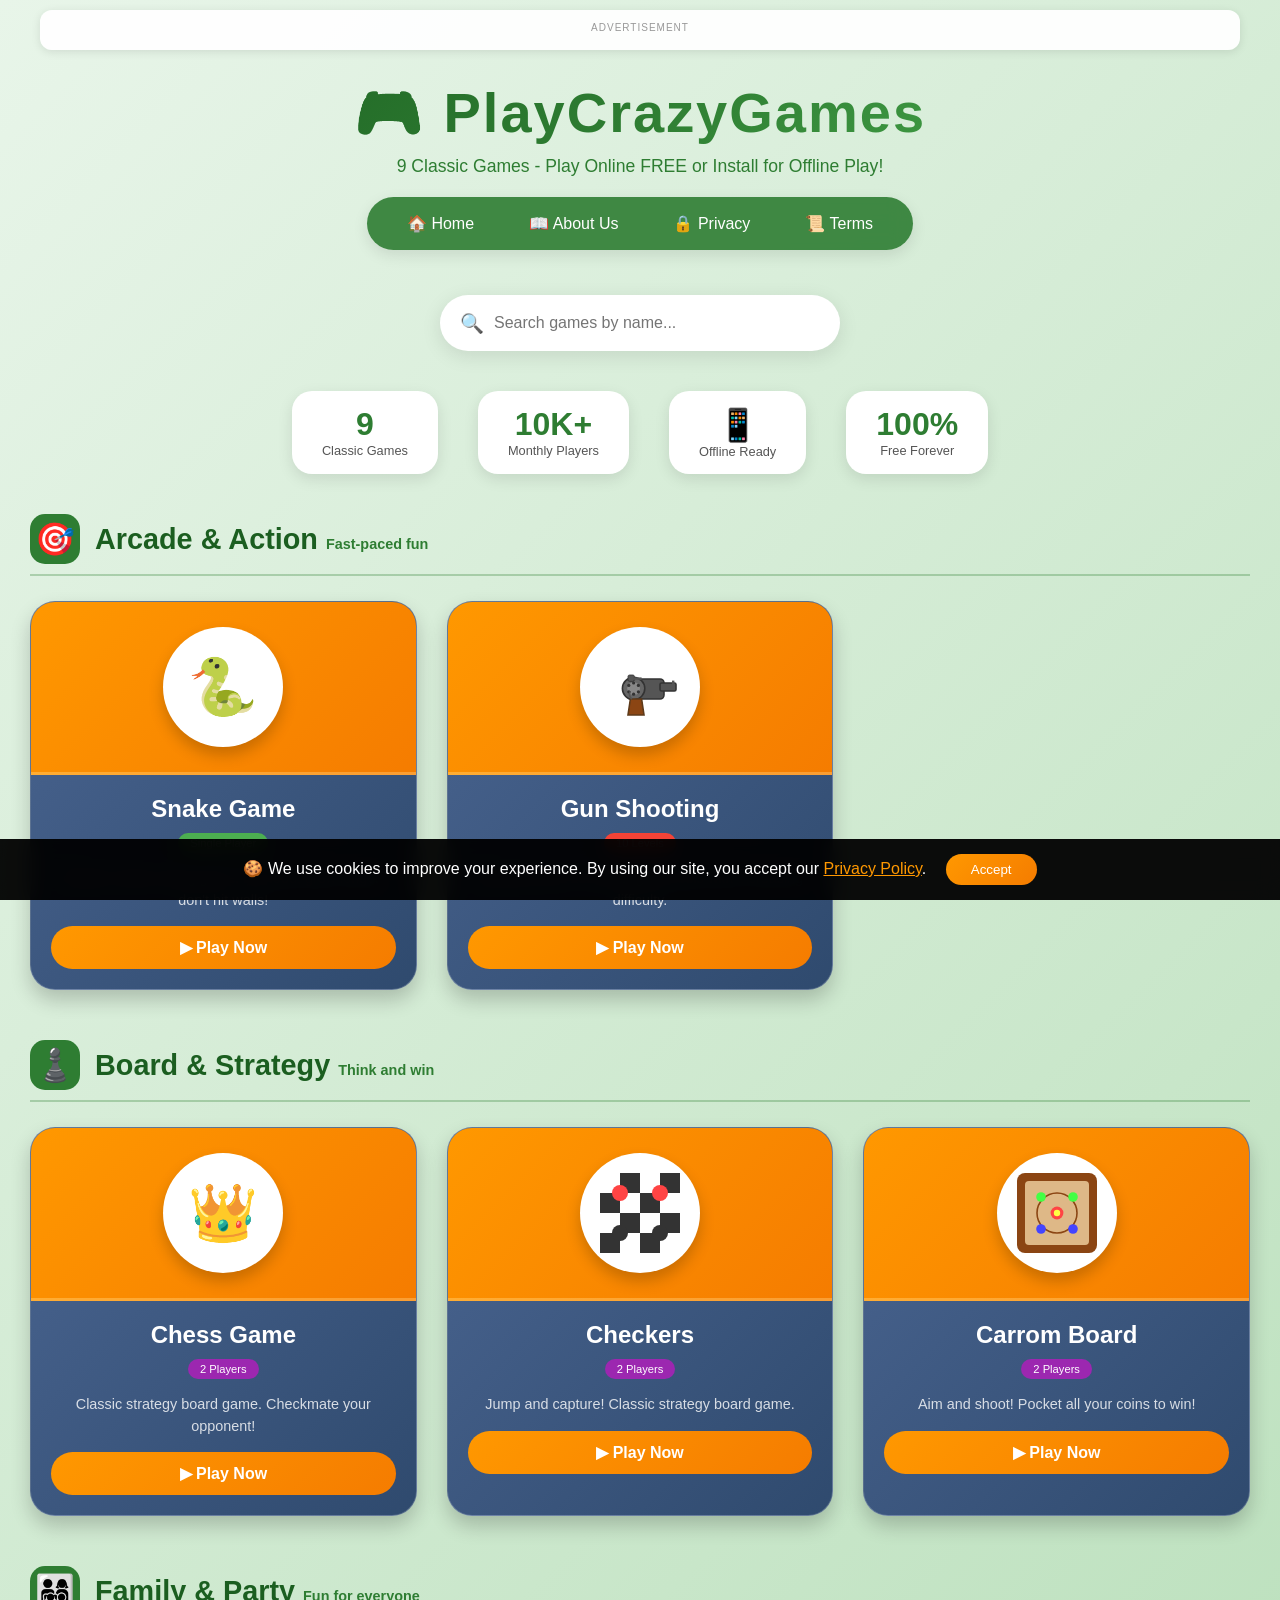
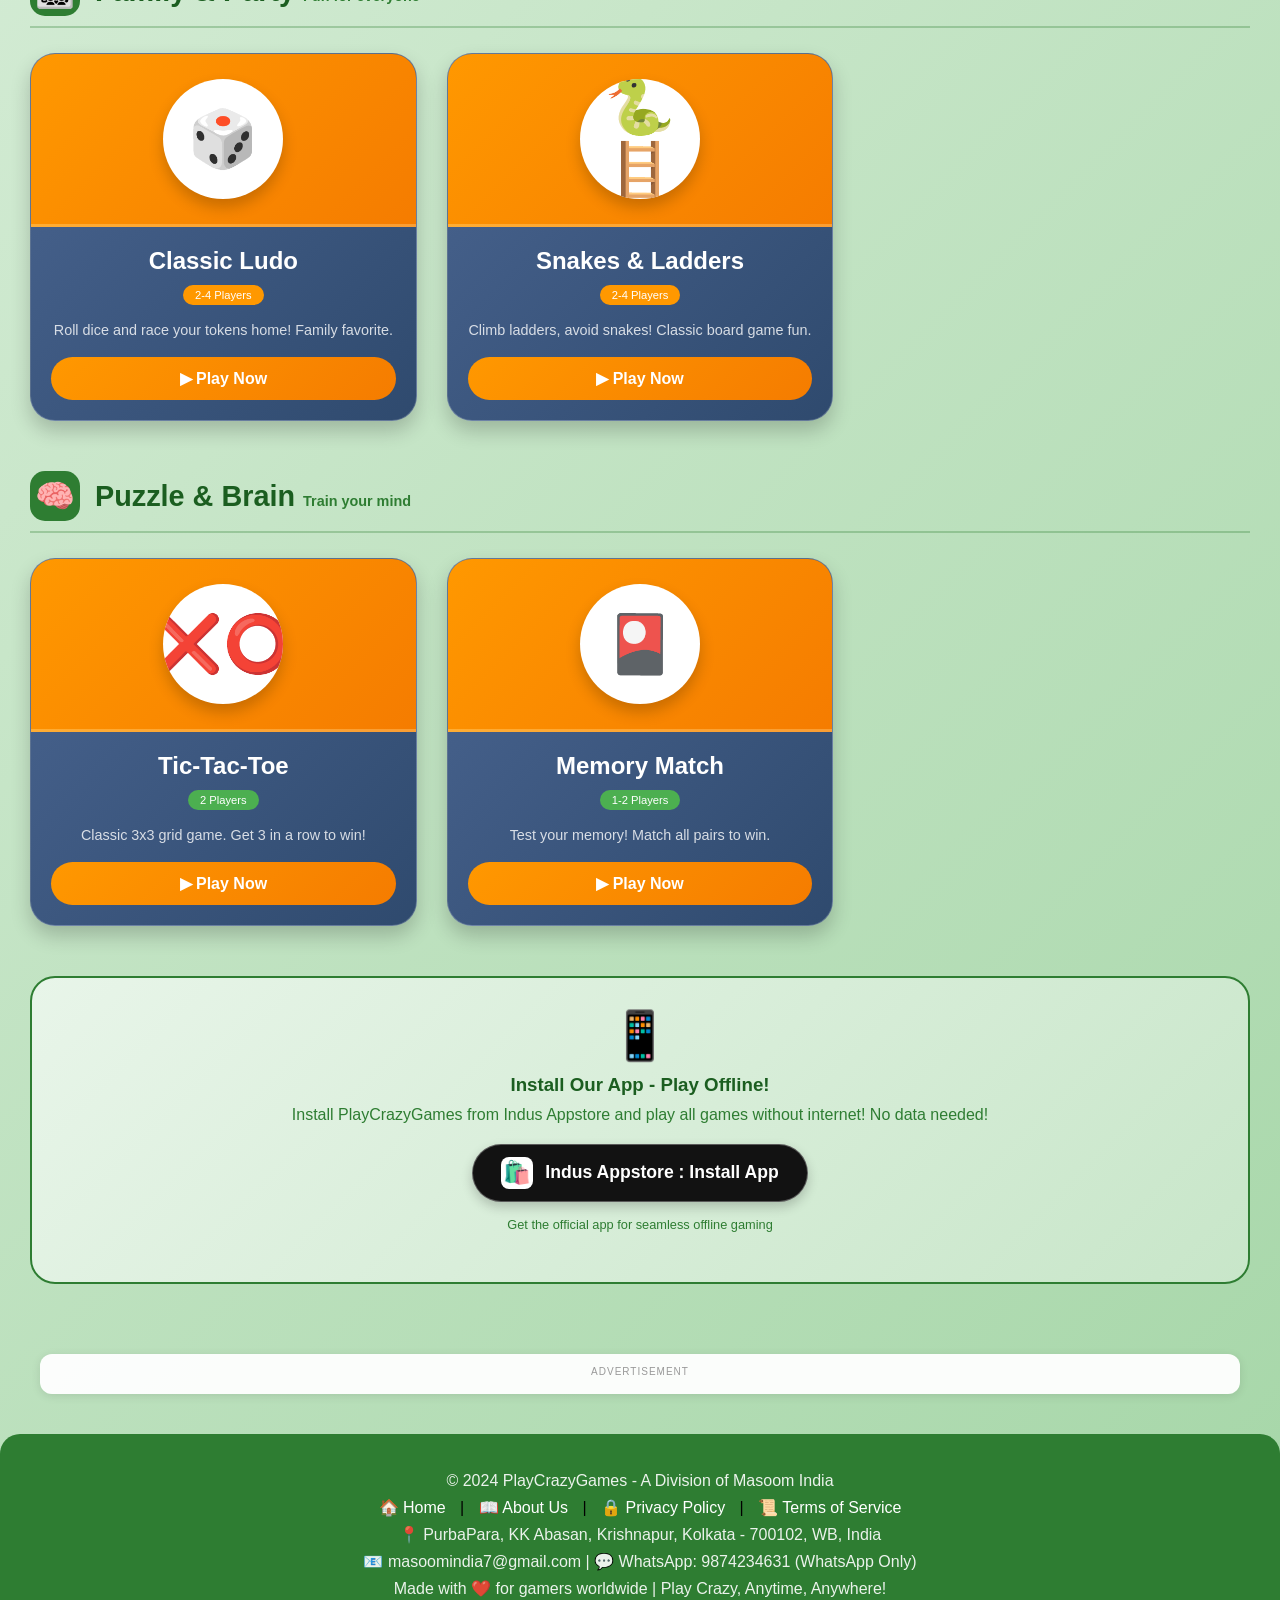
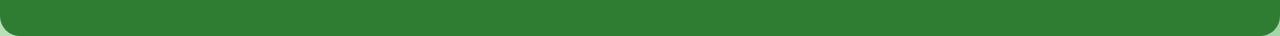
<file: index.html>
<!DOCTYPE html>
<html lang="en">
<head>
    <meta charset="UTF-8">
    <meta name="viewport" content="width=device-width, initial-scale=1.0, user-scalable=yes">
    <meta name="description" content="PlayCrazyGames - 9 Classic Games Online Free! Snake, Chess, Ludo, Gun Shooting, Tic-Tac-Toe, Memory Match, Carrom, Checkers, Snakes & Ladders. Play offline with PWA app!">
    <meta name="keywords" content="free games, online games, snake game, chess, ludo, gun shooting, carrom, checkers, tic tac toe, memory match, snakes and ladders">
    <meta name="author" content="Masoom India">
    <meta name="robots" content="index, follow">
    
    <!-- Open Graph Tags -->
    <meta property="og:title" content="PlayCrazyGames - 9 Classic Games Free">
    <meta property="og:description" content="Play Snake, Chess, Ludo, Gun Shooting & more! Install app for offline play.">
    <meta property="og:type" content="website">
    <meta property="og:url" content="https://raja1068.github.io/playcrazygames">
    
    <title>PlayCrazyGames - 9 Classic Games | Play Free Online & Offline</title>
    
    <!-- Google AdSense -->
    <script async src="https://pagead2.googlesyndication.com/pagead/js/adsbygoogle.js?client=ca-pub-9770610643444805" crossorigin="anonymous"></script>
    
    <style>
        * {
            margin: 0;
            padding: 0;
            box-sizing: border-box;
        }

        body {
            font-family: 'Poppins', 'Segoe UI', Tahoma, Geneva, Verdana, sans-serif;
            /* Light Green Background - as original */
            background: linear-gradient(135deg, #e8f5e9 0%, #c8e6c9 50%, #a5d6a7 100%);
            min-height: 100vh;
            overflow-x: hidden;
        }

        /* Custom Scrollbar */
        ::-webkit-scrollbar {
            width: 10px;
        }
        ::-webkit-scrollbar-track {
            background: #c8e6c9;
        }
        ::-webkit-scrollbar-thumb {
            background: linear-gradient(135deg, #2e7d32, #1b5e20);
            border-radius: 10px;
        }

        /* Ad Containers */
        .ad-container {
            background: rgba(255,255,255,0.95);
            text-align: center;
            padding: 12px;
            margin: 10px auto;
            border-radius: 12px;
            max-width: 1200px;
            box-shadow: 0 2px 10px rgba(0,0,0,0.1);
        }
        .ad-label {
            font-size: 10px;
            color: #999;
            margin-bottom: 5px;
            text-transform: uppercase;
            letter-spacing: 1px;
        }

        /* Main Container (no 3D perspective) */
        .container {
            max-width: 1400px;
            margin: 0 auto;
            padding: 20px 30px;
        }

        /* Header Styles */
        .main-header {
            text-align: center;
            margin-bottom: 40px;
            animation: fadeInDown 0.8s ease;
        }
        .main-header h1 {
            font-size: 3.5rem;
            background: linear-gradient(135deg, #1b5e20, #2e7d32, #4caf50);
            -webkit-background-clip: text;
            -webkit-text-fill-color: transparent;
            background-clip: text;
            margin-bottom: 10px;
            letter-spacing: 2px;
        }
        .tagline {
            color: #2e7d32;
            font-size: 1.1rem;
            margin-bottom: 20px;
            font-weight: 500;
        }
        
        /* Navigation Bar */
        .nav-bar {
            background: rgba(46, 125, 50, 0.9);
            backdrop-filter: blur(10px);
            border-radius: 50px;
            padding: 12px 25px;
            display: inline-flex;
            gap: 25px;
            margin-bottom: 25px;
            flex-wrap: wrap;
            justify-content: center;
            box-shadow: 0 5px 15px rgba(0,0,0,0.1);
        }
        .nav-bar a {
            color: white;
            text-decoration: none;
            font-weight: 500;
            transition: all 0.3s;
            padding: 5px 15px;
            border-radius: 25px;
        }
        .nav-bar a:hover {
            background: rgba(255,255,255,0.2);
            transform: translateY(-2px);
        }
        
        /* Search Box */
        .search-wrapper {
            max-width: 400px;
            margin: 20px auto 0;
        }
        .search-box {
            display: flex;
            align-items: center;
            background: white;
            border-radius: 50px;
            padding: 5px 20px;
            box-shadow: 0 5px 20px rgba(0,0,0,0.1);
        }
        .search-box input {
            flex: 1;
            padding: 14px 10px;
            border: none;
            outline: none;
            font-size: 1rem;
            border-radius: 50px;
            background: transparent;
        }
        .search-box .search-icon {
            font-size: 1.2rem;
            color: #999;
        }

        /* Category Section */
        .category {
            margin-bottom: 50px;
        }
        .category-title {
            display: flex;
            align-items: center;
            gap: 15px;
            margin-bottom: 25px;
            padding-bottom: 10px;
            border-bottom: 2px solid rgba(46, 125, 50, 0.3);
        }
        .category-icon {
            font-size: 2rem;
            background: #2e7d32;
            width: 50px;
            height: 50px;
            display: flex;
            align-items: center;
            justify-content: center;
            border-radius: 15px;
            color: white;
        }
        .category-title h2 {
            color: #1b5e20;
            font-size: 1.8rem;
            font-weight: 600;
        }
        .category-title span {
            color: #2e7d32;
            font-size: 0.9rem;
        }

        /* Games Grid - Flat, clean layout */
        .games-grid {
            display: grid;
            grid-template-columns: repeat(auto-fill, minmax(320px, 1fr));
            gap: 30px;
        }

        /* Game Card - Using HEX #4a6591 as per your request (previously navy replaced) */
        .game-card {
            background: linear-gradient(135deg, #4a6591 0%, #2f4a6e 100%);
            border-radius: 25px;
            text-align: center;
            transition: all 0.3s ease;
            cursor: pointer;
            border: 1px solid rgba(255,255,255,0.2);
            animation: fadeInUp 0.6s ease backwards;
            overflow: hidden;
            box-shadow: 0 10px 20px rgba(0,0,0,0.2);
        }
        .game-card:hover {
            transform: translateY(-8px);
            box-shadow: 0 20px 30px rgba(0,0,0,0.25);
            border-color: rgba(255,255,255,0.4);
        }
        
        /* Orange Background Space around Logo */
        .game-logo-container {
            background: linear-gradient(135deg, #ff9800 0%, #f57c00 100%);
            padding: 25px 20px;
            display: flex;
            align-items: center;
            justify-content: center;
            border-bottom: 3px solid rgba(255,255,255,0.2);
        }
        
        /* Game Logo */
        .game-logo {
            width: 120px;
            height: 120px;
            background: white;
            border-radius: 60px;
            display: flex;
            align-items: center;
            justify-content: center;
            margin: 0 auto;
            font-size: 3.5rem;
            box-shadow: 0 8px 15px rgba(0,0,0,0.2);
            transition: transform 0.3s;
            overflow: hidden;
        }
        .game-card:hover .game-logo {
            transform: scale(1.05) rotate(2deg);
        }
        
        /* Real Image Logos */
        .game-logo img {
            width: 80px;
            height: 80px;
            object-fit: contain;
        }
        
        /* Revolver SVG */
        .revolver-svg {
            width: 80px;
            height: 80px;
        }
        
        /* Text Content Area */
        .game-content {
            padding: 20px;
        }
        
        .game-card h3 {
            color: white;
            font-size: 1.5rem;
            margin-bottom: 10px;
        }
        
        .game-card p {
            color: rgba(255,255,255,0.8);
            font-size: 0.9rem;
            line-height: 1.5;
            margin-bottom: 15px;
        }
        
        .game-badge {
            display: inline-block;
            padding: 4px 12px;
            border-radius: 20px;
            font-size: 0.7rem;
            margin-bottom: 15px;
        }
        .badge-single { background: #4CAF50; color: white; }
        .badge-multi { background: #ff9800; color: white; }
        .badge-action { background: #f44336; color: white; }
        .badge-strategy { background: #9c27b0; color: white; }
        
        .play-btn {
            background: linear-gradient(135deg, #ff9800, #f57c00);
            color: white;
            border: none;
            padding: 12px 30px;
            border-radius: 40px;
            font-size: 1rem;
            font-weight: 600;
            cursor: pointer;
            transition: all 0.3s;
            width: 100%;
        }
        .play-btn:hover {
            transform: scale(1.02);
            box-shadow: 0 5px 15px rgba(255, 152, 0, 0.4);
        }

        /* Stats Bar */
        .stats-bar {
            display: flex;
            justify-content: center;
            gap: 40px;
            margin: 40px 0;
            flex-wrap: wrap;
        }
        .stat-item {
            text-align: center;
            background: white;
            padding: 15px 30px;
            border-radius: 20px;
            box-shadow: 0 5px 15px rgba(0,0,0,0.1);
        }
        .stat-number {
            font-size: 2rem;
            font-weight: bold;
            color: #2e7d32;
        }
        .stat-label {
            color: #555;
            font-size: 0.8rem;
        }

        /* Offline Promotion - Removed old install steps, added Indus Appstore Button */
        .offline-promo {
            background: linear-gradient(135deg, #e8f5e9, #c8e6c9);
            border-radius: 25px;
            padding: 30px;
            text-align: center;
            margin: 40px 0;
            border: 2px solid #2e7d32;
        }
        .offline-promo h3 {
            color: #1b5e20;
            margin-bottom: 10px;
        }
        .offline-promo p {
            color: #2e7d32;
            margin-bottom: 20px;
        }
        
        /* Indus Appstore Button Styles */
        .indus-btn {
            display: inline-flex;
            align-items: center;
            justify-content: center;
            gap: 12px;
            background: #121212;
            color: white;
            text-decoration: none;
            font-weight: bold;
            font-size: 1.1rem;
            padding: 12px 28px;
            border-radius: 50px;
            transition: all 0.3s;
            box-shadow: 0 5px 12px rgba(0,0,0,0.2);
            border: 1px solid rgba(255,255,255,0.3);
            cursor: pointer;
        }
        .indus-btn:hover {
            transform: translateY(-3px);
            background: #2c2c2c;
            box-shadow: 0 10px 20px rgba(0,0,0,0.3);
        }
        .indus-logo {
            width: 32px;
            height: 32px;
            background: white;
            border-radius: 8px;
            display: flex;
            align-items: center;
            justify-content: center;
            font-size: 1.4rem;
            font-weight: bold;
            color: #121212;
        }
        /* You can replace the inner text with an actual SVG if needed, but emoji/icon is fine */
        
        /* Footer */
        footer {
            text-align: center;
            padding: 30px;
            margin-top: 40px;
            background: #2e7d32;
            border-radius: 20px;
        }
        footer p {
            color: rgba(255,255,255,0.9);
            margin: 8px 0;
        }
        .footer-links a {
            color: white;
            text-decoration: none;
            margin: 0 10px;
        }
        .footer-links a:hover {
            text-decoration: underline;
        }

        /* Cookie Consent */
        #cookieConsent {
            position: fixed;
            bottom: 0;
            left: 0;
            right: 0;
            background: rgba(0,0,0,0.95);
            backdrop-filter: blur(10px);
            color: white;
            padding: 15px;
            text-align: center;
            z-index: 9999;
            display: none;
        }
        #acceptCookies {
            background: linear-gradient(135deg, #ff9800, #f57c00);
            color: white;
            border: none;
            padding: 8px 25px;
            margin-left: 15px;
            border-radius: 25px;
            cursor: pointer;
        }

        /* Animations - simple fade */
        @keyframes fadeInDown {
            from { opacity: 0; transform: translateY(-30px); }
            to { opacity: 1; transform: translateY(0); }
        }
        @keyframes fadeInUp {
            from { opacity: 0; transform: translateY(30px); }
            to { opacity: 1; transform: translateY(0); }
        }

        /* Responsive */
        @media (max-width: 768px) {
            .container { padding: 15px; }
            .main-header h1 { font-size: 2rem; }
            .nav-bar { gap: 10px; padding: 10px 15px; }
            .nav-bar a { font-size: 0.8rem; padding: 5px 10px; }
            .category-title h2 { font-size: 1.3rem; }
            .games-grid { gap: 20px; }
            .stats-bar { gap: 15px; }
            .stat-item { padding: 10px 20px; }
            .stat-number { font-size: 1.3rem; }
            .game-logo { width: 90px; height: 90px; font-size: 2.5rem; }
            .game-logo img { width: 60px; height: 60px; }
            .indus-btn { font-size: 0.9rem; padding: 10px 20px; }
            .indus-logo { width: 26px; height: 26px; font-size: 1.2rem; }
        }
    </style>
</head>
<body>
    <!-- Top Ad -->
    <div class="ad-container ad-top">
        <div class="ad-label">Advertisement</div>
        <ins class="adsbygoogle" style="display:block" data-ad-client="ca-pub-9770610643444805" data-ad-format="auto" data-full-width-responsive="true"></ins>
        <script>(adsbygoogle = window.adsbygoogle || []).push({});</script>
    </div>

    <div class="container">
        <!-- Header -->
        <div class="main-header">
            <h1>🎮 PlayCrazyGames</h1>
            <p class="tagline">9 Classic Games - Play Online FREE or Install for Offline Play!</p>
            
            <div class="nav-bar">
                <a href="index.html">🏠 Home</a>
                <a href="about.html">📖 About Us</a>
                <a href="privacy-policy.html">🔒 Privacy</a>
                <a href="terms-of-service.html">📜 Terms</a>
            </div>
            
            <div class="search-wrapper">
                <div class="search-box">
                    <span class="search-icon">🔍</span>
                    <input type="text" id="gameSearch" placeholder="Search games by name...">
                </div>
            </div>
        </div>

        <!-- Stats Bar -->
        <div class="stats-bar">
            <div class="stat-item">
                <div class="stat-number">9</div>
                <div class="stat-label">Classic Games</div>
            </div>
            <div class="stat-item">
                <div class="stat-number">10K+</div>
                <div class="stat-label">Monthly Players</div>
            </div>
            <div class="stat-item">
                <div class="stat-number">📱</div>
                <div class="stat-label">Offline Ready</div>
            </div>
            <div class="stat-item">
                <div class="stat-number">100%</div>
                <div class="stat-label">Free Forever</div>
            </div>
        </div>

        <!-- Category 1: Arcade & Action Games -->
        <div class="category">
            <div class="category-title">
                <div class="category-icon">🎯</div>
                <h2>Arcade & Action <span>Fast-paced fun</span></h2>
            </div>
            <div class="games-grid">
                <!-- Snake Game -->
                <div class="game-card" data-game="snake" data-name="snake game">
                    <div class="game-logo-container">
                        <div class="game-logo">🐍</div>
                    </div>
                    <div class="game-content">
                        <h3>Snake Game</h3>
                        <span class="game-badge badge-single">Single Player</span>
                        <p>Classic snake eating game. Eat food, grow longer, don't hit walls!</p>
                        <button class="play-btn">▶ Play Now</button>
                    </div>
                </div>
                
                <!-- Gun Shooting with Real Revolver SVG -->
                <div class="game-card" data-game="gunshooting" data-name="gun shooting">
                    <div class="game-logo-container">
                        <div class="game-logo">
                            <svg class="revolver-svg" viewBox="0 0 100 100" fill="none" xmlns="http://www.w3.org/2000/svg">
                                <rect x="35" y="40" width="45" height="25" rx="5" fill="#555" stroke="#333" stroke-width="2"/>
                                <circle cx="42" cy="52" r="14" fill="#666" stroke="#333" stroke-width="2"/>
                                <circle cx="42" cy="52" r="8" fill="#888"/>
                                <circle cx="42" cy="45" r="2" fill="#333"/>
                                <circle cx="48" cy="48" r="2" fill="#333"/>
                                <circle cx="48" cy="56" r="2" fill="#333"/>
                                <circle cx="42" cy="59" r="2" fill="#333"/>
                                <circle cx="36" cy="56" r="2" fill="#333"/>
                                <circle cx="36" cy="48" r="2" fill="#333"/>
                                <rect x="75" y="45" width="20" height="10" rx="2" fill="#555" stroke="#333" stroke-width="2"/>
                                <path d="M38 65 L35 85 L55 85 L52 65 Z" fill="#8B4513" stroke="#5D3A1A" stroke-width="2"/>
                                <path d="M38 55 Q35 62 40 65" fill="none" stroke="#555" stroke-width="2"/>
                                <rect x="35" y="35" width="8" height="8" rx="2" fill="#555" stroke="#333" stroke-width="1"/>
                                <rect x="90" y="42" width="3" height="6" fill="#555"/>
                                <rect x="42" y="38" width="10" height="3" fill="#555"/>
                            </svg>
                        </div>
                    </div>
                    <div class="game-content">
                        <h3>Gun Shooting</h3>
                        <span class="game-badge badge-action">10 Levels</span>
                        <p>Test your aim! 10 challenging levels with increasing difficulty.</p>
                        <button class="play-btn">▶ Play Now</button>
                    </div>
                </div>
            </div>
        </div>

        <!-- Category 2: Board & Strategy Games -->
        <div class="category">
            <div class="category-title">
                <div class="category-icon">♟️</div>
                <h2>Board & Strategy <span>Think and win</span></h2>
            </div>
            <div class="games-grid">
                <!-- Chess with King Logo -->
                <div class="game-card" data-game="chess" data-name="chess">
                    <div class="game-logo-container">
                        <div class="game-logo">👑</div>
                    </div>
                    <div class="game-content">
                        <h3>Chess Game</h3>
                        <span class="game-badge badge-strategy">2 Players</span>
                        <p>Classic strategy board game. Checkmate your opponent!</p>
                        <button class="play-btn">▶ Play Now</button>
                    </div>
                </div>
                
                <!-- Checkers with Checker Board Image -->
                <div class="game-card" data-game="checkers" data-name="checkers">
                    <div class="game-logo-container">
                        <div class="game-logo">
                            <img src="data:image/svg+xml,%3Csvg xmlns='http://www.w3.org/2000/svg' viewBox='0 0 100 100'%3E%3Crect width='100' height='100' fill='%23333'/%3E%3Crect x='0' y='0' width='25' height='25' fill='%23fff'/%3E%3Crect x='50' y='0' width='25' height='25' fill='%23fff'/%3E%3Crect x='25' y='25' width='25' height='25' fill='%23fff'/%3E%3Crect x='75' y='25' width='25' height='25' fill='%23fff'/%3E%3Crect x='0' y='50' width='25' height='25' fill='%23fff'/%3E%3Crect x='50' y='50' width='25' height='25' fill='%23fff'/%3E%3Crect x='25' y='75' width='25' height='25' fill='%23fff'/%3E%3Crect x='75' y='75' width='25' height='25' fill='%23fff'/%3E%3Ccircle cx='25' cy='25' r='10' fill='%23ff4444'/%3E%3Ccircle cx='75' cy='25' r='10' fill='%23ff4444'/%3E%3Ccircle cx='25' cy='75' r='10' fill='%23333'/%3E%3Ccircle cx='75' cy='75' r='10' fill='%23333'/%3E%3C/svg%3E" alt="Checker Board">
                        </div>
                    </div>
                    <div class="game-content">
                        <h3>Checkers</h3>
                        <span class="game-badge badge-strategy">2 Players</span>
                        <p>Jump and capture! Classic strategy board game.</p>
                        <button class="play-btn">▶ Play Now</button>
                    </div>
                </div>
                
                <!-- Carrom with Carrom Board Image -->
                <div class="game-card" data-game="carrom" data-name="carrom">
                    <div class="game-logo-container">
                        <div class="game-logo">
                            <img src="data:image/svg+xml,%3Csvg xmlns='http://www.w3.org/2000/svg' viewBox='0 0 100 100'%3E%3Crect width='100' height='100' fill='%238B4513' rx='10'/%3E%3Crect x='10' y='10' width='80' height='80' fill='%23DEB887' rx='5'/%3E%3Ccircle cx='50' cy='50' r='25' fill='none' stroke='%238B4513' stroke-width='2'/%3E%3Ccircle cx='50' cy='50' r='8' fill='%23ff4444'/%3E%3Ccircle cx='30' cy='30' r='6' fill='%2344ff44'/%3E%3Ccircle cx='70' cy='30' r='6' fill='%2344ff44'/%3E%3Ccircle cx='30' cy='70' r='6' fill='%234444ff'/%3E%3Ccircle cx='70' cy='70' r='6' fill='%234444ff'/%3E%3Ccircle cx='50' cy='50' r='4' fill='%23ffff44'/%3E%3C/svg%3E" alt="Carrom Board">
                        </div>
                    </div>
                    <div class="game-content">
                        <h3>Carrom Board</h3>
                        <span class="game-badge badge-strategy">2 Players</span>
                        <p>Aim and shoot! Pocket all your coins to win!</p>
                        <button class="play-btn">▶ Play Now</button>
                    </div>
                </div>
            </div>
        </div>

        <!-- Category 3: Family & Party Games -->
        <div class="category">
            <div class="category-title">
                <div class="category-icon">👨‍👩‍👧‍👦</div>
                <h2>Family & Party <span>Fun for everyone</span></h2>
            </div>
            <div class="games-grid">
                <!-- Ludo -->
                <div class="game-card" data-game="ludo" data-name="ludo">
                    <div class="game-logo-container">
                        <div class="game-logo">🎲</div>
                    </div>
                    <div class="game-content">
                        <h3>Classic Ludo</h3>
                        <span class="game-badge badge-multi">2-4 Players</span>
                        <p>Roll dice and race your tokens home! Family favorite.</p>
                        <button class="play-btn">▶ Play Now</button>
                    </div>
                </div>
                
                <!-- Snakes & Ladders -->
                <div class="game-card" data-game="snakesladders" data-name="snakes and ladders">
                    <div class="game-logo-container">
                        <div class="game-logo">🐍🪜</div>
                    </div>
                    <div class="game-content">
                        <h3>Snakes & Ladders</h3>
                        <span class="game-badge badge-multi">2-4 Players</span>
                        <p>Climb ladders, avoid snakes! Classic board game fun.</p>
                        <button class="play-btn">▶ Play Now</button>
                    </div>
                </div>
            </div>
        </div>

        <!-- Category 4: Puzzle & Brain Games -->
        <div class="category">
            <div class="category-title">
                <div class="category-icon">🧠</div>
                <h2>Puzzle & Brain <span>Train your mind</span></h2>
            </div>
            <div class="games-grid">
                <!-- Tic-Tac-Toe -->
                <div class="game-card" data-game="tictactoe" data-name="tic tac toe">
                    <div class="game-logo-container">
                        <div class="game-logo">❌⭕</div>
                    </div>
                    <div class="game-content">
                        <h3>Tic-Tac-Toe</h3>
                        <span class="game-badge badge-single">2 Players</span>
                        <p>Classic 3x3 grid game. Get 3 in a row to win!</p>
                        <button class="play-btn">▶ Play Now</button>
                    </div>
                </div>
                
                <!-- Memory Match -->
                <div class="game-card" data-game="memory" data-name="memory match">
                    <div class="game-logo-container">
                        <div class="game-logo">🎴</div>
                    </div>
                    <div class="game-content">
                        <h3>Memory Match</h3>
                        <span class="game-badge badge-single">1-2 Players</span>
                        <p>Test your memory! Match all pairs to win.</p>
                        <button class="play-btn">▶ Play Now</button>
                    </div>
                </div>
            </div>
        </div>

        <!-- Offline App Promotion - Indus Appstore Button Only (removed Chrome/Safari/Firefox) -->
        <div class="offline-promo">
            <div style="font-size: 3rem; margin-bottom: 10px;">📱</div>
            <h3>Install Our App - Play Offline!</h3>
            <p>Install PlayCrazyGames from Indus Appstore and play all games without internet! No data needed!</p>
            <a href="#" id="indusInstallBtn" class="indus-btn">
                <span class="indus-logo">🛍️</span>
                Indus Appstore : Install App
            </a>
            <p style="font-size: 0.8rem; margin-top: 15px;">Get the official app for seamless offline gaming</p>
        </div>
    </div>

    <!-- Bottom Ad -->
    <div class="ad-container ad-bottom">
        <div class="ad-label">Advertisement</div>
        <ins class="adsbygoogle" style="display:block" data-ad-client="ca-pub-9770610643444805" data-ad-format="auto" data-full-width-responsive="true"></ins>
        <script>(adsbygoogle = window.adsbygoogle || []).push({});</script>
    </div>

    <!-- Footer -->
    <footer>
        <p>© 2024 PlayCrazyGames - A Division of Masoom India</p>
        <div class="footer-links">
            <a href="index.html">🏠 Home</a> |
            <a href="about.html">📖 About Us</a> |
            <a href="privacy-policy.html">🔒 Privacy Policy</a> |
            <a href="terms-of-service.html">📜 Terms of Service</a>
        </div>
        <p>📍 PurbaPara, KK Abasan, Krishnapur, Kolkata - 700102, WB, India</p>
        <p>📧 masoomindia7@gmail.com | 💬 WhatsApp: 9874234631 (WhatsApp Only)</p>
        <p>Made with ❤️ for gamers worldwide | Play Crazy, Anytime, Anywhere!</p>
    </footer>

    <!-- Cookie Consent -->
    <div id="cookieConsent">
        <p>🍪 We use cookies to improve your experience. By using our site, you accept our 
            <a href="privacy-policy.html" style="color: #ff9800;">Privacy Policy</a>.
            <button id="acceptCookies">Accept</button>
        </p>
    </div>

    <script>
        // GAME NAVIGATION
        const gameUrls = {
            snake: 'snake-game/index.html',
            tictactoe: 'tic-tac-toe/index.html',
            memory: 'memory-match/index.html',
            chess: 'chess-game/index.html',
            snakesladders: 'snakes-ladders/index.html',
            carrom: 'carrom-game/index.html',
            gunshooting: 'gun-shooting/index.html',
            ludo: 'ludo-game/index.html',
            checkers: 'checkers-game/index.html'
        };
        
        document.querySelectorAll('.play-btn').forEach(btn => {
            btn.addEventListener('click', (e) => {
                e.stopPropagation();
                const card = e.target.closest('.game-card');
                const game = card.dataset.game;
                if (gameUrls[game]) {
                    window.location.href = gameUrls[game];
                }
            });
        });
        
        document.querySelectorAll('.game-card').forEach(card => {
            card.addEventListener('click', (e) => {
                if (!e.target.classList.contains('play-btn')) {
                    const game = card.dataset.game;
                    if (gameUrls[game]) {
                        window.location.href = gameUrls[game];
                    }
                }
            });
        });

        // SEARCH FUNCTIONALITY
        const searchInput = document.getElementById('gameSearch');
        if (searchInput) {
            searchInput.addEventListener('input', function(e) {
                const searchTerm = e.target.value.toLowerCase().trim();
                const allCards = document.querySelectorAll('.game-card');
                
                allCards.forEach(card => {
                    const gameName = card.dataset.name;
                    const gameTitle = card.querySelector('h3').innerText.toLowerCase();
                    
                    if (searchTerm === '' || gameName.includes(searchTerm) || gameTitle.includes(searchTerm)) {
                        card.style.display = 'block';
                        card.style.animation = 'fadeInUp 0.4s ease';
                    } else {
                        card.style.display = 'none';
                    }
                });
            });
        }

        // COOKIE CONSENT
        if (!localStorage.getItem('cookiesAccepted')) {
            document.getElementById('cookieConsent').style.display = 'block';
        }
        
        document.getElementById('acceptCookies').addEventListener('click', () => {
            localStorage.setItem('cookiesAccepted', 'true');
            document.getElementById('cookieConsent').style.display = 'none';
        });

        // Indus Appstore Button action (placeholder link - replace with actual store URL when available)
        const indusBtn = document.getElementById('indusInstallBtn');
        if (indusBtn) {
            indusBtn.addEventListener('click', (e) => {
                e.preventDefault();
                // Replace with the official Indus Appstore page for your app
                alert('Redirect to Indus Appstore (App Store) - In production, link to your app page.');
                // window.location.href = 'https://www.indusappstore.com/playcrazygames';
            });
        }

        console.log('🎮 PlayCrazyGames Loaded! Light Green Theme | Indus Appstore Button Ready');
    </script>
</body>
</html>
</file>
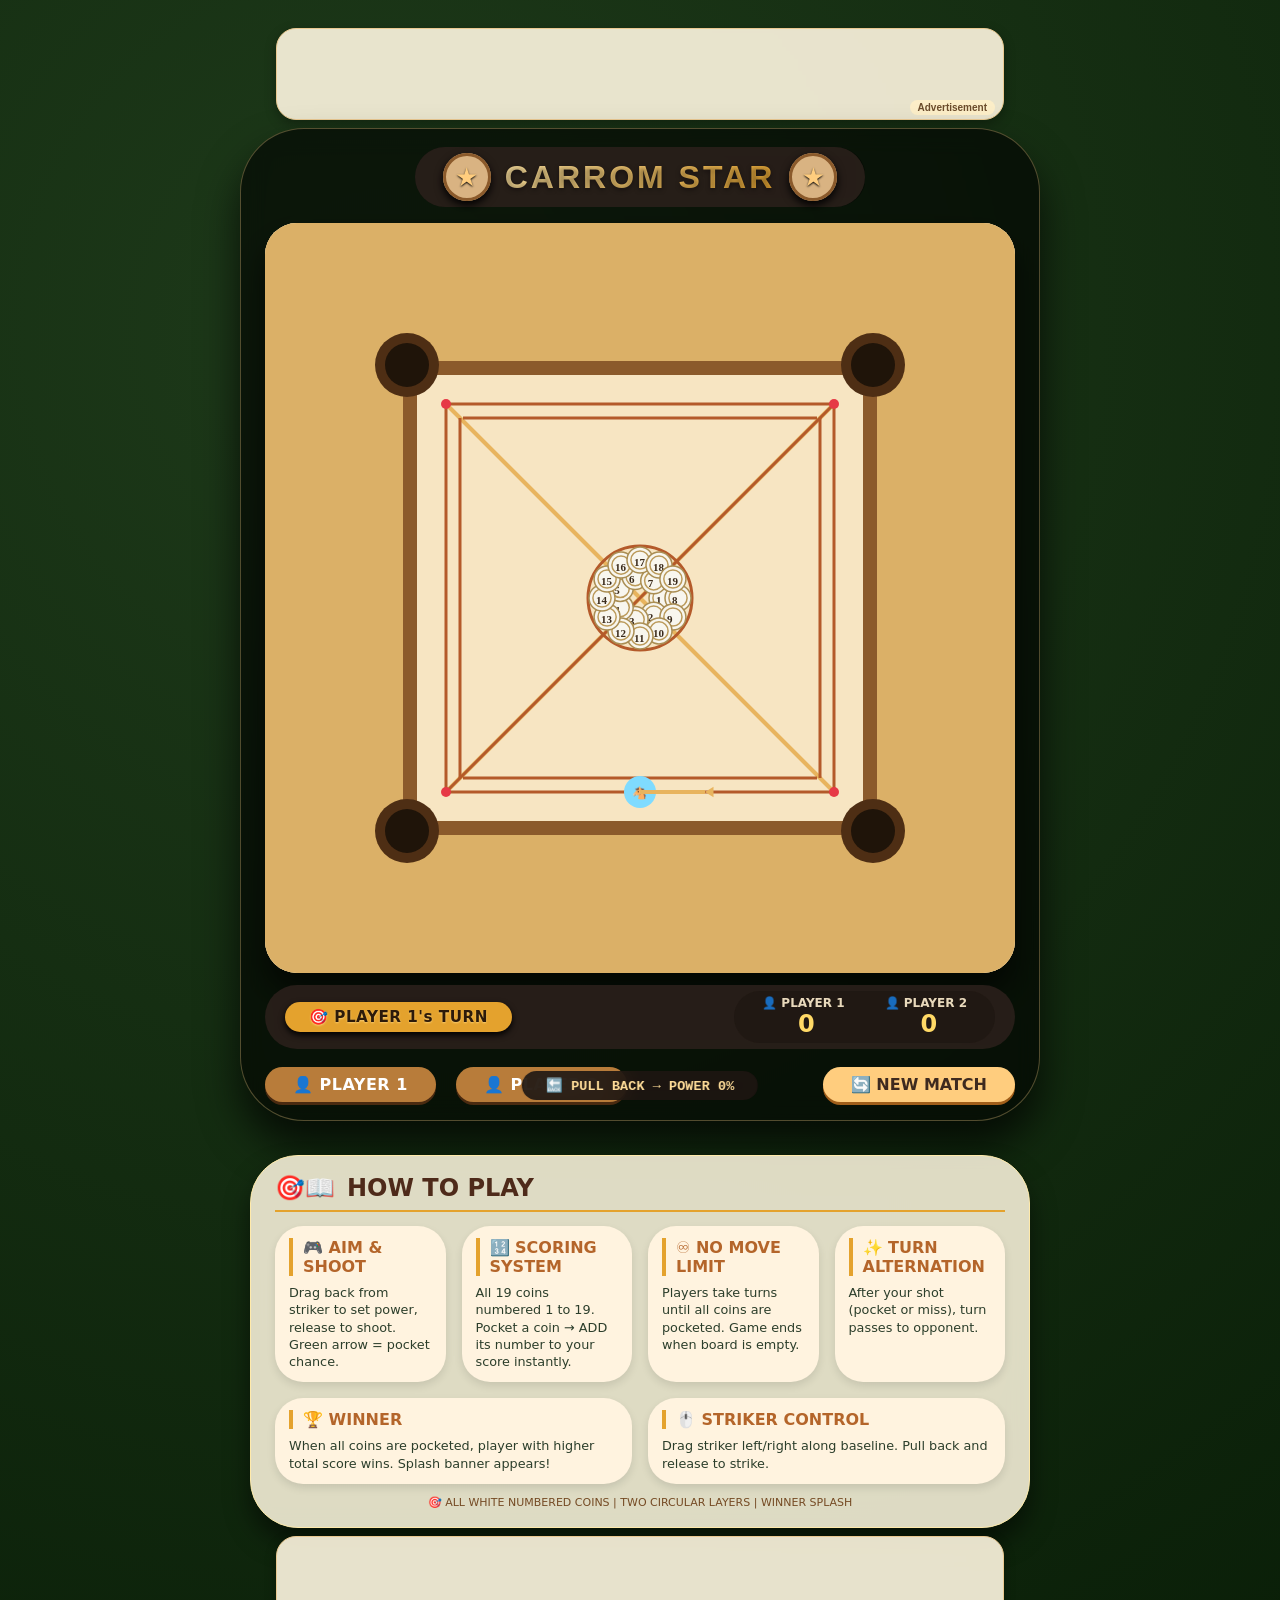
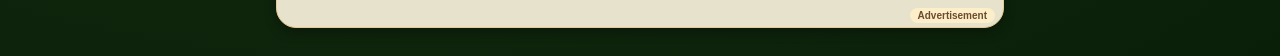
<file: carrom-game/index.html>
<!DOCTYPE html>
<html lang="en">
<head>
    <meta charset="UTF-8">
    <meta name="viewport" content="width=device-width, initial-scale=1.0, user-scalable=no">
    <title>CARROM STAR – 2P Hot Seat | Numbered Coins | Winner Splash</title>
    <!-- Google AdSense -->
    <script async src="https://pagead2.googlesyndication.com/pagead/js/adsbygoogle.js?client=ca-pub-9770610643444805"
     crossorigin="anonymous"></script>
    <style>
        * {
            user-select: none;
            -webkit-tap-highlight-color: transparent;
            box-sizing: border-box;
        }
        body {
            background: radial-gradient(circle at 30% 20%, #1e3a1a, #0a1f08);
            display: flex;
            justify-content: center;
            align-items: center;
            min-height: 100vh;
            font-family: 'Segoe UI', 'Poppins', system-ui, sans-serif;
            margin: 0;
            padding: 20px;
            flex-direction: column;
        }
        .ad-container {
            position: relative;
            background: rgba(255, 248, 225, 0.9);
            border-radius: 20px;
            margin: 8px auto;
            overflow: hidden;
            max-width: 100%;
            display: flex;
            justify-content: center;
            align-items: center;
            box-shadow: 0 4px 12px rgba(0,0,0,0.3);
            border: 1px solid #e9c891;
            min-height: 90px;
            width: 728px;
            max-width: 90vw;
            backdrop-filter: blur(2px);
        }
        .ad-label {
            position: absolute;
            bottom: 4px;
            right: 8px;
            font-size: 10px;
            color: #6b4c2c;
            background: rgba(255,240,200,0.9);
            padding: 2px 8px;
            border-radius: 20px;
            font-family: sans-serif;
            font-weight: bold;
            pointer-events: none;
        }
        .game-wrapper {
            display: flex;
            flex-direction: column;
            align-items: center;
            gap: 14px;
        }
        .game-container {
            display: flex;
            flex-direction: column;
            align-items: center;
            gap: 12px;
            background: rgba(0,0,0,0.6);
            padding: 18px 24px;
            border-radius: 64px;
            backdrop-filter: blur(12px);
            box-shadow: 0 25px 40px rgba(0,0,0,0.7);
            border: 1px solid #eac28155;
            position: relative;
        }
        .game-header {
            display: flex;
            align-items: center;
            justify-content: center;
            gap: 14px;
            background: #2b211be6;
            padding: 6px 28px;
            border-radius: 60px;
            margin-bottom: 4px;
            backdrop-filter: blur(8px);
        }
        .game-header h1 {
            font-family: 'Poppins', sans-serif;
            font-size: 2rem;
            letter-spacing: 3px;
            background: linear-gradient(135deg, #f9e0a0, #e4a22d);
            -webkit-background-clip: text;
            background-clip: text;
            color: transparent;
            text-shadow: 0 2px 5px rgba(0,0,0,0.4);
            margin: 0;
        }
        .board-icon {
            width: 48px;
            height: 48px;
            background: #d9b382;
            border-radius: 50%;
            position: relative;
            box-shadow: inset 0 0 0 3px #8b5a2b, 0 4px 8px black;
        }
        .board-icon::before {
            content: "★";
            position: absolute;
            top: 50%;
            left: 50%;
            transform: translate(-50%, -50%);
            font-size: 26px;
            color: #ffcd7e;
            text-shadow: 0 1px 2px black;
        }
        canvas {
            display: block;
            box-shadow: 0 20px 30px rgba(0,0,0,0.6), inset 0 0 0 3px #f7e3b2;
            border-radius: 32px;
            cursor: grab;
            background: #d9b382;
            width: 100%;
            height: auto;
        }
        canvas:active { cursor: grabbing; }
        .info-panel {
            display: flex;
            justify-content: space-between;
            align-items: center;
            width: 100%;
            gap: 20px;
            background: #2b211be6;
            padding: 6px 20px;
            border-radius: 60px;
            backdrop-filter: blur(8px);
            flex-wrap: wrap;
        }
        .turn-indicator {
            background: #e4a22d;
            padding: 6px 24px;
            border-radius: 48px;
            font-weight: bold;
            color: #2c1a0a;
            text-shadow: 0 1px 2px rgba(255,215,130,0.8);
            box-shadow: 0 3px 6px black;
            font-size: 0.95rem;
            min-width: 190px;
            text-align: center;
            letter-spacing: 0.5px;
        }
        .score-board {
            display: flex;
            gap: 40px;
            background: #1e1712cc;
            padding: 5px 28px;
            border-radius: 48px;
            backdrop-filter: blur(6px);
        }
        .score-item {
            font-weight: bold;
            color: #ffefcf;
            font-size: 0.9rem;
            text-align: center;
        }
        .score-item .label {
            font-size: 0.75rem;
            opacity: 0.9;
        }
        .score-item .score-value {
            font-size: 1.5rem;
            font-weight: bold;
            color: #ffd966;
            margin-left: 6px;
        }
        .button-group {
            display: flex;
            gap: 20px;
            margin-top: 6px;
            justify-content: space-between;
            width: 100%;
            flex-wrap: wrap;
        }
        .turn-buttons {
            display: flex;
            gap: 20px;
        }
        .action-btn {
            background: #9b6a3a;
            border: none;
            font-weight: bold;
            padding: 8px 28px;
            border-radius: 40px;
            font-size: 1rem;
            cursor: pointer;
            color: white;
            box-shadow: 0 3px 0 #4a2a10;
            transition: 0.07s linear;
            font-family: inherit;
        }
        .action-btn:active { transform: translateY(2px); box-shadow: 0 1px 0 #4a2a10; }
        .turn-btn { background: #b87c3a; min-width: 150px; font-weight: bold; letter-spacing: 0.5px; }
        .reset-btn { background: #ffcd7e; color: #3e2a1f; box-shadow: 0 3px 0 #a05e1a; margin-left: auto; font-weight: bold; }
        .power-meter {
            position: absolute;
            bottom: 20px;
            left: 50%;
            transform: translateX(-50%);
            background: #1e1712e8;
            backdrop-filter: blur(10px);
            padding: 6px 24px;
            border-radius: 100px;
            font-weight: bold;
            pointer-events: none;
            font-size: 0.85rem;
            color: #ffdd99;
            font-family: monospace;
            z-index: 20;
            white-space: nowrap;
            transition: 0.1s;
        }
        .power-meter.green-active { background: #2e7d32e6; color: #ffffff; text-shadow: 0 0 6px #00aa2b; }
        
        /* WINNER SPLASH BANNER */
        .winner-splash {
            position: fixed;
            top: 50%;
            left: 50%;
            transform: translate(-50%, -50%) scale(0);
            background: linear-gradient(135deg, #ffd700, #ffb347);
            color: #2c1a0a;
            font-size: 3rem;
            font-weight: bold;
            padding: 30px 60px;
            border-radius: 80px;
            text-align: center;
            z-index: 100;
            box-shadow: 0 0 50px rgba(255,215,0,0.8), 0 20px 40px rgba(0,0,0,0.4);
            border: 4px solid #fff8e0;
            white-space: nowrap;
            font-family: 'Poppins', sans-serif;
            letter-spacing: 4px;
            transition: transform 0.3s cubic-bezier(0.68, -0.55, 0.265, 1.55);
            pointer-events: none;
        }
        .winner-splash.show {
            transform: translate(-50%, -50%) scale(1);
        }
        .winner-splash small {
            font-size: 1.2rem;
            display: block;
            margin-top: 10px;
            color: #3e2a1f;
        }
        
        .howto-card {
            background: #fef7e0dd;
            backdrop-filter: blur(12px);
            border-radius: 48px;
            margin-top: 20px;
            width: 100%;
            max-width: 780px;
            padding: 18px 24px;
            box-shadow: 0 15px 25px rgba(0,0,0,0.5);
            border: 1px solid #ffeaab;
            transition: 0.2s;
        }
        .howto-header {
            display: flex;
            align-items: center;
            gap: 12px;
            font-size: 1.5rem;
            font-weight: bold;
            color: #4e2a1a;
            border-bottom: 2px solid #e4a22d;
            padding-bottom: 8px;
            margin-bottom: 14px;
        }
        .howto-grid {
            display: flex;
            flex-wrap: wrap;
            gap: 16px;
            justify-content: space-between;
        }
        .rule-item {
            flex: 1;
            min-width: 170px;
            background: #fff3df;
            padding: 12px 14px;
            border-radius: 28px;
            box-shadow: 0 4px 8px rgba(0,0,0,0.1);
        }
        .rule-title {
            font-weight: bold;
            font-size: 1rem;
            color: #b4652a;
            border-left: 4px solid #e4a22d;
            padding-left: 10px;
            margin-bottom: 8px;
        }
        .rule-desc {
            font-size: 0.8rem;
            color: #2c3e2b;
            line-height: 1.35;
        }
        @media (max-width: 750px) {
            .howto-grid { flex-direction: column; gap: 10px; }
            .turn-indicator { font-size: 0.7rem; min-width: 140px; padding: 4px 12px; }
            .turn-btn { min-width: 110px; padding: 6px 12px; font-size: 0.8rem; }
            .power-meter { font-size: 0.6rem; white-space: nowrap; bottom: 10px; padding: 4px 14px;}
            .game-container { padding: 12px 16px; }
            .score-item .score-value { font-size: 1.1rem; }
            .winner-splash { font-size: 1.5rem; padding: 20px 40px; white-space: nowrap; }
            .winner-splash small { font-size: 0.8rem; }
        }
    </style>
</head>
<body>
<div class="ad-container ad-top">
    <div class="ad-label">Advertisement</div>
    <ins class="adsbygoogle"
         style="display:inline-block;width:728px;height:90px"
         data-ad-client="ca-pub-9770610643444805"></ins>
    <script>(adsbygoogle = window.adsbygoogle || []).push({});</script>
</div>

<div class="game-wrapper">
    <div class="game-container">
        <div class="game-header">
            <div class="board-icon"></div>
            <h1>CARROM STAR</h1>
            <div class="board-icon"></div>
        </div>
        
        <canvas id="carromCanvas" width="750" height="750"></canvas>
        
        <div class="info-panel">
            <div class="turn-indicator" id="turnText">🎯 PLAYER 1's TURN</div>
            <div class="score-board">
                <div class="score-item">
                    <div class="label">👤 PLAYER 1</div>
                    <div><span class="score-value" id="scoreP1">0</span></div>
                </div>
                <div class="score-item">
                    <div class="label">👤 PLAYER 2</div>
                    <div><span class="score-value" id="scoreP2">0</span></div>
                </div>
            </div>
        </div>
        
        <div class="button-group">
            <div class="turn-buttons">
                <button id="player1Btn" class="action-btn turn-btn">👤 PLAYER 1</button>
                <button id="player2Btn" class="action-btn turn-btn">👤 PLAYER 2</button>
            </div>
            <button id="resetGameBtn" class="action-btn reset-btn">🔄 NEW MATCH</button>
        </div>
        
        <div id="powerMeter" class="power-meter">🔙 PULL BACK → POWER 0%</div>
    </div>

    <div class="howto-card">
        <div class="howto-header">
            <span>🎯📖</span> 
            <span>HOW TO PLAY</span>
        </div>
        <div class="howto-grid">
            <div class="rule-item"><div class="rule-title">🎮 AIM & SHOOT</div><div class="rule-desc">Drag back from striker to set power, release to shoot. Green arrow = pocket chance.</div></div>
            <div class="rule-item"><div class="rule-title">🔢 SCORING SYSTEM</div><div class="rule-desc">All 19 coins numbered 1 to 19. Pocket a coin → ADD its number to your score instantly.</div></div>
            <div class="rule-item"><div class="rule-title">♾️ NO MOVE LIMIT</div><div class="rule-desc">Players take turns until all coins are pocketed. Game ends when board is empty.</div></div>
            <div class="rule-item"><div class="rule-title">✨ TURN ALTERNATION</div><div class="rule-desc">After your shot (pocket or miss), turn passes to opponent.</div></div>
            <div class="rule-item"><div class="rule-title">🏆 WINNER</div><div class="rule-desc">When all coins are pocketed, player with higher total score wins. Splash banner appears!</div></div>
            <div class="rule-item"><div class="rule-title">🖱️ STRIKER CONTROL</div><div class="rule-desc">Drag striker left/right along baseline. Pull back and release to strike.</div></div>
        </div>
        <div style="font-size: 11px; text-align: center; margin-top: 12px; color: #754b24;">🎯 ALL WHITE NUMBERED COINS | TWO CIRCULAR LAYERS | WINNER SPLASH</div>
    </div>
</div>

<div class="ad-container ad-bottom">
    <div class="ad-label">Advertisement</div>
    <ins class="adsbygoogle"
         style="display:inline-block;width:728px;height:90px"
         data-ad-client="ca-pub-9770610643444805"></ins>
    <script>(adsbygoogle = window.adsbygoogle || []).push({});</script>
</div>

<!-- Winner Splash Banner -->
<div id="winnerSplash" class="winner-splash">
    🏆 WINNER 🏆<br>
    <small id="winnerName">PLAYER 1</small>
</div>

<script>
    (function(){
        const canvas = document.getElementById('carromCanvas');
        const ctx = canvas.getContext('2d');
        
        // BOARD GEOMETRY
        const BOARD_SIZE = 446;
        const BOARD_LEFT = (750 - BOARD_SIZE) / 2;
        const BOARD_RIGHT = BOARD_LEFT + BOARD_SIZE;
        const BOARD_TOP = (750 - BOARD_SIZE) / 2;
        const BOARD_BOTTOM = BOARD_TOP + BOARD_SIZE;
        const BOARD_CX = BOARD_LEFT + BOARD_SIZE/2;
        const BOARD_CY = BOARD_TOP + BOARD_SIZE/2;
        
        const BASELINE_INNER_OFFSET = 29;
        const BASELINE_OUTER_OFFSET = 43;
        const COIN_RADIUS = 14;
        const STRIKER_RADIUS = 17;
        const POCKET_RADIUS = 44; 
        const CENTRE_CIRCLE_RADIUS = 54;
        
        const pockets = [
            { x: BOARD_LEFT - 10, y: BOARD_TOP - 10, r: POCKET_RADIUS },
            { x: BOARD_RIGHT + 10, y: BOARD_TOP - 10, r: POCKET_RADIUS },
            { x: BOARD_LEFT - 10, y: BOARD_BOTTOM + 10, r: POCKET_RADIUS },
            { x: BOARD_RIGHT + 10, y: BOARD_BOTTOM + 10, r: POCKET_RADIUS }
        ];
        
        function intersectHorizontalWithLine(y, line) {
            if (Math.abs(line.y2 - line.y1) < 1e-5) return null;
            let t = (y - line.y1) / (line.y2 - line.y1);
            if (t < 0 || t > 1) return null;
            let x = line.x1 + t * (line.x2 - line.x1);
            return { x, y };
        }
        
        const innerTopY = BOARD_TOP + BASELINE_INNER_OFFSET;
        const innerBottomY = BOARD_BOTTOM - BASELINE_INNER_OFFSET;
        
        function getDiagonalEndpoints() {
            const pocketTL = pockets[0];
            const pocketBR = pockets[3];
            const line1 = { x1: pocketTL.x, y1: pocketTL.y, x2: pocketBR.x, y2: pocketBR.y };
            const top1 = intersectHorizontalWithLine(innerTopY, line1);
            const bottom1 = intersectHorizontalWithLine(innerBottomY, line1);
            const line2 = { x1: pockets[1].x, y1: pockets[1].y, x2: pockets[2].x, y2: pockets[2].y };
            const top2 = intersectHorizontalWithLine(innerTopY, line2);
            const bottom2 = intersectHorizontalWithLine(innerBottomY, line2);
            return { diag1: { start: top1, end: bottom1 }, diag2: { start: top2, end: bottom2 } };
        }
        
        function getBaselineLimits(y) {
            const diagEp = getDiagonalEndpoints();
            let inter1 = intersectHorizontalWithLine(y, { x1: diagEp.diag1.start.x, y1: diagEp.diag1.start.y, x2: diagEp.diag1.end.x, y2: diagEp.diag1.end.y });
            let inter2 = intersectHorizontalWithLine(y, { x1: diagEp.diag2.start.x, y1: diagEp.diag2.start.y, x2: diagEp.diag2.end.x, y2: diagEp.diag2.end.y });
            if (!inter1 || !inter2) return { min: BOARD_LEFT + BASELINE_INNER_OFFSET + 5, max: BOARD_RIGHT - BASELINE_INNER_OFFSET - 5 };
            return { min: Math.min(inter1.x, inter2.x) + 3, max: Math.max(inter1.x, inter2.x) - 3 };
        }
        
        const bottomBaselineY = BOARD_BOTTOM - BASELINE_INNER_OFFSET;
        const topBaselineY = BOARD_TOP + BASELINE_INNER_OFFSET;
        let bottomLimits = getBaselineLimits(bottomBaselineY);
        let topLimits = getBaselineLimits(topBaselineY);
        
        function getStrikerLimits(player) { return player === 'p1' ? bottomLimits : topLimits; }
        
        // --- WOODEN STRIKE SOUND ---
        let audioCtx = null;
        let soundEnabled = true;
        
        function initAudio() { if (!audioCtx) audioCtx = new (window.AudioContext || window.webkitAudioContext)(); }
        
        function playWoodStrike(intensity = 0.5) {
            if (!soundEnabled) return;
            try {
                if (!audioCtx) initAudio();
                const resumePlay = () => {
                    if (!audioCtx) return;
                    const now = audioCtx.currentTime;
                    const gainNode = audioCtx.createGain();
                    const noiseNode = audioCtx.createBufferSource();
                    const bufferSize = 4096;
                    const buffer = audioCtx.createBuffer(1, bufferSize, audioCtx.sampleRate);
                    const data = buffer.getChannelData(0);
                    for (let i = 0; i < bufferSize; i++) data[i] = (Math.random() - 0.5) * Math.exp(-i / (bufferSize * 0.2));
                    noiseNode.buffer = buffer;
                    noiseNode.connect(gainNode);
                    const osc = audioCtx.createOscillator();
                    osc.type = 'sine';
                    osc.frequency.value = 130 + Math.random() * 40;
                    osc.connect(gainNode);
                    gainNode.connect(audioCtx.destination);
                    const vol = Math.min(0.28, 0.12 + intensity * 0.16);
                    gainNode.gain.setValueAtTime(vol, now);
                    gainNode.gain.exponentialRampToValueAtTime(0.0001, now + 0.35);
                    noiseNode.start(now);
                    osc.start(now);
                    noiseNode.stop(now + 0.28);
                    osc.stop(now + 0.28);
                };
                if (audioCtx.state === 'suspended') audioCtx.resume().then(() => resumePlay());
                else resumePlay();
            } catch(e) {}
        }
        
        function playWallTouch() {
            if (!soundEnabled) return;
            try {
                if (!audioCtx) initAudio();
                const resumePlay = () => {
                    if (!audioCtx) return;
                    const now = audioCtx.currentTime;
                    const gain = audioCtx.createGain();
                    const osc = audioCtx.createOscillator();
                    osc.connect(gain);
                    gain.connect(audioCtx.destination);
                    osc.frequency.value = 240;
                    osc.type = 'sine';
                    gain.gain.setValueAtTime(0.07, now);
                    gain.gain.exponentialRampToValueAtTime(0.0001, now + 0.12);
                    osc.start();
                    osc.stop(now + 0.1);
                };
                if (audioCtx.state === 'suspended') audioCtx.resume().then(() => resumePlay());
                else resumePlay();
            } catch(e) {}
        }
        
        function playPocketSound() {
            if (!soundEnabled) return;
            try {
                if (!audioCtx) initAudio();
                const resumePlay = () => {
                    if (!audioCtx) return;
                    const now = audioCtx.currentTime;
                    const gain = audioCtx.createGain();
                    const osc = audioCtx.createOscillator();
                    osc.connect(gain);
                    gain.connect(audioCtx.destination);
                    osc.frequency.value = 540;
                    osc.type = 'sine';
                    gain.gain.setValueAtTime(0.1, now);
                    gain.gain.exponentialRampToValueAtTime(0.0001, now + 0.2);
                    osc.start();
                    osc.stop(now + 0.18);
                };
                if (audioCtx.state === 'suspended') audioCtx.resume().then(() => resumePlay());
                else resumePlay();
            } catch(e) {}
        }
        
        function resumeAudioOnInteraction() { if (audioCtx && audioCtx.state === 'suspended') audioCtx.resume(); }
        
        // --- GAME STATE ---
        let objects = [];
        let coinsList = [];
        let strikerObj = null;
        let currentPlayer = 'p1'; // 'p1' or 'p2'
        let gameEnded = false;
        let isMoving = false;
        let turnEndScheduled = false;
        
        let scores = { p1: 0, p2: 0 };
        
        let aimAngle = 0;
        let powerDragActive = false;
        let dragOrigin = null;
        let currentPower = 0;
        
        const FRICTION_AIR = 0.985;
        const MIN_VEL = 0.4;
        const MASS_STRIKER = 3.2;
        const MASS_COIN = 1;
        
        // Generate 19 numbered coins
        function generateNumberedCoins() {
            const coins = [];
            for (let i = 1; i <= 19; i++) {
                coins.push({
                    id: `coin_${i}`,
                    type: 'coin',
                    number: i,
                    x: 0, y: 0,
                    vx: 0, vy: 0,
                    radius: COIN_RADIUS,
                    mass: MASS_COIN,
                    colorStyle: '#F8F6EE',
                    label: i.toString()
                });
            }
            return coins;
        }
        
        // Arrange coins in two circular layers inside centre circle
        function arrangeCoinsInLayers(coins) {
            const centerX = BOARD_CX;
            const centerY = BOARD_CY;
            const innerRadius = 22;
            const outerRadius = 38;
            const innerCount = 7;
            const outerCount = 12;
            
            for (let i = 0; i < coins.length; i++) {
                let angle, radius;
                if (i < innerCount) {
                    radius = innerRadius;
                    angle = (i / innerCount) * Math.PI * 2;
                } else {
                    radius = outerRadius;
                    angle = ((i - innerCount) / outerCount) * Math.PI * 2;
                }
                coins[i].x = centerX + Math.cos(angle) * radius;
                coins[i].y = centerY + Math.sin(angle) * radius;
                coins[i].vx = 0;
                coins[i].vy = 0;
            }
            return coins;
        }
        
        function removeCoinFromWorld(coin) { 
            const idxObj = objects.indexOf(coin); if(idxObj !== -1) objects.splice(idxObj,1);
            const idxCoin = coinsList.indexOf(coin); if(idxCoin !== -1) coinsList.splice(idxCoin,1);
        }
        
        function handlePocketCoin(coin, isStrikerPocket) {
            if(isStrikerPocket) { 
                const idx = objects.indexOf(coin); if(idx !== -1) objects.splice(idx,1);
                if(strikerObj === coin) strikerObj = null;
                return false;
            }
            if(coin.type === 'coin') {
                const points = coin.number;
                scores[currentPlayer] += points;
                removeCoinFromWorld(coin);
                playPocketSound();
                return true;
            }
            return false;
        }
        
        function checkPocketing() {
            for(let i=objects.length-1; i>=0; i--) {
                const obj = objects[i];
                for(let p of pockets) {
                    if(Math.hypot(obj.x-p.x, obj.y-p.y) < p.r) { 
                        handlePocketCoin(obj, obj.type==='striker');
                        break; 
                    }
                }
            }
        }
        
        // Check if all coins are pocketed and declare winner with splash
        function checkGameCompleteAndWinner() {
            if (gameEnded) return true;
            if (coinsList.length === 0) {
                gameEnded = true;
                let winnerText = "";
                if (scores.p1 > scores.p2) winnerText = "PLAYER 1";
                else if (scores.p2 > scores.p1) winnerText = "PLAYER 2";
                else winnerText = "DRAW!";
                
                const winnerSpan = document.getElementById('winnerName');
                const splash = document.getElementById('winnerSplash');
                if (scores.p1 === scores.p2) {
                    winnerSpan.innerHTML = "IT'S A DRAW!";
                } else {
                    winnerSpan.innerHTML = winnerText;
                }
                splash.classList.add('show');
                
                // Auto hide splash after 4 seconds
                setTimeout(() => {
                    splash.classList.remove('show');
                }, 4000);
                
                updateUI();
                if(strikerObj) { const idx = objects.indexOf(strikerObj); if(idx !== -1) objects.splice(idx,1); strikerObj = null; }
                return true;
            }
            return false;
        }
        
        function createStriker() {
            if(strikerObj) { const idx = objects.indexOf(strikerObj); if(idx !== -1) objects.splice(idx,1); }
            const strikerY = (currentPlayer === 'p1') ? bottomBaselineY : topBaselineY;
            const limits = getStrikerLimits(currentPlayer);
            let startX = Math.min(limits.max, Math.max(limits.min, BOARD_CX));
            strikerObj = { id: 'striker', type: 'striker', x: startX, y: strikerY, vx: 0, vy: 0, radius: STRIKER_RADIUS, mass: MASS_STRIKER, color: '#5AC8FA', label: '' };
            objects.push(strikerObj);
        }
        
        function setStrikerX(newX) { 
            if(gameEnded || isMoving) return; 
            if(strikerObj && ((currentPlayer === 'p1' && strikerObj.y > BOARD_CY) || (currentPlayer === 'p2' && strikerObj.y < BOARD_CY))) { 
                const limits = getStrikerLimits(currentPlayer); 
                strikerObj.x = Math.min(limits.max, Math.max(limits.min, newX)); 
            } 
        }
        
        function applyPhysics() {
            let wallCollided = false;
            for(let obj of objects) {
                if(obj.x - obj.radius < BOARD_LEFT) { obj.x = BOARD_LEFT + obj.radius; obj.vx = -obj.vx * 0.97; wallCollided=true; }
                if(obj.x + obj.radius > BOARD_RIGHT) { obj.x = BOARD_RIGHT - obj.radius; obj.vx = -obj.vx * 0.97; wallCollided=true; }
                if(obj.y - obj.radius < BOARD_TOP) { obj.y = BOARD_TOP + obj.radius; obj.vy = -obj.vy * 0.97; wallCollided=true; }
                if(obj.y + obj.radius > BOARD_BOTTOM) { obj.y = BOARD_BOTTOM - obj.radius; obj.vy = -obj.vy * 0.97; wallCollided=true; }
                obj.vx *= FRICTION_AIR; obj.vy *= FRICTION_AIR;
                if(Math.abs(obj.vx) < MIN_VEL) obj.vx = 0; if(Math.abs(obj.vy) < MIN_VEL) obj.vy = 0;
                obj.x += obj.vx; obj.y += obj.vy;
            }
            if(wallCollided) playWallTouch();
            
            for(let i=0;i<objects.length;i++) for(let j=i+1;j<objects.length;j++) { 
                const a=objects[i],b=objects[j]; const dx=a.x-b.x,dy=a.y-b.y; const dist=Math.hypot(dx,dy), minDist=a.radius+b.radius;
                if(dist<minDist) { 
                    const relVel = Math.hypot(a.vx - b.vx, a.vy - b.vy);
                    const intensity = Math.min(0.85, relVel / 12);
                    if((a.type==='striker' && b.type!=='striker') || (b.type==='striker' && a.type!=='striker') || (a.type!=='striker' && b.type!=='striker')) {
                        playWoodStrike(intensity);
                    }
                    const angle=Math.atan2(dy,dx), overlap=minDist-dist, correction=overlap/2; 
                    a.x+=Math.cos(angle)*correction; a.y+=Math.sin(angle)*correction; 
                    b.x-=Math.cos(angle)*correction; b.y-=Math.sin(angle)*correction; 
                    const nx=dx/dist, ny=dy/dist, vrelx=a.vx-b.vx, vrely=a.vy-b.vy, dot=vrelx*nx+vrely*ny; 
                    if(dot<0){ const e=0.85, m1=a.mass, m2=b.mass, imp=(1+e)*dot/((1/m1)+(1/m2)); a.vx-=imp*nx/m1; a.vy-=imp*ny/m1; b.vx+=imp*nx/m2; b.vy+=imp*ny/m2; } 
                }
            }
        }
        
        function isAllStopped() { return objects.every(obj => Math.abs(obj.vx) < 0.3 && Math.abs(obj.vy) < 0.3); }
        
        function endTurnAndSwitch() {
            if (turnEndScheduled || gameEnded) return;
            turnEndScheduled = true;
            
            updateUI();
            
            // Check if game completed after pocketing
            if (checkGameCompleteAndWinner()) {
                return;
            }
            
            // Switch turn
            const nextPlayer = (currentPlayer === 'p1') ? 'p2' : 'p1';
            currentPlayer = nextPlayer;
            
            // Clean up striker and create new one
            if(strikerObj) { const idx = objects.indexOf(strikerObj); if(idx !== -1) objects.splice(idx,1); strikerObj = null; }
            createStriker();
            updateUI();
            turnEndScheduled = false;
        }
        
        function handleTurnEnd() {
            if(gameEnded) return;
            if(isAllStopped() && isMoving) {
                isMoving = false;
                endTurnAndSwitch();
            }
        }
        
        function isPocketPossibleFromAngle(angleRad) {
            if(!strikerObj) return false;
            let closestDist = 300, hitCoin = null;
            for(let coin of coinsList) {
                let dx = coin.x - strikerObj.x, dy = coin.y - strikerObj.y;
                let proj = dx*Math.cos(angleRad) + dy*Math.sin(angleRad);
                if(proj>0) { let perp = Math.hypot(dx - proj*Math.cos(angleRad), dy - proj*Math.sin(angleRad)); if(perp < COIN_RADIUS+STRIKER_RADIUS && proj<closestDist) { closestDist=proj; hitCoin=coin; } }
            }
            if(hitCoin) for(let p of pockets) { let toPocket = { x: p.x - hitCoin.x, y: p.y - hitCoin.y }; let pocketAngle = Math.atan2(toPocket.y, toPocket.x); if(Math.abs(pocketAngle-angleRad) < 0.65) return true; }
            return false;
        }
        
        function shootStriker(powerVal, angleRad) { 
            if(isMoving || gameEnded || !strikerObj) return false; 
            strikerObj.vx = Math.cos(angleRad)*(powerVal*0.92); 
            strikerObj.vy = Math.sin(angleRad)*(powerVal*0.92); 
            isMoving=true; powerDragActive=false; 
            document.getElementById('powerMeter').classList.remove('green-active'); 
            return true; 
        }
        
        // DRAWING
        function drawBoardAndMarkings() {
            ctx.fillStyle='#dbb067'; ctx.fillRect(0,0,750,750);
            ctx.fillStyle='#8b5a2b'; ctx.fillRect(BOARD_LEFT-14,BOARD_TOP-14,BOARD_SIZE+28,BOARD_SIZE+28);
            ctx.fillStyle='#F7E5C2'; ctx.fillRect(BOARD_LEFT,BOARD_TOP,BOARD_SIZE,BOARD_SIZE);
            for(let p of pockets) { ctx.beginPath(); ctx.arc(p.x,p.y,p.r-12,0,Math.PI*2); ctx.fillStyle='#4e2e14'; ctx.fill(); ctx.beginPath(); ctx.arc(p.x,p.y,p.r-22,0,Math.PI*2); ctx.fillStyle='#1f1409'; ctx.fill(); }
            
            const diagEp = getDiagonalEndpoints();
            if(diagEp.diag1.start && diagEp.diag1.end) { ctx.beginPath(); ctx.moveTo(diagEp.diag1.start.x, diagEp.diag1.start.y); ctx.lineTo(diagEp.diag1.end.x, diagEp.diag1.end.y); ctx.stroke();}
            if(diagEp.diag2.start && diagEp.diag2.end) { ctx.beginPath(); ctx.moveTo(diagEp.diag2.start.x, diagEp.diag2.start.y); ctx.lineTo(diagEp.diag2.end.x, diagEp.diag2.end.y); ctx.stroke();}
            ctx.lineWidth=3; ctx.strokeStyle='#b45a2a'; ctx.stroke();
            
            function drawHorizontal(y) { const lims = getBaselineLimits(y); ctx.beginPath(); ctx.moveTo(lims.min, y); ctx.lineTo(lims.max, y); ctx.stroke(); }
            function drawVerticalAt(x, topY, bottomY) { ctx.beginPath(); ctx.moveTo(x, topY); ctx.lineTo(x, bottomY); ctx.stroke(); }
            
            drawHorizontal(BOARD_BOTTOM - BASELINE_OUTER_OFFSET);
            drawHorizontal(BOARD_BOTTOM - BASELINE_INNER_OFFSET);
            drawHorizontal(BOARD_TOP + BASELINE_OUTER_OFFSET);
            drawHorizontal(BOARD_TOP + BASELINE_INNER_OFFSET);
            
            const leftOuterX = BOARD_LEFT + BASELINE_OUTER_OFFSET;
            const leftInnerX = BOARD_LEFT + BASELINE_INNER_OFFSET;
            const rightOuterX = BOARD_RIGHT - BASELINE_OUTER_OFFSET;
            const rightInnerX = BOARD_RIGHT - BASELINE_INNER_OFFSET;
            const topLimitY = BOARD_TOP + BASELINE_OUTER_OFFSET;
            const bottomLimitY = BOARD_BOTTOM - BASELINE_OUTER_OFFSET;
            drawVerticalAt(leftOuterX, topLimitY, bottomLimitY);
            drawVerticalAt(leftInnerX, BOARD_TOP + BASELINE_INNER_OFFSET, BOARD_BOTTOM - BASELINE_INNER_OFFSET);
            drawVerticalAt(rightOuterX, topLimitY, bottomLimitY);
            drawVerticalAt(rightInnerX, BOARD_TOP + BASELINE_INNER_OFFSET, BOARD_BOTTOM - BASELINE_INNER_OFFSET);
            
            ctx.beginPath(); ctx.arc(BOARD_CX,BOARD_CY,52,0,2*Math.PI); ctx.stroke(); 
            ctx.beginPath(); ctx.arc(BOARD_CX,BOARD_CY,22,0,2*Math.PI); ctx.stroke();
            ctx.fillStyle='#E63946'; 
            [[BOARD_LEFT+BASELINE_INNER_OFFSET, BOARD_TOP+BASELINE_INNER_OFFSET],[BOARD_RIGHT-BASELINE_INNER_OFFSET, BOARD_TOP+BASELINE_INNER_OFFSET],[BOARD_LEFT+BASELINE_INNER_OFFSET, BOARD_BOTTOM-BASELINE_INNER_OFFSET],[BOARD_RIGHT-BASELINE_INNER_OFFSET, BOARD_BOTTOM-BASELINE_INNER_OFFSET]].forEach(p => { ctx.beginPath(); ctx.arc(p[0],p[1],5,0,2*Math.PI); ctx.fill(); });
        }
        
        function drawDetailedCoin(obj, x, y, r) { 
            ctx.beginPath(); ctx.arc(x,y,r-1,0,2*Math.PI); ctx.fillStyle=obj.colorStyle; ctx.fill(); 
            ctx.strokeStyle='#aa8e54'; ctx.lineWidth=1.5; ctx.stroke(); 
            ctx.beginPath(); ctx.arc(x,y,r*0.65,0,2*Math.PI); ctx.strokeStyle='#bb9a5a'; ctx.stroke(); 
            ctx.fillStyle='#3a2a1a'; ctx.font=`bold ${Math.floor(r-3)}px "Segoe UI"`; 
            ctx.fillText(obj.label, x-6, y+6); 
        }
        function drawHorseStriker(x, y, r) { 
            ctx.beginPath(); ctx.arc(x,y,r-1,0,2*Math.PI); ctx.fillStyle='#7FDBFF'; ctx.fill(); 
            ctx.fillStyle='#A55929'; ctx.font=`${Math.max(12, r-6)}px "Segoe UI"`; ctx.fillText("🐴", x-8, y+5); 
        }
        function drawObjects() { for(let obj of objects) { if(obj.type === 'striker') drawHorseStriker(obj.x, obj.y, obj.radius); else drawDetailedCoin(obj, obj.x, obj.y, obj.radius); } }
        function drawAimingArrow() { if(!strikerObj || isMoving || gameEnded) return; let len=65, tipX=strikerObj.x+Math.cos(aimAngle)*len, tipY=strikerObj.y+Math.sin(aimAngle)*len, pocketPossible=isPocketPossibleFromAngle(aimAngle); ctx.beginPath(); ctx.moveTo(strikerObj.x, strikerObj.y); ctx.lineTo(tipX,tipY); ctx.lineWidth=4; ctx.strokeStyle=pocketPossible?'#42F590':'#E8B45E'; ctx.stroke(); let wing=10; ctx.beginPath(); ctx.moveTo(tipX,tipY); ctx.lineTo(tipX+Math.cos(aimAngle-0.55)*wing, tipY+Math.sin(aimAngle-0.55)*wing); ctx.lineTo(tipX+Math.cos(aimAngle+0.55)*wing, tipY+Math.sin(aimAngle+0.55)*wing); ctx.fillStyle=pocketPossible?'#42F590':'#E8B45E'; ctx.fill(); }
        function updatePowerMeter() { const pm=document.getElementById('powerMeter'); if(powerDragActive && strikerObj && !isMoving){ let possible=isPocketPossibleFromAngle(aimAngle); if(possible) pm.classList.add('green-active'); else pm.classList.remove('green-active'); pm.innerHTML=`🔙 PULL BACK → POWER ${Math.floor(currentPower)}% ${possible?'🎯 POCKET READY':''}`; } else { pm.classList.remove('green-active'); pm.innerHTML=`🔙 PULL BACK → POWER 0%`; } }
        
        function setTurn(player) { 
            if(gameEnded || isMoving) return; 
            if(player !== currentPlayer) {
                currentPlayer = player; 
                if(strikerObj){ const idx = objects.indexOf(strikerObj); if(idx!==-1) objects.splice(idx,1); strikerObj=null; } 
                createStriker(); 
                updateUI(); 
            }
        }
        
        function initBoardCoins() {
            objects=[]; coinsList=[];
            const allCoins = generateNumberedCoins();
            const arranged = arrangeCoinsInLayers(allCoins);
            for(let coin of arranged) {
                objects.push(coin);
                coinsList.push(coin);
            }
        }
        
        function resetGame() { 
            objects=[]; coinsList=[]; 
            currentPlayer='p1'; 
            gameEnded=false; 
            isMoving=false; 
            powerDragActive=false; 
            turnEndScheduled=false;
            scores = { p1: 0, p2: 0 };
            initBoardCoins(); 
            createStriker(); 
            updateUI();
            // Hide splash if visible
            document.getElementById('winnerSplash').classList.remove('show');
        }
        
        function updateUI() { 
            if(!gameEnded) {
                document.getElementById('turnText').innerHTML = (currentPlayer === 'p1') ? "🎯 PLAYER 1's TURN" : "🎯 PLAYER 2's TURN";
            } else {
                document.getElementById('turnText').innerHTML = "🏁 GAME OVER 🏁";
            }
            document.getElementById('scoreP1').innerText = scores.p1;
            document.getElementById('scoreP2').innerText = scores.p2;
        }
        
        function animate() { 
            if(isMoving){ 
                applyPhysics(); 
                checkPocketing(); 
                if(isAllStopped() && isMoving){ 
                    isMoving=false; 
                    handleTurnEnd(); 
                } 
            } 
            drawBoardAndMarkings(); 
            drawObjects(); 
            if(!isMoving && !gameEnded) drawAimingArrow(); 
            updatePowerMeter(); 
            requestAnimationFrame(animate); 
        }
        
        function attachEvents() {
            canvas.addEventListener('mousemove', (e)=>{ if(!isMoving && !gameEnded && !powerDragActive && strikerObj){ let rect=canvas.getBoundingClientRect(), mx=(e.clientX-rect.left)*(750/rect.width), my=(e.clientY-rect.top)*(750/rect.height); aimAngle=Math.atan2(my-strikerObj.y, mx-strikerObj.x); } });
            canvas.addEventListener('mousedown', (e)=>{ resumeAudioOnInteraction(); if(isMoving||gameEnded) return; let rect=canvas.getBoundingClientRect(), mx=(e.clientX-rect.left)*(750/rect.width), my=(e.clientY-rect.top)*(750/rect.height); if(strikerObj&&Math.hypot(mx-strikerObj.x,my-strikerObj.y)<STRIKER_RADIUS+10){ powerDragActive=true; dragOrigin={x:strikerObj.x,y:strikerObj.y}; e.preventDefault(); } });
            canvas.addEventListener('mousemove', (e)=>{ if(powerDragActive){ let rect=canvas.getBoundingClientRect(), mx=(e.clientX-rect.left)*(750/rect.width), my=(e.clientY-rect.top)*(750/rect.height), dx=dragOrigin.x-mx, dy=dragOrigin.y-my, pull=Math.min(34,Math.hypot(dx,dy)); currentPower=Math.min(42,pull*1.28); aimAngle=Math.atan2(dy,dx); updatePowerMeter(); e.preventDefault(); } else if(!isMoving&&!gameEnded&&!powerDragActive&&strikerObj){ let rect=canvas.getBoundingClientRect(), mx=(e.clientX-rect.left)*(750/rect.width); setStrikerX(mx); } });
            canvas.addEventListener('mouseup', ()=>{ if(powerDragActive){ if(currentPower>6) shootStriker(currentPower,aimAngle); powerDragActive=false; currentPower=0; updatePowerMeter(); } });
            canvas.addEventListener('touchstart',(e)=>{ resumeAudioOnInteraction(); let t=e.touches[0]; if(!isMoving&&!gameEnded&&strikerObj&&Math.hypot((t.clientX-canvas.getBoundingClientRect().left)*(750/canvas.clientWidth)-strikerObj.x,(t.clientY-canvas.getBoundingClientRect().top)*(750/canvas.clientHeight)-strikerObj.y)<STRIKER_RADIUS+10){ powerDragActive=true; dragOrigin={x:strikerObj.x,y:strikerObj.y}; e.preventDefault(); } });
            canvas.addEventListener('touchmove',(e)=>{ let t=e.touches[0]; if(powerDragActive){ let rect=canvas.getBoundingClientRect(), mx=(t.clientX-rect.left)*(750/rect.width), my=(t.clientY-rect.top)*(750/rect.height), dx=dragOrigin.x-mx, dy=dragOrigin.y-my, pull=Math.min(34,Math.hypot(dx,dy)); currentPower=Math.min(42,pull*1.28); aimAngle=Math.atan2(dy,dx); updatePowerMeter(); e.preventDefault(); } else if(!powerDragActive&&!isMoving&&!gameEnded&&strikerObj){ let rect=canvas.getBoundingClientRect(), mx=(t.clientX-rect.left)*(750/rect.width); setStrikerX(mx); e.preventDefault(); } });
            canvas.addEventListener('touchend',()=>{ if(powerDragActive){ if(currentPower>6) shootStriker(currentPower,aimAngle); powerDragActive=false; currentPower=0; updatePowerMeter(); } });
            document.getElementById('resetGameBtn').onclick=()=>resetGame();
            document.getElementById('player1Btn').onclick=()=>setTurn('p1');
            document.getElementById('player2Btn').onclick=()=>setTurn('p2');
        }
        attachEvents(); resetGame(); animate();
    })();
</script>
</body>
</html>
</file>
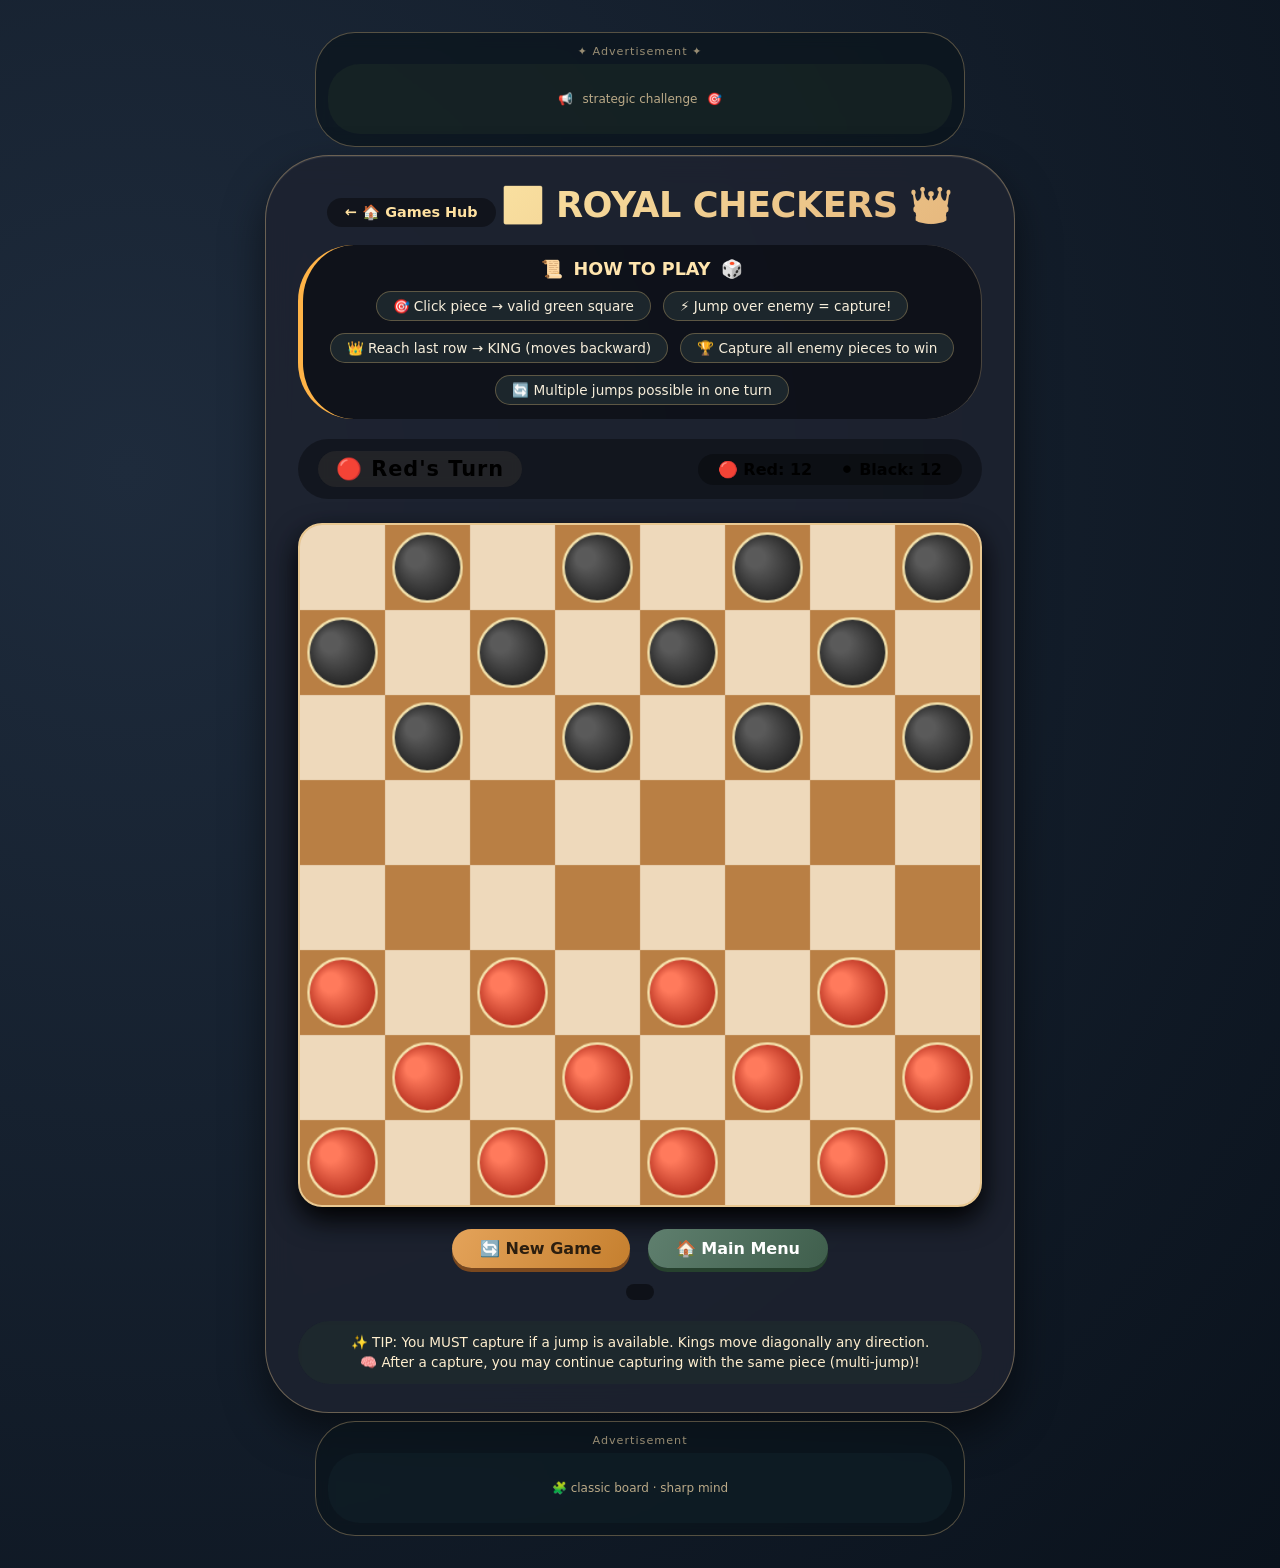
<file: checkers-game/index.html>
<!DOCTYPE html>
<html lang="en">
<head>
    <meta charset="UTF-8">
    <meta name="viewport" content="width=device-width, initial-scale=1.0, user-scalable=no">
    <meta name="description" content="Classic Checkers board game with elegant UI, king mechanics, and strategic capture rules!">
    <title>✨ Royal Checkers · Classic Strategy Game</title>
    <!-- Google AdSense code placed inside head as requested -->
    <script async src="https://pagead2.googlesyndication.com/pagead/js/adsbygoogle.js?client=ca-pub-9770610643444805"
     crossorigin="anonymous"></script>
    <style>
        * {
            margin: 0;
            padding: 0;
            box-sizing: border-box;
            user-select: none;
        }

        body {
            font-family: 'Segoe UI', 'Poppins', system-ui, -apple-system, 'Inter', sans-serif;
            background: radial-gradient(circle at 10% 30%, #1e2b3c, #0a121c);
            min-height: 100vh;
            display: flex;
            flex-direction: column;
            align-items: center;
            justify-content: center;
            padding: 24px 20px;
        }

        .ad-zone {
            width: 100%;
            max-width: 650px;
            background: rgba(10, 20, 28, 0.7);
            backdrop-filter: blur(8px);
            text-align: center;
            padding: 12px;
            margin: 8px auto;
            border-radius: 40px;
            border: 1px solid rgba(255,215,150,0.3);
            font-size: 0.75rem;
            color: #bbaa88;
        }
        .ad-label {
            font-size: 0.7rem;
            letter-spacing: 1px;
            margin-bottom: 6px;
            opacity: 0.8;
        }

        .game-container {
            text-align: center;
            background: rgba(30, 35, 48, 0.85);
            backdrop-filter: blur(14px);
            padding: 28px 32px;
            border-radius: 64px;
            box-shadow: 0 20px 40px rgba(0, 0, 0, 0.5), inset 0 1px 1px rgba(255,255,255,0.1);
            border: 1px solid rgba(255,215,150,0.35);
            transition: all 0.2s;
            max-width: 750px;
            width: 100%;
        }

        .back-home {
            display: inline-flex;
            align-items: center;
            gap: 8px;
            margin-bottom: 18px;
            color: #ffe1a0;
            text-decoration: none;
            font-weight: 600;
            background: rgba(0,0,0,0.4);
            padding: 6px 18px;
            border-radius: 40px;
            transition: 0.2s;
            font-size: 0.9rem;
        }
        .back-home:hover {
            background: #ffc28540;
            color: #ffefc0;
            transform: translateX(-3px);
        }

        h1 {
            font-size: 2.2rem;
            font-weight: 800;
            background: linear-gradient(135deg, #F9E0A0, #E6B87E);
            background-clip: text;
            -webkit-background-clip: text;
            color: transparent;
            letter-spacing: -0.5px;
            margin-bottom: 18px;
            display: inline-flex;
            align-items: center;
            gap: 12px;
        }

        .how-to-section {
            background: rgba(0, 0, 0, 0.45);
            border-radius: 56px;
            padding: 14px 20px;
            margin-bottom: 20px;
            border-left: 5px solid #FFB347;
            border-right: 1px solid #ffdfaa40;
        }
        .how-title {
            font-weight: 800;
            font-size: 1.1rem;
            color: #FFE5AE;
            display: flex;
            align-items: center;
            justify-content: center;
            gap: 10px;
            margin-bottom: 12px;
        }
        .rules-grid {
            display: flex;
            flex-wrap: wrap;
            justify-content: center;
            gap: 12px;
        }
        .rule-chip {
            background: #1e2a2fe6;
            padding: 6px 16px;
            border-radius: 40px;
            font-size: 0.85rem;
            font-weight: 500;
            color: #f7eedb;
            display: inline-flex;
            align-items: center;
            gap: 8px;
            backdrop-filter: blur(4px);
            border: 1px solid #c9aa6e60;
        }

        .game-info {
            display: flex;
            justify-content: space-between;
            align-items: center;
            margin-bottom: 24px;
            padding: 12px 20px;
            background: rgba(0, 0, 0, 0.35);
            border-radius: 60px;
            flex-wrap: wrap;
            gap: 12px;
        }

        .turn-indicator {
            font-size: 1.3rem;
            font-weight: bold;
            background: #2c2c2eaa;
            padding: 6px 18px;
            border-radius: 40px;
            letter-spacing: 1px;
            backdrop-filter: blur(5px);
        }

        .scores {
            display: flex;
            gap: 28px;
            font-weight: 700;
            background: #00000055;
            padding: 6px 20px;
            border-radius: 60px;
        }
        .scores div {
            font-size: 1rem;
        }

        canvas {
            display: block;
            margin: 0 auto;
            border-radius: 24px;
            box-shadow: 0 12px 28px black;
            cursor: pointer;
            transition: transform 0.1s ease;
            width: 100%;
            height: auto;
            background: #deb887;
            border: 2px solid #e9c891;
        }

        .controls {
            display: flex;
            gap: 18px;
            justify-content: center;
            margin: 22px 0 16px;
        }

        .controls button {
            background: linear-gradient(120deg, #e4a35a, #c57f2e);
            border: none;
            padding: 10px 28px;
            border-radius: 60px;
            font-weight: bold;
            font-size: 1rem;
            color: #2c1e0f;
            cursor: pointer;
            transition: 0.15s;
            box-shadow: 0 4px 0 0 #7a481e;
            font-family: inherit;
            display: inline-flex;
            align-items: center;
            gap: 8px;
        }
        .controls button:active {
            transform: translateY(2px);
            box-shadow: 0 1px 0 0 #7a481e;
        }
        .controls button:last-child {
            background: linear-gradient(120deg, #5f7f6e, #3f5e4c);
            box-shadow: 0 4px 0 0 #26412e;
            color: white;
        }

        .message {
            font-size: 1rem;
            font-weight: 600;
            background: #00000077;
            padding: 8px 14px;
            border-radius: 60px;
            display: inline-block;
            margin-bottom: 12px;
            color: #ffdfb3;
        }

        .instructions {
            background: #1f2c2eaa;
            padding: 12px 20px;
            border-radius: 48px;
            font-size: 0.85rem;
            line-height: 1.45;
            color: #ffefcf;
            margin-top: 5px;
            backdrop-filter: blur(3px);
        }

        @media (max-width: 600px) {
            .game-container { padding: 18px; }
            h1 { font-size: 1.6rem; }
            .rule-chip { font-size: 0.7rem; }
            .turn-indicator { font-size: 1rem; }
        }
    </style>
</head>
<body>

<div class="ad-zone">
    <div class="ad-label">✦ Advertisement ✦</div>
    <div style="height: 70px; background: #2c3e2f40; border-radius: 32px; display: flex; align-items: center; justify-content: center; gap: 10px;">
        <span>📢</span> strategic challenge <span>🎯</span>
    </div>
</div>

<div class="game-container">
    <a href="#" class="back-home" id="backToHubBtn">← 🏠 Games Hub</a>
    <h1>⬛ ROYAL CHECKERS 👑</h1>

    <div class="how-to-section">
        <div class="how-title">
            <span>📜</span> HOW TO PLAY <span>🎲</span>
        </div>
        <div class="rules-grid">
            <div class="rule-chip">🎯 Click piece → valid green square</div>
            <div class="rule-chip">⚡ Jump over enemy = capture!</div>
            <div class="rule-chip">👑 Reach last row → KING (moves backward)</div>
            <div class="rule-chip">🏆 Capture all enemy pieces to win</div>
            <div class="rule-chip">🔄 Multiple jumps possible in one turn</div>
        </div>
    </div>

    <div class="game-info">
        <div class="turn-indicator" id="turnIndicator">🔴 Red's Turn</div>
        <div class="scores">
            <div>🔴 Red: <span id="redPieces">12</span></div>
            <div>⚫ Black: <span id="blackPieces">12</span></div>
        </div>
    </div>

    <canvas id="checkersCanvas" width="560" height="560"></canvas>

    <div class="controls">
        <button id="resetBtn">🔄 New Game</button>
        <button id="backBtn">🏠 Main Menu</button>
    </div>
    <div class="message" id="message"></div>
    <div class="instructions">
        ✨ TIP: You MUST capture if a jump is available. Kings move diagonally any direction.<br>
        🧠 After a capture, you may continue capturing with the same piece (multi-jump)!
    </div>
</div>

<div class="ad-zone">
    <div class="ad-label">Advertisement</div>
    <div style="height: 70px; background: #14262e60; border-radius: 32px; display: flex; align-items: center; justify-content: center;">
        🧩 classic board · sharp mind
    </div>
</div>

<script>
    (function(){
        // ---------- CANVAS SETUP ----------
        const canvas = document.getElementById('checkersCanvas');
        const ctx = canvas.getContext('2d');
        const squareSize = 70;
        
        let board = [];
        let currentPlayer = 'red';
        let selectedPiece = null;
        let validMoves = [];
        let gameActive = true;
        let redPieces = 12;
        let blackPieces = 12;
        
        // Core flag: if true, player is forced to make a capture move (any capture exists)
        let mustCaptureMode = false;

        function updateCountersUI() {
            document.getElementById('redPieces').innerText = redPieces;
            document.getElementById('blackPieces').innerText = blackPieces;
        }

        function initBoard() {
            board = Array(8).fill().map(() => Array(8).fill(null));
            // Black pieces (top rows 0,1,2)
            for (let row = 0; row < 3; row++) {
                for (let col = 0; col < 8; col++) {
                    if ((row + col) % 2 === 1) {
                        board[row][col] = { type: 'black', king: false };
                    }
                }
            }
            // Red pieces (bottom rows 5,6,7)
            for (let row = 5; row < 8; row++) {
                for (let col = 0; col < 8; col++) {
                    if ((row + col) % 2 === 1) {
                        board[row][col] = { type: 'red', king: false };
                    }
                }
            }
        }

        // Get all possible moves (normal and captures) for a specific piece
        function getAllMovesForPiece(row, col, piece) {
            if (!piece) return { captures: [], normals: [] };
            
            // Determine direction vectors based on piece type and king status
            let directions;
            if (piece.king) {
                directions = [[-1,-1], [-1,1], [1,-1], [1,1]];
            } else {
                directions = (piece.type === 'red') ? [[-1,-1], [-1,1]] : [[1,-1], [1,1]];
            }
            
            let captures = [];
            let normals = [];

            for (let [dRow, dCol] of directions) {
                const newRow = row + dRow;
                const newCol = col + dCol;
                // Normal move (one step)
                if (newRow >= 0 && newRow < 8 && newCol >= 0 && newCol < 8 && !board[newRow][newCol]) {
                    normals.push({ toRow: newRow, toCol: newCol, captureInfo: null });
                }
                
                // Capture move (jump two squares)
                const jumpRow = row + dRow * 2;
                const jumpCol = col + dCol * 2;
                const midRow = row + dRow;
                const midCol = col + dCol;
                
                if (jumpRow >= 0 && jumpRow < 8 && jumpCol >= 0 && jumpCol < 8 && !board[jumpRow][jumpCol]) {
                    const midPiece = board[midRow][midCol];
                    if (midPiece && midPiece.type !== piece.type) {
                        captures.push({ 
                            toRow: jumpRow, 
                            toCol: jumpCol, 
                            captureInfo: { row: midRow, col: midCol } 
                        });
                    }
                }
            }
            return { captures, normals };
        }

        // Check if current player has any capture moves available anywhere on board
        function hasAnyCaptureMoves(player) {
            for (let i = 0; i < 8; i++) {
                for (let j = 0; j < 8; j++) {
                    const piece = board[i][j];
                    if (piece && piece.type === player) {
                        const { captures } = getAllMovesForPiece(i, j, piece);
                        if (captures.length > 0) return true;
                    }
                }
            }
            return false;
        }

        // Update global mustCaptureMode based on current player
        function updateCaptureMode() {
            mustCaptureMode = hasAnyCaptureMoves(currentPlayer);
            return mustCaptureMode;
        }

        // Get valid moves for a selected piece (respects forced capture rule)
        function getValidMovesForPiece(row, col, piece) {
            const { captures, normals } = getAllMovesForPiece(row, col, piece);
            if (mustCaptureMode) {
                // If capture mode is active, ONLY return capture moves
                return captures.map(c => ({ toRow: c.toRow, toCol: c.toCol, captureInfo: c.captureInfo }));
            } else {
                // No captures available anywhere: return normal moves (if any)
                // But if this piece has captures, they should be shown (but global mode false means no captures exist)
                if (captures.length > 0) {
                    return captures.map(c => ({ toRow: c.toRow, toCol: c.toCol, captureInfo: c.captureInfo }));
                }
                return normals.map(n => ({ toRow: n.toRow, toCol: n.toCol, captureInfo: null }));
            }
        }

        // Apply move, handle capture, promotion, multi-jump, and turn switching
        function applyMove(fromRow, fromCol, toRow, toCol, captureInfo) {
            const piece = board[fromRow][fromCol];
            if (!piece) return false;
            
            // Execute move
            board[toRow][toCol] = piece;
            board[fromRow][fromCol] = null;
            
            // Handle capture
            if (captureInfo) {
                const capturedPiece = board[captureInfo.row][captureInfo.col];
                if (capturedPiece) {
                    board[captureInfo.row][captureInfo.col] = null;
                    if (capturedPiece.type === 'red') redPieces--;
                    else blackPieces--;
                    updateCountersUI();
                }
            }
            
            // King promotion
            if ((piece.type === 'red' && toRow === 0) || (piece.type === 'black' && toRow === 7)) {
                if (!piece.king) {
                    piece.king = true;
                    showTemporaryMessage(`✨ ${piece.type.toUpperCase()} becomes KING! 👑`, 1500);
                }
            }
            
            drawBoard();
            
            // Win condition
            if (redPieces === 0) {
                gameActive = false;
                document.getElementById('message').innerHTML = '🏆⚫ BLACK WINS THE GAME! 🏆';
                return true;
            } else if (blackPieces === 0) {
                gameActive = false;
                document.getElementById('message').innerHTML = '🏆🔴 RED WINS THE GAME! 🏆';
                return true;
            }
            
            // MULTI-JUMP LOGIC: After a capture, check if the same piece can capture again
            if (captureInfo) {
                const movedPiece = board[toRow][toCol];
                const { captures: furtherCaptures } = getAllMovesForPiece(toRow, toCol, movedPiece);
                if (furtherCaptures.length > 0) {
                    // Same player continues turn with this piece (forced extra capture)
                    selectedPiece = { row: toRow, col: toCol };
                    mustCaptureMode = true; // Stay in capture mode
                    validMoves = furtherCaptures.map(c => ({ toRow: c.toRow, toCol: c.toCol, captureInfo: c.captureInfo }));
                    drawBoard();
                    return false; // Do NOT switch turn
                }
            }
            
            // Switch turns
            currentPlayer = (currentPlayer === 'red') ? 'black' : 'red';
            document.getElementById('turnIndicator').innerHTML = (currentPlayer === 'red') ? '🔴 Red\'s Turn' : '⚫ Black\'s Turn';
            
            // Reset selection and move list
            selectedPiece = null;
            validMoves = [];
            
            // Update capture mode for the new player
            updateCaptureMode();
            
            // After turn switch, if the new player has no legal moves at all, declare defeat
            let hasAnyMove = false;
            for (let i = 0; i < 8 && !hasAnyMove; i++) {
                for (let j = 0; j < 8; j++) {
                    const p = board[i][j];
                    if (p && p.type === currentPlayer) {
                        const moves = getValidMovesForPiece(i, j, p);
                        if (moves.length > 0) {
                            hasAnyMove = true;
                            break;
                        }
                    }
                }
            }
            if (!hasAnyMove && gameActive) {
                gameActive = false;
                const loser = currentPlayer;
                const winner = loser === 'red' ? 'black' : 'red';
                document.getElementById('message').innerHTML = `🏆 ${winner.toUpperCase()} WINS! (opponent has no moves) 🏆`;
            }
            
            drawBoard();
            return true;
        }

        function showTemporaryMessage(msg, duration) {
            const msgDiv = document.getElementById('message');
            const originalMsg = msgDiv.innerHTML;
            msgDiv.innerHTML = msg;
            setTimeout(() => {
                if (document.getElementById('message').innerHTML === msg && gameActive) {
                    if (originalMsg && originalMsg.includes('WINS')) return;
                    document.getElementById('message').innerHTML = '';
                }
            }, duration);
        }

        // ---------- DRAWING ENGINE (enhanced) ----------
        function drawBoard() {
            for (let row = 0; row < 8; row++) {
                for (let col = 0; col < 8; col++) {
                    ctx.fillStyle = (row + col) % 2 === 0 ? '#eed9bb' : '#b97f44';
                    ctx.fillRect(col * squareSize, row * squareSize, squareSize, squareSize);
                    
                    const piece = board[row][col];
                    if (piece) {
                        const centerX = col * squareSize + squareSize/2;
                        const centerY = row * squareSize + squareSize/2;
                        const gradient = ctx.createRadialGradient(centerX-10, centerY-8, 8, centerX, centerY, squareSize/2.2);
                        if (piece.type === 'red') {
                            gradient.addColorStop(0, '#ff7a5c');
                            gradient.addColorStop(1, '#b12a1a');
                        } else {
                            gradient.addColorStop(0, '#5a5a5a');
                            gradient.addColorStop(1, '#1f1f1f');
                        }
                        ctx.beginPath();
                        ctx.arc(centerX, centerY, squareSize/2.5, 0, Math.PI*2);
                        ctx.fillStyle = gradient;
                        ctx.fill();
                        ctx.strokeStyle = '#f7e6b0';
                        ctx.lineWidth = 2;
                        ctx.stroke();
                        if (piece.king) {
                            ctx.font = `${squareSize/2.2}px "Segoe UI", "Arial"`;
                            ctx.fillStyle = '#FFD966';
                            ctx.shadowBlur = 4;
                            ctx.fillText('👑', centerX-16, centerY+12);
                            ctx.shadowBlur = 0;
                        }
                    }
                }
            }
            
            // Highlight selected piece
            if (selectedPiece) {
                ctx.strokeStyle = '#FFD966';
                ctx.lineWidth = 4;
                ctx.strokeRect(selectedPiece.col * squareSize, selectedPiece.row * squareSize, squareSize, squareSize);
            }
            
            // Highlight valid moves with bright green circles
            validMoves.forEach(move => {
                ctx.fillStyle = 'rgba(80, 220, 100, 0.65)';
                ctx.fillRect(move.toCol * squareSize, move.toRow * squareSize, squareSize, squareSize);
                ctx.fillStyle = '#eaffaa';
                ctx.beginPath();
                ctx.arc(move.toCol * squareSize + squareSize/2, move.toRow * squareSize + squareSize/2, 14, 0, Math.PI*2);
                ctx.fill();
                ctx.fillStyle = '#2c6e2c';
                ctx.beginPath();
                ctx.arc(move.toCol * squareSize + squareSize/2, move.toRow * squareSize + squareSize/2, 6, 0, Math.PI*2);
                ctx.fill();
            });
        }

        // ---------- GAME LOGIC HANDLER ----------
        function handleCanvasClick(e) {
            if (!gameActive) return;
            
            const rect = canvas.getBoundingClientRect();
            const scaleX = canvas.width / rect.width;
            const scaleY = canvas.height / rect.height;
            const col = Math.floor(((e.clientX - rect.left) * scaleX) / squareSize);
            const row = Math.floor(((e.clientY - rect.top) * scaleY) / squareSize);
            if (row < 0 || row >= 8 || col < 0 || col >= 8) return;
            
            // Case 1: Click on a valid move destination while a piece is selected
            const moveTarget = validMoves.find(m => m.toRow === row && m.toCol === col);
            if (moveTarget && selectedPiece) {
                const fromRow = selectedPiece.row;
                const fromCol = selectedPiece.col;
                const success = applyMove(fromRow, fromCol, moveTarget.toRow, moveTarget.toCol, moveTarget.captureInfo);
                if (success === false && gameActive) {
                    // Multi-jump in progress: selection stays, board already redrawn in applyMove
                    drawBoard();
                    return;
                }
                drawBoard();
                return;
            }
            
            // Case 2: Select a piece belonging to current player
            const clickedPiece = board[row][col];
            if (clickedPiece && clickedPiece.type === currentPlayer && gameActive) {
                // Before selecting, refresh capture mode to ensure forced captures work
                updateCaptureMode();
                const moves = getValidMovesForPiece(row, col, clickedPiece);
                if (moves.length > 0) {
                    selectedPiece = { row, col };
                    validMoves = moves;
                } else {
                    // No valid moves for this piece -> deselect
                    selectedPiece = null;
                    validMoves = [];
                }
                drawBoard();
            } else {
                // Clicked on empty or opponent piece -> deselect
                selectedPiece = null;
                validMoves = [];
                drawBoard();
            }
        }
        
        function resetGame() {
            initBoard();
            currentPlayer = 'red';
            selectedPiece = null;
            validMoves = [];
            gameActive = true;
            redPieces = 12;
            blackPieces = 12;
            mustCaptureMode = false;
            updateCountersUI();
            document.getElementById('turnIndicator').innerHTML = '🔴 Red\'s Turn';
            document.getElementById('message').innerHTML = '';
            updateCaptureMode(); // refresh after board reset
            drawBoard();
        }
        
        function backToGames() {
            if (confirm("Return to games hub?")) {
                window.location.href = '../index.html';
            }
        }
        
        canvas.addEventListener('click', handleCanvasClick);
        document.getElementById('resetBtn').addEventListener('click', resetGame);
        document.getElementById('backBtn').addEventListener('click', backToGames);
        document.getElementById('backToHubBtn').addEventListener('click', (e) => {
            e.preventDefault();
            backToGames();
        });
        
        initBoard();
        updateCaptureMode();
        drawBoard();
        updateCountersUI();
    })();
</script>
</body>
</html>
</file>
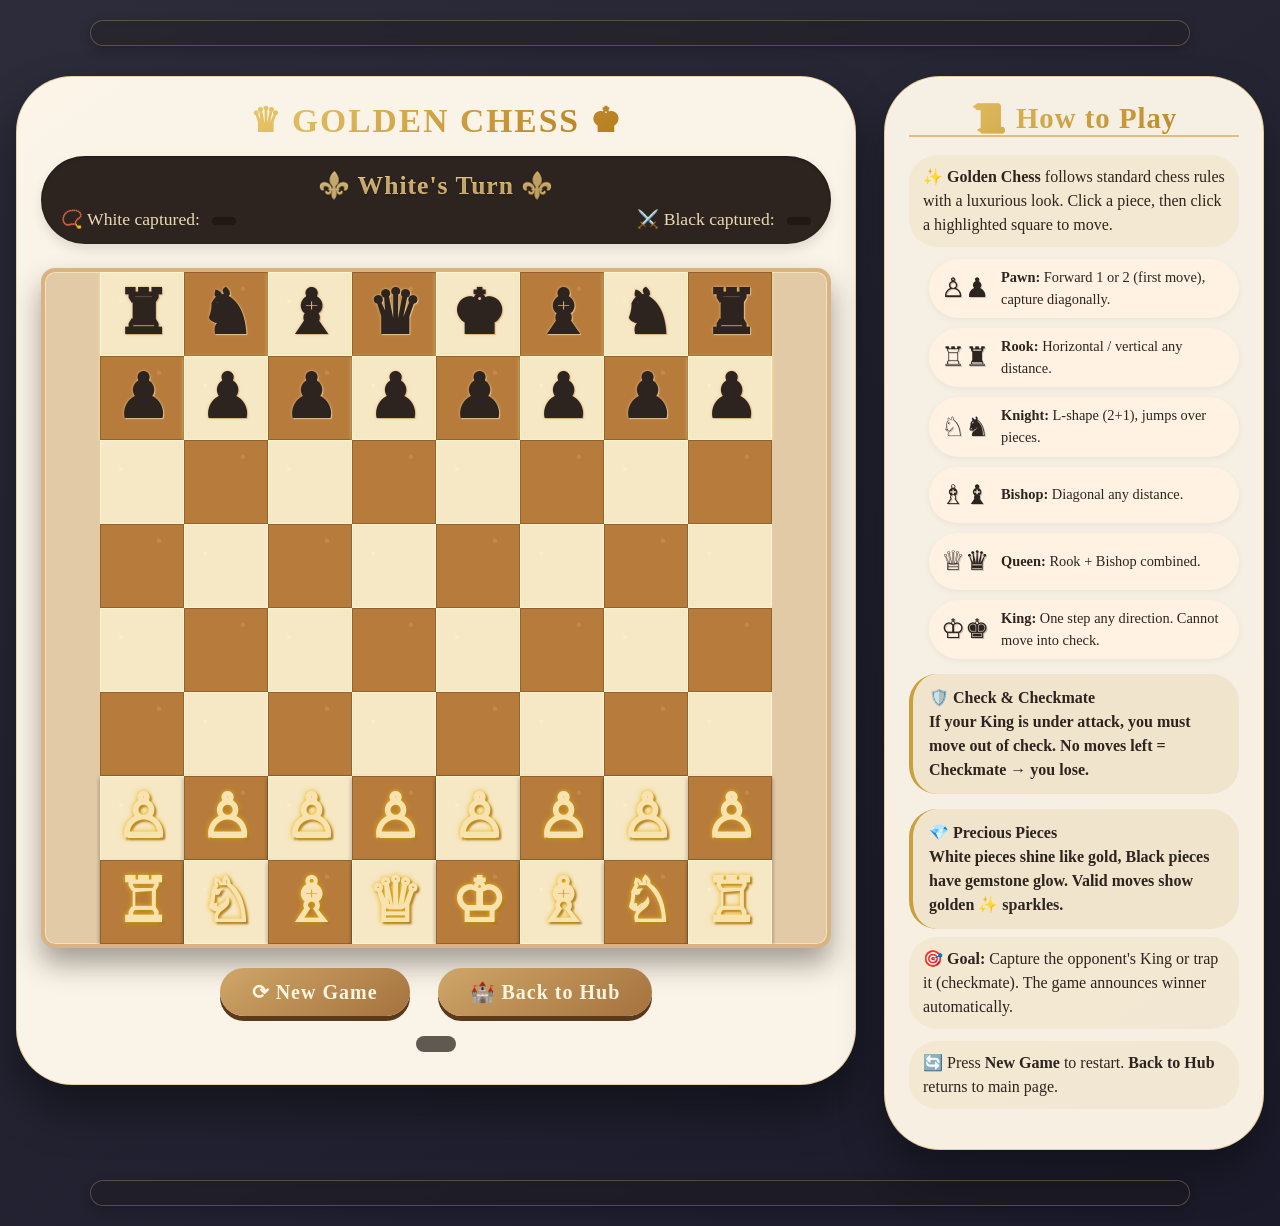
<file: chess-game/index.html>
<!DOCTYPE html>
<html lang="en">
<head>
    <meta charset="UTF-8">
    <meta name="viewport" content="width=device-width, initial-scale=1.0, user-scalable=yes">
    <title>Chess Royale — Precious Edition | Golden Chess</title>
    <!-- ✅ CORRECT Google AdSense Script (Publisher ID Integrated) -->
    <script async src="https://pagead2.googlesyndication.com/pagead/js/adsbygoogle.js?client=ca-pub-9770610643444805"
            crossorigin="anonymous"></script>
    <style>
        * {
            margin: 0;
            padding: 0;
            box-sizing: border-box;
            user-select: none; /* prevents accidental drag of pieces */
        }

        body {
            font-family: 'Segoe UI', 'Georgia', 'Times New Roman', 'Palatino', serif;
            background: linear-gradient(145deg, #2c2c3a 0%, #1a1a2a 100%);
            min-height: 100vh;
            display: flex;
            flex-direction: column;
            align-items: center;
            justify-content: center;
            padding: 20px 16px;
            gap: 24px;
        }

        /* Premium ad container styling */
        .ad-container {
            width: 100%;
            max-width: 1100px;
            margin: 0 auto;
            text-align: center;
            background: rgba(30, 25, 21, 0.25);
            backdrop-filter: blur(3px);
            border-radius: 48px;
            padding: 12px 16px;
            transition: all 0.2s;
            box-shadow: 0 4px 12px rgba(0, 0, 0, 0.2);
            border: 1px solid rgba(218, 185, 115, 0.3);
        }

        .ad-container ins {
            display: block;
            margin: 0 auto;
            background: transparent;
        }

        .top-ad {
            margin-bottom: 6px;
        }

        .bottom-ad {
            margin-top: 6px;
        }

        /* MAIN LAYOUT: game + how-to side by side on desktop, stacked on mobile */
        .main-layout {
            display: flex;
            flex-wrap: wrap;
            justify-content: center;
            align-items: flex-start;
            gap: 28px;
            max-width: 1400px;
            width: 100%;
            margin: 0 auto;
        }

        /* Game container - white background base */
        .game-container {
            text-align: center;
            background: rgba(255, 248, 235, 0.98);
            backdrop-filter: blur(0px);
            padding: 24px 24px 32px 24px;
            border-radius: 56px;
            box-shadow: 0 25px 45px rgba(0, 0, 0, 0.4), inset 0 1px 2px rgba(255, 255, 255, 0.6);
            border: 1px solid rgba(218, 185, 115, 0.6);
            flex: 2;
            min-width: 280px;
            display: flex;
            flex-direction: column;
            align-items: center;
        }

        /* How to Play Panel - elegant, matches theme */
        .howto-container {
            background: rgba(255, 248, 235, 0.96);
            backdrop-filter: blur(0px);
            padding: 24px 24px 28px 24px;
            border-radius: 56px;
            box-shadow: 0 25px 45px rgba(0, 0, 0, 0.3), inset 0 1px 2px rgba(255, 255, 255, 0.5);
            border: 1px solid rgba(218, 185, 115, 0.7);
            flex: 1;
            min-width: 260px;
            max-width: 380px;
            transition: all 0.2s;
        }

        .howto-container h2 {
            color: #c9a03d;
            font-size: 1.8rem;
            margin-bottom: 18px;
            text-align: center;
            background: linear-gradient(135deg, #e7c86b, #b57c1c);
            -webkit-background-clip: text;
            background-clip: text;
            color: transparent;
            border-bottom: 2px solid #e4bc7c;
            display: inline-block;
            width: 100%;
            letter-spacing: 1px;
        }

        .howto-content {
            text-align: left;
            color: #2e241f;
            font-size: 1rem;
            line-height: 1.5;
        }

        .howto-content p {
            margin-bottom: 12px;
            background: rgba(218, 185, 115, 0.15);
            padding: 10px 14px;
            border-radius: 28px;
            font-weight: 500;
        }

        .howto-content ul {
            margin: 8px 0 14px 20px;
            list-style-type: none;
        }

        .howto-content li {
            margin: 10px 0;
            display: flex;
            align-items: center;
            gap: 12px;
            font-weight: 500;
            background: #fff2e2;
            padding: 8px 12px;
            border-radius: 40px;
            box-shadow: 0 2px 6px rgba(0,0,0,0.05);
        }

        .piece-icon {
            font-size: 1.7rem;
            min-width: 48px;
            text-align: center;
            filter: drop-shadow(1px 1px 0px rgba(0,0,0,0.2));
        }

        .move-desc {
            font-size: 0.9rem;
        }

        .special-badge {
            background: #c9a03d22;
            border-left: 4px solid #c9a03d;
            padding: 12px 16px;
            border-radius: 28px;
            margin: 15px 0 8px;
            font-weight: bold;
        }

        h1 {
            color: #c9a03d;
            font-size: 2.1rem;
            letter-spacing: 2px;
            text-shadow: 3px 3px 0 #3e2a1f;
            font-weight: 700;
            margin-bottom: 16px;
            background: linear-gradient(135deg, #e7c86b, #b57c1c);
            -webkit-background-clip: text;
            background-clip: text;
            color: transparent;
            text-shadow: none;
        }

        .game-info {
            margin-bottom: 24px;
            padding: 14px 20px;
            background: #2e241f;
            border-radius: 60px;
            box-shadow: inset 0 1px 3px rgba(0,0,0,0.4), 0 6px 12px rgba(0,0,0,0.1);
            color: #f2e1c0;
            width: 100%;
        }

        .turn-indicator {
            font-size: 1.6rem;
            font-weight: bold;
            background: linear-gradient(135deg, #f9e0a0, #e6b860);
            -webkit-background-clip: text;
            background-clip: text;
            color: transparent;
            text-shadow: 0 1px 2px rgba(0,0,0,0.2);
            letter-spacing: 1px;
        }

        .captured-pieces {
            font-size: 1.1rem;
            color: #ecd9b4;
            display: flex;
            justify-content: space-between;
            gap: 24px;
            flex-wrap: wrap;
            margin-top: 8px;
            font-weight: 500;
        }

        .captured-pieces span {
            font-size: 1.3rem;
            letter-spacing: 4px;
            text-shadow: 0 1px 0 #00000055;
            background: #1f1813;
            display: inline-block;
            padding: 4px 12px;
            border-radius: 36px;
            margin-left: 8px;
        }

        /* CHESSBOARD — responsive, stays within white background */
        .chessboard {
            display: grid;
            grid-template-columns: repeat(8, minmax(0, 84px));
            border: 4px solid #d9b382;
            border-radius: 14px;
            overflow: hidden;
            box-shadow: 0 16px 28px rgba(0, 0, 0, 0.35), inset 0 0 0 1px rgba(255, 245, 200, 0.6);
            background: #e2caa7;
            width: 100%;
            max-width: 100%;
            justify-content: center;
            margin: 0 auto 20px auto;
        }

        .square {
            position: relative;
            aspect-ratio: 1 / 1;
            width: 100%;
            height: auto;
            display: flex;
            align-items: center;
            justify-content: center;
            font-size: 3.8rem;
            font-weight: 600;
            cursor: pointer;
            transition: all 0.12s linear;
            font-family: 'Segoe UI', 'Noto Sans', 'Times New Roman', 'Apple Color Emoji', 'Segoe UI Emoji', sans-serif;
            text-shadow: 2px 2px 3px rgba(0, 0, 0, 0.3);
            white-space: nowrap;
            line-height: 1;
        }

        .square.light {
            background: #f6e7c5;
            background-image: radial-gradient(circle at 25% 35%, rgba(255,245,200,0.4) 2%, transparent 3%);
            box-shadow: inset 0 0 0 1px rgba(255, 250, 210, 0.8);
        }

        .square.dark {
            background: #b77b3c;
            background-image: radial-gradient(circle at 70% 20%, rgba(230, 180, 100, 0.25) 2%, transparent 3%);
            box-shadow: inset 0 0 0 1px rgba(0, 0, 0, 0.2);
        }

        .square.selected {
            background: #8faa6b;
            box-shadow: inset 0 0 0 3px #ffdf8c, 0 0 0 2px #eebe5e;
            transform: scale(0.99);
        }

        .square.valid-move {
            position: relative;
            background: radial-gradient(circle, #d9c285, #bd9b5a);
            box-shadow: inset 0 0 8px rgba(255, 215, 0, 0.8);
        }
        .square.valid-move::after {
            content: "✨";
            position: absolute;
            top: 50%;
            left: 50%;
            transform: translate(-50%, -50%);
            font-size: 2.4rem;
            opacity: 0.7;
            color: #ffdd99;
            text-shadow: 0 0 4px #b47c2e;
            pointer-events: none;
            z-index: 2;
        }

        .square.check {
            background: #e0695b;
            box-shadow: inset 0 0 0 3px #ffc107, 0 0 12px rgba(255, 80, 40, 0.7);
            animation: pulseCheck 0.9s infinite;
        }
        @keyframes pulseCheck {
            0% { filter: brightness(1); }
            50% { filter: brightness(1.12); box-shadow: inset 0 0 0 4px #ffbe3c; }
            100% { filter: brightness(1); }
        }

        .white-piece {
            color: #f8e3b0;
            text-shadow: 0 0 5px #eab308, 2px 2px 2px #9e6d2b;
            filter: drop-shadow(0 2px 2px rgba(0, 0, 0, 0.4));
            font-weight: 700;
        }
        .black-piece {
            color: #2e241f;
            text-shadow: 0 0 3px #e7bc7e, 1px 1px 0px #dbbc87;
            filter: drop-shadow(0 1px 2px rgba(255, 245, 150, 0.6));
            font-weight: 700;
        }
        
        .square:hover {
            filter: brightness(1.02) contrast(1.03);
            transform: scale(1.01);
            z-index: 3;
        }

        .controls button {
            background: linear-gradient(145deg, #cfa668, #a5723e);
            border: none;
            padding: 12px 32px;
            margin: 0 12px;
            border-radius: 48px;
            font-size: 1.25rem;
            font-weight: bold;
            color: #fff6e0;
            cursor: pointer;
            box-shadow: 0 5px 0 #5a3a1a;
            transition: 0.1s linear;
            font-family: inherit;
            letter-spacing: 1px;
        }
        .controls button:active {
            transform: translateY(3px);
            box-shadow: 0 2px 0 #5a3a1a;
        }
        .controls button:hover {
            background: linear-gradient(145deg, #e2b874, #bc884a);
            color: #ffffea;
        }

        .status {
            margin-top: 20px;
            font-size: 1.35rem;
            font-weight: bold;
            background: #1e1915b3;
            display: inline-block;
            padding: 8px 20px;
            border-radius: 48px;
            color: #fcd48d;
            letter-spacing: 1px;
        }

        /* Responsive */
        @media (max-width: 900px) {
            .main-layout {
                flex-direction: column;
                align-items: center;
            }
            .howto-container {
                max-width: 100%;
                width: 100%;
            }
            .chessboard {
                grid-template-columns: repeat(8, minmax(0, 1fr));
            }
            .square {
                font-size: 2.6rem;
            }
        }

        @media (max-width: 780px) {
            .game-container {
                padding: 20px 16px 26px 16px;
                width: 100%;
            }
            .square {
                font-size: 2.2rem;
            }
            .turn-indicator {
                font-size: 1.3rem;
            }
            .controls button {
                padding: 8px 20px;
                font-size: 1rem;
                margin: 5px;
            }
            h1 {
                font-size: 1.8rem;
            }
            .howto-container h2 {
                font-size: 1.5rem;
            }
            .piece-icon {
                font-size: 1.4rem;
                min-width: 40px;
            }
        }

        @media (max-width: 560px) {
            .square {
                font-size: 1.7rem;
            }
            .square.valid-move::after {
                font-size: 1.2rem;
                content: "✨";
            }
            .howto-content li {
                font-size: 0.8rem;
                padding: 5px 10px;
            }
        }
    </style>
</head>
<body>

<!-- TOP AD -->
<div class="ad-container top-ad">
    <ins class="adsbygoogle"
         style="display:block; width:100%; max-width:728px; margin:0 auto;"
         data-ad-client="ca-pub-9770610643444805"
         data-ad-slot="1234567890"
         data-ad-format="auto"
         data-full-width-responsive="true"></ins>
    <script>(adsbygoogle = window.adsbygoogle || []).push({});</script>
</div>

<div class="main-layout">
    <!-- MAIN CHESS CARD -->
    <div class="game-container">
        <h1>♛ GOLDEN CHESS ♚</h1>
        <div class="game-info">
            <div class="turn-indicator" id="turnIndicator">⚜️ White's Turn ⚜️</div>
            <div class="captured-pieces">
                <div>📿 White captured: <span id="whiteCaptured"></span></div>
                <div>⚔️ Black captured: <span id="blackCaptured"></span></div>
            </div>
        </div>
        <div class="chessboard" id="chessboard"></div>
        <div class="controls">
            <button id="resetBtn">⟳ New Game</button>
            <button id="backBtn">🏰 Back to Hub</button>
        </div>
        <div class="status" id="status"></div>
    </div>

    <!-- HOW TO PLAY PANEL -->
    <div class="howto-container">
        <h2>📜 How to Play</h2>
        <div class="howto-content">
            <p>✨ <strong>Golden Chess</strong> follows standard chess rules with a luxurious look. Click a piece, then click a highlighted square to move.</p>
            <ul>
                <li><span class="piece-icon">♙♟</span> <span class="move-desc"><strong>Pawn:</strong> Forward 1 or 2 (first move), capture diagonally.</span></li>
                <li><span class="piece-icon">♖♜</span> <span class="move-desc"><strong>Rook:</strong> Horizontal / vertical any distance.</span></li>
                <li><span class="piece-icon">♘♞</span> <span class="move-desc"><strong>Knight:</strong> L-shape (2+1), jumps over pieces.</span></li>
                <li><span class="piece-icon">♗♝</span> <span class="move-desc"><strong>Bishop:</strong> Diagonal any distance.</span></li>
                <li><span class="piece-icon">♕♛</span> <span class="move-desc"><strong>Queen:</strong> Rook + Bishop combined.</span></li>
                <li><span class="piece-icon">♔♚</span> <span class="move-desc"><strong>King:</strong> One step any direction. Cannot move into check.</span></li>
            </ul>
            <div class="special-badge">
                🛡️ <strong>Check & Checkmate</strong><br>
                If your King is under attack, you must move out of check. No moves left = Checkmate → you lose.
            </div>
            <div class="special-badge">
                💎 <strong>Precious Pieces</strong><br>
                White pieces shine like gold, Black pieces have gemstone glow. Valid moves show golden ✨ sparkles.
            </div>
            <p>🎯 <strong>Goal:</strong> Capture the opponent's King or trap it (checkmate). The game announces winner automatically.</p>
            <p>🔄 Press <strong>New Game</strong> to restart. <strong>Back to Hub</strong> returns to main page.</p>
        </div>
    </div>
</div>

<!-- BOTTOM AD -->
<div class="ad-container bottom-ad">
    <ins class="adsbygoogle"
         style="display:block; width:100%; max-width:728px; margin:0 auto;"
         data-ad-client="ca-pub-9770610643444805"
         data-ad-slot="0987654321"
         data-ad-format="auto"
         data-full-width-responsive="true"></ins>
    <script>(adsbygoogle = window.adsbygoogle || []).push({});</script>
</div>

<script>
    // INITIAL BOARD (standard setup)
    const initialBoard = [
        ['♜', '♞', '♝', '♛', '♚', '♝', '♞', '♜'],
        ['♟', '♟', '♟', '♟', '♟', '♟', '♟', '♟'],
        ['', '', '', '', '', '', '', ''],
        ['', '', '', '', '', '', '', ''],
        ['', '', '', '', '', '', '', ''],
        ['', '', '', '', '', '', '', ''],
        ['♙', '♙', '♙', '♙', '♙', '♙', '♙', '♙'],
        ['♖', '♘', '♗', '♕', '♔', '♗', '♘', '♖']
    ];

    let board = JSON.parse(JSON.stringify(initialBoard));
    let currentPlayer = 'white';
    let selectedSquare = null;
    let gameActive = true;
    let whiteCaptured = [];
    let blackCaptured = [];

    function isClearPath(fromRow, fromCol, toRow, toCol, board) {
        const rowStep = Math.sign(toRow - fromRow);
        const colStep = Math.sign(toCol - fromCol);
        let row = fromRow + rowStep, col = fromCol + colStep;
        while (row !== toRow || col !== toCol) {
            if (board[row][col]) return false;
            row += rowStep;
            col += colStep;
        }
        return true;
    }

    function isValidMove(piece, fromRow, fromCol, toRow, toCol, board, playerColor) {
        const rowDiff = toRow - fromRow;
        const colDiff = toCol - fromCol;
        const targetPiece = board[toRow][toCol];
        
        if (targetPiece) {
            const isWhitePiece = '♙♖♘♗♕♔'.includes(targetPiece);
            const isBlackPiece = '♟♜♞♝♛♚'.includes(targetPiece);
            if ((playerColor === 'white' && isWhitePiece) || (playerColor === 'black' && isBlackPiece)) return false;
        }

        // Pawn
        if (piece === '♙' || piece === '♟') {
            const direction = piece === '♙' ? -1 : 1;
            const startRow = piece === '♙' ? 6 : 1;
            if (colDiff === 0 && !targetPiece) {
                if (rowDiff === direction) return true;
                if (rowDiff === 2 * direction && fromRow === startRow && !board[fromRow + direction][fromCol]) return true;
            }
            if (Math.abs(colDiff) === 1 && rowDiff === direction && targetPiece) return true;
            return false;
        }
        // Rook
        if (piece === '♖' || piece === '♜') {
            if (fromRow !== toRow && fromCol !== toCol) return false;
            return isClearPath(fromRow, fromCol, toRow, toCol, board);
        }
        // Knight
        if (piece === '♘' || piece === '♞') {
            return (Math.abs(rowDiff) === 2 && Math.abs(colDiff) === 1) || (Math.abs(rowDiff) === 1 && Math.abs(colDiff) === 2);
        }
        // Bishop
        if (piece === '♗' || piece === '♝') {
            if (Math.abs(rowDiff) !== Math.abs(colDiff)) return false;
            return isClearPath(fromRow, fromCol, toRow, toCol, board);
        }
        // Queen
        if (piece === '♕' || piece === '♛') {
            const straightMove = (fromRow === toRow || fromCol === toCol);
            const diagMove = (Math.abs(rowDiff) === Math.abs(colDiff));
            if (straightMove || diagMove) return isClearPath(fromRow, fromCol, toRow, toCol, board);
            return false;
        }
        // King
        if (piece === '♔' || piece === '♚') {
            return Math.abs(rowDiff) <= 1 && Math.abs(colDiff) <= 1;
        }
        return false;
    }

    function isKingInCheck(boardState, player) {
        const king = player === 'white' ? '♔' : '♚';
        let kingPos = null;
        for (let i=0;i<8;i++) for (let j=0;j<8;j++) if (boardState[i][j] === king) { kingPos = {row:i, col:j}; break; }
        if (!kingPos) return false;
        const opponent = player === 'white' ? 'black' : 'white';
        for (let i=0;i<8;i++) {
            for (let j=0;j<8;j++) {
                const piece = boardState[i][j];
                if (piece) {
                    const isOpponentPiece = (opponent === 'white' && '♙♖♘♗♕♔'.includes(piece)) || (opponent === 'black' && '♟♜♞♝♛♚'.includes(piece));
                    if (isOpponentPiece && isValidMove(piece, i, j, kingPos.row, kingPos.col, boardState, opponent)) return true;
                }
            }
        }
        return false;
    }

    function makeMove(fromRow, fromCol, toRow, toCol) {
        const piece = board[fromRow][fromCol];
        const targetPiece = board[toRow][toCol];
        if (targetPiece) {
            if (currentPlayer === 'white') whiteCaptured.push(targetPiece);
            else blackCaptured.push(targetPiece);
            updateCapturedDisplay();
        }
        board[toRow][toCol] = piece;
        board[fromRow][fromCol] = '';
        if (isKingInCheck(board, currentPlayer)) {
            board[fromRow][fromCol] = piece;
            board[toRow][toCol] = targetPiece;
            if (targetPiece) {
                if (currentPlayer === 'white') whiteCaptured.pop();
                else blackCaptured.pop();
                updateCapturedDisplay();
            }
            return false;
        }
        return true;
    }

    function isCheckmate() {
        for (let i=0;i<8;i++) {
            for (let j=0;j<8;j++) {
                const piece = board[i][j];
                if (piece) {
                    const isWhitePiece = '♙♖♘♗♕♔'.includes(piece);
                    const isBlackPiece = '♟♜♞♝♛♚'.includes(piece);
                    if ((currentPlayer === 'white' && isWhitePiece) || (currentPlayer === 'black' && isBlackPiece)) {
                        for (let k=0;k<8;k++) {
                            for (let l=0;l<8;l++) {
                                if (isValidMove(piece, i, j, k, l, board, currentPlayer)) {
                                    const tempBoard = JSON.parse(JSON.stringify(board));
                                    tempBoard[k][l] = tempBoard[i][j];
                                    tempBoard[i][j] = '';
                                    if (!isKingInCheck(tempBoard, currentPlayer)) return false;
                                }
                            }
                        }
                    }
                }
            }
        }
        return true;
    }

    function updateCapturedDisplay() {
        document.getElementById('whiteCaptured').innerHTML = whiteCaptured.join(' ') || '—';
        document.getElementById('blackCaptured').innerHTML = blackCaptured.join(' ') || '—';
    }

    function showValidMoves(row, col) {
        const piece = board[row][col];
        const squares = document.querySelectorAll('.square');
        for (let i=0;i<8;i++) {
            for (let j=0;j<8;j++) {
                if (isValidMove(piece, row, col, i, j, board, currentPlayer)) {
                    const idx = i*8 + j;
                    if (squares[idx]) squares[idx].classList.add('valid-move');
                }
            }
        }
    }

    function renderBoard() {
        const chessboard = document.getElementById('chessboard');
        chessboard.innerHTML = '';
        for (let i=0;i<8;i++) {
            for (let j=0;j<8;j++) {
                const piece = board[i][j];
                const isLight = (i+j)%2 === 0;
                const square = document.createElement('div');
                square.className = `square ${isLight ? 'light' : 'dark'}`;
                square.textContent = piece || '';
                square.dataset.row = i;
                square.dataset.col = j;
                if (piece) {
                    if ('♙♖♘♗♕♔'.includes(piece)) square.classList.add('white-piece');
                    else if ('♟♜♞♝♛♚'.includes(piece)) square.classList.add('black-piece');
                }
                if (selectedSquare && selectedSquare.row === i && selectedSquare.col === j) square.classList.add('selected');
                if (piece === '♔' && isKingInCheck(board, 'white')) square.classList.add('check');
                if (piece === '♚' && isKingInCheck(board, 'black')) square.classList.add('check');
                square.addEventListener('click', (() => handleSquareClick(i, j)));
                chessboard.appendChild(square);
            }
        }
        if (selectedSquare) showValidMoves(selectedSquare.row, selectedSquare.col);
    }

    function handleSquareClick(row, col) {
        if (!gameActive) return;
        const piece = board[row][col];
        if (selectedSquare === null) {
            if (piece) {
                const isWhitePiece = '♙♖♘♗♕♔'.includes(piece);
                const isBlackPiece = '♟♜♞♝♛♚'.includes(piece);
                if ((currentPlayer === 'white' && isWhitePiece) || (currentPlayer === 'black' && isBlackPiece)) {
                    selectedSquare = { row, col };
                    renderBoard();
                }
            }
        } else {
            const fromRow = selectedSquare.row, fromCol = selectedSquare.col;
            const movingPiece = board[fromRow][fromCol];
            if (isValidMove(movingPiece, fromRow, fromCol, row, col, board, currentPlayer)) {
                if (makeMove(fromRow, fromCol, row, col)) {
                    currentPlayer = currentPlayer === 'white' ? 'black' : 'white';
                    document.getElementById('turnIndicator').innerHTML = currentPlayer === 'white' ? '⚜️ White\'s Turn ⚜️' : '🖤 Black\'s Turn 🖤';
                    if (isCheckmate()) {
                        const winner = currentPlayer === 'white' ? 'Black' : 'White';
                        document.getElementById('status').innerHTML = `🏆 ${winner} wins by CHECKMATE! 🏆`;
                        gameActive = false;
                        selectedSquare = null;
                        renderBoard();
                        return;
                    }
                    const statusDiv = document.getElementById('status');
                    if (isKingInCheck(board, currentPlayer)) statusDiv.innerHTML = `⚠️ ${currentPlayer === 'white' ? 'White' : 'Black'} is in CHECK! ⚠️`;
                    else statusDiv.innerHTML = '';
                }
            }
            selectedSquare = null;
            renderBoard();
        }
    }

    function resetGame() {
        board = JSON.parse(JSON.stringify(initialBoard));
        currentPlayer = 'white';
        selectedSquare = null;
        gameActive = true;
        whiteCaptured = [];
        blackCaptured = [];
        document.getElementById('turnIndicator').innerHTML = '⚜️ White\'s Turn ⚜️';
        document.getElementById('status').innerHTML = '';
        updateCapturedDisplay();
        renderBoard();
    }

    document.getElementById('resetBtn')?.addEventListener('click', resetGame);
    document.getElementById('backBtn')?.addEventListener('click', () => { window.location.href = '../index.html'; });
    
    renderBoard();
</script>
</body>
</html>
</file>
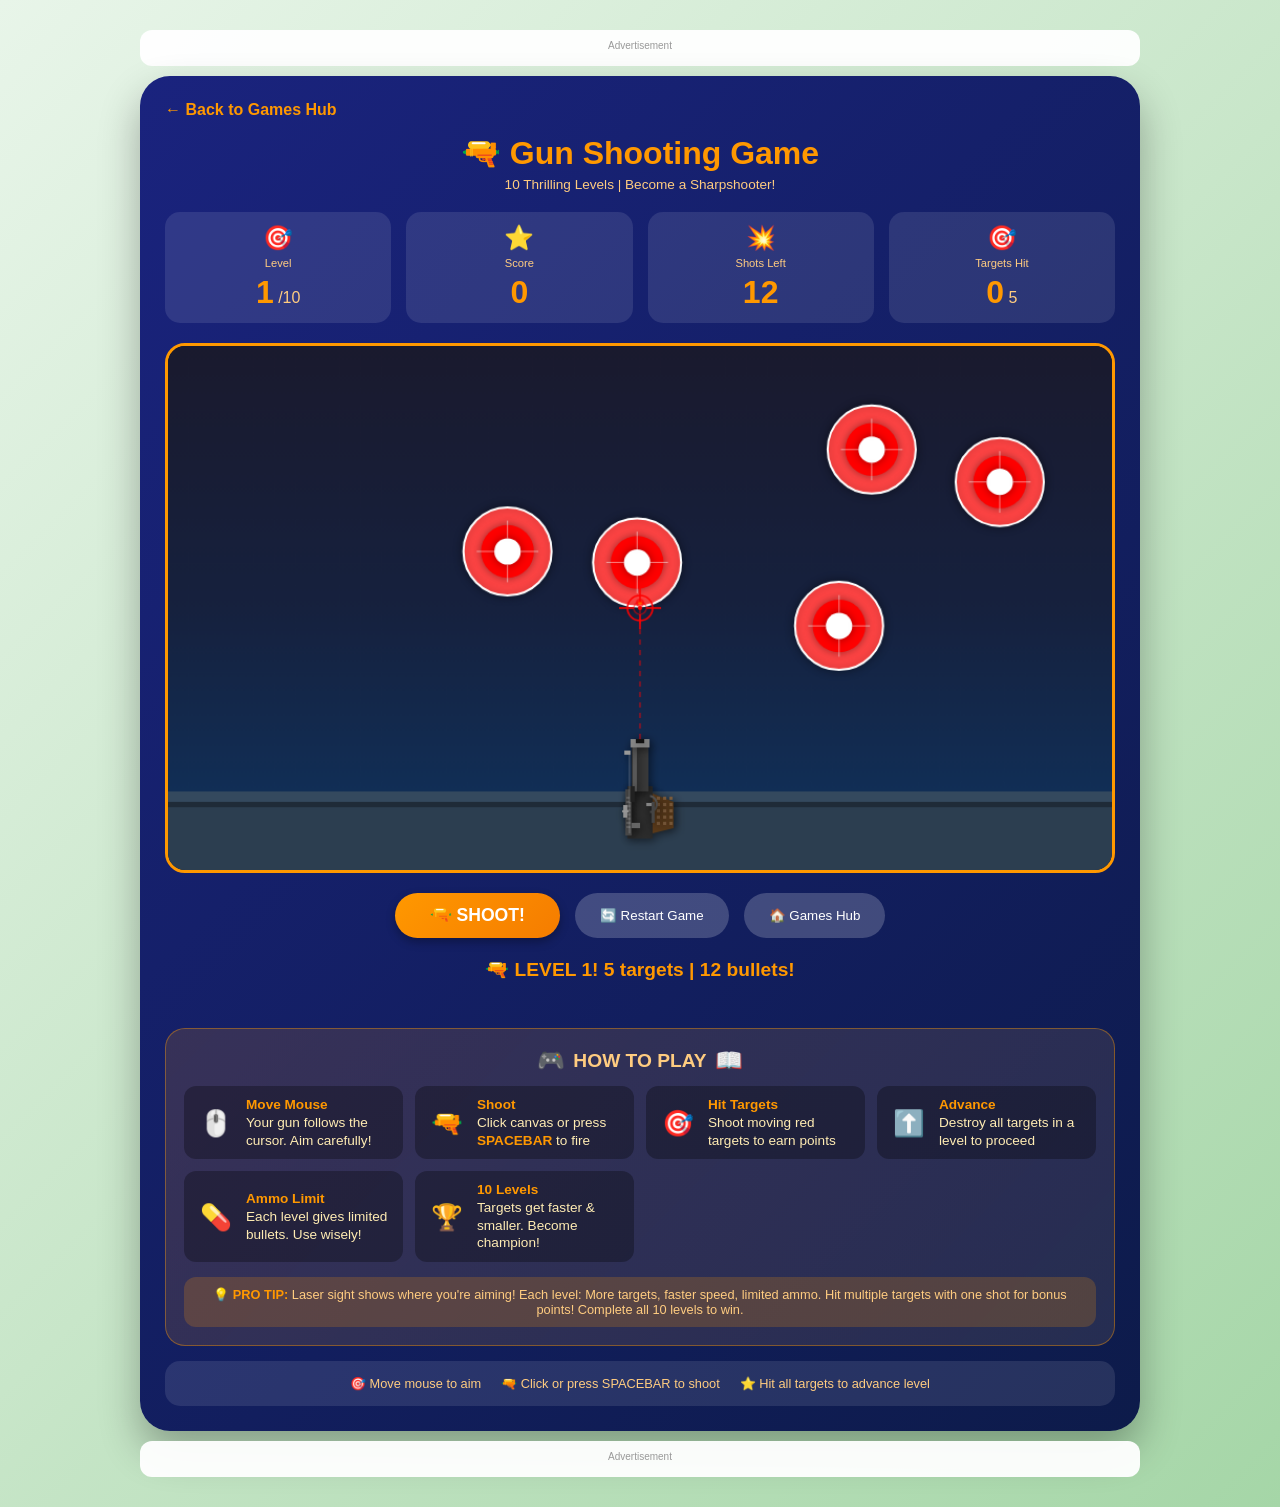
<file: gun-shooting/index.html>
<!DOCTYPE html>
<html lang="en">
<head>
    <meta charset="UTF-8">
    <meta name="viewport" content="width=device-width, initial-scale=1.0, user-scalable=no">
    <title>Gun Shooting Game - 10 Levels | PlayCrazyGames</title>
    
    <!-- Google AdSense Code -->
    <script async src="https://pagead2.googlesyndication.com/pagead/js/adsbygoogle.js?client=ca-pub-9770610643444805"
     crossorigin="anonymous"></script>
    
    <style>
        * {
            margin: 0;
            padding: 0;
            box-sizing: border-box;
            user-select: none;
        }

        body {
            font-family: 'Segoe UI', Tahoma, Geneva, Verdana, sans-serif;
            background: linear-gradient(135deg, #e8f5e9 0%, #c8e6c9 50%, #a5d6a7 100%);
            min-height: 100vh;
            display: flex;
            flex-direction: column;
            align-items: center;
            justify-content: center;
            padding: 20px;
        }

        .ad-top, .ad-bottom {
            width: 100%;
            max-width: 1000px;
            background: rgba(255,255,255,0.95);
            text-align: center;
            padding: 10px;
            margin: 10px auto;
            border-radius: 12px;
        }

        .ad-label {
            font-size: 10px;
            color: #999;
            margin-bottom: 5px;
        }

        .game-container {
            max-width: 1000px;
            width: 100%;
            background: linear-gradient(135deg, #1a237e, #0d1b4a);
            border-radius: 30px;
            padding: 25px;
            box-shadow: 0 20px 40px rgba(0,0,0,0.3);
        }

        .back-home {
            display: inline-block;
            margin-bottom: 15px;
            color: #ff9800;
            text-decoration: none;
            font-weight: 600;
        }

        .game-header {
            text-align: center;
            margin-bottom: 20px;
        }

        .game-header h1 {
            font-size: 2rem;
            color: #ff9800;
            margin-bottom: 5px;
        }

        .subtitle {
            color: #ffcc80;
            font-size: 0.85rem;
        }

        .game-stats {
            display: grid;
            grid-template-columns: repeat(4, 1fr);
            gap: 15px;
            margin-bottom: 20px;
        }

        .stat-card {
            background: rgba(255,255,255,0.1);
            padding: 12px;
            border-radius: 15px;
            text-align: center;
        }

        .stat-icon {
            font-size: 1.5rem;
            display: block;
        }

        .stat-label {
            display: block;
            color: #ffcc80;
            font-size: 0.7rem;
            margin: 5px 0;
        }

        .stat-value {
            display: inline-block;
            color: #ff9800;
            font-size: 2rem;
            font-weight: bold;
        }

        .stat-max {
            color: #ffcc80;
            font-size: 1rem;
        }

        .game-play-area {
            position: relative;
            margin-bottom: 20px;
        }

        #gameCanvas {
            width: 100%;
            height: auto;
            background: linear-gradient(180deg, #1a1a2e 0%, #16213e 100%);
            border-radius: 20px;
            border: 3px solid #ff9800;
            cursor: crosshair;
            display: block;
        }

        .controls-panel {
            display: flex;
            gap: 15px;
            justify-content: center;
            margin-bottom: 20px;
            flex-wrap: wrap;
        }

        .shoot-button {
            background: linear-gradient(135deg, #ff9800, #f57c00);
            color: white;
            border: none;
            padding: 12px 35px;
            border-radius: 40px;
            font-size: 1.1rem;
            font-weight: bold;
            cursor: pointer;
            transition: all 0.2s;
            box-shadow: 0 4px 10px rgba(0,0,0,0.3);
        }

        .shoot-button:hover {
            transform: scale(1.05);
            box-shadow: 0 6px 15px rgba(0,0,0,0.4);
        }

        .reset-button, .back-button {
            background: rgba(255,255,255,0.2);
            color: white;
            border: none;
            padding: 12px 25px;
            border-radius: 40px;
            cursor: pointer;
            transition: all 0.2s;
        }

        .reset-button:hover, .back-button:hover {
            background: rgba(255,255,255,0.3);
            transform: scale(1.02);
        }

        .level-message {
            text-align: center;
            margin-bottom: 15px;
            font-size: 1.2rem;
            font-weight: bold;
            color: #ff9800;
            min-height: 50px;
        }

        /* Enhanced How to Play Section */
        .how-to-play {
            background: linear-gradient(135deg, rgba(255,152,0,0.15), rgba(255,204,128,0.1));
            border-radius: 20px;
            padding: 18px;
            margin-top: 20px;
            border: 1px solid rgba(255,152,0,0.4);
        }

        .how-to-play h3 {
            color: #ffcc80;
            font-size: 1.2rem;
            margin-bottom: 12px;
            display: flex;
            align-items: center;
            gap: 8px;
            justify-content: center;
        }

        .how-to-play h3 span {
            font-size: 1.4rem;
        }

        .instructions-grid {
            display: grid;
            grid-template-columns: repeat(auto-fit, minmax(200px, 1fr));
            gap: 12px;
            margin-bottom: 15px;
        }

        .instruction-card {
            background: rgba(0,0,0,0.3);
            padding: 10px 12px;
            border-radius: 12px;
            display: flex;
            align-items: center;
            gap: 10px;
            transition: transform 0.2s;
        }

        .instruction-card:hover {
            transform: translateX(5px);
            background: rgba(0,0,0,0.4);
        }

        .instruction-icon {
            font-size: 1.6rem;
            min-width: 40px;
            text-align: center;
        }

        .instruction-text {
            color: #ffecb3;
            font-size: 0.85rem;
            line-height: 1.3;
        }

        .instruction-text strong {
            color: #ff9800;
        }

        .level-tip {
            background: rgba(255,152,0,0.2);
            border-radius: 12px;
            padding: 10px;
            text-align: center;
            margin-top: 10px;
            font-size: 0.8rem;
            color: #ffcc80;
        }

        .level-tip span {
            font-weight: bold;
            color: #ff9800;
        }

        .instructions {
            display: flex;
            justify-content: center;
            gap: 20px;
            flex-wrap: wrap;
            padding: 15px;
            background: rgba(255,255,255,0.1);
            border-radius: 15px;
            margin-top: 15px;
        }

        .instruction {
            color: #ffcc80;
            font-size: 0.8rem;
        }

        @media (max-width: 700px) {
            .game-container { padding: 15px; }
            .game-header h1 { font-size: 1.5rem; }
            .stat-value { font-size: 1.3rem; }
            .controls-panel { gap: 8px; }
            button { padding: 8px 15px; font-size: 0.8rem; }
            .instruction-card { padding: 6px 10px; }
            .instruction-icon { font-size: 1.3rem; min-width: 30px; }
            .instruction-text { font-size: 0.75rem; }
        }
    </style>
</head>
<body>
    <div class="ad-top">
        <div class="ad-label">Advertisement</div>
        <ins class="adsbygoogle"
             style="display:block"
             data-ad-client="ca-pub-9770610643444805"
             data-ad-format="auto"
             data-full-width-responsive="true"></ins>
        <script>
            (adsbygoogle = window.adsbygoogle || []).push({});
        </script>
    </div>

    <div class="game-container">
        <a href="../index.html" class="back-home">← Back to Games Hub</a>
        
        <div class="game-header">
            <h1>🔫 Gun Shooting Game</h1>
            <p class="subtitle">10 Thrilling Levels | Become a Sharpshooter!</p>
        </div>
        
        <div class="game-stats">
            <div class="stat-card">
                <div class="stat-icon">🎯</div>
                <div class="stat-label">Level</div>
                <span class="stat-value" id="level">1</span>
                <span class="stat-max">/10</span>
            </div>
            <div class="stat-card">
                <div class="stat-icon">⭐</div>
                <div class="stat-label">Score</div>
                <div class="stat-value" id="score">0</div>
            </div>
            <div class="stat-card">
                <div class="stat-icon">💥</div>
                <div class="stat-label">Shots Left</div>
                <div class="stat-value" id="shotsLeft">10</div>
            </div>
            <div class="stat-card">
                <div class="stat-icon">🎯</div>
                <div class="stat-label">Targets Hit</div>
                <span class="stat-value" id="targetsHit">0</span>
                <span class="stat-max" id="targetsNeeded">/5</span>
            </div>
        </div>
        
        <div class="game-play-area">
            <canvas id="gameCanvas" width="900" height="500"></canvas>
        </div>
        
        <div class="controls-panel">
            <button id="shootBtn" class="shoot-button">🔫 SHOOT!</button>
            <button id="resetBtn" class="reset-button">🔄 Restart Game</button>
            <button id="backBtn" class="back-button">🏠 Games Hub</button>
        </div>
        
        <div class="level-message" id="levelMessage"></div>
        
        <!-- ENHANCED HOW TO PLAY SECTION -->
        <div class="how-to-play">
            <h3>
                <span>🎮</span> HOW TO PLAY <span>📖</span>
            </h3>
            <div class="instructions-grid">
                <div class="instruction-card">
                    <div class="instruction-icon">🖱️</div>
                    <div class="instruction-text"><strong>Move Mouse</strong><br>Your gun follows the cursor. Aim carefully!</div>
                </div>
                <div class="instruction-card">
                    <div class="instruction-icon">🔫</div>
                    <div class="instruction-text"><strong>Shoot</strong><br>Click canvas or press <strong>SPACEBAR</strong> to fire</div>
                </div>
                <div class="instruction-card">
                    <div class="instruction-icon">🎯</div>
                    <div class="instruction-text"><strong>Hit Targets</strong><br>Shoot moving red targets to earn points</div>
                </div>
                <div class="instruction-card">
                    <div class="instruction-icon">⬆️</div>
                    <div class="instruction-text"><strong>Advance</strong><br>Destroy all targets in a level to proceed</div>
                </div>
                <div class="instruction-card">
                    <div class="instruction-icon">💊</div>
                    <div class="instruction-text"><strong>Ammo Limit</strong><br>Each level gives limited bullets. Use wisely!</div>
                </div>
                <div class="instruction-card">
                    <div class="instruction-icon">🏆</div>
                    <div class="instruction-text"><strong>10 Levels</strong><br>Targets get faster & smaller. Become champion!</div>
                </div>
            </div>
            <div class="level-tip">
                💡 <span>PRO TIP:</span> Laser sight shows where you're aiming! Each level: More targets, faster speed, limited ammo. 
                Hit multiple targets with one shot for bonus points! Complete all 10 levels to win.
            </div>
        </div>
        
        <div class="instructions">
            <div class="instruction">🎯 Move mouse to aim</div>
            <div class="instruction">🔫 Click or press SPACEBAR to shoot</div>
            <div class="instruction">⭐ Hit all targets to advance level</div>
        </div>
    </div>

    <div class="ad-bottom">
        <div class="ad-label">Advertisement</div>
        <ins class="adsbygoogle"
             style="display:block"
             data-ad-client="ca-pub-9770610643444805"
             data-ad-format="auto"
             data-full-width-responsive="true"></ins>
        <script>
            (adsbygoogle = window.adsbygoogle || []).push({});
        </script>
    </div>

    <script>
        // ========================================
        // GUN SHOOTING GAME - REAL GUN WITH ROTATING NOZZLE
        // Enhanced with How To Play section
        // ========================================

        // Get canvas
        const canvas = document.getElementById('gameCanvas');
        const ctx = canvas.getContext('2d');

        // Set canvas size
        canvas.width = 900;
        canvas.height = 500;

        // Game state
        let gameState = {
            level: 1,
            score: 0,
            shotsLeft: 0,
            targetsHit: 0,
            targetsNeeded: 0,
            gameActive: true,
            levelTransition: false,
            totalShotsFired: 0
        };

        // Arrays for game objects
        let targets = [];
        let bullets = [];

        // Mouse position
        let mouseX = canvas.width / 2;
        let mouseY = canvas.height / 2;

        // Gun angle (in radians)
        let gunAngle = 0;

        // Animation ID
        let animationId = null;
        let hitEffects = [];
        let muzzleFlash = { active: false, timer: 0 };

        // Level configurations
        const levels = {
            1: { targetCount: 5, speed: 1.2, size: 42, points: 10, shots: 12, color: '#ff4444' },
            2: { targetCount: 6, speed: 1.5, size: 40, points: 10, shots: 14, color: '#ff5555' },
            3: { targetCount: 7, speed: 1.8, size: 38, points: 15, shots: 16, color: '#ff6666' },
            4: { targetCount: 8, speed: 2.1, size: 36, points: 15, shots: 18, color: '#ff7777' },
            5: { targetCount: 9, speed: 2.5, size: 34, points: 20, shots: 20, color: '#ff8888' },
            6: { targetCount: 10, speed: 2.8, size: 32, points: 20, shots: 22, color: '#ff9999' },
            7: { targetCount: 11, speed: 3.2, size: 30, points: 25, shots: 24, color: '#ffaaaa' },
            8: { targetCount: 12, speed: 3.6, size: 28, points: 25, shots: 26, color: '#ffbbbb' },
            9: { targetCount: 13, speed: 4.0, size: 26, points: 30, shots: 28, color: '#ffcccc' },
            10: { targetCount: 15, speed: 4.5, size: 24, points: 50, shots: 32, color: '#ff0000' }
        };

        // TARGET CLASS
        class Target {
            constructor(x, y, size, speed, color, id) {
                this.id = id;
                this.x = x;
                this.y = y;
                this.size = size;
                this.speed = speed;
                this.color = color;
                this.active = true;
                
                let angle = Math.random() * Math.PI * 2;
                this.vx = Math.cos(angle) * speed;
                this.vy = Math.sin(angle) * speed;
                
                if (Math.abs(this.vx) < 0.5) this.vx = this.vx > 0 ? 0.8 : -0.8;
                if (Math.abs(this.vy) < 0.5) this.vy = this.vy > 0 ? 0.8 : -0.8;
            }

            update() {
                if (!this.active) return;
                
                this.x += this.vx;
                this.y += this.vy;
                
                const margin = this.size + 10;
                if (this.x - this.size < margin) {
                    this.x = margin + this.size;
                    this.vx = Math.abs(this.vx);
                }
                if (this.x + this.size > canvas.width - margin) {
                    this.x = canvas.width - margin - this.size;
                    this.vx = -Math.abs(this.vx);
                }
                if (this.y - this.size < margin) {
                    this.y = margin + this.size;
                    this.vy = Math.abs(this.vy);
                }
                if (this.y + this.size > canvas.height - 80) {
                    this.y = canvas.height - 80 - this.size;
                    this.vy = -Math.abs(this.vy);
                }
            }

            draw() {
                if (!this.active) return;
                
                ctx.shadowBlur = 8;
                ctx.shadowColor = 'rgba(0,0,0,0.4)';
                
                ctx.beginPath();
                ctx.arc(this.x, this.y, this.size, 0, Math.PI * 2);
                ctx.fillStyle = this.color;
                ctx.fill();
                ctx.strokeStyle = '#fff';
                ctx.lineWidth = 2;
                ctx.stroke();
                
                ctx.beginPath();
                ctx.arc(this.x, this.y, this.size * 0.6, 0, Math.PI * 2);
                ctx.fillStyle = '#ff0000';
                ctx.fill();
                
                ctx.beginPath();
                ctx.arc(this.x, this.y, this.size * 0.3, 0, Math.PI * 2);
                ctx.fillStyle = '#fff';
                ctx.fill();
                
                ctx.beginPath();
                ctx.moveTo(this.x - this.size * 0.7, this.y);
                ctx.lineTo(this.x - this.size * 0.3, this.y);
                ctx.moveTo(this.x + this.size * 0.3, this.y);
                ctx.lineTo(this.x + this.size * 0.7, this.y);
                ctx.moveTo(this.x, this.y - this.size * 0.7);
                ctx.lineTo(this.x, this.y - this.size * 0.3);
                ctx.moveTo(this.x, this.y + this.size * 0.3);
                ctx.lineTo(this.x, this.y + this.size * 0.7);
                ctx.strokeStyle = 'rgba(255,255,255,0.5)';
                ctx.lineWidth = 1;
                ctx.stroke();
                
                ctx.shadowBlur = 0;
            }

            isHit(bulletX, bulletY) {
                const dx = bulletX - this.x;
                const dy = bulletY - this.y;
                return Math.sqrt(dx * dx + dy * dy) < this.size;
            }
        }

        // BULLET CLASS
        class Bullet {
            constructor(fromX, fromY, toX, toY, bulletId, angle) {
                this.id = bulletId;
                this.x = fromX;
                this.y = fromY;
                this.active = true;
                this.hitTargets = [];
                this.angle = angle;
                
                const dx = toX - fromX;
                const dy = toY - fromY;
                const length = Math.sqrt(dx * dx + dy * dy);
                
                if (length > 0) {
                    this.vx = (dx / length) * 16;
                    this.vy = (dy / length) * 16;
                } else {
                    this.vx = 0;
                    this.vy = -16;
                }
            }

            update() {
                if (!this.active) return false;
                this.x += this.vx;
                this.y += this.vy;
                if (this.x < -100 || this.x > canvas.width + 100 ||
                    this.y < -100 || this.y > canvas.height + 100) {
                    this.active = false;
                    return false;
                }
                return true;
            }

            draw() {
                if (!this.active) return;
                ctx.beginPath();
                ctx.moveTo(this.x, this.y);
                ctx.lineTo(this.x - this.vx * 2, this.y - this.vy * 2);
                ctx.strokeStyle = '#ffaa00';
                ctx.lineWidth = 4;
                ctx.stroke();
                ctx.beginPath();
                ctx.lineTo(this.x - this.vx * 4, this.y - this.vy * 4);
                ctx.strokeStyle = '#ff6600';
                ctx.lineWidth = 3;
                ctx.stroke();
                ctx.beginPath();
                ctx.arc(this.x, this.y, 5, 0, Math.PI * 2);
                ctx.fillStyle = '#ffcc00';
                ctx.fill();
                ctx.beginPath();
                ctx.arc(this.x, this.y, 2.5, 0, Math.PI * 2);
                ctx.fillStyle = '#ffffff';
                ctx.fill();
            }
            
            hasHitTarget(targetId) { return this.hitTargets.includes(targetId); }
            addHitTarget(targetId) { this.hitTargets.push(targetId); }
        }

        // HIT EFFECT CLASS
        class HitEffect {
            constructor(x, y) {
                this.x = x;
                this.y = y;
                this.particles = [];
                this.active = true;
                this.life = 20;
                for (let i = 0; i < 20; i++) {
                    this.particles.push({
                        x: x, y: y, vx: (Math.random() - 0.5) * 10, vy: (Math.random() - 0.5) * 10,
                        life: 25, size: Math.random() * 5 + 2, color: `hsl(${Math.random() * 60 + 20}, 100%, 50%)`
                    });
                }
            }
            update() {
                this.life--;
                if (this.life <= 0) { this.active = false; return; }
                for (let p of this.particles) {
                    p.x += p.vx; p.y += p.vy; p.life--; p.vy += 0.3;
                }
            }
            draw() {
                for (let p of this.particles) {
                    if (p.life > 0) {
                        ctx.beginPath();
                        ctx.arc(p.x, p.y, p.size, 0, Math.PI * 2);
                        ctx.fillStyle = `rgba(255, ${100 + Math.random() * 155}, 0, ${p.life / 25})`;
                        ctx.fill();
                    }
                }
            }
        }

        // REALISTIC GUN DRAWING
        function drawRealisticGun() {
            const gunX = canvas.width / 2;
            const gunY = canvas.height - 55;
            const dx = mouseX - gunX;
            const dy = mouseY - gunY;
            gunAngle = Math.atan2(dy, dx);
            
            ctx.save();
            ctx.translate(gunX, gunY);
            ctx.rotate(gunAngle);
            ctx.shadowBlur = 8;
            ctx.shadowColor = 'rgba(0,0,0,0.5)';
            ctx.shadowOffsetX = 2;
            ctx.shadowOffsetY = 2;
            
            ctx.fillStyle = '#2c2c2c';
            ctx.beginPath();
            ctx.rect(-25, -12, 50, 24);
            ctx.fill();
            ctx.fillStyle = '#4a4a4a';
            ctx.beginPath();
            ctx.rect(-22, -14, 44, 6);
            ctx.fill();
            ctx.fillStyle = '#666';
            for (let i = -15; i <= 15; i += 4) ctx.fillRect(i, -13, 2, 4);
            ctx.fillStyle = '#3a3a3a';
            ctx.beginPath();
            ctx.rect(20, -8, 45, 16);
            ctx.fill();
            ctx.fillStyle = '#5a5a5a';
            ctx.beginPath();
            ctx.rect(20, -7, 45, 4);
            ctx.fill();
            ctx.fillStyle = '#888';
            ctx.beginPath();
            ctx.rect(62, -9, 8, 18);
            ctx.fill();
            ctx.fillStyle = '#111';
            ctx.beginPath();
            ctx.rect(66, -4, 4, 8);
            ctx.fill();
            
            if (muzzleFlash.active) {
                ctx.fillStyle = `rgba(255, ${150 + Math.random() * 105}, 0, ${muzzleFlash.timer / 5})`;
                ctx.beginPath();
                ctx.rect(68, -12, 20 + Math.random() * 15, 24 + Math.random() * 10);
                ctx.fill();
                ctx.fillStyle = `rgba(255, 255, ${100 + Math.random() * 155}, 0.8)`;
                ctx.beginPath();
                ctx.rect(70, -8, 15 + Math.random() * 10, 16 + Math.random() * 8);
                ctx.fill();
                muzzleFlash.timer--;
                if (muzzleFlash.timer <= 0) muzzleFlash.active = false;
            }
            
            ctx.fillStyle = '#999';
            ctx.beginPath();
            ctx.rect(55, -15, 4, 6);
            ctx.fill();
            ctx.fillStyle = '#999';
            ctx.beginPath();
            ctx.rect(-5, -16, 12, 4);
            ctx.fill();
            ctx.beginPath();
            ctx.rect(0, -17, 2, 6);
            ctx.fill();
            ctx.fillStyle = '#5a3a1a';
            ctx.beginPath();
            ctx.moveTo(-20, 12);
            ctx.lineTo(-15, 32);
            ctx.lineTo(10, 32);
            ctx.lineTo(18, 12);
            ctx.fill();
            ctx.fillStyle = '#7a5a3a';
            for (let i = -12; i <= 12; i += 6) {
                ctx.fillRect(i, 16, 3, 3);
                ctx.fillRect(i, 22, 3, 3);
                ctx.fillRect(i, 28, 3, 3);
            }
            ctx.strokeStyle = '#555';
            ctx.lineWidth = 2;
            ctx.beginPath();
            ctx.arc(8, 8, 8, 0.2, Math.PI - 0.2);
            ctx.stroke();
            ctx.fillStyle = '#888';
            ctx.beginPath();
            ctx.rect(6, 6, 3, 8);
            ctx.fill();
            ctx.fillStyle = '#666';
            ctx.beginPath();
            ctx.rect(-15, -8, 5, 8);
            ctx.fill();
            ctx.fillStyle = '#222';
            ctx.beginPath();
            ctx.rect(10, -10, 15, 5);
            ctx.fill();
            ctx.fillStyle = '#444';
            ctx.beginPath();
            ctx.rect(-10, 11, 20, 3);
            ctx.fill();
            ctx.strokeStyle = 'rgba(255,255,255,0.3)';
            ctx.lineWidth = 1;
            ctx.beginPath();
            ctx.moveTo(-20, -10);
            ctx.lineTo(55, -10);
            ctx.stroke();
            ctx.restore();
            
            const laserEndX = gunX + Math.cos(gunAngle) * 200;
            const laserEndY = gunY + Math.sin(gunAngle) * 200;
            ctx.beginPath();
            ctx.moveTo(gunX + Math.cos(gunAngle) * 70, gunY + Math.sin(gunAngle) * 70);
            ctx.lineTo(laserEndX, laserEndY);
            ctx.strokeStyle = 'rgba(255, 0, 0, 0.4)';
            ctx.lineWidth = 2;
            ctx.setLineDash([5, 5]);
            ctx.stroke();
            ctx.setLineDash([]);
            ctx.beginPath();
            ctx.arc(laserEndX, laserEndY, 4, 0, Math.PI * 2);
            ctx.fillStyle = 'rgba(255, 0, 0, 0.6)';
            ctx.fill();
            ctx.beginPath();
            ctx.arc(laserEndX, laserEndY, 2, 0, Math.PI * 2);
            ctx.fillStyle = 'rgba(255, 100, 0, 0.9)';
            ctx.fill();
        }

        let nextTargetId = 1, nextBulletId = 1;
        
        function initLevel() {
            const config = levels[gameState.level];
            if (!config) return;
            gameState.targetsNeeded = config.targetCount;
            gameState.shotsLeft = config.shots;
            gameState.targetsHit = 0;
            gameState.levelTransition = false;
            gameState.gameActive = true;
            targets = [];
            bullets = [];
            hitEffects = [];
            nextTargetId = 1;
            nextBulletId = 1;
            const margin = config.size + 50;
            for (let i = 0; i < config.targetCount; i++) {
                let placed = false;
                let tries = 0;
                while (!placed && tries < 100) {
                    const x = Math.random() * (canvas.width - margin * 2) + margin;
                    const y = Math.random() * (canvas.height - margin * 2 - 100) + margin;
                    let overlap = false;
                    for (const existing of targets) {
                        if (Math.hypot(existing.x - x, existing.y - y) < config.size * 1.5) { overlap = true; break; }
                    }
                    if (!overlap) {
                        targets.push(new Target(x, y, config.size, config.speed, config.color, nextTargetId++));
                        placed = true;
                    }
                    tries++;
                }
                if (!placed) {
                    targets.push(new Target(Math.random() * (canvas.width - margin * 2) + margin, Math.random() * (canvas.height - margin * 2 - 100) + margin, config.size, config.speed, config.color, nextTargetId++));
                }
            }
            updateUI();
            showMessage(`🔫 LEVEL ${gameState.level}! ${gameState.targetsNeeded} targets | ${gameState.shotsLeft} bullets!`);
        }

        function updateUI() {
            document.getElementById('level').textContent = gameState.level;
            document.getElementById('score').textContent = gameState.score;
            document.getElementById('shotsLeft').textContent = gameState.shotsLeft;
            document.getElementById('targetsHit').textContent = gameState.targetsHit;
            document.getElementById('targetsNeeded').textContent = gameState.targetsNeeded;
        }

        function showMessage(msg, isError = false) {
            const msgDiv = document.getElementById('levelMessage');
            msgDiv.textContent = msg;
            msgDiv.style.color = isError ? '#ff6666' : '#ff9800';
            setTimeout(() => { if (msgDiv.textContent === msg) msgDiv.textContent = ''; }, 2000);
        }

        function shoot() {
            if (!gameState.gameActive || gameState.levelTransition) return;
            if (gameState.shotsLeft <= 0) {
                showMessage('❌ OUT OF AMMO! Game Over!', true);
                gameOver();
                return;
            }
            gameState.shotsLeft--;
            gameState.totalShotsFired++;
            muzzleFlash.active = true;
            muzzleFlash.timer = 5;
            const gunX = canvas.width / 2, gunY = canvas.height - 55;
            const bulletEndX = gunX + Math.cos(gunAngle) * 500;
            const bulletEndY = gunY + Math.sin(gunAngle) * 500;
            const bullet = new Bullet(gunX, gunY, bulletEndX, bulletEndY, nextBulletId++, gunAngle);
            bullets.push(bullet);
            updateUI();
            setTimeout(() => checkBulletHits(bullet.id), 30);
            if (gameState.shotsLeft === 0 && gameState.targetsHit < gameState.targetsNeeded) {
                setTimeout(() => { if (gameState.targetsHit < gameState.targetsNeeded && !gameState.levelTransition) gameOver(); }, 500);
            }
        }

        function checkBulletHits(bulletId) {
            if (!gameState.gameActive || gameState.levelTransition) return;
            const bullet = bullets.find(b => b.id === bulletId);
            if (!bullet || !bullet.active) return;
            let hitCount = 0, hitTargets = [];
            for (const target of targets) {
                if (target.active && !bullet.hasHitTarget(target.id) && target.isHit(bullet.x, bullet.y)) {
                    hitTargets.push(target);
                    bullet.addHitTarget(target.id);
                    hitCount++;
                }
            }
            if (hitCount > 0) {
                let totalPoints = 0;
                for (const target of hitTargets) {
                    target.active = false;
                    gameState.targetsHit++;
                    const points = levels[gameState.level].points;
                    totalPoints += points;
                    gameState.score += points;
                    hitEffects.push(new HitEffect(target.x, target.y));
                    const index = targets.indexOf(target);
                    if (index > -1) targets.splice(index, 1);
                }
                updateUI();
                showMessage(hitCount === 1 ? `💥 HIT! +${totalPoints} points!` : `💥💥 MULTI-HIT! ${hitCount} targets! +${totalPoints} points! 💥💥`);
                if (gameState.targetsHit >= gameState.targetsNeeded && !gameState.levelTransition) levelComplete();
            }
            if (bullet.active && gameState.gameActive && !gameState.levelTransition) setTimeout(() => checkBulletHits(bulletId), 25);
        }

        function levelComplete() {
            if (gameState.levelTransition) return;
            gameState.levelTransition = true;
            if (gameState.level < 10) {
                gameState.level++;
                showMessage(`🎉 LEVEL COMPLETE! Moving to Level ${gameState.level} 🎉`);
                bullets = [];
                hitEffects = [];
                setTimeout(() => initLevel(), 1500);
            } else { gameWin(); }
        }

        function gameWin() {
            gameState.gameActive = false;
            gameState.levelTransition = true;
            showMessage(`🏆 YOU WIN! Completed all 10 levels! Score: ${gameState.score} 🏆`);
            document.getElementById('levelMessage').style.color = '#4CAF50';
        }

        function gameOver() {
            if (!gameState.gameActive) return;
            gameState.gameActive = false;
            gameState.levelTransition = true;
            showMessage(`💀 GAME OVER! Level ${gameState.level} | Score: ${gameState.score} 💀`, true);
        }

        function resetGame() {
            gameState = { level: 1, score: 0, shotsLeft: 0, targetsHit: 0, targetsNeeded: 0, gameActive: true, levelTransition: false, totalShotsFired: 0 };
            targets = []; bullets = []; hitEffects = [];
            nextTargetId = 1; nextBulletId = 1;
            initLevel();
            updateUI();
            document.getElementById('levelMessage').style.color = '#ff9800';
        }

        function drawBackground() {
            const grad = ctx.createLinearGradient(0, 0, 0, canvas.height);
            grad.addColorStop(0, '#1a1a2e');
            grad.addColorStop(0.5, '#16213e');
            grad.addColorStop(1, '#0f3460');
            ctx.fillStyle = grad;
            ctx.fillRect(0, 0, canvas.width, canvas.height);
            ctx.fillStyle = 'white';
            for (let i = 0; i < 100; i++) if (Math.random() > 0.99) { ctx.beginPath(); ctx.arc(Math.random() * canvas.width, Math.random() * (canvas.height - 100), 1, 0, Math.PI * 2); ctx.fill(); }
            ctx.fillStyle = '#2c3e50';
            ctx.fillRect(0, canvas.height - 70, canvas.width, 70);
            ctx.fillStyle = '#34495e';
            ctx.fillRect(0, canvas.height - 75, canvas.width, 10);
            ctx.fillStyle = 'rgba(0,0,0,0.3)';
            ctx.fillRect(0, canvas.height - 65, canvas.width, 5);
        }

        function drawCrosshair() {
            ctx.beginPath();
            ctx.arc(mouseX, mouseY, 12, 0, Math.PI * 2);
            ctx.strokeStyle = '#ff0000';
            ctx.lineWidth = 1.5;
            ctx.stroke();
            ctx.beginPath();
            ctx.moveTo(mouseX - 20, mouseY);
            ctx.lineTo(mouseX - 6, mouseY);
            ctx.moveTo(mouseX + 6, mouseY);
            ctx.lineTo(mouseX + 20, mouseY);
            ctx.moveTo(mouseX, mouseY - 20);
            ctx.lineTo(mouseX, mouseY - 6);
            ctx.moveTo(mouseX, mouseY + 6);
            ctx.lineTo(mouseX, mouseY + 20);
            ctx.stroke();
            ctx.beginPath();
            ctx.arc(mouseX, mouseY, 2, 0, Math.PI * 2);
            ctx.fillStyle = '#ff0000';
            ctx.fill();
            ctx.beginPath();
            ctx.arc(mouseX, mouseY, 6, 0, Math.PI * 2);
            ctx.strokeStyle = 'rgba(255,0,0,0.5)';
            ctx.stroke();
        }

        function animate() {
            for (const target of targets) target.update();
            for (let i = bullets.length-1; i>=0; i--) { bullets[i].update(); if (!bullets[i].active) bullets.splice(i,1); }
            for (let i = hitEffects.length-1; i>=0; i--) { hitEffects[i].update(); if (!hitEffects[i].active) hitEffects.splice(i,1); }
            drawBackground();
            for (const target of targets) target.draw();
            for (const bullet of bullets) bullet.draw();
            for (const effect of hitEffects) effect.draw();
            drawRealisticGun();
            drawCrosshair();
            animationId = requestAnimationFrame(animate);
        }

        canvas.addEventListener('mousemove', (e) => {
            const rect = canvas.getBoundingClientRect();
            const scaleX = canvas.width / rect.width;
            const scaleY = canvas.height / rect.height;
            mouseX = (e.clientX - rect.left) * scaleX;
            mouseY = (e.clientY - rect.top) * scaleY;
            mouseX = Math.max(15, Math.min(canvas.width - 15, mouseX));
            mouseY = Math.max(15, Math.min(canvas.height - 15, mouseY));
        });
        canvas.addEventListener('click', (e) => { e.preventDefault(); shoot(); });
        document.addEventListener('keydown', (e) => { if (e.code === 'Space') { e.preventDefault(); shoot(); } });
        document.getElementById('shootBtn').addEventListener('click', () => shoot());
        document.getElementById('resetBtn').addEventListener('click', () => resetGame());
        document.getElementById('backBtn').addEventListener('click', () => { window.location.href = '../index.html'; });
        canvas.style.cursor = 'none';
        initLevel();
        animate();
    </script>
</body>
</html>
</file>
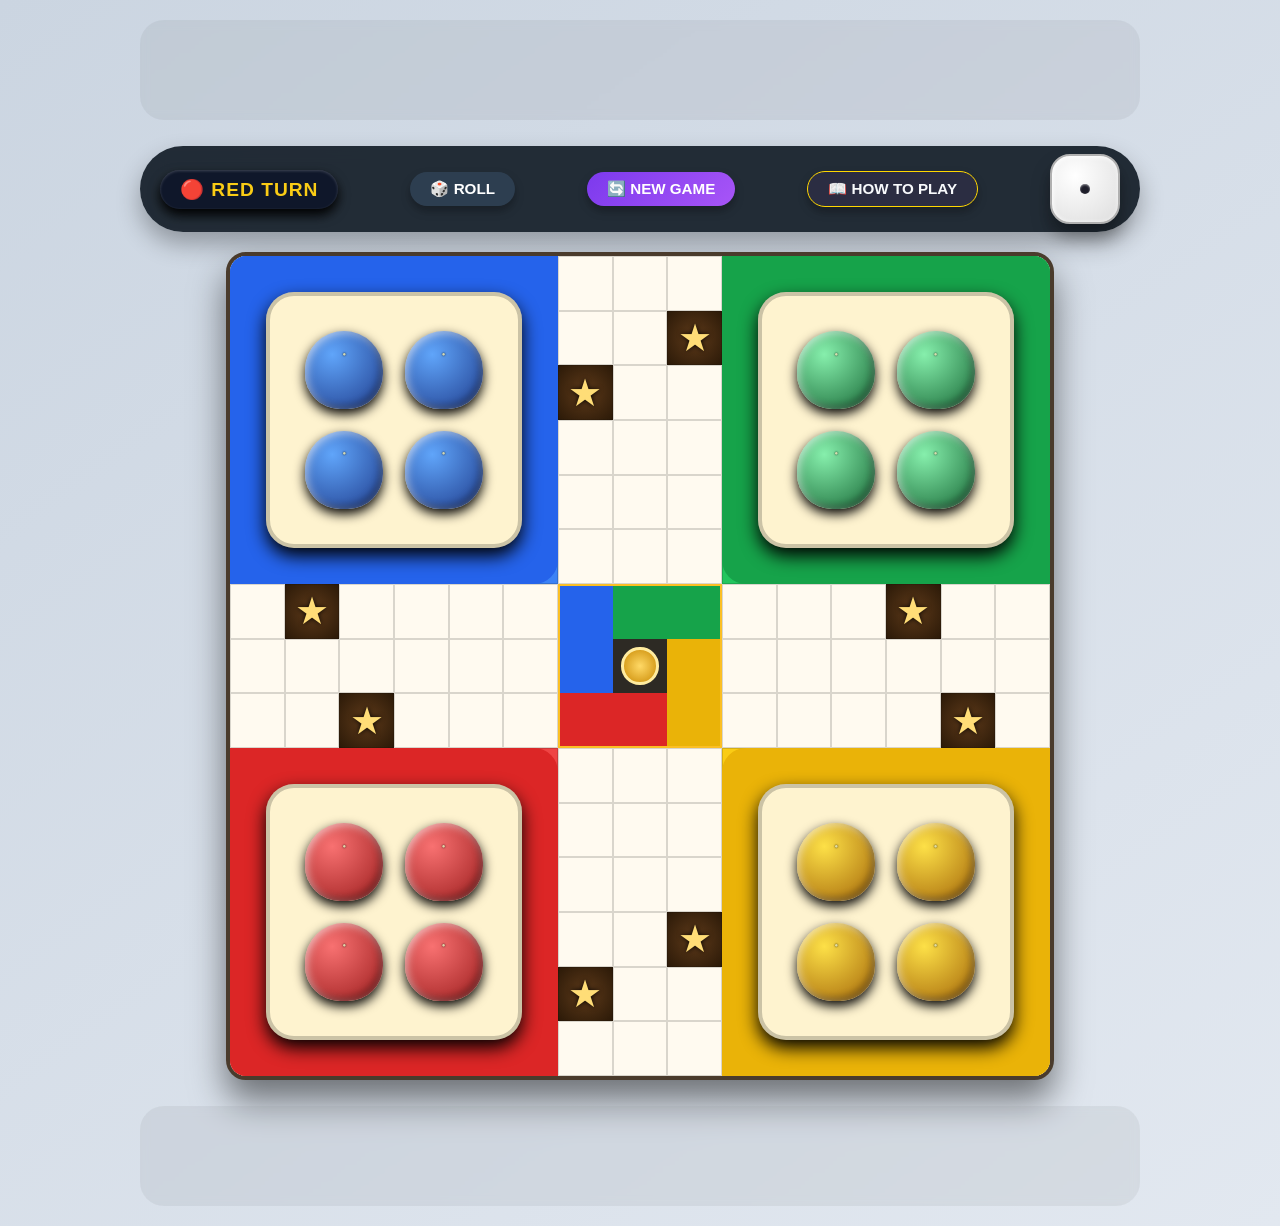
<file: ludo-game/index.html>
<!DOCTYPE html>
<html lang="en">
<head>
  <meta charset="UTF-8" />
  <meta name="viewport" content="width=device-width, initial-scale=1.0, user-scalable=no" />
  <title>Ludo Royal | Classic 57 Cells | Extra Turn on Home | Right Turn</title>
  <!-- Google AdSense Code (provided by user, without data-ad-slot) -->
  <script async src="https://pagead2.googlesyndication.com/pagead/js/adsbygoogle.js?client=ca-pub-9770610643444805"
     crossorigin="anonymous"></script>
  <style>
    * {
      margin: 0;
      padding: 0;
      box-sizing: border-box;
      user-select: none;
    }

    :root {
      --red: #dc2626;
      --green: #16a34a;
      --yellow: #eab308;
      --blue: #2563eb;
      --border: rgba(0,0,0,0.2);
    }

    body {
      min-height: 100vh;
      display: flex;
      justify-content: center;
      align-items: center;
      background: linear-gradient(145deg, #cbd5e1, #e2e8f0);
      font-family: 'Segoe UI', Roboto, 'Poppins', sans-serif;
      overflow-x: auto;
      padding: 20px;
    }

    .game-wrapper {
      display: flex;
      flex-direction: column;
      align-items: center;
      gap: 20px;
      width: 100%;
      max-width: 1000px;
    }

    /* Ad Containers */
    .ad-container {
      width: 100%;
      background: rgba(0,0,0,0.05);
      border-radius: 24px;
      padding: 6px 0;
      text-align: center;
      backdrop-filter: blur(4px);
      min-height: 100px;
      display: flex;
      justify-content: center;
      align-items: center;
    }
    .ad-top { margin-bottom: 6px; }
    .ad-bottom { margin-top: 6px; }
    .adsbygoogle {
      display: block;
      width: 100%;
      max-width: 728px;
      margin: 0 auto;
      border-radius: 16px;
    }

    /* Info & How to Play panel */
    .info-panel {
      background: rgba(15, 25, 35, 0.9);
      backdrop-filter: blur(12px);
      border-radius: 60px;
      padding: 8px 20px;
      display: flex;
      flex-wrap: wrap;
      align-items: center;
      justify-content: space-between;
      gap: 12px;
      width: 100%;
      box-shadow: 0 12px 24px rgba(0,0,0,0.3);
    }

    .turn-indicator {
      font-size: 1.2rem;
      font-weight: 800;
      padding: 8px 20px;
      border-radius: 40px;
      background: #0f172a;
      color: #facc15;
      letter-spacing: 1px;
      box-shadow: inset 0 1px 3px rgba(255,255,255,0.2), 0 6px 12px black;
      min-width: 170px;
      text-align: center;
    }

    .action-btn {
      padding: 8px 20px;
      border: none;
      border-radius: 40px;
      font-weight: bold;
      font-size: 0.95rem;
      cursor: pointer;
      transition: 0.2s;
      box-shadow: 0 5px 10px rgba(0,0,0,0.3);
      font-weight: 700;
    }

    #rollBtn {
      background: #2d3e50;
      color: white;
    }
    #rollBtn:hover { background: #1e2e3c; transform: scale(0.97); }
    #newGameBtn {
      background: linear-gradient(135deg, #7c3aed, #a855f7);
      color: white;
    }
    #newGameBtn:hover { transform: scale(0.97); filter: brightness(1.05); }

    .how-to-btn {
      background: #2b2d42;
      color: #f8fafc;
      border: 1px solid gold;
    }
    .how-to-btn:hover { background: #1e1f2e; transform: scale(0.97);}

    .dice {
      width: 70px;
      height: 70px;
      border-radius: 20px;
      background: radial-gradient(circle at 35% 30%, #ffffff, #dddddd);
      display: flex;
      justify-content: center;
      align-items: center;
      cursor: pointer;
      box-shadow: 0 12px 18px rgba(0,0,0,0.4), inset 1px 1px 5px white;
      transition: 0.1s;
      border: 2px solid #b0b0b0;
    }
    .dice:active { transform: scale(0.96); }
    .dice-dot {
      width: 100%;
      height: 100%;
      display: grid;
      grid-template-columns: repeat(3,1fr);
      grid-template-rows: repeat(3,1fr);
      padding: 12px;
      gap: 5px;
    }
    .pip {
      width: 10px;
      height: 10px;
      border-radius: 50%;
      background: #1e1e2a;
      align-self: center;
      justify-self: center;
      opacity: 0;
      box-shadow: inset 0 1px 2px rgba(255,255,255,0.5);
    }
    .show { opacity: 1; }

    .board {
      width: min(92vw, 92vh);
      height: min(92vw, 92vh);
      display: grid;
      grid-template-columns: repeat(15, 1fr);
      grid-template-rows: repeat(15, 1fr);
      background: #f8f4e6;
      border: 4px solid #4a3b2c;
      position: relative;
      box-shadow: 0 20px 35px rgba(0,0,0,0.5);
      border-radius: 20px;
      overflow: hidden;
    }

    .cell {
      border: 1px solid rgba(0,0,0,0.15);
      background: #fffaf0;
    }
    .blue-bg { background: #3b82f6; }
    .green-bg { background: #22c55e; }
    .yellow-bg { background: #facc15; }
    .red-bg { background: #ef4444; }

    .yard {
      position: absolute;
      width: 40%;
      height: 40%;
      display: flex;
      justify-content: center;
      align-items: center;
      z-index: 50;
    }
    .yard-inner {
      width: 78%;
      height: 78%;
      background: #fef3cf;
      box-shadow: inset 0 0 0 4px rgba(0,0,0,0.2), 0 8px 18px black;
      display: grid;
      grid-template-columns: repeat(2,1fr);
      grid-template-rows: repeat(2,1fr);
      place-items: center;
      padding: 12%;
      gap: 12%;
      border-radius: 28px;
    }
    .yard.blue { top: 0; left: 0; background: #2563eb; border-radius: 0 0 24px 0; }
    .yard.green { top: 0; right: 0; background: #16a34a; border-radius: 0 0 0 24px; }
    .yard.red { bottom: 0; left: 0; background: #dc2626; border-radius: 0 24px 0 0; }
    .yard.yellow { bottom: 0; right: 0; background: #eab308; border-radius: 24px 0 0 0; }

    .token {
      width: 100%;
      height: 100%;
      min-width: 28px;
      min-height: 28px;
      border-radius: 50% 50% 45% 45%;
      box-shadow: inset -4px -4px 6px rgba(0,0,0,0.3), inset 2px 2px 8px rgba(255,255,255,0.6), 0 5px 12px black;
      transition: 0.05s linear;
      cursor: pointer;
      z-index: 100;
      position: relative;
    }
    .token::after {
      content: "●";
      font-size: 28%;
      color: rgba(255,255,200,0.8);
      position: absolute;
      top: 25%;
      left: 50%;
      transform: translateX(-50%);
      text-shadow: 0 0 2px black;
    }
    .token.blue { background: radial-gradient(circle at 35% 30%, #60a5fa, #1e3a8a); }
    .token.green { background: radial-gradient(circle at 35% 30%, #86efac, #166534); }
    .token.red { background: radial-gradient(circle at 35% 30%, #f87171, #991b1b); }
    .token.yellow { background: radial-gradient(circle at 35% 30%, #fde047, #a16207); }

    .safe-star {
      font-size: clamp(20px, 3vw, 38px);
      color: #ffdd77;
      display: flex;
      justify-content: center;
      align-items: center;
      text-shadow: 0 0 5px black;
      background: radial-gradient(circle, #5e3a1a, #2c1a08);
    }
    .safe-star::before { content: "★"; position: absolute; }

    .center {
      grid-column: 7 / 10;
      grid-row: 7 / 10;
      position: relative;
      z-index: 25;
      display: grid;
      grid-template-columns: repeat(3,1fr);
      grid-template-rows: repeat(3,1fr);
      background: #2d2a24;
      border: 2px solid #fbbf24;
    }
    .winner-cup {
      background: radial-gradient(#ffd966, #ca8a04);
      border-radius: 50%;
      margin: 15%;
      border: 3px solid #ffec9f;
    }

    /* modal styles */
    .modal {
      position: fixed;
      top: 0; left: 0;
      width: 100%; height: 100%;
      background: rgba(0,0,0,0.75);
      backdrop-filter: blur(5px);
      display: flex;
      justify-content: center;
      align-items: center;
      z-index: 2000;
      visibility: hidden;
      opacity: 0;
      transition: 0.2s;
    }
    .modal.active {
      visibility: visible;
      opacity: 1;
    }
    .modal-content {
      background: #fef9e8;
      max-width: 400px;
      width: 85%;
      border-radius: 42px;
      padding: 28px 22px;
      text-align: center;
      box-shadow: 0 30px 40px black;
      border: 2px solid gold;
    }
    .modal-content h2 {
      font-size: 1.9rem;
      color: #b45309;
      margin-bottom: 12px;
    }
    .modal-content ul {
      text-align: left;
      margin: 16px 0;
      padding-left: 24px;
      font-weight: 500;
    }
    .modal-content li {
      margin: 10px 0;
      font-size: 1rem;
    }
    .close-modal {
      background: #2c3e50;
      color: white;
      padding: 8px 28px;
      border: none;
      border-radius: 60px;
      font-weight: bold;
      font-size: 1.1rem;
      margin-top: 10px;
      cursor: pointer;
    }
    @media (max-width: 650px) {
      .token { min-width: 20px; min-height: 20px; }
      .turn-indicator { font-size: 0.8rem; padding: 5px 12px; min-width: 110px;}
      .action-btn { padding: 5px 12px; font-size: 0.7rem;}
      .dice { width: 55px; height: 55px; }
      .info-panel { gap: 8px; padding: 5px 12px; }
    }
  </style>
</head>
<body>
<div class="game-wrapper">
  <!-- TOP AD (Google AdSense) -->
  <div class="ad-container ad-top">
    <ins class="adsbygoogle"
         style="display:block"
         data-ad-format="auto"
         data-full-width-responsive="true"></ins>
  </div>

  <div class="info-panel">
    <div class="turn-indicator" id="turnIndicator">🔴 RED TURN</div>
    <button class="action-btn" id="rollBtn">🎲 ROLL</button>
    <button class="action-btn" id="newGameBtn">🔄 NEW GAME</button>
    <button class="action-btn how-to-btn" id="howToBtn">📖 HOW TO PLAY</button>
    <div class="dice" id="dice"><div class="dice-dot" id="diceValue"></div></div>
  </div>

  <div class="board" id="board"></div>

  <!-- BOTTOM AD (Google AdSense) -->
  <div class="ad-container ad-bottom">
    <ins class="adsbygoogle"
         style="display:block"
         data-ad-format="auto"
         data-full-width-responsive="true"></ins>
  </div>
</div>

<!-- How to Play Modal -->
<div id="howToModal" class="modal">
  <div class="modal-content">
    <h2>🎲 Ludo Rules</h2>
    <ul>
      <li>✨ <strong>Extra Turn on Home:</strong> Reaching the central WINNER SAFEZONE grants an EXTRA turn!</li>
      <li>🌟 Roll a <strong>6</strong> to bring a token out or move, and you get another turn.</li>
      <li>⚡ Capturing an opponent's token also gives an extra turn.</li>
      <li>🚫 If you roll a 6 and have 3 steps left → blocked (can’t move). No overshoot allowed!</li>
      <li>🏆 Safe stars ★ protect from capture. Home stretch cells also safe.</li>
      <li>🔁 Right-turn classic path – 57 cells per color including home run.</li>
      <li>✅ First to bring all 4 tokens to the center wins!</li>
    </ul>
    <button class="close-modal" id="closeModalBtn">GOT IT!</button>
  </div>
</div>

<script>
  (function(){
    // ----- BOARD CONSTRUCTION (15x15) -----
    const boardEl = document.getElementById('board');
    const cellMap = Array(16).fill().map(() => Array(16).fill(null));
    
    function createCell(r,c, className=''){
      const cell = document.createElement('div');
      cell.className = `cell ${className}`;
      cell.style.gridRow = r;
      cell.style.gridColumn = c;
      boardEl.appendChild(cell);
      cellMap[r][c] = cell;
      return cell;
    }
    for(let r=1;r<=15;r++) for(let c=1;c<=15;c++) createCell(r,c);
    
    // visual home corridors
    for(let c=2;c<=6;c++) createCell(8,c,'home-path-blue');
    for(let r=2;r<=6;r++) createCell(r,8,'home-path-green');
    for(let c=10;c<=14;c++) createCell(8,c,'home-path-yellow');
    for(let r=10;r<=14;r++) createCell(r,8,'home-path-red');
    
    // stars
    const starSpots = [[14,7],[9,3],[7,2],[3,7],[2,9],[7,13],[9,14],[13,9]];
    starSpots.forEach(([r,c]) => createCell(r,c,'safe-star'));
    
    // center podium
    const centerDiv = document.createElement('div');
    centerDiv.className = 'center';
    centerDiv.innerHTML = `<div style="background:#2563eb"></div><div style="background:#16a34a"></div><div style="background:#16a34a"></div><div style="background:#2563eb"></div><div class="winner-cup"></div><div style="background:#eab308"></div><div style="background:#dc2626"></div><div style="background:#dc2626"></div><div style="background:#eab308"></div>`;
    boardEl.appendChild(centerDiv);
    
    // color yards
    const yardsData = [{cls:'blue',color:'blue'},{cls:'green',color:'green'},{cls:'red',color:'red'},{cls:'yellow',color:'yellow'}];
    yardsData.forEach(y=>{
      const yardDiv = document.createElement('div');
      yardDiv.className = `yard ${y.cls}`;
      const inner = document.createElement('div');
      inner.className = 'yard-inner';
      for(let i=0;i<4;i++){
        const token = document.createElement('div');
        token.className = `token ${y.color}`;
        token.dataset.out = 'false';
        token.dataset.steps = '0';
        token.dataset.row = '';
        token.dataset.col = '';
        token.dataset.finished = 'false';
        inner.appendChild(token);
      }
      yardDiv.appendChild(inner);
      boardEl.appendChild(yardDiv);
    });
    
    // corners colored
    const corners = [
      {r1:1,r2:6,c1:1,c2:6,cls:'blue-bg'},{r1:1,r2:6,c1:10,c2:15,cls:'green-bg'},
      {r1:10,r2:15,c1:1,c2:6,cls:'red-bg'},{r1:10,r2:15,c1:10,c2:15,cls:'yellow-bg'}
    ];
    corners.forEach(z=>{ for(let r=z.r1;r<=z.r2;r++) for(let c=z.c1;c<=z.c2;c++) createCell(r,c,z.cls); });
    
    // ------------------------- PATHWAY (57 cells) -------------------------
    const cyclicMain = [
      [14,7],[13,7],[12,7],[11,7],[10,7],
      [9,6],[9,5],[9,4],[9,3],[9,2],[9,1],
      [8,1],[7,1],
      [7,2],[7,3],[7,4],[7,5],[7,6],
      [6,7],[5,7],[4,7],[3,7],[2,7],[1,7],
      [1,8],[1,9],
      [2,9],[3,9],[4,9],[5,9],[6,9],
      [7,10],[7,11],[7,12],[7,13],[7,14],[7,15],
      [8,15],[9,15],
      [9,14],[9,13],[9,12],[9,11],[9,10],
      [10,9],[11,9],[12,9],[13,9],[14,9],[15,9],
      [15,8],[15,7]
    ];
    
    const homeStretch = {
      red:   [[14,8],[13,8],[12,8],[11,8],[10,8],[8,8]],
      blue:  [[8,2],[8,3],[8,4],[8,5],[8,6],[8,8]],
      green: [[2,8],[3,8],[4,8],[5,8],[6,8],[8,8]],
      yellow:[[8,14],[8,13],[8,12],[8,11],[8,10],[8,8]]
    };
    
    const startIndex = { red:0, blue:13, green:26, yellow:39 };
    const players = ['red','blue','green','yellow'];
    const turnDisplay = { red:'🔴 RED', blue:'🔵 BLUE', green:'🟢 GREEN', yellow:'🟡 YELLOW' };
    
    const fullPaths = {};
    for(let color of players){
      const start = startIndex[color];
      const rotatedMain = [...cyclicMain.slice(start), ...cyclicMain.slice(0, start)];
      const main51 = rotatedMain.slice(0,51);
      fullPaths[color] = [...main51, ...homeStretch[color]];
    }
    
    function totalPathLength(color) { return fullPaths[color].length; } // =57
    
    function getPositionAtStep(color, step){
      const path = fullPaths[color];
      if(step >=0 && step < path.length) return path[step];
      return null;
    }
    
    function getRemainingSteps(token, color){
      if(token.dataset.finished === 'true') return 0;
      if(token.dataset.out !== 'true') return totalPathLength(color);
      let stepsTaken = parseInt(token.dataset.steps || '0');
      return totalPathLength(color) - stepsTaken;
    }
    
    function isStarCell(row, col){
      const cell = cellMap[row]?.[col];
      return cell && cell.classList.contains('safe-star');
    }
    function isAnyHomePathCell(row, col){
      for(let clr of players){
        if(homeStretch[clr].some(([r,c]) => r===row && c===col)) return true;
      }
      return false;
    }
    
    function captureOpponentsAtCell(row, col, currentColor, movingToken){
      if(isStarCell(row,col) || isAnyHomePathCell(row,col)) return false;
      const allTokens = Array.from(document.querySelectorAll('.token'));
      let captured = false;
      for(let token of allTokens){
        if(token === movingToken) continue;
        if(token.dataset.finished === 'true') continue;
        if(token.dataset.out !== 'true') continue;
        const tRow = parseInt(token.dataset.row);
        const tCol = parseInt(token.dataset.col);
        if(tRow === row && tCol === col){
          let tokenColor = '';
          if(token.classList.contains('red')) tokenColor='red';
          else if(token.classList.contains('blue')) tokenColor='blue';
          else if(token.classList.contains('green')) tokenColor='green';
          else tokenColor='yellow';
          if(tokenColor !== currentColor){
            resetTokenToYard(token, tokenColor);
            captured = true;
          }
        }
      }
      if(captured) repositionAllTokensGrouped();
      return captured;
    }
    
    function canTokenMoveExactly(token, color, roll){
      if(token.dataset.finished === 'true') return false;
      const isOut = token.dataset.out === 'true';
      if(!isOut) return (roll === 6);
      const remaining = getRemainingSteps(token, color);
      if(remaining === 3 && roll === 6) return false;
      return roll <= remaining;
    }
    
    // extra turn on home + extra on capture + extra on 6
    let rolledNumber = 0, canMove = false, currentPlayer = 0;
    let activeTimeouts = [];
    
    function moveToken(token, color){
      if(!canMove) return;
      const roll = rolledNumber;
      const isOut = token.dataset.out === 'true';
      
      if(!isOut && roll === 6){
        const startPos = getPositionAtStep(color, 0);
        token.dataset.out = 'true';
        token.dataset.steps = '0';
        updateTokenPositionAndLayout(token, startPos[0], startPos[1]);
        afterMove(true);
        return;
      }
      if(!isOut) { nextTurn(); return; }
      
      let stepsTaken = parseInt(token.dataset.steps || '0');
      const remaining = getRemainingSteps(token, color);
      if(roll > remaining) { nextTurn(); return; }
      if(remaining === 3 && roll === 6) { nextTurn(); return; }
      
      let newSteps = stepsTaken + roll;
      const maxSteps = totalPathLength(color);
      if(newSteps > maxSteps) { nextTurn(); return; }
      let finalPos = getPositionAtStep(color, newSteps);
      if(!finalPos) { nextTurn(); return; }
      const newRow = finalPos[0], newCol = finalPos[1];
      
      let finishedFlag = (newSteps === maxSteps);
      let captureHappened = false;
      if(!finishedFlag && !isStarCell(newRow,newCol) && !isAnyHomePathCell(newRow,newCol)){
        captureHappened = captureOpponentsAtCell(newRow, newCol, color, token);
      }
      
      token.dataset.steps = newSteps.toString();
      updateTokenPositionAndLayout(token, newRow, newCol);
      
      // EXTRA TURN ON HOME (winner's safezone): reaching final cell (8,8)
      if(finishedFlag){
        token.dataset.finished = 'true';
        token.style.opacity = '0.7';
        repositionAllTokensGrouped();
        afterMove(true);   // EXTRA TURN because HOME SAFEZONE!
        return;
      }
      
      const extraTurn = captureHappened || (roll === 6);
      afterMove(extraTurn);
    }
    
    function afterMove(extraTurn){
      canMove = false;
      clearTokenSelection();
      if(!extraTurn){
        addTimeout(()=>{ nextTurn(); }, 450);
      } else {
        addTimeout(()=>{
          canMove = false;
          clearTokenSelection();
          updateTurnUI();
          document.getElementById('rollBtn').disabled = false;
        }, 400);
      }
    }
    
    function nextTurn(){
      clearTokenSelection();
      canMove = false;
      currentPlayer = (currentPlayer + 1) % players.length;
      renderDice(1);
      updateTurnUI();
      document.getElementById('rollBtn').disabled = false;
    }
    
    function enableTokensForCurrent(){
      clearTokenSelection();
      const playerColor = players[currentPlayer];
      const tokens = document.querySelectorAll(`.token.${playerColor}`);
      let anyMovable = false;
      tokens.forEach(token=>{
        if(token.dataset.finished === 'true') return;
        if(canTokenMoveExactly(token, playerColor, rolledNumber)){
          anyMovable = true;
          token.style.cursor = 'pointer';
          token.style.outline = '4px solid gold';
          token.style.transform = 'scale(1.08)';
          token.onclick = () => moveToken(token, playerColor);
        } else {
          token.style.outline = '';
          token.style.transform = '';
          token.onclick = null;
        }
      });
      if(!anyMovable){
        addTimeout(()=>{ nextTurn(); }, 600);
      }
    }
    
    // Stacking tokens on same cell
    function getActiveTokens(){
      return Array.from(document.querySelectorAll('.token')).filter(t => t.dataset.out === 'true' && t.dataset.finished !== 'true');
    }
    
    function repositionAllTokensGrouped(){
      const active = getActiveTokens();
      const groups = new Map();
      for(const token of active){
        const row = token.dataset.row;
        const col = token.dataset.col;
        if(row && col){
          const key = `${row},${col}`;
          if(!groups.has(key)) groups.set(key, []);
          groups.get(key).push(token);
        }
      }
      for(let [key, tokenList] of groups.entries()){
        const [row, col] = key.split(',').map(Number);
        const cellElem = cellMap[row]?.[col];
        if(!cellElem) continue;
        const boardRect = boardEl.getBoundingClientRect();
        const rect = cellElem.getBoundingClientRect();
        const cellLeftPct = ((rect.left - boardRect.left) / boardRect.width) * 100;
        const cellTopPct = ((rect.top - boardRect.top) / boardRect.height) * 100;
        const cellWidthPct = (rect.width / boardRect.width) * 100;
        const cellHeightPct = (rect.height / boardRect.height) * 100;
        const count = tokenList.length;
        const colsGrid = Math.min(count, 2);
        const rowsGrid = Math.ceil(count / colsGrid);
        const tokenWidth = cellWidthPct * 0.7;
        const tokenHeight = cellHeightPct * 0.7;
        const gapX = (cellWidthPct - tokenWidth * colsGrid) / (colsGrid + 1);
        const gapY = (cellHeightPct - tokenHeight * rowsGrid) / (rowsGrid + 1);
        for(let idx=0; idx<count; idx++){
          const colIdx = idx % colsGrid;
          const rowIdx = Math.floor(idx / colsGrid);
          const leftPct = cellLeftPct + gapX + colIdx * (tokenWidth + gapX);
          const topPct = cellTopPct + gapY + rowIdx * (tokenHeight + gapY);
          const tk = tokenList[idx];
          tk.style.position = 'absolute';
          tk.style.left = `${leftPct}%`;
          tk.style.top = `${topPct}%`;
          tk.style.width = `${tokenWidth}%`;
          tk.style.height = `${tokenHeight}%`;
          tk.style.zIndex = '200';
        }
      }
    }
    
    function updateTokenPositionAndLayout(token, row, col){
      token.dataset.row = row;
      token.dataset.col = col;
      if(token.parentNode !== boardEl) boardEl.appendChild(token);
      token.style.position = 'absolute';
      repositionAllTokensGrouped();
    }
    
    function resetTokenToYard(token, color){
      token.dataset.out = 'false';
      token.dataset.steps = '0';
      token.dataset.row = '';
      token.dataset.col = '';
      token.dataset.finished = 'false';
      token.style.opacity = '1';
      token.style.position = 'relative';
      token.style.left = '';
      token.style.top = '';
      token.style.width = '';
      token.style.height = '';
      const yardInner = document.querySelector(`.yard.${color} .yard-inner`);
      if(yardInner) yardInner.appendChild(token);
      token.style.outline = '';
      token.onclick = null;
    }
    
    function clearTokenSelection(){
      document.querySelectorAll('.token').forEach(t=>{
        t.style.outline = 'none';
        t.style.transform = 'scale(1)';
        t.style.cursor = 'default';
        t.onclick = null;
      });
    }
    
    const diceFaces = {1:[5],2:[1,9],3:[1,5,9],4:[1,3,7,9],5:[1,3,5,7,9],6:[1,3,4,6,7,9]};
    function renderDice(num){
      const container = document.getElementById('diceValue');
      if(!container) return;
      container.innerHTML = '';
      for(let i=1;i<=9;i++){
        const pip = document.createElement('div');
        pip.className = 'pip';
        if(diceFaces[num]?.includes(i)) pip.classList.add('show');
        container.appendChild(pip);
      }
    }
    
    function updateTurnUI(){ document.getElementById('turnIndicator').innerText = `${turnDisplay[players[currentPlayer]]} TURN`; }
    
    function addTimeout(fn, delay){
      const id = setTimeout(()=>{ fn(); activeTimeouts = activeTimeouts.filter(t=>t!==id); }, delay);
      activeTimeouts.push(id);
      return id;
    }
    function clearAllTimeouts(){ activeTimeouts.forEach(clearTimeout); activeTimeouts = []; }
    
    function resetGame(){
      clearAllTimeouts();
      canMove = false;
      currentPlayer = 0;
      rolledNumber = 0;
      updateTurnUI();
      renderDice(1);
      document.getElementById('rollBtn').disabled = false;
      const allTokens = document.querySelectorAll('.token');
      allTokens.forEach(token=>{
        let colorClass = '';
        if(token.classList.contains('red')) colorClass='red';
        else if(token.classList.contains('blue')) colorClass='blue';
        else if(token.classList.contains('green')) colorClass='green';
        else colorClass='yellow';
        const yardInner = document.querySelector(`.yard.${colorClass} .yard-inner`);
        if(yardInner) yardInner.appendChild(token);
        token.style.position = 'relative';
        token.style.left = ''; token.style.top = ''; token.style.width = ''; token.style.height = '';
        token.style.outline = ''; token.style.opacity = '1';
        token.dataset.out = 'false'; token.dataset.steps = '0'; token.dataset.row = ''; token.dataset.col = ''; token.dataset.finished = 'false';
      });
      clearTokenSelection();
      repositionAllTokensGrouped();
    }
    
    // EVENT LISTENERS
    const rollBtn = document.getElementById('rollBtn');
    const diceDiv = document.getElementById('dice');
    rollBtn.addEventListener('click', ()=>{
      if(canMove || rollBtn.disabled) return;
      rollBtn.disabled = true;
      diceDiv.style.transform = 'rotateX(720deg) rotateY(360deg)';
      addTimeout(()=>{
        rolledNumber = Math.floor(Math.random()*6)+1;
        renderDice(rolledNumber);
        diceDiv.style.transform = '';
        canMove = true;
        enableTokensForCurrent();
      }, 350);
    });
    document.getElementById('newGameBtn').addEventListener('click', ()=>{ resetGame(); });
    
    // Modal logic
    const modal = document.getElementById('howToModal');
    const howBtn = document.getElementById('howToBtn');
    const closeModalBtn = document.getElementById('closeModalBtn');
    howBtn.addEventListener('click', ()=>{ modal.classList.add('active'); });
    closeModalBtn.addEventListener('click', ()=>{ modal.classList.remove('active'); });
    modal.addEventListener('click', (e)=>{ if(e.target === modal) modal.classList.remove('active'); });
    
    renderDice(1);
    updateTurnUI();
    repositionAllTokensGrouped();
    
    // initialize ads (push both ad units after load)
    if(window.adsbygoogle && typeof window.adsbygoogle.push === 'function'){
      try { (adsbygoogle = window.adsbygoogle || []).push({}); } catch(e){}
      try { (adsbygoogle = window.adsbygoogle || []).push({}); } catch(e){}
    } else {
      setTimeout(()=>{
        if(window.adsbygoogle) { (adsbygoogle = window.adsbygoogle || []).push({}); (adsbygoogle = window.adsbygoogle || []).push({}); }
      }, 200);
    }
  })();
</script>
</body>
</html>
</file>
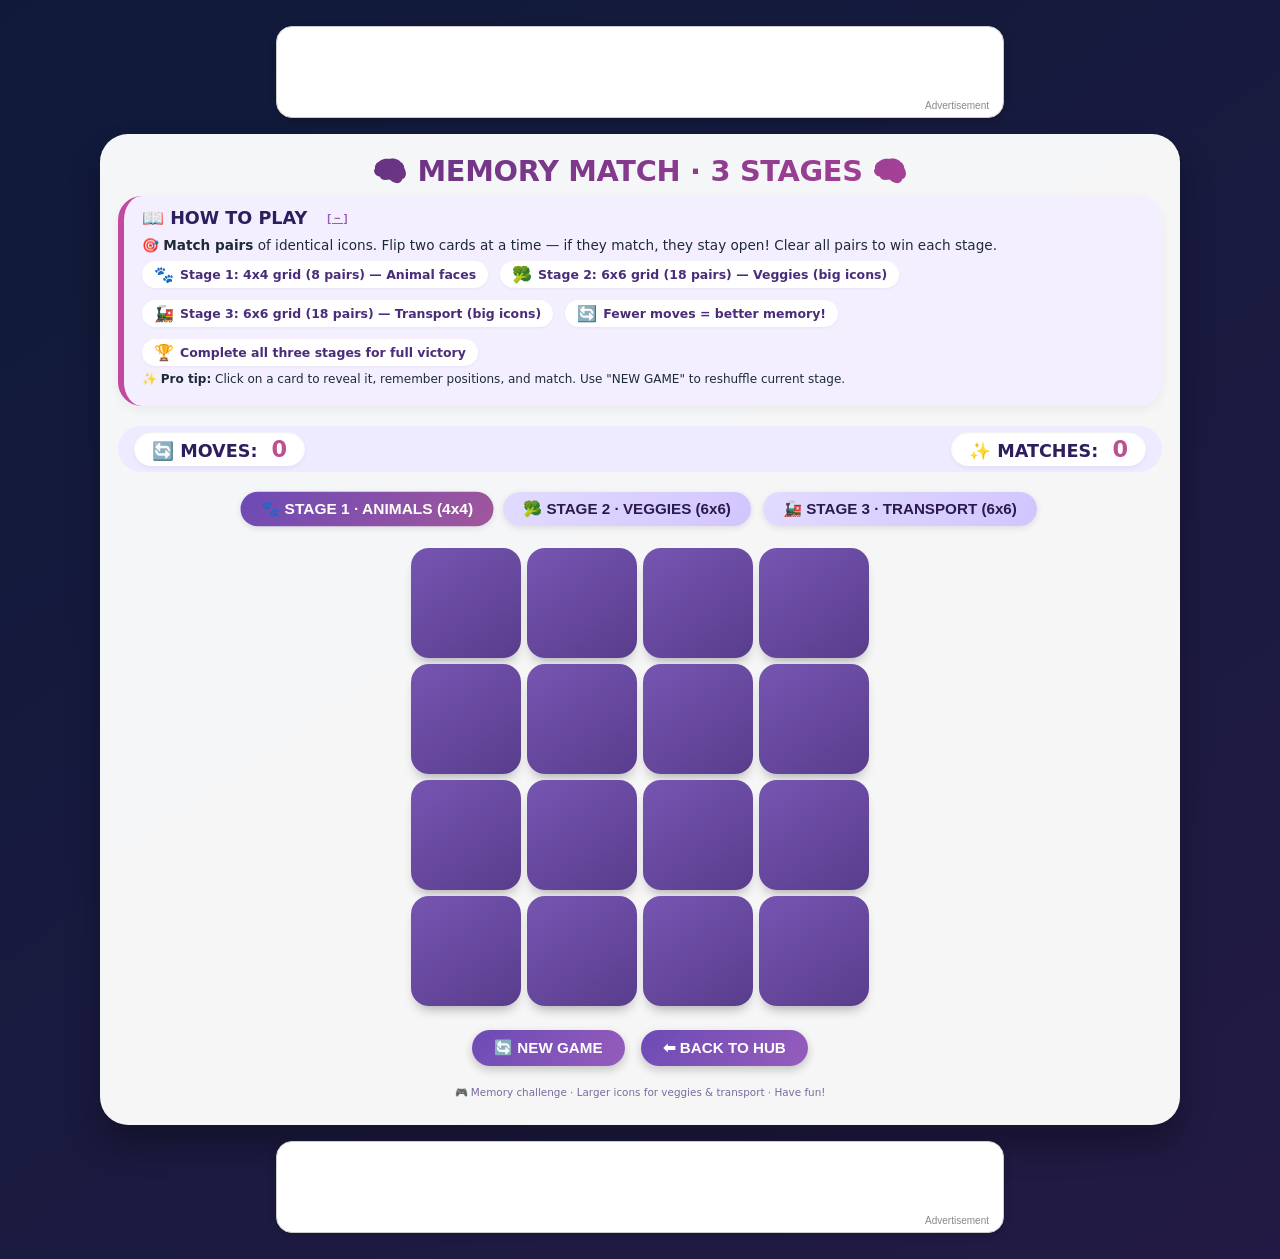
<file: memory-match/index.html>
<!DOCTYPE html>
<html lang="en">
<head>
    <meta charset="UTF-8">
    <meta name="viewport" content="width=device-width, initial-scale=1.0, user-scalable=yes">
    <title>Memory Match · 3 Stages · Classic Card Game</title>
    <!-- Google AdSense (Publisher ID updated, no ad-slot) -->
    <script async src="https://pagead2.googlesyndication.com/pagead/js/adsbygoogle.js?client=ca-pub-9770610643444805"
     crossorigin="anonymous"></script>
    <style>
        * {
            margin: 0;
            padding: 0;
            box-sizing: border-box;
            user-select: none;
        }

        body {
            font-family: 'Segoe UI', 'Quicksand', system-ui, -apple-system, 'Poppins', sans-serif;
            background: linear-gradient(145deg, #0f1a3a 0%, #231a44 100%);
            min-height: 100vh;
            display: flex;
            flex-direction: column;
            justify-content: center;
            align-items: center;
            padding: 16px;
        }

        /* Ad containers - white background with advertisement label */
        .ad-container {
            position: relative;
            background: white;
            border-radius: 16px;
            margin: 10px auto;
            overflow: hidden;
            max-width: 100%;
            display: flex;
            justify-content: center;
            align-items: center;
            box-shadow: 0 2px 8px rgba(0,0,0,0.2);
            border: 1px solid #ccc;
            min-height: 90px;
            width: 728px;
            max-width: 90vw;
        }
        .ad-label {
            position: absolute;
            bottom: 4px;
            right: 8px;
            font-size: 10px;
            color: #888;
            background: rgba(255,255,255,0.8);
            padding: 2px 6px;
            border-radius: 12px;
            font-family: sans-serif;
            z-index: 2;
            pointer-events: none;
        }
        .ad-top { margin-bottom: 16px; }
        .ad-bottom { margin-top: 16px; }

        /* 🎮 MAIN CONTAINER - refined spacing */
        .game-container {
            background: rgba(255, 255, 255, 0.96);
            backdrop-filter: blur(2px);
            border-radius: 28px;
            padding: 20px 18px 26px 18px;
            box-shadow: 0 20px 32px rgba(0, 0, 0, 0.3);
            max-width: 1080px;
            width: 100%;
            transition: all 0.2s;
        }

        h1 {
            font-size: 1.8rem;
            background: linear-gradient(135deg, #4a2c7a, #c248a0);
            background-clip: text;
            -webkit-background-clip: text;
            color: transparent;
            text-align: center;
            margin-bottom: 8px;
            font-weight: 800;
            letter-spacing: -0.3px;
        }

        /* How to play section - friendly card style */
        .how-to-play {
            background: #f3efff;
            border-radius: 24px;
            padding: 12px 18px;
            margin-bottom: 20px;
            border-left: 6px solid #c248a0;
            box-shadow: 0 4px 12px rgba(0,0,0,0.05);
        }
        .how-to-play h3 {
            font-size: 1.1rem;
            display: flex;
            align-items: center;
            gap: 8px;
            color: #2e1e5e;
            margin-bottom: 8px;
            font-weight: 800;
        }
        .how-to-play p {
            font-size: 0.85rem;
            color: #1e2a3a;
            line-height: 1.4;
            margin-bottom: 6px;
        }
        .how-to-play ul {
            display: flex;
            flex-wrap: wrap;
            gap: 12px;
            list-style: none;
            margin-top: 6px;
        }
        .how-to-play li {
            font-size: 0.78rem;
            background: white;
            padding: 4px 12px;
            border-radius: 50px;
            color: #4a2c7a;
            font-weight: 600;
            box-shadow: 0 1px 3px rgba(0,0,0,0.05);
            display: flex;
            align-items: center;
            gap: 6px;
        }
        .how-to-play li span {
            font-size: 1rem;
        }
        .toggle-howto {
            background: transparent;
            border: none;
            color: #965dbb;
            font-weight: bold;
            font-size: 0.7rem;
            cursor: pointer;
            margin-left: 12px;
            text-decoration: underline;
        }

        .stats {
            display: flex;
            justify-content: space-between;
            background: #eeeaff;
            padding: 6px 16px;
            border-radius: 50px;
            margin-bottom: 20px;
            font-weight: 700;
            font-size: 1.1rem;
            color: #2e1e5e;
        }

        .stats div {
            background: white;
            padding: 4px 18px;
            border-radius: 36px;
            box-shadow: inset 0 1px 2px #0001, 0 2px 4px rgba(0,0,0,0.05);
        }

        .stats span {
            color: #bc5090;
            font-size: 1.4rem;
            font-weight: 800;
            margin-left: 8px;
        }

        /* stage selector */
        .stage-selector {
            display: flex;
            justify-content: center;
            gap: 12px;
            margin-bottom: 22px;
            flex-wrap: wrap;
        }

        .stage-btn {
            background: linear-gradient(115deg, #e2dbff, #d2c5ff);
            border: none;
            font-size: 0.95rem;
            font-weight: 700;
            padding: 8px 20px;
            border-radius: 50px;
            cursor: pointer;
            color: #2b1b4a;
            transition: 0.2s;
            box-shadow: 0 2px 6px rgba(0,0,0,0.1);
        }

        .stage-btn.active {
            background: linear-gradient(135deg, #6c4ab6, #a1579b);
            color: white;
            transform: scale(1.02);
        }

        .stage-btn:hover {
            transform: translateY(-2px);
            background: #cec2ff;
        }

        /* 🧩 GRID */
        .grid {
            display: grid;
            justify-content: center;
            gap: 6px;
            margin-bottom: 24px;
        }

        .grid-4cols {
            grid-template-columns: repeat(4, minmax(72px, 110px));
        }

        .grid-6cols {
            grid-template-columns: repeat(6, minmax(68px, 100px));
        }

        .card {
            aspect-ratio: 1 / 1;
            width: 100%;
            background: linear-gradient(145deg, #7655b2, #593d8c);
            border-radius: 18px;
            display: flex;
            align-items: center;
            justify-content: center;
            cursor: pointer;
            transition: all 0.18s ease;
            box-shadow: 0 8px 12px -5px rgba(0, 0, 0, 0.3);
            transform: scale(1);
        }

        .card.flipped, .card.matched {
            background: white;
            box-shadow: 0 2px 6px rgba(0, 0, 0, 0.12);
            transform: scale(0.97);
        }

        .card.matched {
            opacity: 0.65;
            cursor: default;
            filter: grayscale(0.08);
            background: #f0ebff;
        }

        /* STAGE 1: Animal icons */
        .stage-animals .card:not(.matched) {
            font-size: 3.2rem;
        }
        .stage-animals .card.matched {
            font-size: 2.8rem;
        }

        /* STAGE 2 & 3: Bigger Icons (2.5x bigger than previous baseline) */
        .stage-veggies .card:not(.matched),
        .stage-transport .card:not(.matched) {
            font-size: 6rem;
        }
        .stage-veggies .card.matched,
        .stage-transport .card.matched {
            font-size: 5.6rem;
            opacity: 0.7;
        }

        /* responsive adjustments */
        @media (max-width: 860px) {
            .grid-4cols {
                grid-template-columns: repeat(4, minmax(65px, 90px));
            }
            .grid-6cols {
                grid-template-columns: repeat(6, minmax(58px, 82px));
            }
            .stage-animals .card:not(.matched) {
                font-size: 2.5rem;
            }
            .stage-veggies .card:not(.matched),
            .stage-transport .card:not(.matched) {
                font-size: 4.2rem;
            }
            .stage-veggies .card.matched,
            .stage-transport .card.matched {
                font-size: 3.8rem;
            }
            .stats div {
                padding: 3px 12px;
                font-size: 0.9rem;
            }
            .stats span {
                font-size: 1.2rem;
            }
            h1 {
                font-size: 1.5rem;
            }
        }

        @media (max-width: 620px) {
            .game-container {
                padding: 14px 12px;
            }
            .grid {
                gap: 5px;
            }
            .grid-4cols {
                grid-template-columns: repeat(4, minmax(62px, 80px));
            }
            .grid-6cols {
                grid-template-columns: repeat(6, minmax(48px, 68px));
            }
            .stage-animals .card:not(.matched) {
                font-size: 2rem;
            }
            .stage-veggies .card:not(.matched),
            .stage-transport .card:not(.matched) {
                font-size: 3rem;
            }
            .stage-veggies .card.matched,
            .stage-transport .card.matched {
                font-size: 2.6rem;
            }
            .how-to-play li {
                font-size: 0.7rem;
            }
        }

        @media (max-width: 480px) {
            .grid-6cols {
                grid-template-columns: repeat(6, minmax(42px, 58px));
            }
            .stage-veggies .card:not(.matched),
            .stage-transport .card:not(.matched) {
                font-size: 2.2rem;
            }
            .stage-animals .card:not(.matched) {
                font-size: 1.6rem;
            }
        }

        .controls {
            display: flex;
            justify-content: center;
            gap: 16px;
            margin-top: 6px;
            flex-wrap: wrap;
        }

        .controls button {
            background: linear-gradient(135deg, #6c4ab6, #965dbb);
            border: none;
            padding: 9px 22px;
            border-radius: 48px;
            font-size: 0.95rem;
            font-weight: 700;
            color: white;
            cursor: pointer;
            transition: 0.2s;
            box-shadow: 0 4px 10px rgba(0,0,0,0.2);
        }

        .controls button:hover {
            transform: translateY(-2px);
            filter: brightness(1.03);
        }

        footer {
            font-size: 0.65rem;
            text-align: center;
            margin-top: 20px;
            color: #7b6a9e;
        }
    </style>
</head>
<body>
    <!-- TOP AD (no data-ad-slot, simple responsive container) -->
    <div class="ad-container ad-top">
        <div class="ad-label">Advertisement</div>
        <ins class="adsbygoogle"
             style="display:inline-block;width:728px;height:90px"
             data-ad-client="ca-pub-9770610643444805"></ins>
        <script>(adsbygoogle = window.adsbygoogle || []).push({});</script>
    </div>

    <div class="game-container" id="gameContainer">
        <h1>🧠 MEMORY MATCH · 3 STAGES 🧠</h1>

        <!-- How to Play Section (interactive, collapsible) -->
        <div class="how-to-play" id="howToPlayBox">
            <h3>📖 HOW TO PLAY <button id="toggleHowBtn" class="toggle-howto">[ − ]</button></h3>
            <div id="howContent">
                <p>🎯 <strong>Match pairs</strong> of identical icons. Flip two cards at a time — if they match, they stay open! Clear all pairs to win each stage.</p>
                <ul>
                    <li><span>🐾</span> Stage 1: 4x4 grid (8 pairs) — Animal faces</li>
                    <li><span>🥦</span> Stage 2: 6x6 grid (18 pairs) — Veggies (big icons)</li>
                    <li><span>🚂</span> Stage 3: 6x6 grid (18 pairs) — Transport (big icons)</li>
                    <li><span>🔄</span> Fewer moves = better memory!</li>
                    <li><span>🏆</span> Complete all three stages for full victory</li>
                </ul>
                <p style="font-size:0.75rem; margin-top:5px;">✨ <strong>Pro tip:</strong> Click on a card to reveal it, remember positions, and match. Use "NEW GAME" to reshuffle current stage.</p>
            </div>
        </div>

        <div class="stats">
            <div>🔄 MOVES: <span id="moves">0</span></div>
            <div>✨ MATCHES: <span id="matches">0</span></div>
        </div>

        <div class="stage-selector">
            <button data-stage="1" class="stage-btn active">🐾 STAGE 1 · ANIMALS (4x4)</button>
            <button data-stage="2" class="stage-btn">🥦 STAGE 2 · VEGGIES (6x6)</button>
            <button data-stage="3" class="stage-btn">🚂 STAGE 3 · TRANSPORT (6x6)</button>
        </div>

        <div class="grid" id="grid"></div>

        <div class="controls">
            <button id="resetBtn">🔄 NEW GAME</button>
            <button id="backBtn">⬅ BACK TO HUB</button>
        </div>
        <footer>🎮 Memory challenge · Larger icons for veggies & transport · Have fun!</footer>
    </div>

    <!-- BOTTOM AD (no data-ad-slot) -->
    <div class="ad-container ad-bottom">
        <div class="ad-label">Advertisement</div>
        <ins class="adsbygoogle"
             style="display:inline-block;width:728px;height:90px"
             data-ad-client="ca-pub-9770610643444805"></ins>
        <script>(adsbygoogle = window.adsbygoogle || []).push({});</script>
    </div>

    <script>
        // ---------- THEMES (18 distinct pairs for stage 2 & 3) ----------
        const ANIMALS = ['🐶', '🐱', '🐭', '🐹', '🐰', '🦊', '🐻', '🐼'];   // 8 pairs → 16 cards
        
        // 18 VEGETABLES (unique icons) → 36 cards (6x6)
        const VEGGIES_FINAL = [
            '🥕', '🍠', '🥦', '🥒', '🥔', '🍅', '🧅', '🥬', '🎃',
            '🍃', '🫑', '🍆', '🧄', '🫚', '🫛', '🥗', '🌽', '🍈'
        ];
        
        // 18 TRANSPORT icons → 36 cards (6x6)
        const TRANSPORTS_FINAL = [
            '🚂', '🚌', '🚗', '✈️', '🚢', '🚊', '🛺', '🚲', '🚑',
            '🚒', '⛴️', '🛵', '🏍️', '🚚', '🚕', '🚁', '🛳️', '🚐'
        ];

        // -------------- GAME STATE --------------
        let currentStage = 1;
        let cards = [];            // stores 'matched' or actual icon string (mutated)
        let originalDeck = [];     // persistent icons (never mutated) for display
        let flippedIndices = [];
        let matchedPairsCount = 0;
        let totalPairs = 0;
        let moves = 0;
        let lockBoard = false;
        let timeoutId = null;

        const gridEl = document.getElementById('grid');
        const movesSpan = document.getElementById('moves');
        const matchesSpan = document.getElementById('matches');
        const resetBtn = document.getElementById('resetBtn');
        const backBtn = document.getElementById('backBtn');
        const container = document.getElementById('gameContainer');
        
        // How to play toggle logic
        const toggleHowBtn = document.getElementById('toggleHowBtn');
        const howContent = document.getElementById('howContent');
        let howVisible = true;
        toggleHowBtn.addEventListener('click', () => {
            if (howVisible) {
                howContent.style.display = 'none';
                toggleHowBtn.textContent = '[ + ]';
            } else {
                howContent.style.display = 'block';
                toggleHowBtn.textContent = '[ − ]';
            }
            howVisible = !howVisible;
        });

        // Get stage configuration
        function getStageData(stage) {
            if (stage === 1) {
                return {
                    icons: ANIMALS,
                    pairCount: ANIMALS.length,
                    gridClass: 'grid-4cols',
                    theme: 'stage-animals'
                };
            } else if (stage === 2) {
                return {
                    icons: VEGGIES_FINAL,
                    pairCount: VEGGIES_FINAL.length,
                    gridClass: 'grid-6cols',
                    theme: 'stage-veggies'
                };
            } else {
                return {
                    icons: TRANSPORTS_FINAL,
                    pairCount: TRANSPORTS_FINAL.length,
                    gridClass: 'grid-6cols',
                    theme: 'stage-transport'
                };
            }
        }

        function shuffleArray(arr) {
            for (let i = arr.length - 1; i > 0; i--) {
                const j = Math.floor(Math.random() * (i + 1));
                [arr[i], arr[j]] = [arr[j], arr[i]];
            }
            return arr;
        }

        function buildShuffledDeck(stage) {
            const { icons, pairCount } = getStageData(stage);
            let deck = [];
            for (let i = 0; i < pairCount; i++) {
                deck.push(icons[i]);
                deck.push(icons[i]);
            }
            return shuffleArray(deck);
        }

        function applyThemeAndGrid(stage) {
            const { theme, gridClass } = getStageData(stage);
            container.classList.remove('stage-animals', 'stage-veggies', 'stage-transport');
            container.classList.add(theme);
            gridEl.classList.remove('grid-4cols', 'grid-6cols');
            gridEl.classList.add(gridClass);
        }

        function renderGame() {
            gridEl.innerHTML = '';
            for (let i = 0; i < cards.length; i++) {
                const cardStatus = cards[i];
                const isFlipped = flippedIndices.includes(i);
                const isMatched = (cardStatus === 'matched');
                
                const cardDiv = document.createElement('div');
                cardDiv.classList.add('card');
                
                if (isFlipped || isMatched) {
                    const icon = originalDeck[i];
                    cardDiv.textContent = icon;
                    cardDiv.classList.add('flipped');
                } else {
                    cardDiv.textContent = '';
                }
                
                if (isMatched) {
                    cardDiv.classList.add('matched');
                }
                
                cardDiv.addEventListener('click', (function(idx) {
                    return function() { onCardClick(idx); };
                })(i));
                
                gridEl.appendChild(cardDiv);
            }
        }

        function evaluateMatch() {
            if (flippedIndices.length !== 2) return;
            
            const idx1 = flippedIndices[0];
            const idx2 = flippedIndices[1];
            const icon1 = originalDeck[idx1];
            const icon2 = originalDeck[idx2];
            const isMatch = (icon1 === icon2);
            
            if (isMatch) {
                cards[idx1] = 'matched';
                cards[idx2] = 'matched';
                matchedPairsCount++;
                matchesSpan.textContent = matchedPairsCount;
                flippedIndices = [];
                renderGame();
                
                if (matchedPairsCount === totalPairs) {
                    setTimeout(() => {
                        alert(`🎉 VICTORY! 🎉\nStage ${currentStage} completed in ${moves} moves!\n${currentStage === 3 ? '🏁 CONGRATULATIONS! You finished all stages! 🏁' : 'Proceed to next stage for more challenge!'}`);
                    }, 80);
                }
            } else {
                lockBoard = true;
                timeoutId = setTimeout(() => {
                    flippedIndices = [];
                    renderGame();
                    lockBoard = false;
                    timeoutId = null;
                }, 800);
            }
        }

        function onCardClick(clickedIdx) {
            if (lockBoard) return;
            if (cards[clickedIdx] === 'matched') return;
            if (flippedIndices.includes(clickedIdx)) return;
            if (flippedIndices.length >= 2) return;
            
            flippedIndices.push(clickedIdx);
            renderGame();
            
            if (flippedIndices.length === 2) {
                moves++;
                movesSpan.textContent = moves;
                evaluateMatch();
            }
        }

        function resetGameSameStage() {
            if (timeoutId) {
                clearTimeout(timeoutId);
                timeoutId = null;
            }
            lockBoard = false;
            flippedIndices = [];
            const newDeck = buildShuffledDeck(currentStage);
            originalDeck = [...newDeck];
            cards = [...newDeck];
            matchedPairsCount = 0;
            moves = 0;
            movesSpan.textContent = moves;
            matchesSpan.textContent = matchedPairsCount;
            renderGame();
        }

        function switchStage(stage) {
            if (timeoutId) {
                clearTimeout(timeoutId);
                timeoutId = null;
            }
            currentStage = stage;
            lockBoard = false;
            flippedIndices = [];
            
            const newDeck = buildShuffledDeck(currentStage);
            originalDeck = [...newDeck];
            cards = [...newDeck];
            const { pairCount } = getStageData(currentStage);
            totalPairs = pairCount;
            matchedPairsCount = 0;
            moves = 0;
            movesSpan.textContent = moves;
            matchesSpan.textContent = matchedPairsCount;
            
            applyThemeAndGrid(currentStage);
            renderGame();
        }

        function updateActiveButton(activeStage) {
            const btns = document.querySelectorAll('.stage-btn');
            btns.forEach(btn => {
                const stageVal = parseInt(btn.getAttribute('data-stage'), 10);
                if (stageVal === activeStage) {
                    btn.classList.add('active');
                } else {
                    btn.classList.remove('active');
                }
            });
        }

        // ---------- EVENT LISTENERS ----------
        document.querySelectorAll('.stage-btn').forEach(btn => {
            btn.addEventListener('click', (e) => {
                const stageVal = parseInt(btn.getAttribute('data-stage'), 10);
                if (stageVal === currentStage) return;
                switchStage(stageVal);
                updateActiveButton(stageVal);
            });
        });

        resetBtn.addEventListener('click', () => {
            resetGameSameStage();
            updateActiveButton(currentStage);
        });

        backBtn.addEventListener('click', () => {
            // Simple back navigation (can be adjusted to custom hub)
            if (window.history.length > 1) {
                window.history.back();
            } else {
                alert('You are on the main game page. Enjoy matching!');
            }
        });

        // ---------- INITIALIZE GAME ----------
        function initGame() {
            currentStage = 1;
            const initialDeck = buildShuffledDeck(1);
            originalDeck = [...initialDeck];
            cards = [...initialDeck];
            totalPairs = ANIMALS.length;
            matchedPairsCount = 0;
            moves = 0;
            movesSpan.textContent = moves;
            matchesSpan.textContent = matchedPairsCount;
            applyThemeAndGrid(1);
            renderGame();
            updateActiveButton(1);
        }      

        initGame();

        // Optional: re-trigger ads when game dynamically changes layout (doesn't affect functionality)
        // For better responsiveness, call adsense again if needed, but standard approach is fine.
        if (typeof (adsbygoogle) !== 'undefined') {
            try {
                // push any pending ads after potential dynamic dom changes? Not needed for simple page, but safe.
            } catch(e) {}
        }
    </script>
</body>
</html>
</file>
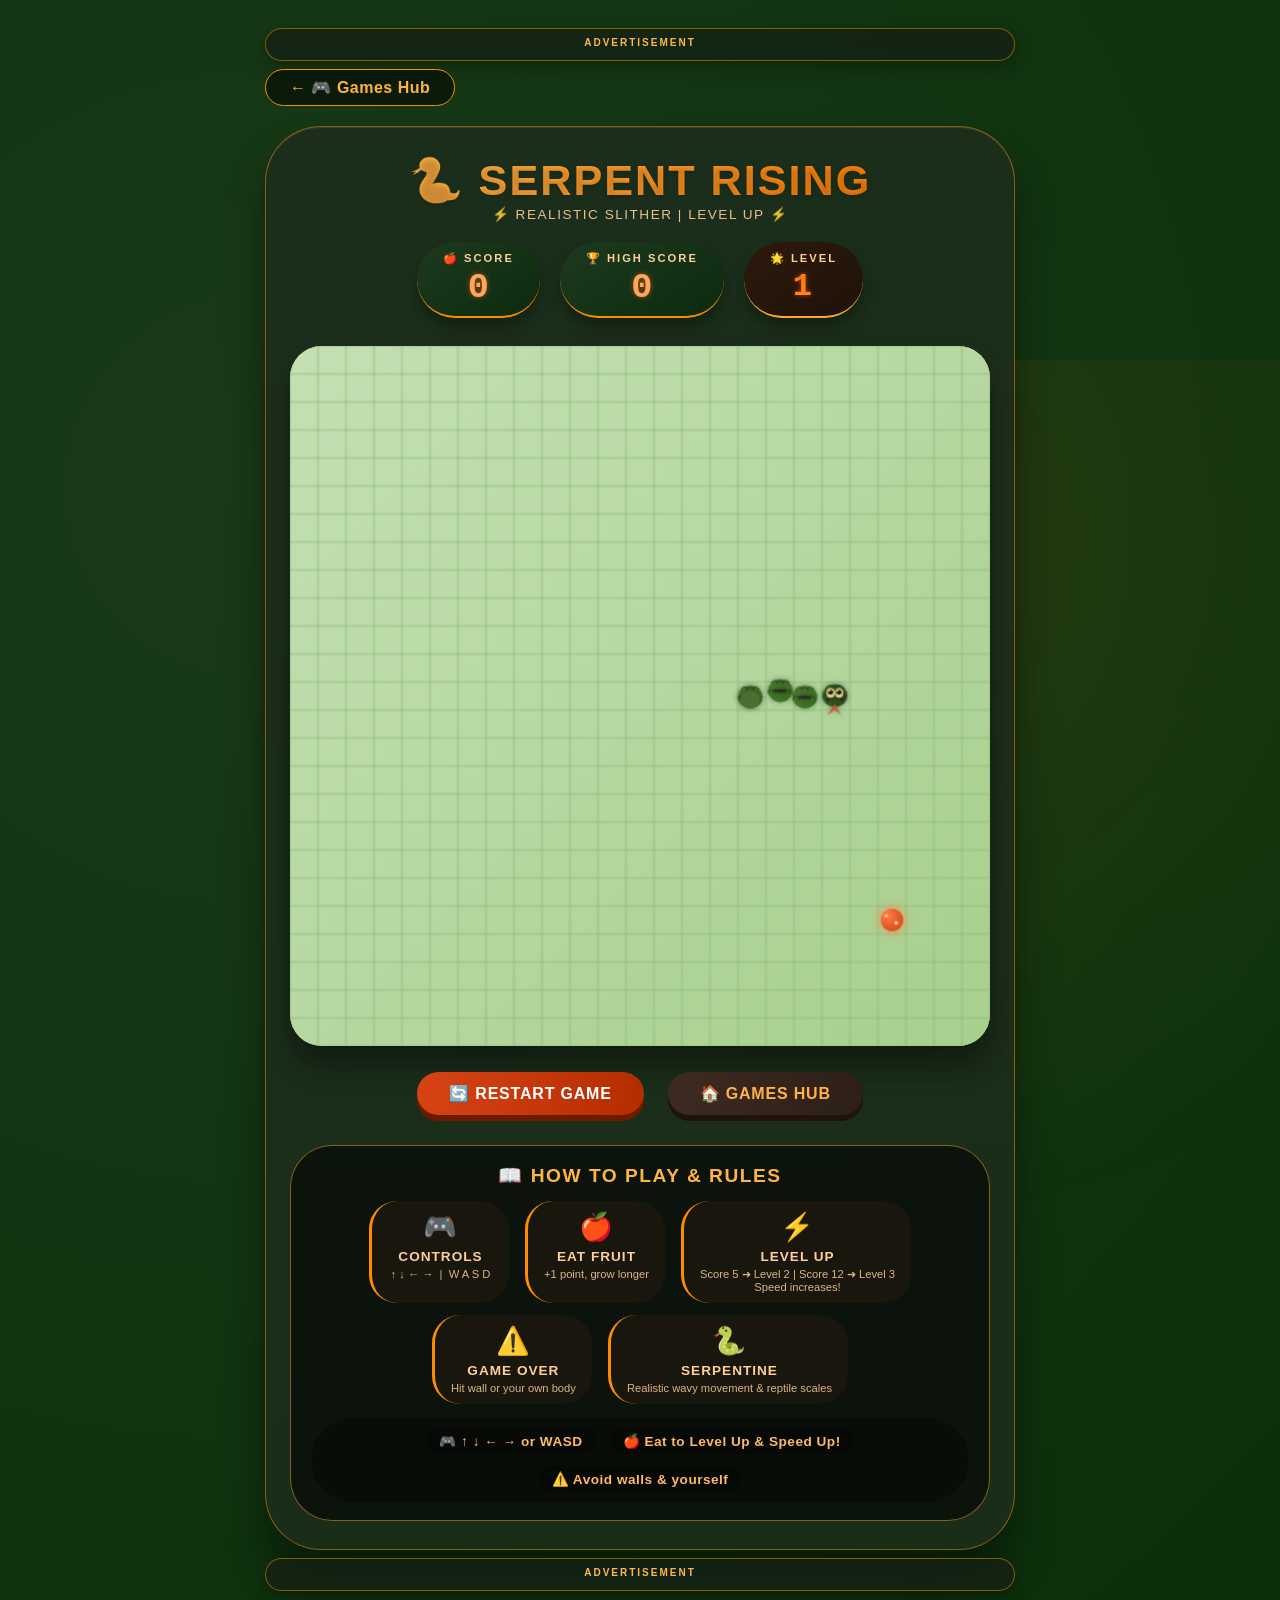
<file: snake-game/index.html>
<!DOCTYPE html>
<html lang="en">
<head>
    <meta charset="UTF-8">
    <meta name="viewport" content="width=device-width, initial-scale=1.0, user-scalable=no">
    <meta name="description" content="Realistic Snake Game with Serpentine Movement! Level up from 1 to 3, authentic reptile visuals, slithering motion. Eat, grow, avoid walls!">
    <meta name="keywords" content="snake game, realistic snake, serpentine movement, level up, arcade, how to play">
    <title>🐍 SERPENT RISING | Realistic Snake Game</title>
    
    <!-- Google AdSense - Standard code without data-ad-slot -->
    <script async src="https://pagead2.googlesyndication.com/pagead/js/adsbygoogle.js?client=ca-pub-9770610643444805"
     crossorigin="anonymous"></script>
    
    <style>
        * {
            margin: 0;
            padding: 0;
            box-sizing: border-box;
            user-select: none;
        }

        body {
            font-family: 'Segoe UI', 'Poppins', 'Rajdhani', Tahoma, Geneva, Verdana, sans-serif;
            background: radial-gradient(circle at 20% 30%, #1a3a1a, #0a2f0a);
            min-height: 100vh;
            display: flex;
            flex-direction: column;
            align-items: center;
            justify-content: center;
            padding: 20px;
            position: relative;
        }

        body::before {
            content: '';
            position: fixed;
            width: 100%;
            height: 100%;
            background: radial-gradient(circle at 70% 20%, rgba(255,140,0,0.08), transparent 60%);
            pointer-events: none;
            z-index: 0;
        }

        /* Ad Containers */
        .ad-top, .ad-bottom {
            width: 100%;
            max-width: 750px;
            background: rgba(20, 35, 20, 0.85);
            backdrop-filter: blur(4px);
            text-align: center;
            padding: 8px;
            margin: 8px auto;
            border-radius: 28px;
            box-shadow: 0 6px 18px rgba(0,0,0,0.3);
            border: 1px solid rgba(255,140,0,0.5);
            z-index: 2;
        }

        .ad-label {
            font-size: 10px;
            color: #ffb74d;
            margin-bottom: 4px;
            text-transform: uppercase;
            letter-spacing: 2px;
            font-weight: bold;
        }

        .game-wrapper {
            max-width: 750px;
            width: 100%;
            margin: 0 auto;
            z-index: 2;
        }

        .back-home {
            display: inline-flex;
            align-items: center;
            gap: 8px;
            margin-bottom: 20px;
            color: #ffb347;
            text-decoration: none;
            font-weight: 700;
            padding: 8px 24px;
            background: rgba(0,0,0,0.5);
            backdrop-filter: blur(8px);
            border-radius: 60px;
            transition: all 0.3s cubic-bezier(0.2, 0.9, 0.4, 1.1);
            border: 1px solid #ff8c00;
            letter-spacing: 0.5px;
        }

        .back-home:hover {
            background: #d84315;
            color: white;
            transform: translateX(-6px) scale(1.02);
            border-color: #ffcc80;
            box-shadow: 0 6px 14px rgba(220,70,20,0.4);
        }

        .game-container {
            background: rgba(30, 45, 30, 0.75);
            backdrop-filter: blur(12px);
            border-radius: 56px;
            padding: 28px 24px;
            box-shadow: 0 30px 40px rgba(0,0,0,0.4), inset 0 1px 0 rgba(255,255,255,0.1);
            border: 1px solid rgba(255,140,0,0.5);
            transition: all 0.2s;
        }

        .game-header {
            text-align: center;
            margin-bottom: 20px;
        }

        .game-header h1 {
            font-size: 2.7rem;
            background: linear-gradient(135deg, #FFB347, #FF7E05);
            -webkit-background-clip: text;
            background-clip: text;
            color: transparent;
            text-shadow: 0 2px 5px rgba(0,0,0,0.2);
            letter-spacing: 2px;
            display: inline-flex;
            align-items: center;
            gap: 12px;
        }

        .subtitle {
            color: #ffcf9a;
            font-size: 0.85rem;
            letter-spacing: 1.5px;
            opacity: 0.9;
            font-weight: 500;
        }

        .score-board {
            display: flex;
            justify-content: center;
            gap: 20px;
            margin-bottom: 28px;
            flex-wrap: wrap;
        }

        .score-card {
            background: linear-gradient(145deg, #1e3a1e, #0e2a0e);
            padding: 10px 26px;
            border-radius: 48px;
            text-align: center;
            box-shadow: 0 10px 18px rgba(0,0,0,0.3);
            border-bottom: 2px solid #ff8c00;
            transition: transform 0.2s;
        }

        .score-card:hover {
            transform: translateY(-3px);
        }

        .score-label {
            display: block;
            color: #ffcf9a;
            font-size: 0.7rem;
            letter-spacing: 2px;
            margin-bottom: 6px;
            font-weight: 700;
        }

        .score-value {
            display: block;
            color: #ffa559;
            font-size: 2.2rem;
            font-weight: 800;
            line-height: 1;
            text-shadow: 0 0 5px rgba(255,100,0,0.6);
            font-family: 'Orbitron', monospace;
        }

        .level-card {
            background: linear-gradient(145deg, #2c1a0c, #1f1208);
            border-bottom: 2px solid #ffaa33;
        }

        .level-glow {
            font-size: 2rem;
            font-weight: bold;
            background: linear-gradient(45deg, #FFB347, #FF6600);
            -webkit-background-clip: text;
            background-clip: text;
            color: transparent;
            letter-spacing: 2px;
        }

        .canvas-wrapper {
            display: flex;
            justify-content: center;
            margin-bottom: 28px;
        }

        #gameCanvas {
            background: #b8d9b0;
            border-radius: 32px;
            box-shadow: 0 20px 30px rgba(0,0,0,0.4), inset 0 0 0 3px rgba(255,160,60,0.6);
            cursor: pointer;
            width: 100%;
            height: auto;
        }

        .controls {
            display: flex;
            gap: 24px;
            justify-content: center;
            margin-bottom: 28px;
        }

        .game-btn {
            padding: 12px 32px;
            border: none;
            border-radius: 60px;
            font-size: 1rem;
            font-weight: 700;
            cursor: pointer;
            transition: all 0.25s;
            font-family: inherit;
            letter-spacing: 0.8px;
        }

        .restart {
            background: linear-gradient(95deg, #d84315, #b32d00);
            color: white;
            box-shadow: 0 6px 0 #6e1a00;
            transform: translateY(-2px);
        }
        .restart:active {
            transform: translateY(3px);
            box-shadow: 0 2px 0 #6e1a00;
        }

        .back {
            background: linear-gradient(95deg, #3e2a21, #2d1f17);
            color: #ffb347;
            box-shadow: 0 6px 0 #1f130e;
            transform: translateY(-2px);
        }
        .back:active {
            transform: translateY(3px);
        }

        /* HOW TO PLAY SECTION - New stylish panel */
        .how-to-play {
            margin-top: 20px;
            background: rgba(0, 0, 0, 0.55);
            backdrop-filter: blur(8px);
            border-radius: 42px;
            padding: 18px 20px;
            border: 1px solid rgba(255, 170, 60, 0.5);
            transition: all 0.2s;
        }
        
        .how-to-play h3 {
            color: #FFB347;
            font-size: 1.2rem;
            letter-spacing: 1.5px;
            margin-bottom: 14px;
            display: flex;
            align-items: center;
            justify-content: center;
            gap: 8px;
            font-weight: 800;
        }
        
        .how-to-grid {
            display: flex;
            flex-wrap: wrap;
            justify-content: center;
            gap: 16px;
            row-gap: 12px;
        }
        
        .how-card {
            background: rgba(30, 25, 15, 0.7);
            border-radius: 28px;
            padding: 10px 16px;
            min-width: 140px;
            text-align: center;
            border-left: 3px solid #ff8c00;
            transition: transform 0.2s, background 0.2s;
        }
        
        .how-card:hover {
            transform: translateY(-3px);
            background: rgba(60, 50, 25, 0.8);
        }
        
        .how-icon {
            font-size: 1.7rem;
            display: block;
            margin-bottom: 6px;
        }
        
        .how-title {
            font-weight: bold;
            color: #ffcf9a;
            font-size: 0.85rem;
            letter-spacing: 1px;
        }
        
        .how-desc {
            font-size: 0.7rem;
            color: #ddb582;
            margin-top: 4px;
        }
        
        .instruction-item {
            color: #ffb86b;
            font-size: 0.85rem;
            padding: 5px 14px;
            font-weight: 600;
            background: rgba(0,0,0,0.3);
            border-radius: 32px;
            letter-spacing: 0.5px;
        }

        @keyframes fadeInUp {
            from { opacity: 0; transform: translateY(30px); }
            to { opacity: 1; transform: translateY(0); }
        }
        @keyframes shake {
            0%,100%{ transform: translateX(0); }
            25%{ transform: translateX(-6px); }
            75%{ transform: translateX(6px); }
        }
        @keyframes foodPop {
            0% { transform: scale(1); opacity: 1; }
            50% { transform: scale(1.3); opacity: 0.9; filter: drop-shadow(0 0 6px orange);}
            100% { transform: scale(1); opacity: 1; }
        }
        @keyframes levelUpFlash {
            0% { text-shadow: 0 0 0px gold; transform: scale(1);}
            50% { text-shadow: 0 0 15px #ff8c00, 0 0 25px #ffaa33; transform: scale(1.2);}
            100% { text-shadow: 0 0 0px; transform: scale(1);}
        }

        .food-effect {
            animation: foodPop 0.2s ease;
        }
        .game-over-effect {
            animation: shake 0.5s cubic-bezier(0.36,0.07,0.19,0.97) both;
        }
        .level-up-notify {
            position: fixed;
            top: 30%;
            left: 50%;
            transform: translate(-50%, -50%);
            background: radial-gradient(circle, #ffaa33, #d84315);
            color: #1e2a1a;
            padding: 12px 30px;
            border-radius: 80px;
            font-weight: 900;
            font-size: 1.6rem;
            z-index: 2000;
            white-space: nowrap;
            box-shadow: 0 0 30px orange;
            animation: fadeInUp 0.3s ease-out forwards;
            pointer-events: none;
            font-family: monospace;
            letter-spacing: 3px;
        }
        
        .game-over-overlay {
            position: fixed;
            top: 50%;
            left: 50%;
            transform: translate(-50%, -50%);
            background: linear-gradient(145deg, #0f1a0f, #030a03);
            padding: 35px 55px;
            border-radius: 60px;
            text-align: center;
            z-index: 1000;
            box-shadow: 0 20px 40px rgba(0,0,0,0.6), inset 0 1px 2px rgba(255,215,0,0.3);
            border: 2px solid #ff9800;
            backdrop-filter: blur(16px);
        }
        .game-over-overlay h2 {
            color: #ffaa44;
            font-size: 2rem;
        }
        .game-over-overlay strong {
            color: #ffaa33;
        }
        #gameOverRestart {
            background: #ff8c00;
            border: none;
            padding: 12px 32px;
            border-radius: 50px;
            font-weight: bold;
            font-size: 1rem;
            margin-top: 20px;
            cursor: pointer;
            transition: 0.2s;
        }
        
        @media (max-width: 600px) {
            .game-container { padding: 16px; }
            .score-value { font-size: 1.6rem; }
            .level-glow { font-size: 1.6rem; }
            .game-header h1 { font-size: 1.9rem; }
            .how-card { min-width: 110px; padding: 8px 10px; }
            .how-icon { font-size: 1.3rem; }
            .instruction-item { font-size: 0.7rem; }
        }
    </style>
</head>
<body>

<div class="ad-top">
    <div class="ad-label">Advertisement</div>
    <ins class="adsbygoogle"
         style="display:block"
         data-ad-client="ca-pub-9770610643444805"
         data-ad-format="auto"
         data-full-width-responsive="true"></ins>
    <script>(adsbygoogle = window.adsbygoogle || []).push({});</script>
</div>

<div class="game-wrapper">
    <a href="../index.html" class="back-home">← 🎮 Games Hub</a>
    
    <div class="game-container">
        <div class="game-header">
            <h1>🐍 SERPENT RISING</h1>
            <p class="subtitle">⚡ REALISTIC SLITHER | LEVEL UP ⚡</p>
        </div>
        
        <div class="score-board">
            <div class="score-card">
                <span class="score-label">🍎 SCORE</span>
                <span class="score-value" id="score">0</span>
            </div>
            <div class="score-card">
                <span class="score-label">🏆 HIGH SCORE</span>
                <span class="score-value" id="highScore">0</span>
            </div>
            <div class="score-card level-card">
                <span class="score-label">🌟 LEVEL</span>
                <span class="score-value level-glow" id="levelValue">1</span>
            </div>
        </div>
        
        <div class="canvas-wrapper">
            <canvas id="gameCanvas" width="500" height="500"></canvas>
        </div>
        
        <div class="controls">
            <button id="restartBtn" class="game-btn restart">🔄 RESTART GAME</button>
            <button id="backBtn" class="game-btn back">🏠 GAMES HUB</button>
        </div>
        
        <!-- HOW TO PLAY SECTION (integrated with detailed instructions) -->
        <div class="how-to-play">
            <h3>📖 HOW TO PLAY & RULES</h3>
            <div class="how-to-grid">
                <div class="how-card">
                    <span class="how-icon">🎮</span>
                    <div class="how-title">CONTROLS</div>
                    <div class="how-desc">↑ ↓ ← → &nbsp;|&nbsp; W A S D</div>
                </div>
                <div class="how-card">
                    <span class="how-icon">🍎</span>
                    <div class="how-title">EAT FRUIT</div>
                    <div class="how-desc">+1 point, grow longer</div>
                </div>
                <div class="how-card">
                    <span class="how-icon">⚡</span>
                    <div class="how-title">LEVEL UP</div>
                    <div class="how-desc">Score 5 ➜ Level 2 | Score 12 ➜ Level 3<br>Speed increases!</div>
                </div>
                <div class="how-card">
                    <span class="how-icon">⚠️</span>
                    <div class="how-title">GAME OVER</div>
                    <div class="how-desc">Hit wall or your own body</div>
                </div>
                <div class="how-card">
                    <span class="how-icon">🐍</span>
                    <div class="how-title">SERPENTINE</div>
                    <div class="how-desc">Realistic wavy movement & reptile scales</div>
                </div>
            </div>
            <div class="instructions" style="margin-top: 14px; background: rgba(0,0,0,0.3); border-radius: 48px; padding: 10px; display: flex; justify-content: center; gap: 12px; flex-wrap: wrap;">
                <div class="instruction-item">🎮 ↑ ↓ ← →  or  WASD</div>
                <div class="instruction-item">🍎 Eat to Level Up & Speed Up!</div>
                <div class="instruction-item">⚠️ Avoid walls & yourself</div>
            </div>
        </div>
    </div>
</div>

<div class="ad-bottom">
    <div class="ad-label">Advertisement</div>
    <ins class="adsbygoogle"
         style="display:block"
         data-ad-client="ca-pub-9770610643444805"
         data-ad-format="auto"
         data-full-width-responsive="true"></ins>
    <script>(adsbygoogle = window.adsbygoogle || []).push({});</script>
</div>

<script>
    (function(){
        // ---------------------- DOM elements ----------------------
        const canvas = document.getElementById('gameCanvas');
        const ctx = canvas.getContext('2d');
        const scoreSpan = document.getElementById('score');
        const highScoreSpan = document.getElementById('highScore');
        const levelSpan = document.getElementById('levelValue');
        
        // ---------------------- Constants ----------------------
        const GRID_SIZE = 20;          // 20px per cell
        const TILE_COUNT = canvas.width / GRID_SIZE; // 25x25 grid
        const TILE_SIZE = GRID_SIZE;
        
        // Level & speed mapping 
        const SPEED_MAP = {
            1: 170,    // leisurely start
            2: 105,    // brisk
            3: 65      // thrilling rapid slither
        };
        
        function getLevelFromScore(score) {
            if (score >= 12) return 3;
            if (score >= 5) return 2;
            return 1;
        }
        
        // ---------------------- Game State ----------------------
        let snake = [];           
        let direction = { x: 1, y: 0 };
        let nextDirection = { x: 1, y: 0 };
        let food = { x: 15, y: 15 };
        let score = 0;
        let highScore = localStorage.getItem('snakeHighScore') || 0;
        let gameRunning = true;
        let gameLoopInterval = null;
        let currentLevel = 1;
        let currentSpeed = SPEED_MAP[1];
        
        let animationTime = 0;
        
        highScoreSpan.textContent = highScore;
        
        // Scale pattern drawing
        function drawScalePattern(x, y, w, h, intensity = 0.6) {
            ctx.save();
            ctx.globalAlpha = intensity;
            ctx.strokeStyle = "#1E3A1E";
            ctx.lineWidth = 1.2;
            for (let i = 0; i < 5; i++) {
                const offX = x + 3 + (i * 3.5);
                const offY = y + h - 5;
                if (offX < x + w - 2) {
                    ctx.beginPath();
                    ctx.arc(offX, offY - 2, 2.5, 0, Math.PI, true);
                    ctx.stroke();
                }
            }
            for (let i = 0; i < 4; i++) {
                const offX = x + 5 + (i * 4);
                const offY = y + 4;
                if (offX < x + w - 3) {
                    ctx.beginPath();
                    ctx.arc(offX, offY, 2, 0, Math.PI, true);
                    ctx.stroke();
                }
            }
            ctx.restore();
        }
        
        function getSerpentineOffset(segmentIndex, totalSegments, time) {
            const phase = (segmentIndex * 0.65 + time * 0.012) * Math.PI * 2;
            const amplitude = 2.8;
            return {
                dx: Math.sin(phase) * amplitude * 0.5,
                dy: Math.cos(phase + 1.2) * amplitude
            };
        }
        
        function drawRealisticSnake() {
            const now = performance.now();
            animationTime = now;
            const timeSec = animationTime / 1000;
            
            for (let i = 0; i < snake.length; i++) {
                const seg = snake[i];
                const baseX = seg.x * TILE_SIZE;
                const baseY = seg.y * TILE_SIZE;
                let offset = { dx: 0, dy: 0 };
                if (snake.length > 2 && gameRunning) {
                    offset = getSerpentineOffset(i, snake.length, timeSec);
                }
                const xPos = baseX + offset.dx;
                const yPos = baseY + offset.dy;
                const segW = TILE_SIZE - 2;
                const segH = TILE_SIZE - 2;
                
                const grad = ctx.createLinearGradient(xPos, yPos, xPos + segW, yPos + segH);
                if (i === 0) {
                    grad.addColorStop(0, '#4A6A2F');
                    grad.addColorStop(1, '#2C4A1E');
                } else {
                    if (currentLevel === 3) {
                        grad.addColorStop(0, '#5F8140');
                        grad.addColorStop(1, '#3A5A28');
                    } else {
                        grad.addColorStop(0, '#548235');
                        grad.addColorStop(1, '#356B1F');
                    }
                }
                ctx.fillStyle = grad;
                ctx.shadowBlur = 4;
                ctx.shadowColor = "rgba(0,0,0,0.3)";
                ctx.beginPath();
                ctx.ellipse(xPos + segW/2, yPos + segH/2, segW/2, segH/2.2, 0, 0, Math.PI*2);
                ctx.fill();
                
                drawScalePattern(xPos, yPos, segW, segH, 0.5);
                
                ctx.beginPath();
                ctx.moveTo(xPos + 5, yPos + segH/2);
                ctx.lineTo(xPos + segW - 5, yPos + segH/2);
                ctx.strokeStyle = "#2C2B1F";
                ctx.lineWidth = 1.8;
                ctx.stroke();
                
                if (i === 0) {
                    ctx.fillStyle = "#F0E68C";
                    ctx.beginPath();
                    ctx.ellipse(xPos + segW - 6, yPos + 7, 3, 3.5, 0, 0, Math.PI*2);
                    ctx.fill();
                    ctx.beginPath();
                    ctx.ellipse(xPos + 6, yPos + 7, 3, 3.5, 0, 0, Math.PI*2);
                    ctx.fill();
                    ctx.fillStyle = "#1E1A0C";
                    ctx.beginPath();
                    ctx.arc(xPos + segW - 6, yPos + 6.5, 1.8, 0, Math.PI*2);
                    ctx.fill();
                    ctx.beginPath();
                    ctx.arc(xPos + 6, yPos + 6.5, 1.8, 0, Math.PI*2);
                    ctx.fill();
                    ctx.fillStyle = "white";
                    ctx.beginPath();
                    ctx.arc(xPos + segW - 7, yPos + 5.5, 0.6, 0, Math.PI*2);
                    ctx.fill();
                    ctx.beginPath();
                    ctx.arc(xPos + 5, yPos + 5.5, 0.6, 0, Math.PI*2);
                    ctx.fill();
                    
                    ctx.fillStyle = "#3A2A1A";
                    ctx.beginPath();
                    ctx.arc(xPos + segW - 4, yPos + 12, 1.2, 0, Math.PI*2);
                    ctx.fill();
                    ctx.beginPath();
                    ctx.arc(xPos + 4, yPos + 12, 1.2, 0, Math.PI*2);
                    ctx.fill();
                    
                    const tongueWiggle = Math.sin(timeSec * 15) * 1.5;
                    ctx.beginPath();
                    ctx.moveTo(xPos + segW/2, yPos + segH - 3);
                    ctx.lineTo(xPos + segW/2 - 5 + tongueWiggle, yPos + segH + 5);
                    ctx.lineTo(xPos + segW/2, yPos + segH + 1);
                    ctx.lineTo(xPos + segW/2 + 5 + tongueWiggle, yPos + segH + 5);
                    ctx.fillStyle = "#CC5533";
                    ctx.fill();
                }
                
                if (i === snake.length - 1 && snake.length > 3) {
                    ctx.fillStyle = "#4B6E32";
                    ctx.beginPath();
                    ctx.ellipse(xPos + segW/2, yPos + segH/2 + 2, segW/2.5, segH/2.8, 0, 0, Math.PI*2);
                    ctx.fill();
                }
            }
            ctx.shadowBlur = 0;
        }
        
        function drawRealisticFood() {
            ctx.shadowBlur = 8;
            ctx.shadowColor = "#ff884d";
            const fx = food.x * TILE_SIZE;
            const fy = food.y * TILE_SIZE;
            const radGrd = ctx.createRadialGradient(fx + 6, fy + 6, 3, fx + 10, fy + 10, 12);
            radGrd.addColorStop(0, '#FF6F3C');
            radGrd.addColorStop(1, '#C73D0F');
            ctx.fillStyle = radGrd;
            ctx.beginPath();
            ctx.ellipse(fx + TILE_SIZE/2, fy + TILE_SIZE/2, TILE_SIZE/2 - 2, TILE_SIZE/2 - 2, 0, 0, Math.PI*2);
            ctx.fill();
            ctx.fillStyle = "#FFCF9A";
            ctx.beginPath();
            ctx.arc(fx + 6, fy + 7, 1.3, 0, Math.PI*2);
            ctx.fill();
            ctx.beginPath();
            ctx.arc(fx + 13, fy + 12, 1.3, 0, Math.PI*2);
            ctx.fill();
            ctx.shadowBlur = 0;
        }
        
        function drawBoard() {
            const grad = ctx.createLinearGradient(0, 0, canvas.width, canvas.height);
            grad.addColorStop(0, '#C5E0B4');
            grad.addColorStop(1, '#A8D08D');
            ctx.fillStyle = grad;
            ctx.fillRect(0, 0, canvas.width, canvas.height);
            ctx.strokeStyle = '#86b57a';
            ctx.lineWidth = 0.6;
            for (let i = 0; i <= TILE_COUNT; i++) {
                ctx.beginPath();
                ctx.moveTo(i * TILE_SIZE, 0);
                ctx.lineTo(i * TILE_SIZE, canvas.height);
                ctx.stroke();
                ctx.beginPath();
                ctx.moveTo(0, i * TILE_SIZE);
                ctx.lineTo(canvas.width, i * TILE_SIZE);
                ctx.stroke();
            }
        }
        
        function draw() {
            drawBoard();
            drawRealisticFood();
            drawRealisticSnake();
        }
        
        function generateValidFood() {
            const maxAttempts = 2000;
            for (let i = 0; i < maxAttempts; i++) {
                const randX = Math.floor(Math.random() * TILE_COUNT);
                const randY = Math.floor(Math.random() * TILE_COUNT);
                if (!snake.some(segment => segment.x === randX && segment.y === randY)) {
                    food = { x: randX, y: randY };
                    return;
                }
            }
            for (let y = 0; y < TILE_COUNT; y++) {
                for (let x = 0; x < TILE_COUNT; x++) {
                    if (!snake.some(s => s.x === x && s.y === y)) {
                        food = { x, y };
                        return;
                    }
                }
            }
        }
        
        function updateLevelAndSpeed() {
            const newLevel = getLevelFromScore(score);
            if (newLevel !== currentLevel) {
                currentLevel = newLevel;
                levelSpan.textContent = currentLevel;
                levelSpan.style.animation = 'levelUpFlash 0.4s ease';
                setTimeout(() => { if(levelSpan) levelSpan.style.animation = ''; }, 400);
                
                const msg = document.createElement('div');
                msg.className = 'level-up-notify';
                msg.innerHTML = `⚡ LEVEL ${currentLevel} ⚡`;
                document.body.appendChild(msg);
                setTimeout(() => msg.remove(), 1200);
                
                currentSpeed = SPEED_MAP[currentLevel];
                if (gameRunning && gameLoopInterval) {
                    clearInterval(gameLoopInterval);
                    gameLoopInterval = setInterval(gameLoop, currentSpeed);
                }
            }
        }
        
        function updateGame() {
            if (!gameRunning) return;
            direction = { ...nextDirection };
            
            const head = { ...snake[0] };
            head.x += direction.x;
            head.y += direction.y;
            
            if (head.x < 0 || head.x >= TILE_COUNT || head.y < 0 || head.y >= TILE_COUNT) {
                gameOver();
                return;
            }
            if (snake.some(segment => segment.x === head.x && segment.y === head.y)) {
                gameOver();
                return;
            }
            
            snake.unshift(head);
            const ate = (head.x === food.x && head.y === food.y);
            if (ate) {
                score++;
                scoreSpan.textContent = score;
                canvas.classList.add('food-effect');
                setTimeout(() => canvas.classList.remove('food-effect'), 200);
                generateValidFood();
                updateLevelAndSpeed();
                if (score > highScore) {
                    highScore = score;
                    localStorage.setItem('snakeHighScore', highScore);
                    highScoreSpan.textContent = highScore;
                }
            } else {
                snake.pop();
            }
            draw();
        }
        
        function gameOver() {
            gameRunning = false;
            if (gameLoopInterval) clearInterval(gameLoopInterval);
            if (score > highScore) {
                highScore = score;
                localStorage.setItem('snakeHighScore', highScore);
                highScoreSpan.textContent = highScore;
            }
            const container = document.querySelector('.game-container');
            container.classList.add('game-over-effect');
            setTimeout(() => container.classList.remove('game-over-effect'), 500);
            showGameOverOverlay();
        }
        
        function showGameOverOverlay() {
            let overlay = document.querySelector('.game-over-overlay');
            if (overlay) overlay.remove();
            overlay = document.createElement('div');
            overlay.className = 'game-over-overlay';
            overlay.innerHTML = `
                <h2>💀 GAME OVER 💀</h2>
                <p>Your Score: <strong>${score}</strong></p>
                <p>Reached Level: <strong>${currentLevel}</strong></p>
                <p>🏆 High Score: <strong>${highScore}</strong></p>
                <button id="gameOverRestart">🐍 SLITHER AGAIN</button>
            `;
            document.body.appendChild(overlay);
            document.getElementById('gameOverRestart').addEventListener('click', () => {
                overlay.remove();
                restartGame();
            });
        }
        
        function restartGame() {
            if (gameLoopInterval) clearInterval(gameLoopInterval);
            snake = [
                { x: 12, y: 12 },
                { x: 11, y: 12 },
                { x: 10, y: 12 },
                { x: 9, y: 12 }
            ];
            direction = { x: 1, y: 0 };
            nextDirection = { x: 1, y: 0 };
            score = 0;
            currentLevel = 1;
            currentSpeed = SPEED_MAP[1];
            scoreSpan.textContent = score;
            levelSpan.textContent = "1";
            gameRunning = true;
            generateValidFood();
            draw();
            gameLoopInterval = setInterval(gameLoop, currentSpeed);
        }
        
        function handleKeyPress(e) {
            if (!gameRunning) return;
            const key = e.key;
            if ((key === 'ArrowUp' || key === 'w') && direction.y === 0) {
                nextDirection = { x: 0, y: -1 };
            } else if ((key === 'ArrowDown' || key === 's') && direction.y === 0) {
                nextDirection = { x: 0, y: 1 };
            } else if ((key === 'ArrowLeft' || key === 'a') && direction.x === 0) {
                nextDirection = { x: -1, y: 0 };
            } else if ((key === 'ArrowRight' || key === 'd') && direction.x === 0) {
                nextDirection = { x: 1, y: 0 };
            }
        }
        
        function gameLoop() {
            updateGame();
        }
        
        document.addEventListener('keydown', handleKeyPress);
        document.getElementById('restartBtn').addEventListener('click', () => restartGame());
        document.getElementById('backBtn').addEventListener('click', () => { window.location.href = '../index.html'; });
        
        function init() {
            snake = [
                { x: 12, y: 12 },
                { x: 11, y: 12 },
                { x: 10, y: 12 },
                { x: 9, y: 12 }
            ];
            direction = { x: 1, y: 0 };
            nextDirection = { x: 1, y: 0 };
            score = 0;
            currentLevel = 1;
            currentSpeed = SPEED_MAP[1];
            scoreSpan.textContent = "0";
            levelSpan.textContent = "1";
            gameRunning = true;
            generateValidFood();
            draw();
            if (gameLoopInterval) clearInterval(gameLoopInterval);
            gameLoopInterval = setInterval(gameLoop, currentSpeed);
        }
        init();
    })();
</script>
</body>
</html>
</file>
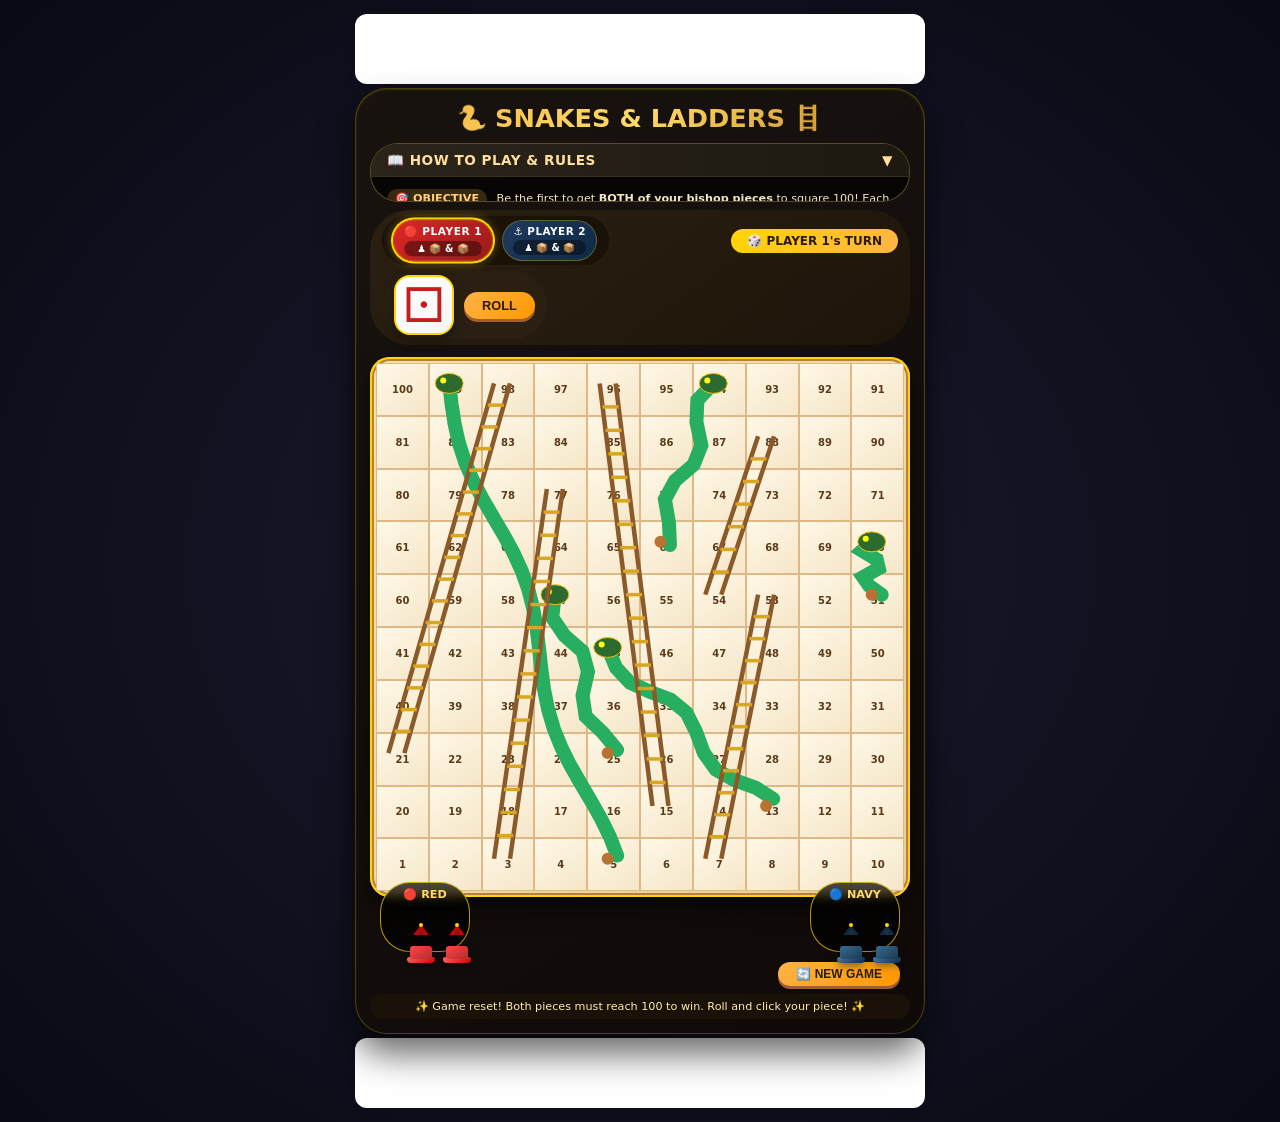
<file: snakes-ladders/index.html>
<!DOCTYPE html>
<html lang="en">
<head>
    <meta charset="UTF-8">
    <meta name="viewport" content="width=device-width, initial-scale=1.0, user-scalable=no, viewport-fit=cover">
    <title>Snakes & Ladders | Bishop Coins | Dual Victory</title>
    
    <!-- Google AdSense Code (no data-ad-slot) -->
    <script async src="https://pagead2.googlesyndication.com/pagead/js/adsbygoogle.js?client=ca-pub-9770610643444805"
     crossorigin="anonymous"></script>

    <style>
        * {
            margin: 0;
            padding: 0;
            box-sizing: border-box;
            user-select: none;
        }

        body {
            background: radial-gradient(ellipse at center, #1a1a2e 0%, #0a0a15 100%);
            min-height: 100vh;
            display: flex;
            flex-direction: column;
            justify-content: center;
            align-items: center;
            padding: 10px;
            font-family: 'Segoe UI', 'Poppins', system-ui, sans-serif;
        }

        /* Ad containers - white background for visibility */
        .ad-top, .ad-bottom {
            width: 100%;
            max-width: 570px;
            margin: 4px auto;
            background: white;
            border-radius: 12px;
            min-height: 70px;
            box-shadow: 0 2px 8px rgba(0,0,0,0.1);
            display: flex;
            align-items: center;
            justify-content: center;
            overflow: hidden;
        }
        
        /* Placeholder for ad content - actual ads will show */
        .ad-placeholder {
            text-align: center;
            color: #aaa;
            font-size: 10px;
            width: 100%;
        }

        .game-container {
            background: linear-gradient(145deg, rgba(25, 20, 15, 0.95), rgba(15, 10, 8, 0.98));
            border-radius: 32px;
            padding: 14px;
            box-shadow: 0 20px 35px rgba(0,0,0,0.6), inset 0 1px 2px rgba(255,215,0,0.15);
            border: 1px solid rgba(255,215,0,0.25);
            max-width: 570px;
            width: 100%;
            position: relative;
        }

        h1 {
            text-align: center;
            font-size: clamp(1.2rem, 5vw, 1.6rem);
            margin-bottom: 6px;
            background: linear-gradient(135deg, #f3b33d, #ffd966, #c2811a);
            -webkit-background-clip: text;
            background-clip: text;
            color: transparent;
            display: flex;
            align-items: center;
            justify-content: center;
            gap: 8px;
        }
        .snake-icon {
            font-size: 1.5rem;
            display: inline-block;
        }

        /* How to Play Section - collapsible & stylish */
        .how-to-play {
            background: rgba(0,0,0,0.65);
            border-radius: 28px;
            margin: 10px 0 8px 0;
            backdrop-filter: blur(4px);
            border: 1px solid #ffd96655;
            overflow: hidden;
            transition: all 0.2s;
        }
        .how-to-play-header {
            padding: 8px 16px;
            display: flex;
            justify-content: space-between;
            align-items: center;
            cursor: pointer;
            color: #ffde9e;
            font-weight: bold;
            font-size: 0.85rem;
            background: linear-gradient(90deg, #2a241a, #1e1910);
            letter-spacing: 0.5px;
        }
        .how-to-play-header span:first-child {
            display: flex;
            gap: 6px;
            align-items: center;
        }
        .how-to-play-content {
            padding: 12px 16px;
            font-size: 0.7rem;
            line-height: 1.45;
            color: #f0e6c5;
            border-top: 1px solid #ffd96633;
            max-height: 0;
            overflow: hidden;
            transition: max-height 0.3s ease-out;
        }
        .how-to-play-content.show {
            max-height: 500px;
            transition: max-height 0.4s ease-in;
        }
        .how-to-play-content p {
            margin-bottom: 8px;
        }
        .rule-badge {
            display: inline-block;
            background: #ffb34733;
            padding: 2px 8px;
            border-radius: 20px;
            font-weight: bold;
            color: #ffcf7a;
            margin-right: 6px;
        }
        .icon-symbol {
            font-size: 1rem;
            margin-right: 4px;
        }

        .player-panel {
            background: linear-gradient(145deg, #2a1f12, #1e150a);
            border-radius: 40px;
            padding: 6px 12px;
            margin-bottom: 12px;
            display: flex;
            justify-content: space-between;
            align-items: center;
            flex-wrap: wrap;
            gap: 6px;
        }

        .players-area {
            display: flex;
            gap: 10px;
            background: #1a1208;
            padding: 4px 12px;
            border-radius: 30px;
        }

        .player-card {
            font-weight: bold;
            padding: 4px 10px;
            border-radius: 28px;
            transition: all 0.3s ease;
            text-align: center;
            background: linear-gradient(135deg, #2c2c2c, #1a1a1a);
            min-width: 85px;
            border: 1px solid rgba(255,215,0,0.3);
        }
        .player-card.active {
            transform: scale(1.02);
            box-shadow: 0 0 0 2px #ffd700, 0 0 10px rgba(255,215,0,0.5);
        }
        .player-card .player-name { font-size: 0.65rem; letter-spacing: 0.5px; }
        .player-card .piece-positions { font-size: 0.6rem; margin-top: 3px; background: rgba(0,0,0,0.4); border-radius: 16px; padding: 2px; }
        .player-red-bg { background: linear-gradient(135deg, #dc2626, #991b1b); color: white; }
        .player-navy-bg { background: linear-gradient(135deg, #1e3a5f, #0f2a44); color: white; }

        .turn-indicator {
            background: linear-gradient(135deg, #ffd700, #ffb347);
            padding: 5px 16px;
            border-radius: 28px;
            font-weight: bold;
            font-size: 0.75rem;
            color: #2c1a0a;
        }

        .dice-area {
            display: flex;
            gap: 10px;
            align-items: center;
            background: #2a1f12;
            padding: 4px 12px;
            border-radius: 40px;
        }

        .dice-container {
            width: 60px;
            height: 60px;
            display: flex;
            align-items: center;
            justify-content: center;
            background: #fff;
            border-radius: 16px;
            box-shadow: 0 6px 12px rgba(0,0,0,0.3);
            border: 2px solid #ffd700;
            cursor: pointer;
        }
        .static-dice {
            width: 100%;
            height: 100%;
            display: flex;
            align-items: center;
            justify-content: center;
            font-size: 3rem;
            font-weight: bold;
            background: linear-gradient(145deg, #fff, #f5f5f5);
            border-radius: 14px;
            color: #c41e1e;
        }
        .dice-3d {
            width: 100%;
            height: 100%;
            position: relative;
            transform-style: preserve-3d;
            transform: rotateX(-15deg) rotateY(15deg);
        }
        .dice-3d.rolling {
            animation: dice3DRoll 0.6s cubic-bezier(0.2, 0.9, 0.4, 1.1);
        }
        @keyframes dice3DRoll {
            0% { transform: rotateX(-15deg) rotateY(15deg) scale(1); }
            25% { transform: rotateX(180deg) rotateY(90deg) scale(1.1); }
            50% { transform: rotateX(360deg) rotateY(180deg) scale(1); }
            75% { transform: rotateX(540deg) rotateY(270deg) scale(1.05); }
            100% { transform: rotateX(720deg) rotateY(360deg) scale(1); }
        }
        .dice-face {
            position: absolute;
            width: 60px;
            height: 60px;
            background: white;
            border-radius: 12px;
            display: flex;
            align-items: center;
            justify-content: center;
            font-size: 3rem;
            font-weight: bold;
            box-shadow: inset 0 0 10px rgba(0,0,0,0.2);
            border: 1.5px solid #ffd700;
            backface-visibility: visible;
        }
        .dice-face-1 { transform: translateZ(30px); }
        .dice-face-2 { transform: rotateY(180deg) translateZ(30px); }
        .dice-face-3 { transform: rotateY(90deg) translateZ(30px); }
        .dice-face-4 { transform: rotateY(-90deg) translateZ(30px); }
        .dice-face-5 { transform: rotateX(90deg) translateZ(30px); }
        .dice-face-6 { transform: rotateX(-90deg) translateZ(30px); }

        button {
            background: linear-gradient(135deg, #ffb347, #ff9800);
            border: none;
            padding: 6px 18px;
            border-radius: 36px;
            font-weight: bold;
            font-size: 0.8rem;
            cursor: pointer;
            box-shadow: 0 3px 0 #a45d2e;
            color: #2c1a0a;
        }
        button:active { transform: translateY(2px); box-shadow: 0 1px 0 #a45d2e; }
        button:disabled { opacity: 0.5; cursor: not-allowed; }

        .board-wrapper {
            position: relative;
            margin: 12px 0 65px 0;
            border-radius: 20px;
            background: linear-gradient(145deg, #f7e1aa, #e6cfa0);
            padding: 6px;
            box-shadow: 0 12px 20px rgba(0,0,0,0.5), inset 0 0 0 2px #ffd700, inset 0 0 0 4px #ba7f3a;
        }
        .board {
            display: grid;
            grid-template-columns: repeat(10, 1fr);
            background: #f7e1aa;
            border-radius: 14px;
            overflow: visible;
            position: relative;
            aspect-ratio: 1 / 1;
        }
        .cell {
            aspect-ratio: 1 / 1;
            display: flex;
            align-items: center;
            justify-content: center;
            font-weight: bold;
            font-size: clamp(7px, 2.2vw, 10px);
            background: linear-gradient(145deg, #fff8e7, #f5e6c8);
            position: relative;
            border: 0.5px solid #deb887;
            color: #5a3a1a;
            z-index: 2;
        }
        .svg-overlay {
            position: absolute;
            top: 0;
            left: 0;
            width: 100%;
            height: 100%;
            pointer-events: none;
            z-index: 10;
        }

        /* Bishop Token on board */
        .bishop-token {
            position: absolute;
            width: 22px;
            height: 30px;
            transition: all 0.4s cubic-bezier(0.34, 1.2, 0.64, 1);
            filter: drop-shadow(0 2px 5px rgba(0,0,0,0.5));
            z-index: 20;
            cursor: pointer;
            top: 50%;
            left: 50%;
        }
        .bishop-token.selectable {
            filter: drop-shadow(0 0 0 3px gold) drop-shadow(0 0 8px orange);
        }
        .bishop-body {
            position: relative;
            width: 100%;
            height: 100%;
            border-radius: 5px 5px 8px 8px;
        }
        .bishop-base {
            position: absolute;
            bottom: 0;
            width: 100%;
            height: 6px;
            border-radius: 3px 3px 5px 5px;
            background: linear-gradient(145deg, #ddd, #aaa);
        }
        .bishop-mid {
            position: absolute;
            bottom: 4px;
            left: 3px;
            right: 3px;
            height: 13px;
            border-radius: 3px;
        }
        .bishop-hat {
            position: absolute;
            top: 0;
            left: 50%;
            transform: translateX(-50%);
            width: 0;
            height: 0;
            border-left: 8px solid transparent;
            border-right: 8px solid transparent;
            border-bottom: 10px solid;
            border-radius: 2px;
        }
        .bishop-slit {
            position: absolute;
            top: 5px;
            left: 50%;
            transform: translateX(-50%);
            width: 4px;
            height: 5px;
            background: #333;
            border-radius: 1px;
            opacity: 0.5;
        }
        .bishop-top {
            position: absolute;
            top: -2px;
            left: 50%;
            transform: translateX(-50%);
            width: 4px;
            height: 4px;
            border-radius: 50%;
            background: #ffd700;
        }

        /* Permanent Stacks */
        .stacks-container {
            position: absolute;
            bottom: -55px;
            left: 0;
            right: 0;
            display: flex;
            justify-content: space-between;
            padding: 0 10px;
            z-index: 30;
            pointer-events: none;
        }
        .piece-stack {
            display: flex;
            flex-direction: column;
            align-items: center;
            gap: 3px;
            background: rgba(0,0,0,0.7);
            padding: 5px 12px;
            border-radius: 30px;
            backdrop-filter: blur(5px);
            border: 1px solid rgba(255,215,0,0.7);
            pointer-events: auto;
            min-width: 80px;
        }
        .stack-label {
            font-size: 0.7rem;
            font-weight: bold;
            color: #ffd966;
        }
        .stack-pieces {
            display: flex;
            gap: 8px;
            justify-content: center;
            min-height: 42px;
            align-items: center;
        }
        .stack-bishop {
            width: 28px;
            height: 38px;
            position: relative;
            cursor: pointer;
            transition: transform 0.1s;
        }
        .stack-bishop.selectable-stack {
            filter: drop-shadow(0 0 0 3px gold);
            transform: scale(1.05);
        }

        .action-buttons {
            display: flex;
            justify-content: flex-end;
            margin: 8px 5px 0 0;
        }
        #resetGameBtn {
            background: linear-gradient(135deg, #ffb347, #ff9800);
            padding: 5px 18px;
            font-size: 0.75rem;
            margin-right: 5px;
        }
        .message-area {
            background: #1a1208;
            color: #ffeaaf;
            text-align: center;
            padding: 6px;
            border-radius: 24px;
            font-weight: 500;
            margin-top: 8px;
            font-size: 0.7rem;
        }

        @media (max-width: 600px) {
            .game-container { max-width: 95%; padding: 10px; }
            .stacks-container { bottom: -50px; }
            .piece-stack { padding: 3px 8px; min-width: 65px; }
            .stack-bishop { width: 24px; height: 32px; }
            .bishop-token { width: 18px; height: 26px; }
            .dice-container, .dice-face { width: 50px; height: 50px; }
            .dice-face { font-size: 2.5rem; }
            .dice-face-1 { transform: translateZ(25px); }
            .dice-face-2 { transform: rotateY(180deg) translateZ(25px); }
            .dice-face-3 { transform: rotateY(90deg) translateZ(25px); }
            .dice-face-4 { transform: rotateY(-90deg) translateZ(25px); }
            .dice-face-5 { transform: rotateX(90deg) translateZ(25px); }
            .dice-face-6 { transform: rotateX(-90deg) translateZ(25px); }
            .static-dice { font-size: 2.5rem; }
        }
    </style>
</head>
<body>
<div class="ad-top">
    <!-- Google AdSense ad unit will be displayed here (automatically) -->
    <div class="ad-placeholder"></div>
</div>

<div class="game-container">
    <h1>
        <span class="snake-icon">🐍</span> SNAKES & LADDERS <span class="snake-icon">🪜</span>
    </h1>
    
    <!-- How to Play Section (Collapsible) -->
    <div class="how-to-play">
        <div class="how-to-play-header" id="howToPlayToggle">
            <span>📖 HOW TO PLAY & RULES</span>
            <span>▼</span>
        </div>
        <div class="how-to-play-content" id="howToPlayContent">
            <p><span class="rule-badge">🎯 OBJECTIVE</span> Be the first to get <strong>BOTH of your bishop pieces</strong> to square 100! Each player controls 2 pieces.</p>
            <p><span class="rule-badge">🎲 TURN FLOW</span> 1) Click ROLL → 2) Choose one of your pieces (on board or stack) → 3) Move exact steps rolled. Rolling a 6 or performing a KNOCKOUT gives an <strong>extra turn</strong>.</p>
            <p><span class="rule-badge">🐍 SNAKES & LADDERS</span> Landing on a ladder bottom climbs up; landing on a snake head slides down. Special icons on board show transitions!</p>
            <p><span class="rule-badge">⚔️ KNOCKOUT RULE</span> If your piece lands on a cell occupied by <strong>exactly one opponent piece</strong>, that opponent piece is sent back to its stack (position 0) and you gain an EXTRA TURN!</p>
            <p><span class="rule-badge">♟️ PIECES & STACK</span> Pieces start in the stack (📦). Click on your glowing piece to move. If roll exceeds 100, move not allowed. Both pieces must reach 100 for victory.</p>
            <p><span class="rule-badge">✨ TIPS</span> Plan which piece to advance. Use knockouts to delay opponent! Extra turns can change the game.</p>
        </div>
    </div>

    <div class="player-panel">
        <div class="players-area" id="playersArea">
            <div class="player-card player-red-bg active" id="player0Card">
                <div class="player-name">🔴 PLAYER 1</div>
                <div class="piece-positions" id="piecePos0">♟️ waiting</div>
            </div>
            <div class="player-card player-navy-bg" id="player1Card">
                <div class="player-name">⚓ PLAYER 2</div>
                <div class="piece-positions" id="piecePos1">♟️ waiting</div>
            </div>
        </div>
        <div class="turn-indicator" id="turnIndicator">🎲 PLAYER 1's TURN</div>
        <div class="dice-area">
            <div class="dice-container" id="diceContainer"></div>
            <button id="rollBtn">ROLL</button>
        </div>
    </div>

    <div class="board-wrapper">
        <div class="board" id="gameBoard"></div>
        <svg class="svg-overlay" id="svgOverlay"></svg>
        <div class="stacks-container" id="stacksContainer"></div>
    </div>

    <div class="action-buttons">
        <button id="resetGameBtn">🔄 NEW GAME</button>
    </div>
    <div class="message-area" id="statusMsg">✨ Roll dice → Click on YOUR piece to move. Both pieces must reach 100 to win! ✨</div>
</div>

<div class="ad-bottom">
    <div class="ad-placeholder"></div>
</div>

<script>
    (function(){
        const SNAKES = { 99: 5, 94: 66, 70: 51, 57: 25, 45: 13 };
        const LADDERS = { 21: 98, 15: 96, 3: 77, 7: 53, 54: 88 };
        
        let players = [
            { id: 0, name: "PLAYER 1", color: "red", pieces: [{ id: 0, pos: 0 }, { id: 1, pos: 0 }] },
            { id: 1, name: "PLAYER 2", color: "navy", pieces: [{ id: 0, pos: 0 }, { id: 1, pos: 0 }] }
        ];
        
        let currentPlayerIdx = 0;
        let gameActive = true;
        let winnerId = null;
        let rolling = false;
        let awaitingPieceSelection = false;
        let currentRollValue = null;
        let processingMove = false;
        
        const boardDiv = document.getElementById("gameBoard");
        const svgOverlay = document.getElementById("svgOverlay");
        const diceContainer = document.getElementById("diceContainer");
        const rollBtn = document.getElementById("rollBtn");
        const resetBtn = document.getElementById("resetGameBtn");
        const turnSpan = document.getElementById("turnIndicator");
        const msgDiv = document.getElementById("statusMsg");
        const stacksContainer = document.getElementById("stacksContainer");
        
        // Collapsible How-to-Play
        const toggleBtn = document.getElementById("howToPlayToggle");
        const contentDiv = document.getElementById("howToPlayContent");
        let howOpen = false;
        toggleBtn.addEventListener("click", () => {
            howOpen = !howOpen;
            if(howOpen) {
                contentDiv.classList.add("show");
                toggleBtn.querySelector("span:last-child").innerHTML = "▲";
            } else {
                contentDiv.classList.remove("show");
                toggleBtn.querySelector("span:last-child").innerHTML = "▼";
            }
        });
        
        function getCellCenter(cellNumber) {
            const cell = document.getElementById(`cell-${cellNumber}`);
            if (!cell) return null;
            const rect = cell.getBoundingClientRect();
            const boardRect = boardDiv.getBoundingClientRect();
            return {
                x: rect.left + rect.width/2 - boardRect.left,
                y: rect.top + rect.height/2 - boardRect.top
            };
        }
        
        function resolveSnakeOrLadder(pos) {
            if (SNAKES[pos]) return SNAKES[pos];
            if (LADDERS[pos]) return LADDERS[pos];
            return pos;
        }
        
        function countOpponentPiecesOnCell(cell, opponentPlayerId) {
            if (cell === 100) return 0;
            const opponent = players[opponentPlayerId];
            return opponent.pieces.filter(p => p.pos === cell).length;
        }
        
        function knockoutSingleOpponentPiece(cell, opponentPlayerId) {
            if (cell === 100) return false;
            const opponent = players[opponentPlayerId];
            const piecesOnCell = opponent.pieces.filter(p => p.pos === cell);
            if (piecesOnCell.length === 1) {
                piecesOnCell[0].pos = 0;
                return true;
            }
            return false;
        }
        
        // SVG drawing for snakes & ladders (original intact)
        function drawRealisticSnake(startX, startY, endX, endY) {
            const group = document.createElementNS("http://www.w3.org/2000/svg", "g");
            const dx = endX - startX, dy = endY - startY;
            const distance = Math.hypot(dx, dy);
            let pathData = `M ${startX} ${startY}`;
            const segments = Math.max(6, Math.floor(distance / 20));
            for (let i = 1; i <= segments; i++) {
                const t = i / segments;
                const x = startX + dx * t, y = startY + dy * t;
                const offset = Math.sin(t * Math.PI * 3.5) * 10;
                const perpX = -dy / distance * offset, perpY = dx / distance * offset;
                const cx = x + perpX, cy = y + perpY;
                const prevT = (i - 1) / segments;
                const prevX = startX + dx * prevT, prevY = startY + dy * prevT;
                const prevOffset = Math.sin(prevT * Math.PI * 3.5) * 10;
                const prevPerpX = -dy / distance * prevOffset, prevPerpY = dx / distance * prevOffset;
                const px = prevX + prevPerpX, py = prevY + prevPerpY;
                pathData += ` Q ${px + (cx - px) * 0.5} ${py + (cy - py) * 0.5}, ${cx} ${cy}`;
            }
            const path = document.createElementNS("http://www.w3.org/2000/svg", "path");
            path.setAttribute("d", pathData);
            path.setAttribute("stroke", "url(#snakeBodyGrad)");
            path.setAttribute("stroke-width", "14");
            path.setAttribute("fill", "none");
            path.setAttribute("stroke-linecap", "round");
            group.appendChild(path);
            // head and eyes
            const headGroup = document.createElementNS("http://www.w3.org/2000/svg", "g");
            const headShape = document.createElementNS("http://www.w3.org/2000/svg", "ellipse");
            headShape.setAttribute("cx", startX); headShape.setAttribute("cy", startY);
            headShape.setAttribute("rx", "14"); headShape.setAttribute("ry", "10");
            headShape.setAttribute("fill", "#2d6a2f"); headShape.setAttribute("stroke", "#f1c40f");
            headGroup.appendChild(headShape);
            const eyeL = document.createElementNS("http://www.w3.org/2000/svg", "circle");
            eyeL.setAttribute("cx", startX - 6); eyeL.setAttribute("cy", startY - 3);
            eyeL.setAttribute("r", "3"); eyeL.setAttribute("fill", "#ffff00");
            headGroup.appendChild(eyeL);
            group.appendChild(headGroup);
            const tail = document.createElementNS("http://www.w3.org/2000/svg", "circle");
            tail.setAttribute("cx", endX); tail.setAttribute("cy", endY);
            tail.setAttribute("r", "6"); tail.setAttribute("fill", "#b87333");
            group.appendChild(tail);
            return group;
        }
        
        function drawLadder(startX, startY, endX, endY) {
            const group = document.createElementNS("http://www.w3.org/2000/svg", "g");
            const leftRail = document.createElementNS("http://www.w3.org/2000/svg", "line");
            leftRail.setAttribute("x1", startX - 8); leftRail.setAttribute("y1", startY);
            leftRail.setAttribute("x2", endX - 8); leftRail.setAttribute("y2", endY);
            leftRail.setAttribute("stroke", "#8B5A2B"); leftRail.setAttribute("stroke-width", "4.5");
            group.appendChild(leftRail);
            const rightRail = document.createElementNS("http://www.w3.org/2000/svg", "line");
            rightRail.setAttribute("x1", startX + 8); rightRail.setAttribute("y1", startY);
            rightRail.setAttribute("x2", endX + 8); rightRail.setAttribute("y2", endY);
            rightRail.setAttribute("stroke", "#8B5A2B"); rightRail.setAttribute("stroke-width", "4.5");
            group.appendChild(rightRail);
            const steps = Math.floor(Math.hypot(endX - startX, endY - startY) / 24);
            for (let i = 1; i <= steps; i++) {
                const t = i / (steps + 1);
                const x = startX + (endX - startX) * t, y = startY + (endY - startY) * t;
                const rung = document.createElementNS("http://www.w3.org/2000/svg", "line");
                rung.setAttribute("x1", x - 8); rung.setAttribute("y1", y);
                rung.setAttribute("x2", x + 8); rung.setAttribute("y2", y);
                rung.setAttribute("stroke", "#DAA520"); rung.setAttribute("stroke-width", "3.5");
                group.appendChild(rung);
            }
            return group;
        }
        
        function drawConnections() {
            svgOverlay.innerHTML = '';
            const boardRect = boardDiv.getBoundingClientRect();
            if (boardRect.width === 0) return;
            svgOverlay.setAttribute('viewBox', `0 0 ${boardRect.width} ${boardRect.height}`);
            svgOverlay.style.width = `${boardRect.width}px`;
            svgOverlay.style.height = `${boardRect.height}px`;
            const defs = document.createElementNS("http://www.w3.org/2000/svg", "defs");
            const snakeGrad = document.createElementNS("http://www.w3.org/2000/svg", "linearGradient");
            snakeGrad.setAttribute("id", "snakeBodyGrad");
            const stop1 = document.createElementNS("http://www.w3.org/2000/svg", "stop");
            stop1.setAttribute("offset", "0%"); stop1.setAttribute("stop-color", "#27ae60");
            snakeGrad.appendChild(stop1);
            defs.appendChild(snakeGrad);
            svgOverlay.appendChild(defs);
            for (const [head, tail] of Object.entries(SNAKES)) {
                const start = getCellCenter(parseInt(head));
                const end = getCellCenter(tail);
                if (start && end) svgOverlay.appendChild(drawRealisticSnake(start.x, start.y, end.x, end.y));
            }
            for (const [bottom, top] of Object.entries(LADDERS)) {
                const start = getCellCenter(parseInt(bottom));
                const end = getCellCenter(top);
                if (start && end) svgOverlay.appendChild(drawLadder(start.x, start.y, end.x, end.y));
            }
        }
        
        function buildBoard() {
            boardDiv.innerHTML = "";
            for (let row = 0; row < 10; row++) {
                for (let col = 0; col < 10; col++) {
                    let cellNumber;
                    if (row === 0) cellNumber = 100 - col;
                    else if (row === 1) cellNumber = 81 + col;
                    else if (row === 2) cellNumber = 80 - col;
                    else if (row === 3) cellNumber = 61 + col;
                    else if (row === 4) cellNumber = 60 - col;
                    else if (row === 5) cellNumber = 41 + col;
                    else if (row === 6) cellNumber = 40 - col;
                    else if (row === 7) cellNumber = 21 + col;
                    else if (row === 8) cellNumber = 20 - col;
                    else cellNumber = 1 + col;
                    const cell = document.createElement("div");
                    cell.className = "cell";
                    cell.id = `cell-${cellNumber}`;
                    const span = document.createElement("span");
                    span.innerText = cellNumber;
                    cell.appendChild(span);
                    boardDiv.appendChild(cell);
                }
            }
        }
        
        function createBoardTokenElement(color, pieceIdx) {
            const tokenDiv = document.createElement("div");
            tokenDiv.className = "bishop-token";
            const body = document.createElement("div");
            body.className = "bishop-body";
            const base = document.createElement("div");
            base.className = "bishop-base";
            base.style.background = color === 'red' ? 'linear-gradient(145deg, #ff6666, #cc0000)' : 'linear-gradient(145deg, #4a7a9e, #0f2a44)';
            const mid = document.createElement("div");
            mid.className = "bishop-mid";
            mid.style.background = color === 'red' ? 'linear-gradient(145deg, #ff4444, #b32d2d)' : 'linear-gradient(145deg, #3a6a8e, #1a3a54)';
            const hat = document.createElement("div");
            hat.className = "bishop-hat";
            hat.style.borderBottomColor = color === 'red' ? '#cc0000' : '#0f2a44';
            const slit = document.createElement("div"); slit.className = "bishop-slit";
            const top = document.createElement("div"); top.className = "bishop-top";
            body.appendChild(base); body.appendChild(mid); body.appendChild(hat); body.appendChild(slit); body.appendChild(top);
            tokenDiv.appendChild(body);
            return tokenDiv;
        }
        
        let currentDiceValue = 1;
        function showStaticDice(value) {
            diceContainer.innerHTML = '';
            const staticDiv = document.createElement('div');
            staticDiv.className = 'static-dice';
            const symbols = ["⚀", "⚁", "⚂", "⚃", "⚄", "⚅"];
            staticDiv.innerText = symbols[value-1];
            diceContainer.appendChild(staticDiv);
        }
        
        function show3dDice() {
            diceContainer.innerHTML = '';
            const dice3dDiv = document.createElement('div');
            dice3dDiv.className = 'dice-3d';
            dice3dDiv.id = 'dice3d';
            const symbols = ["⚀", "⚁", "⚂", "⚃", "⚄", "⚅"];
            for (let i = 1; i <= 6; i++) {
                const face = document.createElement('div');
                face.className = `dice-face dice-face-${i}`;
                face.innerText = symbols[i-1];
                dice3dDiv.appendChild(face);
            }
            diceContainer.appendChild(dice3dDiv);
        }
        
        function checkWinner(playerId) {
            const player = players[playerId];
            if (player.pieces.every(piece => piece.pos === 100)) {
                gameActive = false;
                winnerId = playerId;
                msgDiv.innerHTML = `🏆✨ ${player.name} WINS by getting BOTH pieces to 100! ✨🏆`;
                turnSpan.innerHTML = `🏆 WINNER: ${player.name} 🏆`;
                rollBtn.disabled = true;
                return true;
            }
            return false;
        }
        
        function renderStacksAndTokens() {
            stacksContainer.innerHTML = '';
            document.querySelectorAll('.bishop-token').forEach(t => t.remove());
            for (let p of players) {
                const stackDiv = document.createElement('div');
                stackDiv.className = 'piece-stack';
                stackDiv.dataset.playerId = p.id;
                const label = document.createElement('div'); label.className = 'stack-label';
                label.innerText = p.color === 'red' ? '🔴 RED' : '🔵 NAVY';
                const piecesContainer = document.createElement('div'); piecesContainer.className = 'stack-pieces';
                const offBoardPieces = p.pieces.filter(piece => piece.pos === 0);
                for (let idx = 0; idx < offBoardPieces.length; idx++) {
                    const pieceWrapper = document.createElement('div');
                    pieceWrapper.className = 'stack-bishop';
                    pieceWrapper.dataset.playerId = p.id;
                    pieceWrapper.dataset.pieceIdx = offBoardPieces[idx].id;
                    const miniToken = createBoardTokenElement(p.color, idx);
                    miniToken.style.position = 'relative'; miniToken.style.transform = 'none';
                    miniToken.style.width = '28px'; miniToken.style.height = '38px';
                    pieceWrapper.appendChild(miniToken);
                    piecesContainer.appendChild(pieceWrapper);
                }
                if (offBoardPieces.length === 0) piecesContainer.style.opacity = '0.5';
                stackDiv.appendChild(label); stackDiv.appendChild(piecesContainer);
                stacksContainer.appendChild(stackDiv);
            }
            const cellMap = new Map();
            for (let p of players) {
                p.pieces.forEach((piece, idx) => {
                    if (piece.pos >= 1 && piece.pos <= 100) {
                        if (!cellMap.has(piece.pos)) cellMap.set(piece.pos, []);
                        cellMap.get(piece.pos).push({ playerId: p.id, pieceIdx: piece.id, color: p.color });
                    }
                });
            }
            for (let [cellNum, piecesOnCell] of cellMap.entries()) {
                const cellDiv = document.getElementById(`cell-${cellNum}`);
                if (!cellDiv) continue;
                const count = piecesOnCell.length;
                piecesOnCell.forEach((info, index) => {
                    const token = createBoardTokenElement(info.color, info.pieceIdx);
                    token.dataset.playerId = info.playerId; token.dataset.pieceIdx = info.pieceIdx;
                    const offsetX = (index - (count-1)/2) * 14;
                    token.style.transform = `translate(calc(-50% + ${offsetX}px), -50%)`;
                    cellDiv.appendChild(token);
                });
            }
            if (awaitingPieceSelection && gameActive && !winnerId) {
                const curr = players[currentPlayerIdx];
                document.querySelectorAll('.bishop-token').forEach(tok => {
                    if (parseInt(tok.dataset.playerId) === curr.id) tok.classList.add('selectable');
                });
                document.querySelectorAll('.stack-bishop').forEach(sb => {
                    if (parseInt(sb.dataset.playerId) === curr.id) sb.classList.add('selectable-stack');
                });
            }
        }
        
        function updateUI() {
            players.forEach(p => {
                const posDiv = document.getElementById(`piecePos${p.id}`);
                if (posDiv) {
                    const positions = p.pieces.map(pi => pi.pos === 0 ? '📦' : (pi.pos === 100 ? '🏆' : pi.pos)).join(' & ');
                    posDiv.innerHTML = `♟️ ${positions}`;
                }
            });
            document.querySelectorAll('.player-card').forEach((card, idx) => {
                if (idx === currentPlayerIdx && gameActive && !winnerId) card.classList.add('active');
                else card.classList.remove('active');
            });
            if (winnerId !== null) rollBtn.disabled = true;
            else rollBtn.disabled = (rolling || awaitingPieceSelection || processingMove);
            if(!winnerId) turnSpan.innerHTML = `🎲 ${players[currentPlayerIdx].name}'s TURN`;
        }
        
        async function movePiece(playerId, pieceIdx, steps) {
            const player = players[playerId];
            const piece = player.pieces[pieceIdx];
            if (piece.pos === 100) return { won: false, extraTurn: false, invalid: true };
            let newPos = (piece.pos === 0) ? steps : piece.pos + steps;
            if (newPos > 100) return { invalid: true };
            let finalPos = resolveSnakeOrLadder(newPos);
            const opponentId = playerId === 0 ? 1 : 0;
            let knockedOut = false;
            if (finalPos !== 100 && countOpponentPiecesOnCell(finalPos, opponentId) === 1) {
                knockedOut = knockoutSingleOpponentPiece(finalPos, opponentId);
                if (knockedOut) msgDiv.innerHTML = `⚔️ KNOCKOUT! ${player.name} lands on opponent piece at ${finalPos}. Opponent returns to stack! +extra turn`;
                await delay(300);
            }
            piece.pos = finalPos;
            renderStacksAndTokens(); updateUI();
            await delay(380);
            if (LADDERS[newPos]) msgDiv.innerHTML = `🪜 LADDER! ${player.name} climbed to ${finalPos}!`;
            else if (SNAKES[newPos]) msgDiv.innerHTML = `🐍 SNAKE! ${player.name} slid to ${finalPos}!`;
            else if (piece.pos !== 0) msgDiv.innerHTML = `🎲 ${player.name} moved piece to ${finalPos}.`;
            renderStacksAndTokens(); updateUI();
            await delay(400);
            if (checkWinner(playerId)) return { won: true, extraTurn: false };
            let extraTurn = knockedOut || (steps === 6);
            return { extraTurn, invalid: false };
        }
        
        function delay(ms) { return new Promise(r => setTimeout(r, ms)); }
        
        async function onPieceSelected(e) {
            let target = e.target.closest('.bishop-token') || e.target.closest('.stack-bishop');
            if (!target || !awaitingPieceSelection || processingMove || !gameActive || winnerId !== null) return;
            let playerId = parseInt(target.dataset.playerId), pieceIdx = parseInt(target.dataset.pieceIdx);
            if (playerId !== currentPlayerIdx) return;
            const piece = players[currentPlayerIdx].pieces[pieceIdx];
            if (piece.pos === 100) return;
            if (piece.pos !== 0 && piece.pos + currentRollValue > 100) return;
            awaitingPieceSelection = false; processingMove = true; rollBtn.disabled = true;
            const { extraTurn, invalid } = await movePiece(currentPlayerIdx, pieceIdx, currentRollValue);
            renderStacksAndTokens(); updateUI();
            if (invalid) { processingMove = false; awaitingPieceSelection = true; rollBtn.disabled = false; renderStacksAndTokens(); return; }
            await delay(400);
            if (extraTurn) { msgDiv.innerHTML = `🎲 EXTRA TURN for ${players[currentPlayerIdx].name}! Roll again.`; processingMove = false; rolling = false; rollBtn.disabled = false; updateUI(); return; }
            currentPlayerIdx = currentPlayerIdx === 0 ? 1 : 0;
            processingMove = false; rolling = false; updateUI();
            msgDiv.innerHTML = `${players[currentPlayerIdx].name}'s turn. Click ROLL!`;
            rollBtn.disabled = false;
        }
        
        async function performRoll() {
            if (!gameActive || rolling || awaitingPieceSelection || processingMove || winnerId !== null) return;
            rolling = true; rollBtn.disabled = true;
            show3dDice();
            const dice3dElem = document.getElementById('dice3d');
            dice3dElem.classList.add('rolling');
            let rollInterval = setInterval(() => {
                const rand = Math.floor(Math.random() * 6) + 1;
                const faces = ["⚀", "⚁", "⚂", "⚃", "⚄", "⚅"];
                document.querySelectorAll('.dice-face').forEach((f,i)=> f.innerText = faces[rand-1]);
            }, 70);
            await delay(550);
            clearInterval(rollInterval);
            const finalValue = Math.floor(Math.random() * 6) + 1;
            const faces = ["⚀", "⚁", "⚂", "⚃", "⚄", "⚅"];
            document.querySelectorAll('.dice-face').forEach(f=> f.innerText = faces[finalValue-1]);
            dice3dElem.classList.remove('rolling');
            showStaticDice(finalValue);
            currentRollValue = finalValue;
            msgDiv.innerHTML = `🎲 ${players[currentPlayerIdx].name} rolled ${finalValue}! Click on YOUR piece to move.`;
            const player = players[currentPlayerIdx];
            if (!player.pieces.some(p => p.pos===100 ? false : (p.pos===0 || p.pos+finalValue<=100))) {
                msgDiv.innerHTML = `😵 No movable piece. Turn ends.`;
                rolling = false;
                if (finalValue !== 6) currentPlayerIdx = currentPlayerIdx === 0 ? 1 : 0;
                updateUI(); rollBtn.disabled = false; return;
            }
            awaitingPieceSelection = true; rolling = false;
            renderStacksAndTokens(); updateUI();
        }
        
        function resetGame() {
            rolling = false; awaitingPieceSelection = false; processingMove = false;
            players.forEach(p => p.pieces.forEach(pp => pp.pos = 0));
            currentPlayerIdx = 0; gameActive = true; winnerId = null;
            rollBtn.disabled = false; currentRollValue = null;
            showStaticDice(1);
            updateUI(); renderStacksAndTokens();
            msgDiv.innerHTML = "✨ Game reset! Both pieces must reach 100 to win. Roll and click your piece! ✨";
            setTimeout(() => { drawConnections(); renderStacksAndTokens(); }, 80);
        }
        
        rollBtn.addEventListener("click", performRoll);
        resetBtn.addEventListener("click", resetGame);
        document.querySelector('.game-container').addEventListener('click', onPieceSelected);
        buildBoard(); resetGame();
        window.addEventListener('resize', () => { setTimeout(() => { drawConnections(); renderStacksAndTokens(); }, 120); });
        setTimeout(() => drawConnections(), 100);
    })();
</script>
</body>
</html>
</file>
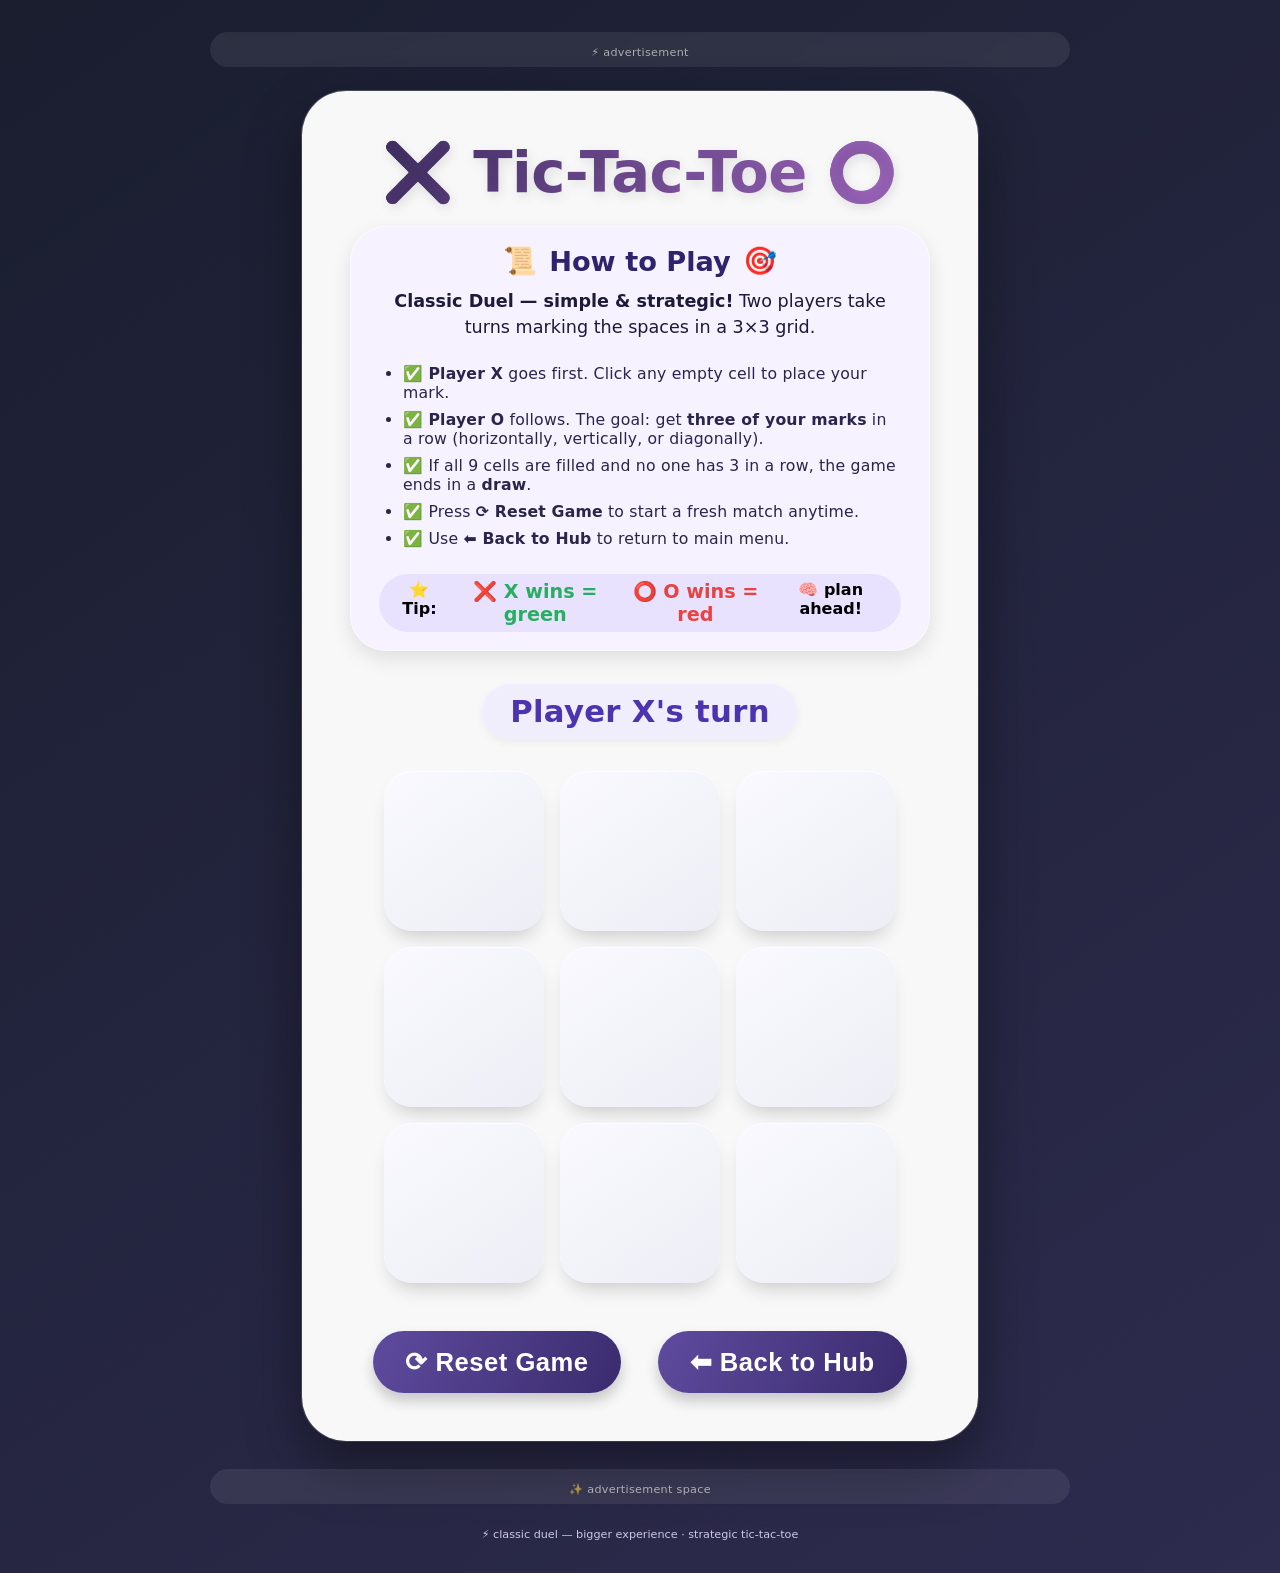
<file: tic-tac-toe/index.html>
<!DOCTYPE html>
<html lang="en">
<head>
    <meta charset="UTF-8">
    <meta name="viewport" content="width=device-width, initial-scale=1.0, viewport-fit=cover">
    <title>✨ Tic-Tac-Toe · Classic Duel ✨</title>
    
    <!-- ============================================= -->
    <!-- GOOGLE ADSENSE CODE (UPDATED as requested)    -->
    <!-- AdSense script with client-id only, no slot   -->
    <!-- ============================================= -->
    <script async src="https://pagead2.googlesyndication.com/pagead/js/adsbygoogle.js?client=ca-pub-9770610643444805"
         crossorigin="anonymous"></script>
    
    <style>
        * {
            margin: 0;
            padding: 0;
            box-sizing: border-box;
        }

        body {
            font-family: 'Segoe UI', 'Poppins', system-ui, -apple-system, 'Inter', sans-serif;
            background: linear-gradient(145deg, #1a1e2f 0%, #2d2b4e 100%);
            min-height: 100vh;
            display: flex;
            flex-direction: column;
            align-items: center;
            justify-content: center;
            padding: 2rem 1.5rem;
        }

        /* ----- AD STYLES (Google AdSense ready, no data-ad-slot) ----- */
        .ad-container {
            width: 100%;
            max-width: 860px;
            margin: 0 auto 24px auto;
            text-align: center;
            background: rgba(255,255,255,0.08);
            border-radius: 28px;
            backdrop-filter: blur(2px);
            padding: 8px 0;
            transition: all 0.2s ease;
        }
        .ad-bottom {
            margin-top: 28px;
            margin-bottom: 8px;
        }
        .adsbygoogle {
            display: block;
            margin: 0 auto;
            border-radius: 20px;
            overflow: hidden;
        }
        .ad-container small {
            color: rgba(255,255,240,0.6);
            font-size: 0.7rem;
            display: block;
            margin-top: 6px;
            letter-spacing: 0.3px;
        }

        /* ----- MAIN GAME CONTAINER (SCALED 1.6x) ----- */
        .game-container {
            text-align: center;
            background: rgba(255, 255, 255, 0.97);
            backdrop-filter: blur(0px);
            padding: 48px;
            border-radius: 44px;
            box-shadow: 0 25px 55px rgba(0, 0, 0, 0.4), 0 0 0 1px rgba(255,255,255,0.2);
            transition: all 0.2s;
            width: fit-content;
            max-width: 95vw;
            margin: 0 auto;
        }

        h1 {
            font-size: 3.6rem;
            font-weight: 800;
            background: linear-gradient(135deg, #3b2c5f, #aa6dc9);
            background-clip: text;
            -webkit-background-clip: text;
            color: transparent;
            margin-bottom: 20px;
            letter-spacing: -0.5px;
            text-shadow: 2px 4px 12px rgba(0,0,0,0.1);
        }

        /* HOW TO PLAY SECTION - elegant and accessible */
        .how-to-play {
            background: rgba(245, 240, 255, 0.85);
            backdrop-filter: blur(8px);
            border-radius: 36px;
            padding: 18px 28px;
            margin-bottom: 32px;
            max-width: 580px;
            margin-left: auto;
            margin-right: auto;
            border: 1px solid rgba(255,255,255,0.5);
            box-shadow: 0 8px 20px rgba(0,0,0,0.1);
        }
        .how-to-play h3 {
            font-size: 1.7rem;
            font-weight: 700;
            color: #2e236c;
            display: flex;
            align-items: center;
            justify-content: center;
            gap: 12px;
            margin-bottom: 12px;
        }
        .how-to-play p {
            font-size: 1.1rem;
            line-height: 1.45;
            color: #1e1a3a;
            font-weight: 500;
            margin-bottom: 10px;
        }
        .how-to-play ul {
            text-align: left;
            display: inline-block;
            margin-top: 6px;
            margin-bottom: 8px;
            padding-left: 1.5rem;
        }
        .how-to-play li {
            font-size: 0.98rem;
            margin: 8px 0;
            color: #2a254b;
            font-weight: 500;
            letter-spacing: 0.2px;
        }
        .rules-badge {
            display: inline-flex;
            gap: 12px;
            background: #e9e2ff;
            padding: 6px 16px;
            border-radius: 40px;
            margin-top: 10px;
            font-weight: 600;
        }
        .rules-badge span.x-badge {
            color: #27ae60;
            font-size: 1.2rem;
        }
        .rules-badge span.o-badge {
            color: #e84342;
            font-size: 1.2rem;
        }

        .status {
            margin-bottom: 32px;
            font-size: 1.92rem;
            font-weight: 700;
            color: #4c33b0;
            background: #f0eefc;
            display: inline-block;
            padding: 10px 28px;
            border-radius: 60px;
            backdrop-filter: blur(4px);
            letter-spacing: 0.3px;
            box-shadow: inset 0 1px 2px #ffffff80, 0 4px 8px rgba(0,0,0,0.05);
        }

        /* BOARD: 3x3 grid - scaled cells 1.6x */
        .board {
            display: grid;
            grid-template-columns: repeat(3, 160px);
            gap: 16px;
            margin-bottom: 48px;
            justify-content: center;
        }

        .cell {
            width: 160px;
            height: 160px;
            background: linear-gradient(145deg, #f9f9ff, #edeef5);
            border-radius: 28px;
            display: flex;
            align-items: center;
            justify-content: center;
            font-size: 5.2rem;
            font-weight: 800;
            cursor: pointer;
            transition: all 0.2s cubic-bezier(0.2, 0.9, 0.4, 1.1);
            box-shadow: 0 12px 20px -8px rgba(0, 0, 0, 0.2), inset 0 1px 0 rgba(255,255,255,0.8);
            color: #2e2a4a;
        }

        .cell:hover {
            background: linear-gradient(145deg, #ffffff, #e9eafe);
            transform: scale(0.97);
            box-shadow: 0 6px 12px -6px rgba(0, 0, 0, 0.2);
        }

        .cell.x {
            color: #27ae60;
            text-shadow: 0 2px 6px #b9f6ca;
        }

        .cell.o {
            color: #e84342;
            text-shadow: 0 2px 6px #ffc9c9;
        }

        /* control buttons */
        .controls button {
            background: linear-gradient(115deg, #5f4b9e, #3a2b6e);
            color: white;
            border: none;
            padding: 16px 32px;
            margin: 0 16px;
            border-radius: 48px;
            cursor: pointer;
            font-size: 1.6rem;
            font-weight: 600;
            letter-spacing: 0.5px;
            transition: all 0.2s;
            box-shadow: 0 8px 14px rgba(0, 0, 0, 0.2);
        }

        .controls button:hover {
            opacity: 0.92;
            transform: translateY(-3px);
            background: linear-gradient(115deg, #6f54b0, #4a3882);
            box-shadow: 0 15px 20px -6px rgba(0, 0, 0, 0.3);
        }

        .controls button:active {
            transform: translateY(1px);
        }

        /* responsive */
        @media (max-width: 680px) {
            .board {
                grid-template-columns: repeat(3, 130px);
                gap: 12px;
            }
            .cell {
                width: 130px;
                height: 130px;
                font-size: 4.2rem;
                border-radius: 22px;
            }
            .game-container {
                padding: 32px;
            }
            h1 {
                font-size: 2.8rem;
            }
            .how-to-play h3 {
                font-size: 1.4rem;
            }
            .how-to-play p, .how-to-play li {
                font-size: 0.9rem;
            }
            .status {
                font-size: 1.5rem;
                padding: 6px 20px;
            }
            .controls button {
                padding: 12px 22px;
                font-size: 1.3rem;
                margin: 0 10px;
            }
        }

        @media (max-width: 500px) {
            .board {
                grid-template-columns: repeat(3, 100px);
                gap: 10px;
            }
            .cell {
                width: 100px;
                height: 100px;
                font-size: 3.4rem;
                border-radius: 18px;
            }
            .game-container {
                padding: 24px;
            }
            h1 {
                font-size: 2.2rem;
                margin-bottom: 16px;
            }
            .status {
                font-size: 1.25rem;
                margin-bottom: 24px;
            }
            .controls button {
                padding: 8px 18px;
                font-size: 1.1rem;
            }
            .how-to-play {
                padding: 14px 20px;
                margin-bottom: 24px;
            }
        }

        .cell:active {
            transform: scale(0.94);
        }
        footer {
            text-align: center;
            font-size: 0.7rem;
            margin-top: 16px;
            color: #ccc9e6;
        }
        .highlight-turn {
            transition: 0.1s;
        }
    </style>
</head>
<body>

    <!-- 🧩 TOP AD UNIT (Google Ad Service - no data-ad-slot, using client only) -->
    <div class="ad-container ad-top">
        <ins class="adsbygoogle"
            style="display:block; min-width:300px; width:100%; max-width:780px; height:auto; margin:0 auto;"
            data-ad-client="ca-pub-9770610643444805"
            data-ad-format="auto"
            data-full-width-responsive="true"></ins>
        <script>
            (adsbygoogle = window.adsbygoogle || []).push({});
        </script>
        <small>⚡ advertisement</small>
    </div>

    <!-- MAIN GAME SECTION (SCALED 1.6x) + HOW TO PLAY -->
    <div class="game-container">
        <h1>❌ Tic-Tac-Toe ⭕</h1>
        
        <!-- 🎮 HOW TO PLAY SECTION - integrated with game -->
        <div class="how-to-play">
            <h3>
                <span>📜</span> How to Play <span>🎯</span>
            </h3>
            <p><strong>Classic Duel — simple & strategic!</strong> Two players take turns marking the spaces in a 3×3 grid.</p>
            <ul>
                <li>✅ <strong>Player X</strong> goes first. Click any empty cell to place your mark.</li>
                <li>✅ <strong>Player O</strong> follows. The goal: get <strong>three of your marks</strong> in a row (horizontally, vertically, or diagonally).</li>
                <li>✅ If all 9 cells are filled and no one has 3 in a row, the game ends in a <strong>draw</strong>.</li>
                <li>✅ Press <strong>⟳ Reset Game</strong> to start a fresh match anytime.</li>
                <li>✅ Use <strong>⬅ Back to Hub</strong> to return to main menu.</li>
            </ul>
            <div class="rules-badge">
                <span>⭐ Tip:</span>
                <span class="x-badge">❌ X wins = green</span>
                <span class="o-badge">⭕ O wins = red</span>
                <span>🧠 plan ahead!</span>
            </div>
        </div>
        
        <div class="status" id="status">Player X's turn</div>
        <div class="board" id="board"></div>
        <div class="controls">
            <button id="resetBtn">⟳ Reset Game</button>
            <button id="backBtn">⬅ Back to Hub</button>
        </div>
    </div>

    <!-- 🧩 BOTTOM AD UNIT (Google Ad Service - no data-ad-slot) -->
    <div class="ad-container ad-bottom">
        <ins class="adsbygoogle"
            style="display:block; min-width:300px; width:100%; max-width:780px; height:auto; margin:0 auto;"
            data-ad-client="ca-pub-9770610643444805"
            data-ad-format="auto"
            data-full-width-responsive="true"></ins>
        <script>
            (adsbygoogle = window.adsbygoogle || []).push({});
        </script>
        <small>✨ advertisement space</small>
    </div>

    <footer>⚡ classic duel — bigger experience · strategic tic-tac-toe</footer>

    <script>
        // ---------- TIC-TAC-TOE FULL GAME LOGIC + HOW TO PLAY FRIENDLY ----------
        (function() {
            const boardElement = document.getElementById('board');
            const statusDiv = document.getElementById('status');
            let currentPlayer = 'X';
            let gameActive = true;
            let gameState = ['', '', '', '', '', '', '', '', ''];
            
            // Winning combos
            const winningConditions = [
                [0, 1, 2], [3, 4, 5], [6, 7, 8],
                [0, 3, 6], [1, 4, 7], [2, 5, 8],
                [0, 4, 8], [2, 4, 6]
            ];

            // Helper: update UI cells from state
            function updateAllCellsFromState() {
                const cells = document.querySelectorAll('.cell');
                cells.forEach((cell, idx) => {
                    const mark = gameState[idx];
                    cell.textContent = mark;
                    if (mark === 'X') {
                        cell.classList.add('x');
                        cell.classList.remove('o');
                    } else if (mark === 'O') {
                        cell.classList.add('o');
                        cell.classList.remove('x');
                    } else {
                        cell.classList.remove('x', 'o');
                    }
                });
            }

            // Create fresh board with event listeners
            function createBoard() {
                boardElement.innerHTML = '';
                for (let i = 0; i < 9; i++) {
                    const cell = document.createElement('div');
                    cell.classList.add('cell');
                    cell.setAttribute('data-index', i);
                    cell.addEventListener('click', () => handleCellClick(i));
                    boardElement.appendChild(cell);
                }
                updateAllCellsFromState();
            }

            // Update individual cell display
            function updateCellDisplay(index) {
                const cells = document.querySelectorAll('.cell');
                const mark = gameState[index];
                cells[index].textContent = mark;
                if (mark === 'X') {
                    cells[index].classList.add('x');
                    cells[index].classList.remove('o');
                } else if (mark === 'O') {
                    cells[index].classList.add('o');
                    cells[index].classList.remove('x');
                } else {
                    cells[index].classList.remove('x', 'o');
                }
            }

            // Win detection and game status updates (without double-switch bug)
            function handleMoveOutcome() {
                let roundWon = false;
                for (let i = 0; i < winningConditions.length; i++) {
                    const [a, b, c] = winningConditions[i];
                    if (gameState[a] && gameState[a] === gameState[b] && gameState[a] === gameState[c]) {
                        roundWon = true;
                        break;
                    }
                }
                
                if (roundWon) {
                    statusDiv.textContent = `🏆 Player ${currentPlayer} wins! 🏆`;
                    gameActive = false;
                    return true; // indicates game ended with win
                }
                
                if (!gameState.includes('')) {
                    statusDiv.textContent = "🤝 It's a draw! 🤝";
                    gameActive = false;
                    return true; // game ended with draw
                }
                return false; // game still active
            }

            // Main click handler
            function handleCellClick(index) {
                // Validation: cell empty & game active
                if (gameState[index] !== '' || !gameActive) return;
                
                // apply move
                gameState[index] = currentPlayer;
                updateCellDisplay(index);
                
                // check win/draw after move
                let gameEnded = false;
                let roundWon = false;
                for (let i = 0; i < winningConditions.length; i++) {
                    const [a, b, c] = winningConditions[i];
                    if (gameState[a] && gameState[a] === gameState[b] && gameState[a] === gameState[c]) {
                        roundWon = true;
                        break;
                    }
                }
                
                if (roundWon) {
                    statusDiv.textContent = `🏆 Player ${currentPlayer} wins! 🏆`;
                    gameActive = false;
                    gameEnded = true;
                } else if (!gameState.includes('')) {
                    statusDiv.textContent = "🤝 It's a draw! 🤝";
                    gameActive = false;
                    gameEnded = true;
                }
                
                // if game not ended, switch players
                if (!gameEnded) {
                    currentPlayer = (currentPlayer === 'X') ? 'O' : 'X';
                    statusDiv.textContent = `Player ${currentPlayer}'s turn`;
                }
            }

            // Reset everything to initial state
            function resetGame() {
                currentPlayer = 'X';
                gameActive = true;
                gameState = ['', '', '', '', '', '', '', '', ''];
                statusDiv.textContent = "Player X's turn";
                // reset all cell visuals
                const cells = document.querySelectorAll('.cell');
                cells.forEach((cell, idx) => {
                    cell.textContent = '';
                    cell.classList.remove('x', 'o');
                });
                // extra sync: ensure any leftover
                updateAllCellsFromState();
            }

            // Back to Hub navigation (relative path)
            function backToHub() {
                // navigates to the parent index hub, if exists, else fallback to current origin
                if (typeof window !== 'undefined') {
                    window.location.href = '../index.html';
                }
            }

            // Additional easter: provide a rule reminder via console but not intrusive
            console.log("✨ Tic-Tac-Toe ready! X goes first. How to play: align 3 marks!");
            
            // Event listeners
            const resetBtn = document.getElementById('resetBtn');
            const backBtn = document.getElementById('backBtn');
            if (resetBtn) resetBtn.addEventListener('click', resetGame);
            if (backBtn) backBtn.addEventListener('click', backToHub);
            
            // Initialize board
            createBoard();
            
            // In case reset is called from external, ensure stability
            window.gameAPI = { resetGame };  // optional debug
        })();
    </script>
</body>
</html>
</file>
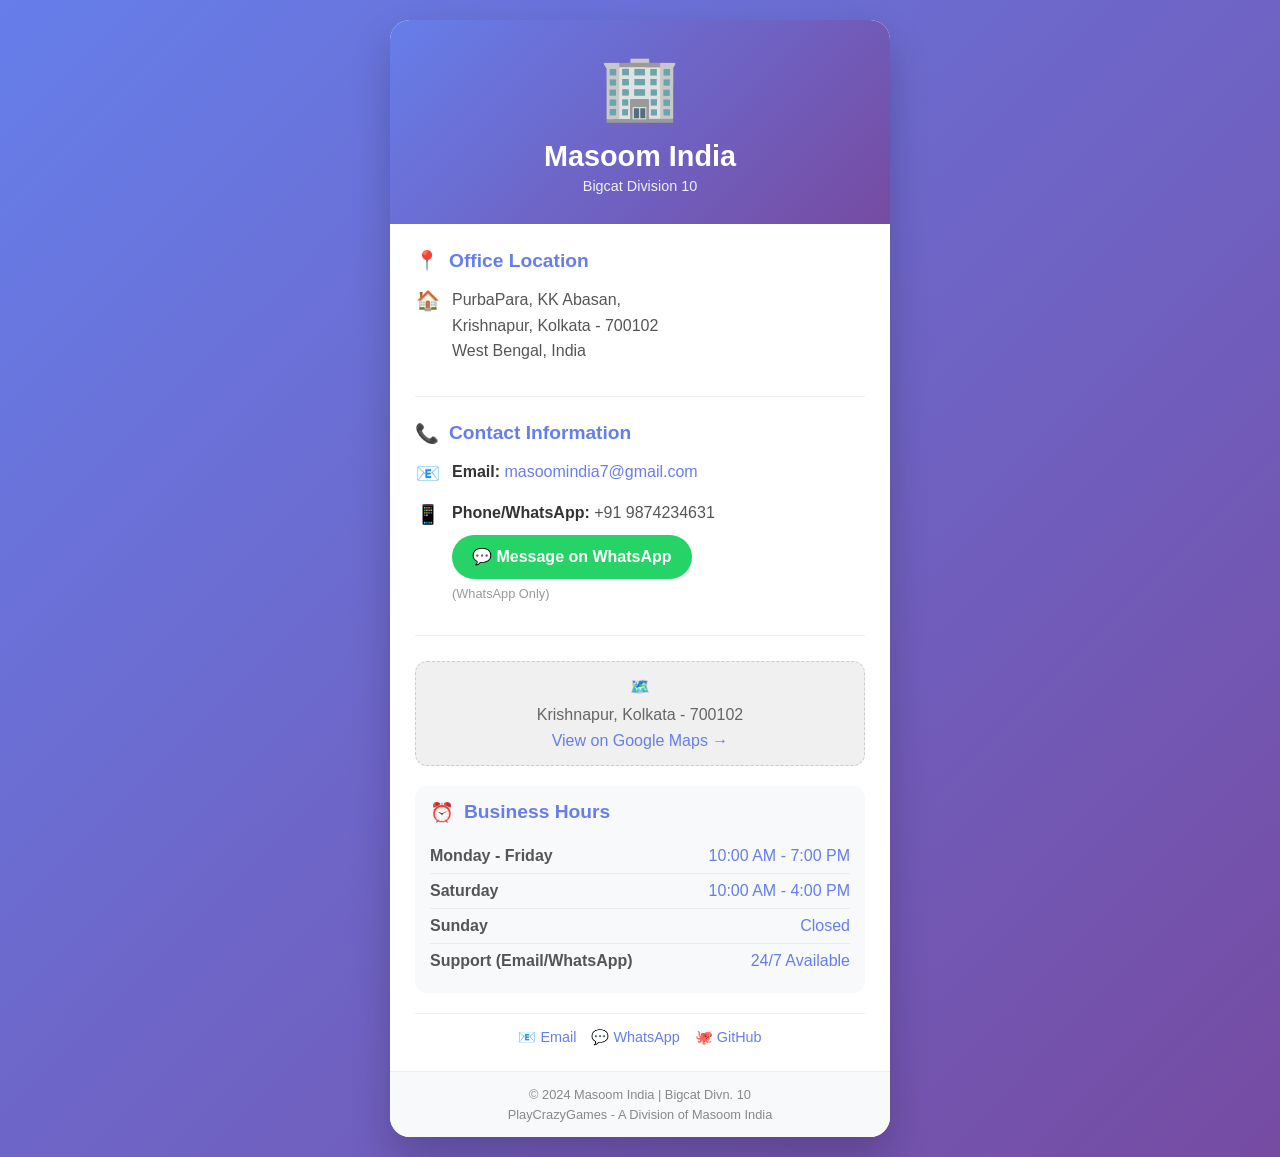
<file: about.html>
<!DOCTYPE html>
<html lang="en">
<head>
    <meta charset="UTF-8">
    <meta name="viewport" content="width=device-width, initial-scale=1.0">
    <title>Company Profile - Masoom India</title>
    <style>
        * {
            margin: 0;
            padding: 0;
            box-sizing: border-box;
        }

        body {
            font-family: 'Segoe UI', Tahoma, Geneva, Verdana, sans-serif;
            background: linear-gradient(135deg, #667eea 0%, #764ba2 100%);
            min-height: 100vh;
            display: flex;
            justify-content: center;
            align-items: center;
            padding: 20px;
        }

        /* Company Profile Card */
        .profile-container {
            max-width: 500px;
            width: 100%;
            margin: 0 auto;
        }

        .company-card {
            background: white;
            border-radius: 20px;
            overflow: hidden;
            box-shadow: 0 20px 40px rgba(0,0,0,0.2);
            transition: transform 0.3s ease;
        }

        .company-card:hover {
            transform: translateY(-5px);
        }

        /* Header Section */
        .card-header {
            background: linear-gradient(135deg, #667eea 0%, #764ba2 100%);
            color: white;
            padding: 30px;
            text-align: center;
        }

        .card-header h1 {
            font-size: 1.8rem;
            margin-bottom: 5px;
        }

        .card-header p {
            opacity: 0.9;
            font-size: 0.9rem;
        }

        /* Logo/Brand Icon */
        .brand-icon {
            font-size: 4rem;
            margin-bottom: 15px;
        }

        /* Content Section */
        .card-content {
            padding: 25px;
        }

        /* Info Section */
        .info-section {
            margin-bottom: 25px;
            border-bottom: 1px solid #eee;
            padding-bottom: 20px;
        }

        .info-title {
            display: flex;
            align-items: center;
            gap: 10px;
            color: #667eea;
            font-size: 1.2rem;
            margin-bottom: 15px;
            font-weight: bold;
        }

        .info-detail {
            display: flex;
            align-items: flex-start;
            gap: 12px;
            margin-bottom: 12px;
            color: #555;
            line-height: 1.5;
        }

        .info-icon {
            font-size: 1.2rem;
            min-width: 25px;
            text-align: center;
        }

        .info-text {
            flex: 1;
        }

        .info-text strong {
            color: #333;
        }

        .address-text {
            font-style: normal;
            line-height: 1.6;
        }

        /* WhatsApp Button */
        .whatsapp-btn {
            display: inline-flex;
            align-items: center;
            gap: 10px;
            background: #25D366;
            color: white;
            padding: 10px 20px;
            border-radius: 50px;
            text-decoration: none;
            margin-top: 10px;
            transition: transform 0.2s, background 0.2s;
            font-weight: bold;
        }

        .whatsapp-btn:hover {
            transform: scale(1.05);
            background: #128C7E;
        }

        /* Map Placeholder */
        .map-placeholder {
            background: #f0f0f0;
            border-radius: 12px;
            padding: 15px;
            text-align: center;
            margin: 20px 0;
            border: 1px dashed #ccc;
        }

        .map-placeholder a {
            color: #667eea;
            text-decoration: none;
        }

        /* Business Hours */
        .hours-section {
            background: #f8f9fa;
            border-radius: 12px;
            padding: 15px;
            margin-top: 15px;
        }

        .hours-row {
            display: flex;
            justify-content: space-between;
            padding: 8px 0;
            border-bottom: 1px solid #e9ecef;
        }

        .hours-row:last-child {
            border-bottom: none;
        }

        .hours-day {
            font-weight: bold;
            color: #555;
        }

        .hours-time {
            color: #667eea;
        }

        /* Social Links */
        .social-links {
            display: flex;
            gap: 15px;
            justify-content: center;
            margin-top: 20px;
            padding-top: 15px;
            border-top: 1px solid #eee;
        }

        .social-link {
            color: #667eea;
            text-decoration: none;
            font-size: 0.9rem;
            transition: opacity 0.2s;
        }

        .social-link:hover {
            opacity: 0.7;
        }

        /* Footer */
        .card-footer {
            background: #f8f9fa;
            padding: 15px;
            text-align: center;
            font-size: 0.8rem;
            color: #888;
            border-top: 1px solid #eee;
        }

        /* Responsive */
        @media (max-width: 480px) {
            .card-header h1 { font-size: 1.4rem; }
            .card-content { padding: 20px; }
            .info-detail { font-size: 0.9rem; }
        }
    </style>
</head>
<body>
    <div class="profile-container">
        <div class="company-card">
            <!-- Header -->
            <div class="card-header">
                <div class="brand-icon">🏢</div>
                <h1>Masoom India</h1>
                <p>Bigcat Division 10</p>
            </div>

            <!-- Content -->
            <div class="card-content">
                <!-- Location Section -->
                <div class="info-section">
                    <div class="info-title">
                        <span>📍</span> Office Location
                    </div>
                    <div class="info-detail">
                        <div class="info-icon">🏠</div>
                        <div class="info-text address-text">
                            PurbaPara, KK Abasan,<br>
                            Krishnapur, Kolkata - 700102<br>
                            West Bengal, India
                        </div>
                    </div>
                </div>

                <!-- Contact Section -->
                <div class="info-section">
                    <div class="info-title">
                        <span>📞</span> Contact Information
                    </div>
                    <div class="info-detail">
                        <div class="info-icon">📧</div>
                        <div class="info-text">
                            <strong>Email:</strong> <a href="mailto:masoomindia7@gmail.com" style="color: #667eea; text-decoration: none;">masoomindia7@gmail.com</a>
                        </div>
                    </div>
                    <div class="info-detail">
                        <div class="info-icon">📱</div>
                        <div class="info-text">
                            <strong>Phone/WhatsApp:</strong> +91 9874234631<br>
                            <a href="https://wa.me/919874234631" target="_blank" class="whatsapp-btn">
                                💬 Message on WhatsApp
                            </a>
                            <span style="display: block; font-size: 0.8rem; color: #999; margin-top: 5px;">(WhatsApp Only)</span>
                        </div>
                    </div>
                </div>

                <!-- Map Location -->
                <div class="map-placeholder">
                    <div style="margin-bottom: 10px;">🗺️</div>
                    <p style="margin-bottom: 8px; color: #666;">Krishnapur, Kolkata - 700102</p>
                    <a href="https://maps.google.com/?q=Krishnapur+Kolkata+700102" target="_blank">View on Google Maps →</a>
                </div>

                <!-- Business Hours -->
                <div class="hours-section">
                    <div class="info-title" style="margin-bottom: 15px;">
                        <span>⏰</span> Business Hours
                    </div>
                    <div class="hours-row">
                        <span class="hours-day">Monday - Friday</span>
                        <span class="hours-time">10:00 AM - 7:00 PM</span>
                    </div>
                    <div class="hours-row">
                        <span class="hours-day">Saturday</span>
                        <span class="hours-time">10:00 AM - 4:00 PM</span>
                    </div>
                    <div class="hours-row">
                        <span class="hours-day">Sunday</span>
                        <span class="hours-time">Closed</span>
                    </div>
                    <div class="hours-row">
                        <span class="hours-day">Support (Email/WhatsApp)</span>
                        <span class="hours-time">24/7 Available</span>
                    </div>
                </div>

                <!-- Social Links -->
                <div class="social-links">
                    <a href="mailto:masoomindia7@gmail.com" class="social-link">📧 Email</a>
                    <a href="https://wa.me/919874234631" target="_blank" class="social-link">💬 WhatsApp</a>
                    <a href="#" class="social-link">🐙 GitHub</a>
                </div>
            </div>

            <!-- Footer -->
            <div class="card-footer">
                <p>© 2024 Masoom India | Bigcat Divn. 10</p>
                <p style="margin-top: 5px;">PlayCrazyGames - A Division of Masoom India</p>
            </div>
        </div>
    </div>
</body>
</html>
</file>
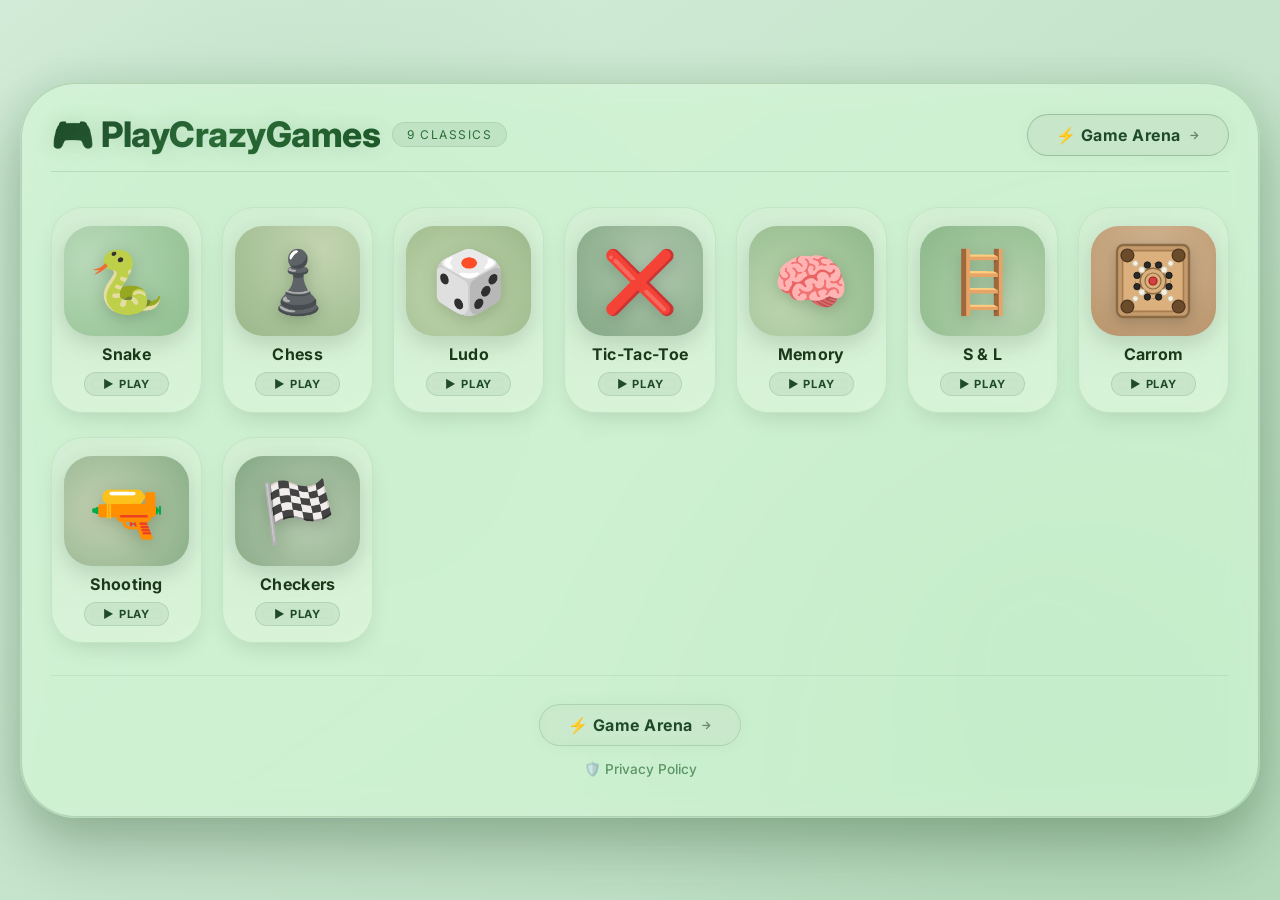
<file: index-main.html>
<!DOCTYPE html>
<html lang="en">
<head>
  <meta charset="UTF-8">
  <meta name="viewport" content="width=device-width, initial-scale=1.0, maximum-scale=1.0, user-scalable=no">
  <meta name="description" content="PlayCrazyGames - cinematic lobby with 9 classic games">
  <title>PlayCrazyGames</title>
  <!-- Google Font for clean modern look -->
  <link rel="preconnect" href="https://fonts.googleapis.com">
  <link rel="preconnect" href="https://fonts.gstatic.com" crossorigin>
  <link href="https://fonts.googleapis.com/css2?family=Inter:opsz,wght@14..32,400;14..32,600;14..32,700;14..32,800&display=swap" rel="stylesheet">
  <style>
    * {
      margin: 0;
      padding: 0;
      box-sizing: border-box;
      -webkit-tap-highlight-color: transparent;
    }

    body {
      font-family: 'Inter', sans-serif;
      background: #d4edda;
      min-height: 100vh;
      display: flex;
      align-items: center;
      justify-content: center;
      padding: 20px;
      background-image:
        radial-gradient(circle at 20% 30%, rgba(60, 130, 70, 0.10) 0%, transparent 35%),
        radial-gradient(circle at 80% 70%, rgba(40, 110, 60, 0.08) 0%, transparent 40%),
        linear-gradient(145deg, #d4edda 0%, #b7dbbd 100%);
    }

    .lobby {
      max-width: 1300px;
      width: 100%;
      background: rgba(220, 245, 220, 0.65);
      backdrop-filter: blur(14px) saturate(180%);
      -webkit-backdrop-filter: blur(14px) saturate(180%);
      border-radius: 56px;
      padding: 30px 30px 40px;
      box-shadow:
        0 30px 60px rgba(0, 30, 0, 0.25),
        0 0 0 1px rgba(40, 100, 50, 0.20) inset,
        0 0 40px rgba(60, 140, 70, 0.10);
      border: 1px solid rgba(40, 100, 50, 0.15);
      transition: all 0.2s ease;
    }

    .cinema-header {
      display: flex;
      flex-wrap: wrap;
      align-items: center;
      justify-content: space-between;
      margin-bottom: 35px;
      padding-bottom: 15px;
      border-bottom: 1px solid rgba(40, 100, 50, 0.15);
    }

    .brand {
      display: flex;
      align-items: center;
      gap: 12px;
    }

    .brand h1 {
      font-weight: 800;
      font-size: 2.2rem;
      letter-spacing: -0.5px;
      background: linear-gradient(135deg, #1f4a2a, #2d6e3a, #1f5a2a);
      -webkit-background-clip: text;
      background-clip: text;
      color: transparent;
      text-shadow: 0 0 20px rgba(30, 80, 40, 0.15);
    }

    .brand .sub {
      font-weight: 400;
      font-size: 0.75rem;
      color: #2d6e3a;
      letter-spacing: 1.5px;
      text-transform: uppercase;
      background: rgba(30, 80, 40, 0.08);
      padding: 4px 14px;
      border-radius: 40px;
      border: 1px solid rgba(30, 80, 40, 0.10);
    }

    .game-arena-link {
      background: rgba(30, 80, 40, 0.08);
      border: 1px solid rgba(30, 80, 40, 0.25);
      padding: 10px 28px;
      border-radius: 60px;
      font-weight: 700;
      font-size: 1rem;
      color: #1f4a2a;
      text-decoration: none;
      letter-spacing: 0.5px;
      backdrop-filter: blur(4px);
      transition: all 0.25s ease;
      box-shadow: 0 0 15px rgba(30, 80, 40, 0.05);
      display: inline-flex;
      align-items: center;
      gap: 8px;
    }

    .game-arena-link:hover {
      background: rgba(30, 80, 40, 0.15);
      border-color: #2d6e3a;
      color: #0f2a18;
      box-shadow: 0 0 30px rgba(30, 80, 40, 0.10);
      transform: scale(1.02);
    }

    .game-arena-link:active {
      transform: scale(0.96);
    }

    .games-grid {
      display: grid;
      grid-template-columns: repeat(auto-fill, minmax(150px, 1fr));
      gap: 24px 20px;
    }

    .game-card {
      background: rgba(220, 245, 220, 0.5);
      backdrop-filter: blur(4px);
      -webkit-backdrop-filter: blur(4px);
      border-radius: 32px;
      padding: 18px 12px 16px;
      text-align: center;
      border: 1px solid rgba(30, 80, 40, 0.10);
      box-shadow: 0 10px 25px -8px rgba(0, 30, 0, 0.15);
      transition: all 0.25s cubic-bezier(0.2, 0.9, 0.4, 1);
      cursor: pointer;
      position: relative;
      overflow: hidden;
    }

    .game-card::before {
      content: '';
      position: absolute;
      top: -50%;
      left: -50%;
      width: 200%;
      height: 200%;
      background: radial-gradient(circle at 30% 20%, rgba(30, 80, 40, 0.04), transparent 70%);
      pointer-events: none;
    }

    .game-card:active {
      transform: scale(0.94);
      background: rgba(180, 220, 180, 0.6);
      border-color: rgba(30, 80, 40, 0.3);
      box-shadow: 0 5px 15px rgba(0,0,0,0.08);
    }

    .game-logo {
      height: 110px;
      display: flex;
      align-items: center;
      justify-content: center;
      font-size: 3.8rem;
      filter: drop-shadow(0 8px 12px rgba(0, 30, 0, 0.15));
      background: radial-gradient(circle at 30% 30%, rgba(30, 80, 40, 0.06), transparent 70%);
      border-radius: 28px;
      margin-bottom: 8px;
      transition: transform 0.2s;
      position: relative;
    }

    /* each game gets a unique green-tinted gradient */
    .game-card[data-game="snake"] .game-logo { background: radial-gradient(circle at 20% 30%, #b8d9b8, #8fbf8f); }
    .game-card[data-game="chess"] .game-logo { background: radial-gradient(circle at 70% 20%, #c2d4b0, #9ab88a); }
    .game-card[data-game="ludo"] .game-logo { background: radial-gradient(circle at 40% 60%, #c4d9b0, #9bb88a); }
    .game-card[data-game="tictactoe"] .game-logo { background: radial-gradient(circle at 60% 40%, #b0c9b0, #84a884); }
    .game-card[data-game="memory"] .game-logo { background: radial-gradient(circle at 30% 70%, #bdd6b0, #8fb88a); }
    .game-card[data-game="snakesladders"] .game-logo { background: radial-gradient(circle at 70% 70%, #b8d4b0, #8bb88a); }
    /* Carrom gets a special warm wood tone */
    .game-card[data-game="carrom"] .game-logo { background: radial-gradient(circle at 50% 30%, #d4b896, #b8946a); }
    .game-card[data-game="gunshooting"] .game-logo { background: radial-gradient(circle at 30% 50%, #c2d0b0, #8ab08a); }
    .game-card[data-game="checkers"] .game-logo { background: radial-gradient(circle at 60% 60%, #b8ccb0, #84a884); }

    .game-logo span {
      filter: drop-shadow(0 4px 8px rgba(0, 20, 0, 0.20));
      transform: scale(1);
      transition: transform 0.2s;
    }
    .game-card:active .game-logo span {
      transform: scale(0.9);
    }

    /* Carrom custom SVG board image */
    .carrom-board-svg {
      width: 80px;
      height: 80px;
      display: block;
      filter: drop-shadow(0 4px 8px rgba(0,0,0,0.2));
    }

    .game-card h3 {
      font-weight: 700;
      font-size: 1rem;
      color: #1a3a1a;
      letter-spacing: 0.3px;
      margin: 5px 0 4px;
      text-shadow: 0 1px 4px rgba(255, 255, 255, 0.2);
    }

    .game-card .play-badge {
      display: inline-block;
      background: rgba(30, 80, 40, 0.08);
      border: 1px solid rgba(30, 80, 40, 0.12);
      padding: 4px 18px;
      border-radius: 40px;
      font-size: 0.7rem;
      font-weight: 700;
      color: #1f4a2a;
      letter-spacing: 0.8px;
      text-transform: uppercase;
      backdrop-filter: blur(4px);
      transition: all 0.2s;
      margin-top: 4px;
    }

    .game-card:active .play-badge {
      background: rgba(30, 80, 40, 0.15);
      border-color: #2d6e3a;
      color: #0f2a18;
    }

    .footer-links {
      margin-top: 32px;
      text-align: center;
      border-top: 1px solid rgba(30, 80, 40, 0.08);
      padding-top: 28px;
      display: flex;
      flex-direction: column;
      align-items: center;
      gap: 15px;
    }

    .footer-links .game-arena-link {
      background: rgba(30, 80, 40, 0.06);
      border-color: rgba(30, 80, 40, 0.15);
    }

    .privacy-link {
      color: #2d6e3a;
      text-decoration: none;
      font-size: 0.85rem;
      font-weight: 500;
      opacity: 0.7;
      transition: opacity 0.2s;
    }

    .privacy-link:hover {
      opacity: 1;
    }

    @media (max-width: 600px) {
      .lobby { padding: 20px 16px 30px; border-radius: 36px; }
      .brand h1 { font-size: 1.6rem; }
      .game-arena-link { padding: 8px 18px; font-size: 0.85rem; }
      .games-grid { gap: 16px; }
      .game-logo { height: 90px; font-size: 3rem; }
      .carrom-board-svg { width: 65px; height: 65px; }
    }

    @media (max-width: 420px) {
      .cinema-header { flex-direction: column; align-items: flex-start; gap: 12px; }
      .game-arena-link { align-self: flex-start; }
    }

    .game-card {
      animation: cardFade 0.6s ease backwards;
    }
    .game-card:nth-child(1) { animation-delay: 0.02s; }
    .game-card:nth-child(2) { animation-delay: 0.06s; }
    .game-card:nth-child(3) { animation-delay: 0.10s; }
    .game-card:nth-child(4) { animation-delay: 0.14s; }
    .game-card:nth-child(5) { animation-delay: 0.18s; }
    .game-card:nth-child(6) { animation-delay: 0.22s; }
    .game-card:nth-child(7) { animation-delay: 0.26s; }
    .game-card:nth-child(8) { animation-delay: 0.30s; }
    .game-card:nth-child(9) { animation-delay: 0.34s; }

    @keyframes cardFade {
      0% { opacity: 0; transform: translateY(18px) scale(0.96); }
      100% { opacity: 1; transform: translateY(0) scale(1); }
    }

    .interstitial-overlay {
      display: none;
      position: fixed;
      inset: 0;
      background: rgba(180, 215, 180, 0.75);
      backdrop-filter: blur(20px);
      -webkit-backdrop-filter: blur(20px);
      z-index: 9999;
      align-items: center;
      justify-content: center;
      flex-direction: column;
      gap: 20px;
      padding: 30px;
    }
    .interstitial-overlay.active {
      display: flex;
    }
    .interstitial-box {
      background: rgba(220, 245, 220, 0.9);
      border: 1px solid rgba(30, 80, 40, 0.15);
      border-radius: 60px;
      padding: 40px 40px 30px;
      max-width: 380px;
      width: 100%;
      text-align: center;
      box-shadow: 0 40px 80px rgba(0, 30, 0, 0.20);
      backdrop-filter: blur(10px);
    }
    .interstitial-box h2 {
      color: #1f4a2a;
      font-weight: 700;
      font-size: 1.6rem;
      margin-bottom: 6px;
    }
    .interstitial-box p {
      color: #2d6e3a;
      font-size: 0.9rem;
      margin-bottom: 20px;
      opacity: 0.8;
    }
    .interstitial-box .ad-unit-id {
      background: rgba(30, 80, 40, 0.04);
      border-radius: 60px;
      padding: 12px 16px;
      font-size: 0.65rem;
      color: #2d6e3a;
      border: 1px dashed rgba(30, 80, 40, 0.10);
      margin-bottom: 20px;
      word-break: break-all;
      opacity: 0.6;
    }
    .interstitial-btn {
      background: rgba(30, 80, 40, 0.08);
      border: 1px solid #2d6e3a;
      color: #1f4a2a;
      padding: 14px 28px;
      border-radius: 60px;
      font-weight: 700;
      font-size: 1rem;
      cursor: pointer;
      transition: all 0.2s;
      width: 100%;
      backdrop-filter: blur(4px);
    }
    .interstitial-btn:active {
      transform: scale(0.94);
      background: rgba(30, 80, 40, 0.15);
    }
  </style>
</head>
<body>

  <div class="lobby" role="main">

    <div class="cinema-header">
      <div class="brand">
        <h1>🎮 PlayCrazyGames</h1>
        <span class="sub">9 classics</span>
      </div>
      <a href="#" class="game-arena-link" id="gameArenaLinkTop">
        ⚡ Game Arena
        <span style="font-size:0.7rem; opacity:0.6;">→</span>
      </a>
    </div>

    <div class="games-grid">
      <div class="game-card" data-game="snake" data-name="snake">
        <div class="game-logo"><span>🐍</span></div>
        <h3>Snake</h3>
        <div class="play-badge">▶ play</div>
      </div>
      <div class="game-card" data-game="chess" data-name="chess">
        <div class="game-logo"><span>♟️</span></div>
        <h3>Chess</h3>
        <div class="play-badge">▶ play</div>
      </div>
      <div class="game-card" data-game="ludo" data-name="ludo">
        <div class="game-logo"><span>🎲</span></div>
        <h3>Ludo</h3>
        <div class="play-badge">▶ play</div>
      </div>
      <div class="game-card" data-game="tictactoe" data-name="tic tac toe">
        <div class="game-logo"><span>❌</span></div>
        <h3>Tic-Tac-Toe</h3>
        <div class="play-badge">▶ play</div>
      </div>
      <div class="game-card" data-game="memory" data-name="memory match">
        <div class="game-logo"><span>🧠</span></div>
        <h3>Memory</h3>
        <div class="play-badge">▶ play</div>
      </div>
      <div class="game-card" data-game="snakesladders" data-name="snakes ladders">
        <div class="game-logo"><span>🪜</span></div>
        <h3>S &amp; L</h3>
        <div class="play-badge">▶ play</div>
      </div>
      <!-- Carrom with custom designed board image -->
      <div class="game-card" data-game="carrom" data-name="carrom">
        <div class="game-logo">
          <svg class="carrom-board-svg" viewBox="0 0 100 100" xmlns="http://www.w3.org/2000/svg">
            <!-- Board base -->
            <rect x="5" y="5" width="90" height="90" rx="8" fill="#c49a6c" stroke="#8b6b43" stroke-width="3"/>
            <!-- Inner border -->
            <rect x="12" y="12" width="76" height="76" rx="6" fill="#dbb07c" stroke="#a87d50" stroke-width="2"/>
            <!-- Corner pockets -->
            <circle cx="18" cy="18" r="8" fill="#6b4c2a" stroke="#4d3420" stroke-width="1.5"/>
            <circle cx="82" cy="18" r="8" fill="#6b4c2a" stroke="#4d3420" stroke-width="1.5"/>
            <circle cx="18" cy="82" r="8" fill="#6b4c2a" stroke="#4d3420" stroke-width="1.5"/>
            <circle cx="82" cy="82" r="8" fill="#6b4c2a" stroke="#4d3420" stroke-width="1.5"/>
            <!-- Center circle -->
            <circle cx="50" cy="50" r="16" fill="none" stroke="#8b6b43" stroke-width="2"/>
            <circle cx="50" cy="50" r="10" fill="none" stroke="#8b6b43" stroke-width="1.5"/>
            <!-- Center star / base -->
            <circle cx="50" cy="50" r="4" fill="#8b6b43"/>
            <!-- Outer ring dashed -->
            <circle cx="50" cy="50" r="22" fill="none" stroke="#a87d50" stroke-width="1" stroke-dasharray="4 4"/>
            <!-- Queen (red disk) -->
            <circle cx="50" cy="50" r="5" fill="#d43f3f" stroke="#a02020" stroke-width="1.5"/>
            <!-- White disks (men) -->
            <circle cx="36" cy="36" r="4" fill="#f5f0e0" stroke="#c0b8a0" stroke-width="1"/>
            <circle cx="64" cy="36" r="4" fill="#f5f0e0" stroke="#c0b8a0" stroke-width="1"/>
            <circle cx="36" cy="64" r="4" fill="#f5f0e0" stroke="#c0b8a0" stroke-width="1"/>
            <circle cx="64" cy="64" r="4" fill="#f5f0e0" stroke="#c0b8a0" stroke-width="1"/>
            <!-- Black disks -->
            <circle cx="43" cy="30" r="4" fill="#2a2a2a" stroke="#111" stroke-width="1"/>
            <circle cx="57" cy="30" r="4" fill="#2a2a2a" stroke="#111" stroke-width="1"/>
            <circle cx="30" cy="43" r="4" fill="#2a2a2a" stroke="#111" stroke-width="1"/>
            <circle cx="70" cy="43" r="4" fill="#2a2a2a" stroke="#111" stroke-width="1"/>
            <circle cx="30" cy="57" r="4" fill="#2a2a2a" stroke="#111" stroke-width="1"/>
            <circle cx="70" cy="57" r="4" fill="#2a2a2a" stroke="#111" stroke-width="1"/>
            <circle cx="43" cy="70" r="4" fill="#2a2a2a" stroke="#111" stroke-width="1"/>
            <circle cx="57" cy="70" r="4" fill="#2a2a2a" stroke="#111" stroke-width="1"/>
            <!-- Extra white men near corners -->
            <circle cx="28" cy="28" r="3.5" fill="#f5f0e0" stroke="#c0b8a0" stroke-width="1"/>
            <circle cx="72" cy="28" r="3.5" fill="#f5f0e0" stroke="#c0b8a0" stroke-width="1"/>
            <circle cx="28" cy="72" r="3.5" fill="#f5f0e0" stroke="#c0b8a0" stroke-width="1"/>
            <circle cx="72" cy="72" r="3.5" fill="#f5f0e0" stroke="#c0b8a0" stroke-width="1"/>
          </svg>
        </div>
        <h3>Carrom</h3>
        <div class="play-badge">▶ play</div>
      </div>
      <div class="game-card" data-game="gunshooting" data-name="gun shooting">
        <div class="game-logo"><span>🔫</span></div>
        <h3>Shooting</h3>
        <div class="play-badge">▶ play</div>
      </div>
      <div class="game-card" data-game="checkers" data-name="checkers">
        <div class="game-logo"><span>🏁</span></div>
        <h3>Checkers</h3>
        <div class="play-badge">▶ play</div>
      </div>
    </div>

    <div class="footer-links">
      <a href="#" class="game-arena-link" id="gameArenaLinkBottom">
        ⚡ Game Arena
        <span style="font-size:0.7rem; opacity:0.6;">→</span>
      </a>
      <a href="privacy-policy.html" class="privacy-link">🛡️ Privacy Policy</a>
    </div>

  </div>

  <!-- INTERSTITIAL OVERLAY -->
  <div class="interstitial-overlay" id="interstitialOverlay">
    <div class="interstitial-box">
      <h2>🎮 PlayCrazyGames</h2>
      <p>continue to the game lobby</p>
      <div class="ad-unit-id">ca-app-pub-9770610643444805/1219419760</div>
      <button class="interstitial-btn" id="interstitialContinueBtn">⚡ Continue to Arena</button>
    </div>
  </div>

  <script>
    (function() {
      "use strict";

      const gameUrls = {
        snake: 'snake-game/index.html',
        chess: 'chess-game/index.html',
        ludo: 'ludo-game/index.html',
        tictactoe: 'tic-tac-toe/index.html',
        memory: 'memory-match/index.html',
        snakesladders: 'snakes-ladders/index.html',
        carrom: 'carrom-game/index.html',
        gunshooting: 'gun-shooting/index.html',
        checkers: 'checkers-game/index.html'
      };

      const topLink = document.getElementById('gameArenaLinkTop');
      const bottomLink = document.getElementById('gameArenaLinkBottom');
      const overlay = document.getElementById('interstitialOverlay');
      const continueBtn = document.getElementById('interstitialContinueBtn');

      let pendingDestination = null;

      function showInterstitial(destination) {
        if (typeof Android !== 'undefined' && Android.showInterstitialAd) {
          Android.showInterstitialAd(destination);
        } else {
          window.location.href = destination;
        }
      }

      function dismissInterstitialAndNavigate() {
        if (!pendingDestination) return;
        overlay.classList.remove('active');
        setTimeout(function() {
          window.location.href = pendingDestination;
        }, 120);
      }

      function handleArenaLink(e) {
        e.preventDefault();
        showInterstitial('index.html');
      }

      topLink.addEventListener('click', handleArenaLink);
      bottomLink.addEventListener('click', handleArenaLink);

      continueBtn.addEventListener('click', function(e) {
        e.preventDefault();
        dismissInterstitialAndNavigate();
      });

      document.querySelectorAll('.game-card').forEach(function(card) {
        const gameKey = card.dataset.game;
        if (!gameKey || !gameUrls[gameKey]) return;

        const handler = function(e) {
          e.preventDefault();
          if (typeof Android !== 'undefined' && Android.vibrate) {
            Android.vibrate(15);
          }
          const destination = gameUrls[gameKey];
          if (typeof Android !== 'undefined' && Android.showInterstitialAd) {
            Android.showInterstitialAd(destination);
          } else {
            window.location.href = destination;
          }
        };

        card.addEventListener('click', handler);
        card.addEventListener('touchstart', function(e) {
          e.preventDefault();
          handler(e);
        }, { passive: false });
      });

      window.openShop = function() {
        if (typeof Android !== 'undefined' && Android.openShop) {
          Android.openShop();
        } else {
          window.location.href = 'shop.html';
        }
      };

      console.log('🎮 PlayCrazyGames lobby ready. Ad unit: ca-app-pub-9770610643444805/1219419760');
    })();
  </script>

</body>
</html>
</file>
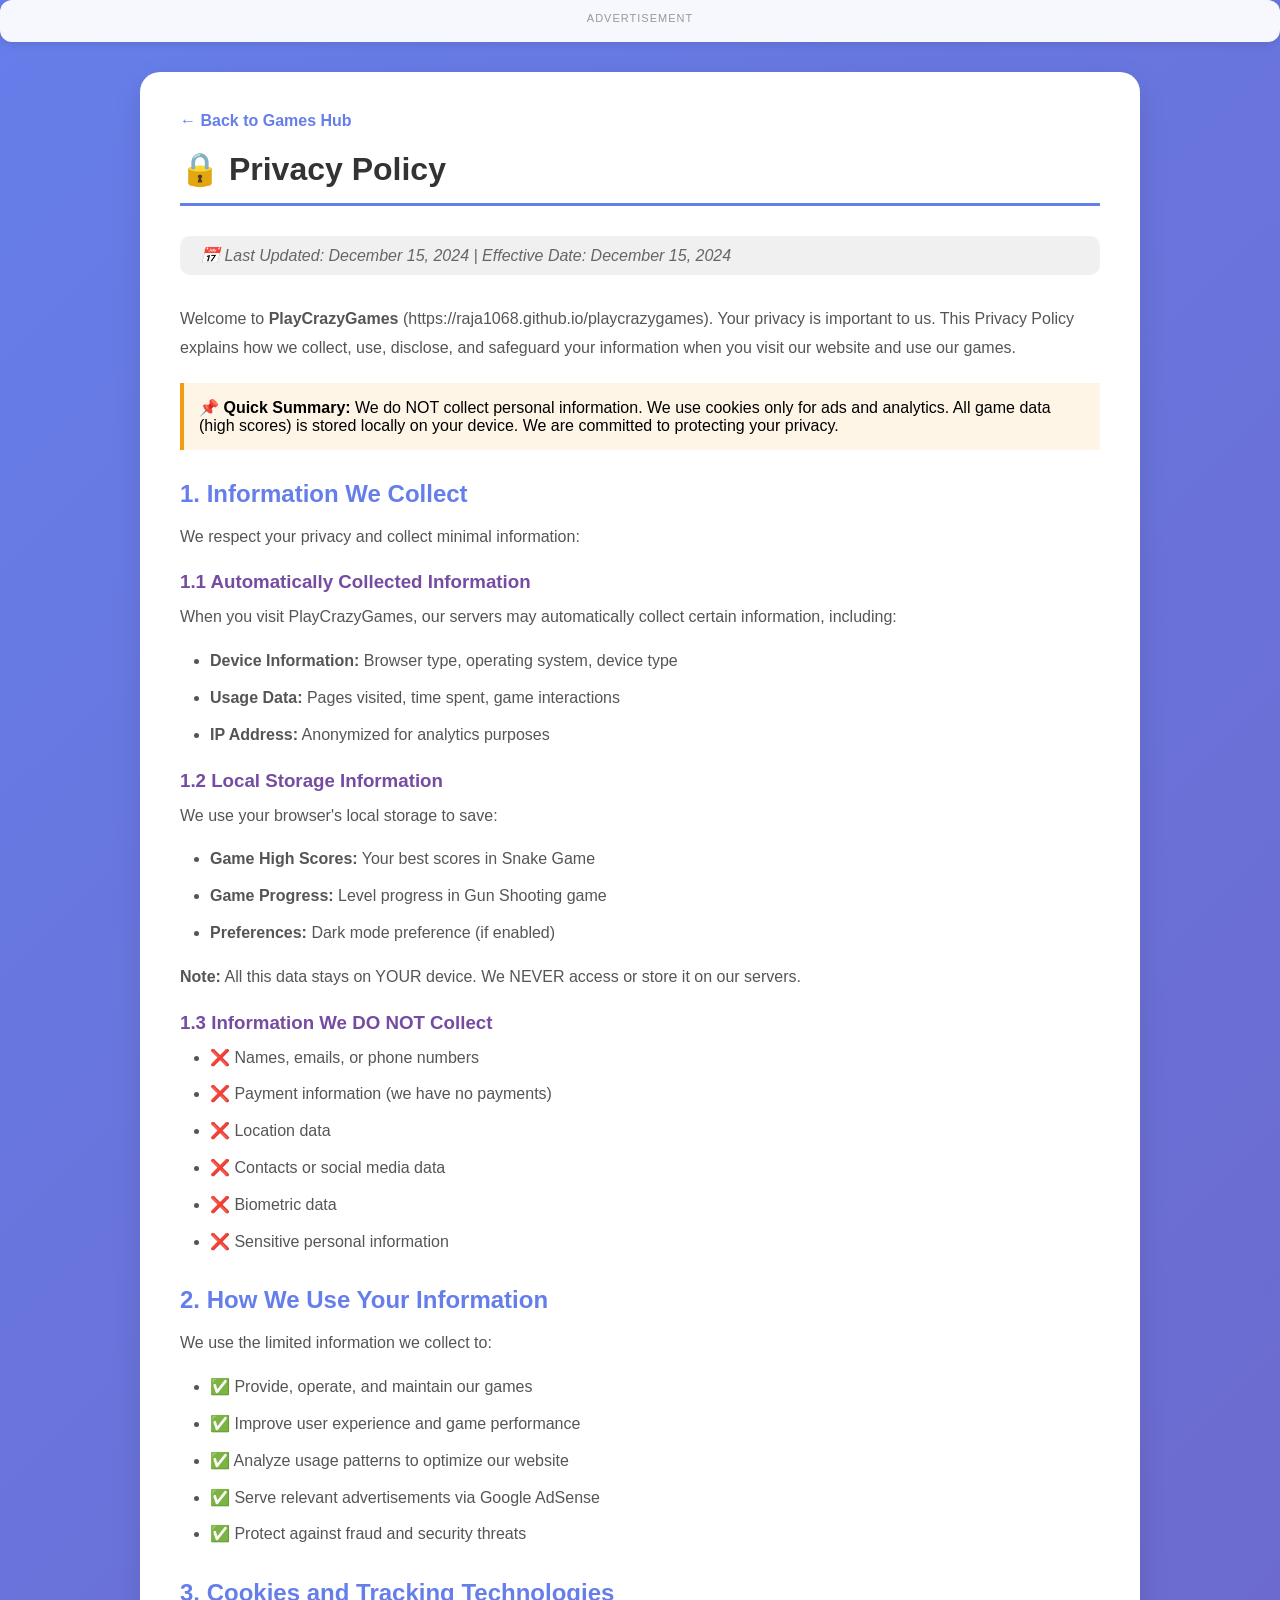
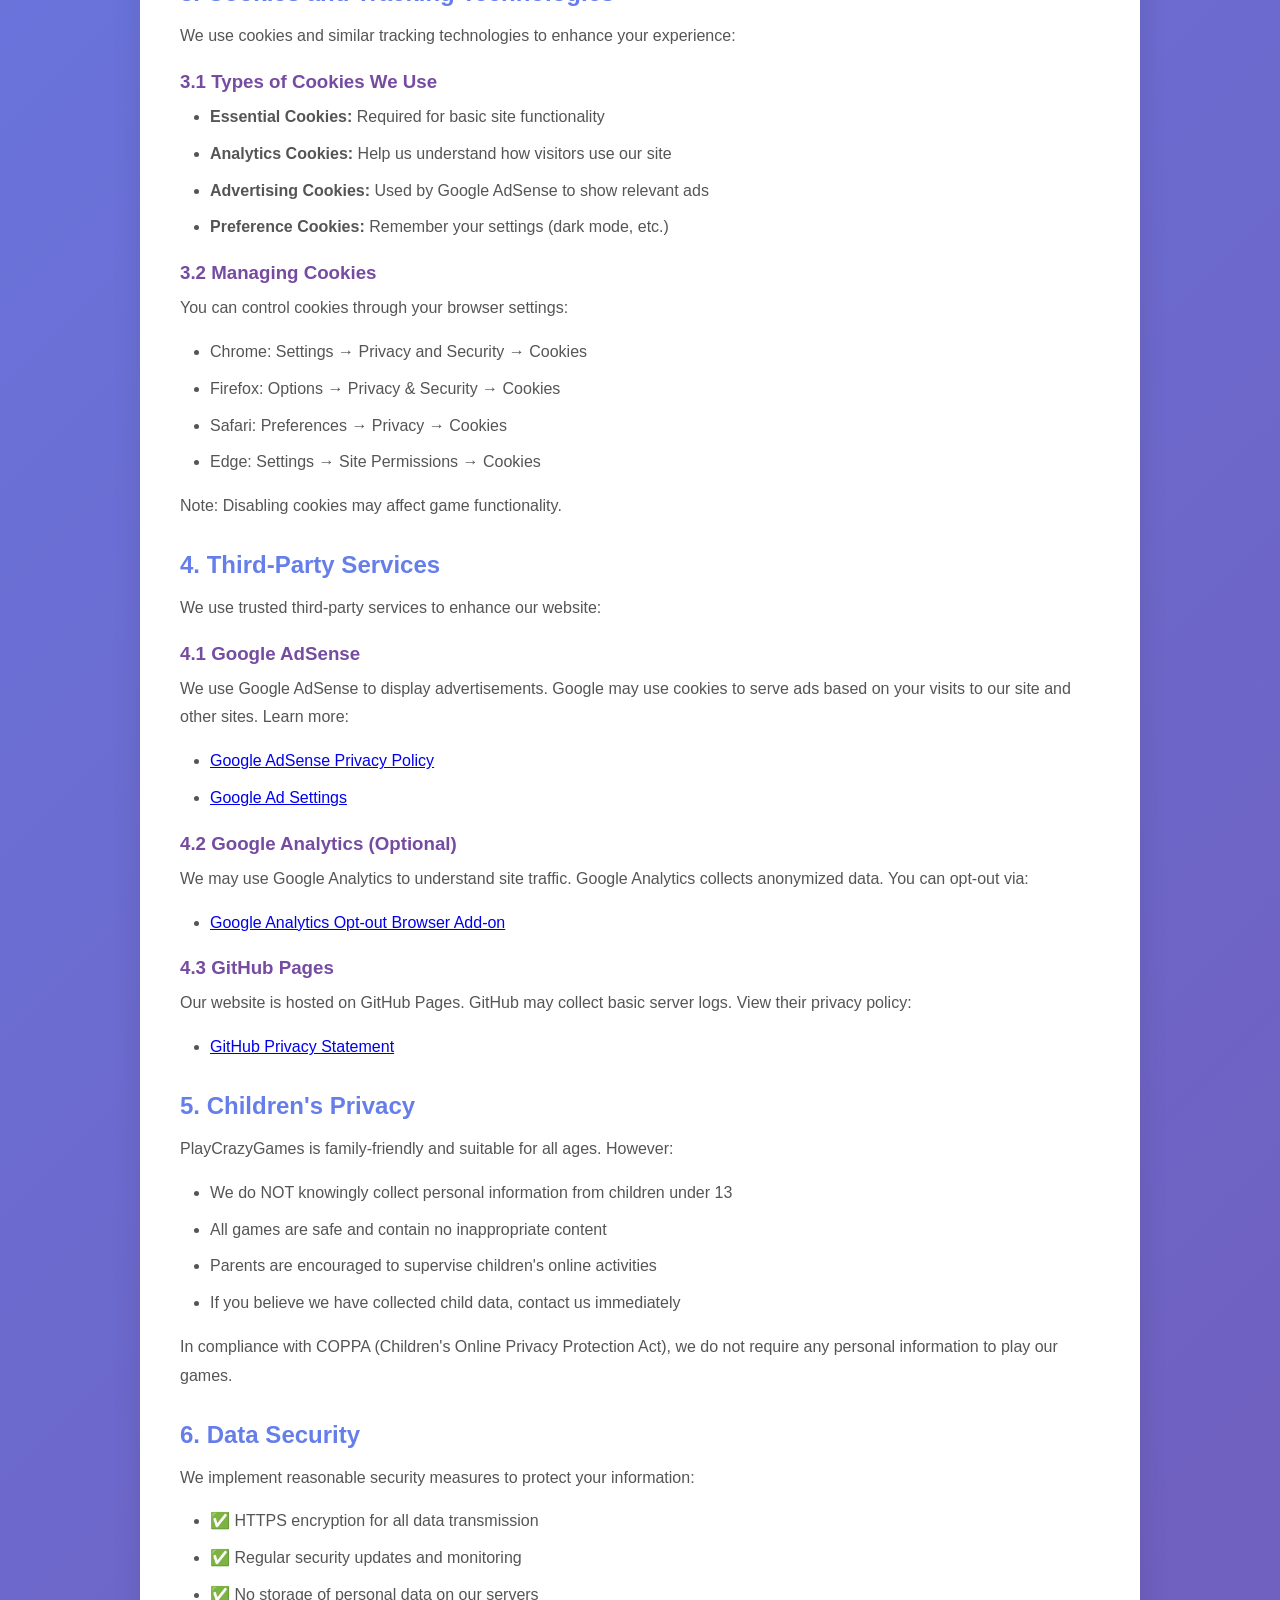
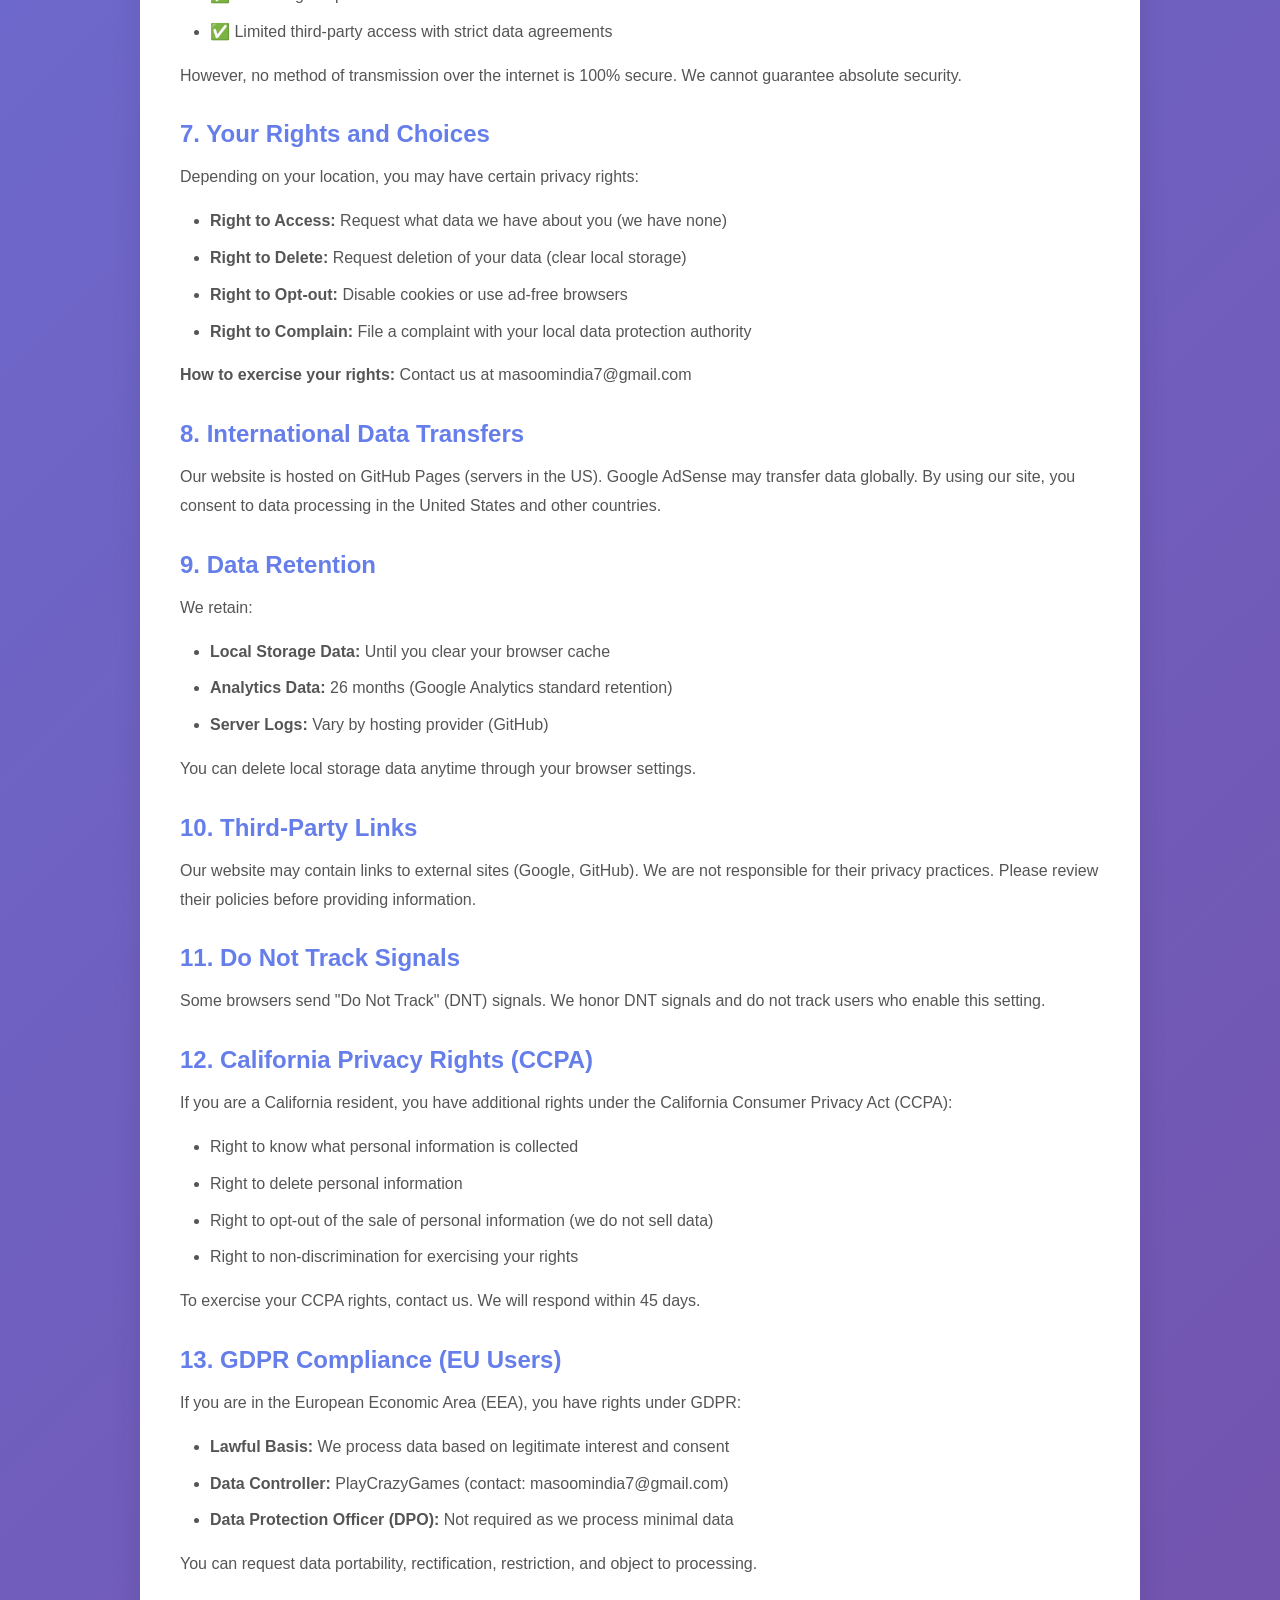
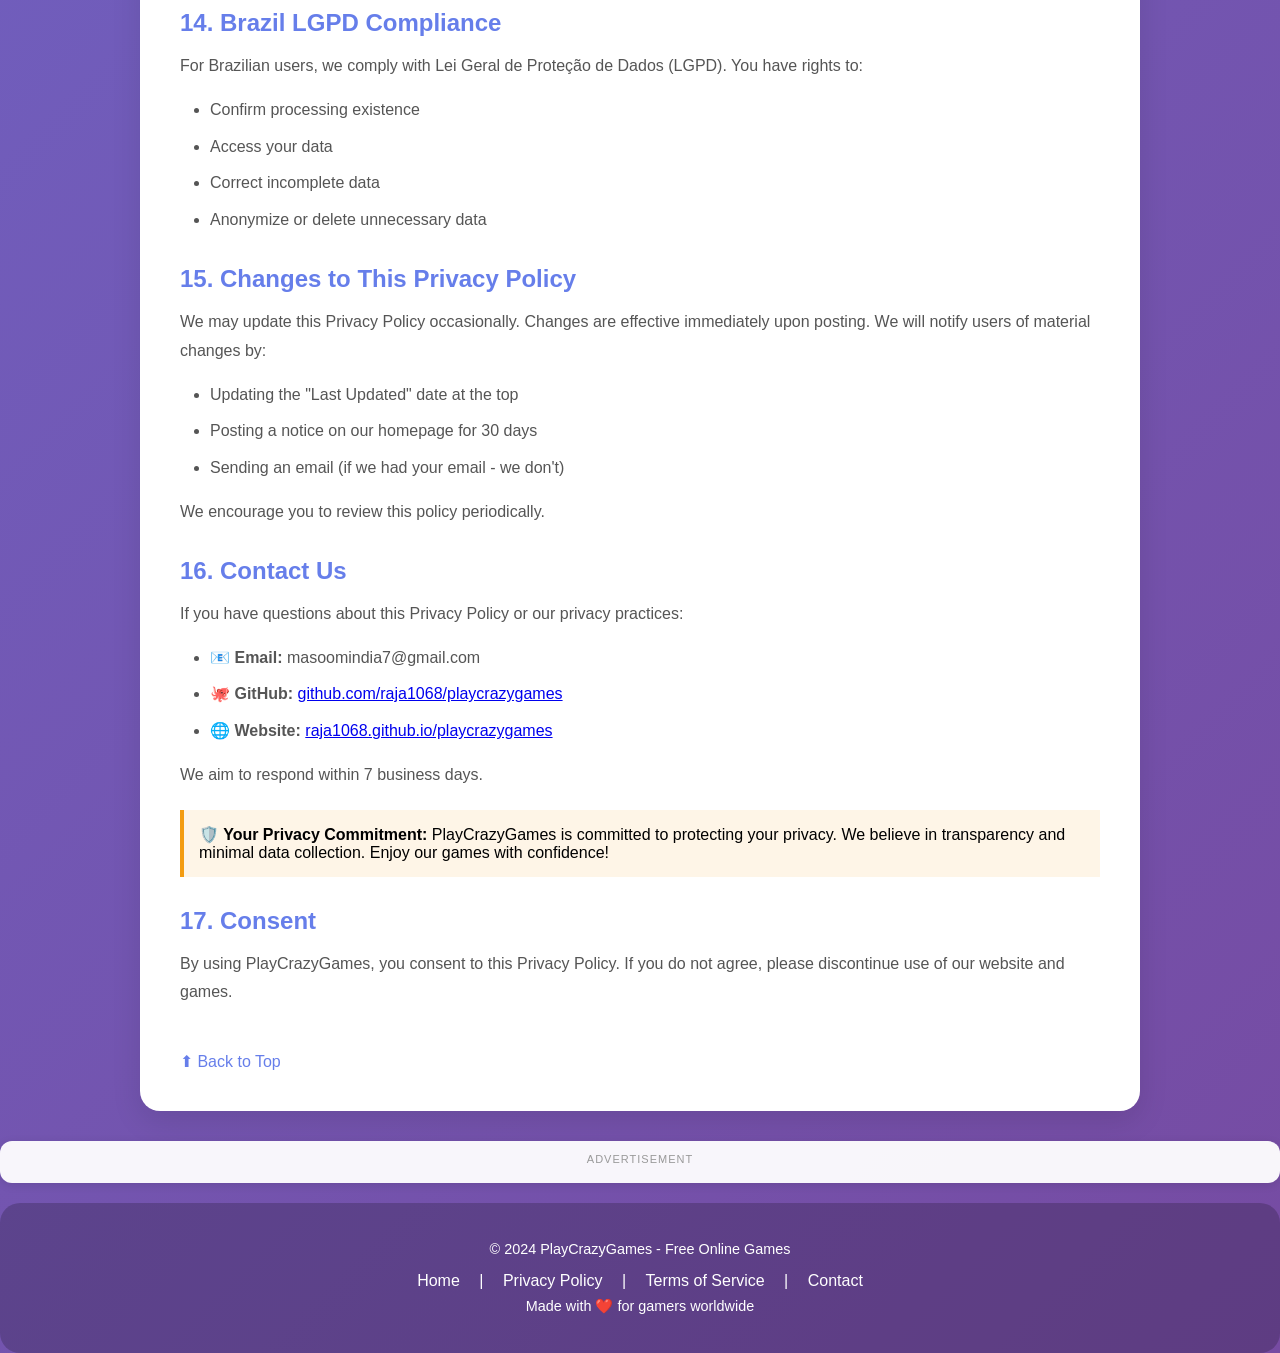
<file: privacy-policy.html>
<!DOCTYPE html>
<html lang="en">
<head>
    <meta charset="UTF-8">
    <meta name="viewport" content="width=device-width, initial-scale=1.0">
    <meta name="description" content="Privacy Policy for PlayCrazyGames - Learn how we protect your data and privacy">
    <meta name="keywords" content="privacy policy, data protection, PlayCrazyGames">
    <title>Privacy Policy - PlayCrazyGames</title>
    <link rel="stylesheet" href="style.css">
    <link rel="canonical" href="https://raja1068.github.io/playcrazygames/privacy-policy.html">
    
    <!-- Google AdSense -->
    <script async src="https://pagead2.googlesyndication.com/pagead/js/adsbygoogle.js?client=ca-pub-9770610643444805" crossorigin="anonymous"></script>
    
    <style>
        .privacy-container {
            max-width: 1000px;
            margin: 0 auto;
            background: white;
            border-radius: 20px;
            padding: 40px;
            box-shadow: 0 10px 30px rgba(0,0,0,0.1);
        }
        
        .privacy-container h1 {
            color: #333;
            border-bottom: 3px solid #667eea;
            padding-bottom: 15px;
            margin-bottom: 30px;
        }
        
        .privacy-container h2 {
            color: #667eea;
            margin-top: 30px;
            margin-bottom: 15px;
        }
        
        .privacy-container h3 {
            color: #764ba2;
            margin-top: 20px;
            margin-bottom: 10px;
        }
        
        .privacy-container p {
            color: #555;
            line-height: 1.8;
            margin-bottom: 15px;
        }
        
        .privacy-container ul, .privacy-container ol {
            color: #555;
            line-height: 1.8;
            margin-bottom: 15px;
            margin-left: 30px;
        }
        
        .privacy-container li {
            margin-bottom: 8px;
        }
        
        .privacy-container .last-updated {
            background: #f0f0f0;
            padding: 10px 20px;
            border-radius: 10px;
            margin-bottom: 30px;
            color: #666;
            font-style: italic;
        }
        
        .privacy-container .highlight {
            background: #fef5e7;
            padding: 15px;
            border-left: 4px solid #f39c12;
            margin: 20px 0;
        }
        
        .privacy-container .back-to-top {
            display: inline-block;
            margin-top: 30px;
            color: #667eea;
            text-decoration: none;
        }
        
        .back-home {
            display: inline-block;
            margin-bottom: 20px;
            color: #667eea;
            text-decoration: none;
            font-weight: bold;
        }
        
        @media (max-width: 768px) {
            .privacy-container {
                padding: 20px;
            }
        }
    </style>
</head>
<body>
    <!-- Top Ad Banner -->
    <div class="ad-container ad-top">
        <div class="ad-label">Advertisement</div>
        <ins class="adsbygoogle"
            style="display:block"
            data-ad-client="ca-pub-9770610643444805"
            data-ad-slot="4587389292"
            data-ad-format="auto"
            data-full-width-responsive="true"></ins>
        <script>(adsbygoogle = window.adsbygoogle || []).push({});</script>
    </div>

    <div class="container">
        <div class="privacy-container">
            <a href="index.html" class="back-home">← Back to Games Hub</a>
            
            <h1>🔒 Privacy Policy</h1>
            
            <div class="last-updated">
                📅 Last Updated: December 15, 2024 | Effective Date: December 15, 2024
            </div>
            
            <p>Welcome to <strong>PlayCrazyGames</strong> (https://raja1068.github.io/playcrazygames). Your privacy is important to us. This Privacy Policy explains how we collect, use, disclose, and safeguard your information when you visit our website and use our games.</p>
            
            <div class="highlight">
                <strong>📌 Quick Summary:</strong> We do NOT collect personal information. We use cookies only for ads and analytics. All game data (high scores) is stored locally on your device. We are committed to protecting your privacy.
            </div>
            
            <h2>1. Information We Collect</h2>
            <p>We respect your privacy and collect minimal information:</p>
            
            <h3>1.1 Automatically Collected Information</h3>
            <p>When you visit PlayCrazyGames, our servers may automatically collect certain information, including:</p>
            <ul>
                <li><strong>Device Information:</strong> Browser type, operating system, device type</li>
                <li><strong>Usage Data:</strong> Pages visited, time spent, game interactions</li>
                <li><strong>IP Address:</strong> Anonymized for analytics purposes</li>
            </ul>
            
            <h3>1.2 Local Storage Information</h3>
            <p>We use your browser's local storage to save:</p>
            <ul>
                <li><strong>Game High Scores:</strong> Your best scores in Snake Game</li>
                <li><strong>Game Progress:</strong> Level progress in Gun Shooting game</li>
                <li><strong>Preferences:</strong> Dark mode preference (if enabled)</li>
            </ul>
            <p><strong>Note:</strong> All this data stays on YOUR device. We NEVER access or store it on our servers.</p>
            
            <h3>1.3 Information We DO NOT Collect</h3>
            <ul>
                <li>❌ Names, emails, or phone numbers</li>
                <li>❌ Payment information (we have no payments)</li>
                <li>❌ Location data</li>
                <li>❌ Contacts or social media data</li>
                <li>❌ Biometric data</li>
                <li>❌ Sensitive personal information</li>
            </ul>
            
            <h2>2. How We Use Your Information</h2>
            <p>We use the limited information we collect to:</p>
            <ul>
                <li>✅ Provide, operate, and maintain our games</li>
                <li>✅ Improve user experience and game performance</li>
                <li>✅ Analyze usage patterns to optimize our website</li>
                <li>✅ Serve relevant advertisements via Google AdSense</li>
                <li>✅ Protect against fraud and security threats</li>
            </ul>
            
            <h2>3. Cookies and Tracking Technologies</h2>
            <p>We use cookies and similar tracking technologies to enhance your experience:</p>
            
            <h3>3.1 Types of Cookies We Use</h3>
            <ul>
                <li><strong>Essential Cookies:</strong> Required for basic site functionality</li>
                <li><strong>Analytics Cookies:</strong> Help us understand how visitors use our site</li>
                <li><strong>Advertising Cookies:</strong> Used by Google AdSense to show relevant ads</li>
                <li><strong>Preference Cookies:</strong> Remember your settings (dark mode, etc.)</li>
            </ul>
            
            <h3>3.2 Managing Cookies</h3>
            <p>You can control cookies through your browser settings:</p>
            <ul>
                <li>Chrome: Settings → Privacy and Security → Cookies</li>
                <li>Firefox: Options → Privacy & Security → Cookies</li>
                <li>Safari: Preferences → Privacy → Cookies</li>
                <li>Edge: Settings → Site Permissions → Cookies</li>
            </ul>
            <p>Note: Disabling cookies may affect game functionality.</p>
            
            <h2>4. Third-Party Services</h2>
            <p>We use trusted third-party services to enhance our website:</p>
            
            <h3>4.1 Google AdSense</h3>
            <p>We use Google AdSense to display advertisements. Google may use cookies to serve ads based on your visits to our site and other sites. Learn more:</p>
            <ul>
                <li><a href="https://policies.google.com/technologies/ads" target="_blank">Google AdSense Privacy Policy</a></li>
                <li><a href="https://adssettings.google.com" target="_blank">Google Ad Settings</a></li>
            </ul>
            
            <h3>4.2 Google Analytics (Optional)</h3>
            <p>We may use Google Analytics to understand site traffic. Google Analytics collects anonymized data. You can opt-out via:</p>
            <ul>
                <li><a href="https://tools.google.com/dlpage/gaoptout" target="_blank">Google Analytics Opt-out Browser Add-on</a></li>
            </ul>
            
            <h3>4.3 GitHub Pages</h3>
            <p>Our website is hosted on GitHub Pages. GitHub may collect basic server logs. View their privacy policy:</p>
            <ul>
                <li><a href="https://docs.github.com/en/site-policy/privacy-policies/github-general-privacy-statement" target="_blank">GitHub Privacy Statement</a></li>
            </ul>
            
            <h2>5. Children's Privacy</h2>
            <p>PlayCrazyGames is family-friendly and suitable for all ages. However:</p>
            <ul>
                <li>We do NOT knowingly collect personal information from children under 13</li>
                <li>All games are safe and contain no inappropriate content</li>
                <li>Parents are encouraged to supervise children's online activities</li>
                <li>If you believe we have collected child data, contact us immediately</li>
            </ul>
            <p>In compliance with COPPA (Children's Online Privacy Protection Act), we do not require any personal information to play our games.</p>
            
            <h2>6. Data Security</h2>
            <p>We implement reasonable security measures to protect your information:</p>
            <ul>
                <li>✅ HTTPS encryption for all data transmission</li>
                <li>✅ Regular security updates and monitoring</li>
                <li>✅ No storage of personal data on our servers</li>
                <li>✅ Limited third-party access with strict data agreements</li>
            </ul>
            <p>However, no method of transmission over the internet is 100% secure. We cannot guarantee absolute security.</p>
            
            <h2>7. Your Rights and Choices</h2>
            <p>Depending on your location, you may have certain privacy rights:</p>
            <ul>
                <li><strong>Right to Access:</strong> Request what data we have about you (we have none)</li>
                <li><strong>Right to Delete:</strong> Request deletion of your data (clear local storage)</li>
                <li><strong>Right to Opt-out:</strong> Disable cookies or use ad-free browsers</li>
                <li><strong>Right to Complain:</strong> File a complaint with your local data protection authority</li>
            </ul>
            <p><strong>How to exercise your rights:</strong> Contact us at masoomindia7@gmail.com</p>
            
            <h2>8. International Data Transfers</h2>
            <p>Our website is hosted on GitHub Pages (servers in the US). Google AdSense may transfer data globally. By using our site, you consent to data processing in the United States and other countries.</p>
            
            <h2>9. Data Retention</h2>
            <p>We retain:</p>
            <ul>
                <li><strong>Local Storage Data:</strong> Until you clear your browser cache</li>
                <li><strong>Analytics Data:</strong> 26 months (Google Analytics standard retention)</li>
                <li><strong>Server Logs:</strong> Vary by hosting provider (GitHub)</li>
            </ul>
            <p>You can delete local storage data anytime through your browser settings.</p>
            
            <h2>10. Third-Party Links</h2>
            <p>Our website may contain links to external sites (Google, GitHub). We are not responsible for their privacy practices. Please review their policies before providing information.</p>
            
            <h2>11. Do Not Track Signals</h2>
            <p>Some browsers send "Do Not Track" (DNT) signals. We honor DNT signals and do not track users who enable this setting.</p>
            
            <h2>12. California Privacy Rights (CCPA)</h2>
            <p>If you are a California resident, you have additional rights under the California Consumer Privacy Act (CCPA):</p>
            <ul>
                <li>Right to know what personal information is collected</li>
                <li>Right to delete personal information</li>
                <li>Right to opt-out of the sale of personal information (we do not sell data)</li>
                <li>Right to non-discrimination for exercising your rights</li>
            </ul>
            <p>To exercise your CCPA rights, contact us. We will respond within 45 days.</p>
            
            <h2>13. GDPR Compliance (EU Users)</h2>
            <p>If you are in the European Economic Area (EEA), you have rights under GDPR:</p>
            <ul>
                <li><strong>Lawful Basis:</strong> We process data based on legitimate interest and consent</li>
                <li><strong>Data Controller:</strong> PlayCrazyGames (contact: masoomindia7@gmail.com)</li>
                <li><strong>Data Protection Officer (DPO):</strong> Not required as we process minimal data</li>
            </ul>
            <p>You can request data portability, rectification, restriction, and object to processing.</p>
            
            <h2>14. Brazil LGPD Compliance</h2>
            <p>For Brazilian users, we comply with Lei Geral de Proteção de Dados (LGPD). You have rights to:</p>
            <ul>
                <li>Confirm processing existence</li>
                <li>Access your data</li>
                <li>Correct incomplete data</li>
                <li>Anonymize or delete unnecessary data</li>
            </ul>
            
            <h2>15. Changes to This Privacy Policy</h2>
            <p>We may update this Privacy Policy occasionally. Changes are effective immediately upon posting. We will notify users of material changes by:</p>
            <ul>
                <li>Updating the "Last Updated" date at the top</li>
                <li>Posting a notice on our homepage for 30 days</li>
                <li>Sending an email (if we had your email - we don't)</li>
            </ul>
            <p>We encourage you to review this policy periodically.</p>
            
            <h2>16. Contact Us</h2>
            <p>If you have questions about this Privacy Policy or our privacy practices:</p>
            <ul>
                <li>📧 <strong>Email:</strong> masoomindia7@gmail.com</li>
                <li>🐙 <strong>GitHub:</strong> <a href="https://github.com/raja1068/playcrazygames" target="_blank">github.com/raja1068/playcrazygames</a></li>
                <li>🌐 <strong>Website:</strong> <a href="https://raja1068.github.io/playcrazygames" target="_blank">raja1068.github.io/playcrazygames</a></li>
            </ul>
            <p>We aim to respond within 7 business days.</p>
            
            <div class="highlight">
                <strong>🛡️ Your Privacy Commitment:</strong> PlayCrazyGames is committed to protecting your privacy. We believe in transparency and minimal data collection. Enjoy our games with confidence!
            </div>
            
            <h2>17. Consent</h2>
            <p>By using PlayCrazyGames, you consent to this Privacy Policy. If you do not agree, please discontinue use of our website and games.</p>
            
            <a href="#" class="back-to-top">⬆ Back to Top</a>
        </div>
    </div>
    
    <!-- Bottom Ad Banner -->
    <div class="ad-container ad-bottom">
        <div class="ad-label">Advertisement</div>
        <ins class="adsbygoogle"
            style="display:block"
            data-ad-client="ca-pub-9770610643444805"
            data-ad-slot="4587389292"
            data-ad-format="auto"
            data-full-width-responsive="true"></ins>
        <script>(adsbygoogle = window.adsbygoogle || []).push({});</script>
    </div>
    
    <footer>
        <p>© 2024 PlayCrazyGames - Free Online Games</p>
        <div class="footer-links">
            <a href="index.html">Home</a> |
            <a href="privacy-policy.html">Privacy Policy</a> |
            <a href="terms-of-service.html">Terms of Service</a> |
            <a href="contact.html">Contact</a>
        </div>
        <p>Made with ❤️ for gamers worldwide</p>
    </footer>
    
    <script>
        // Smooth scroll for back to top
        document.querySelector('.back-to-top').addEventListener('click', (e) => {
            e.preventDefault();
            window.scrollTo({ top: 0, behavior: 'smooth' });
        });
    </script>
</body>
</html>
</file>
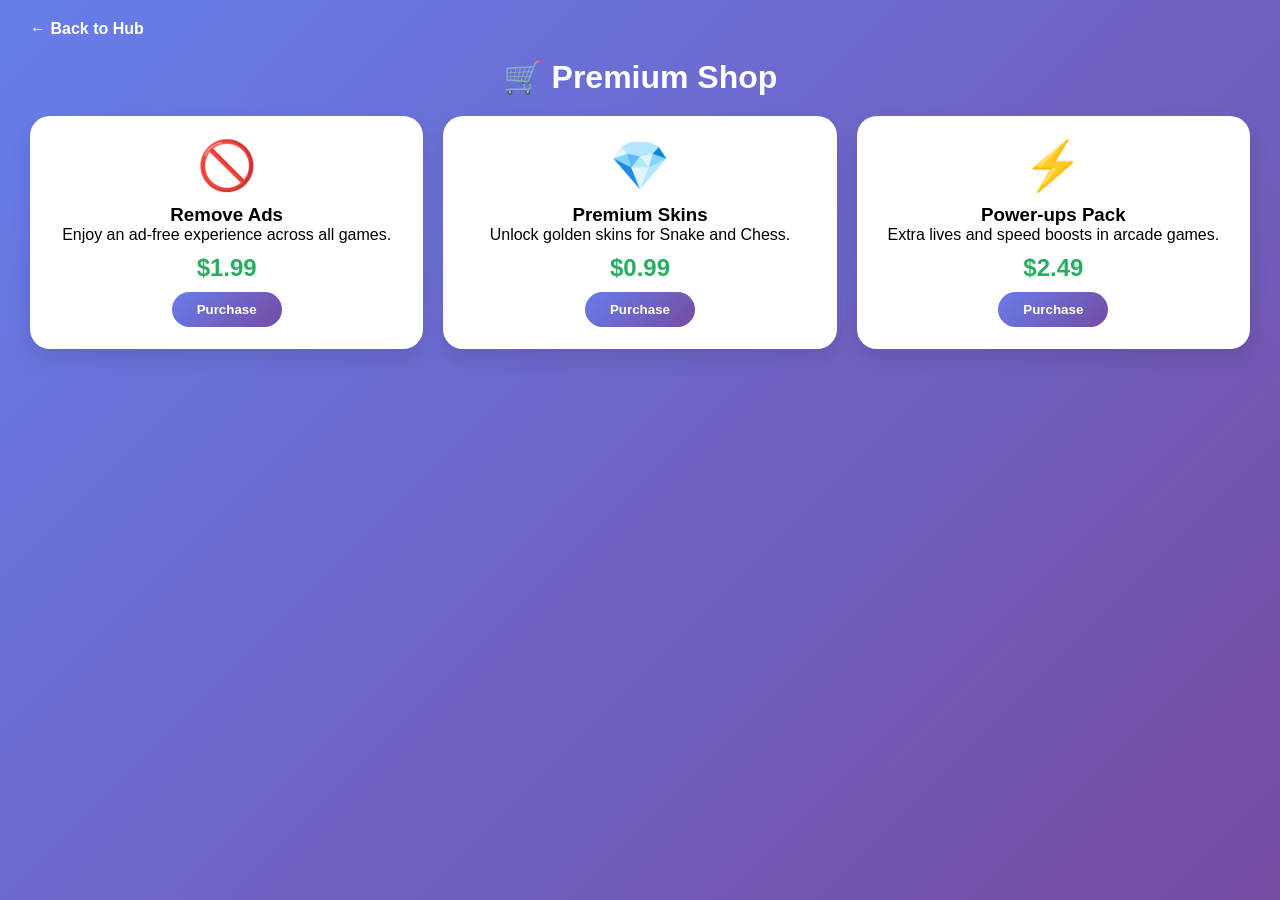
<file: shop.html>
<!DOCTYPE html>
<html lang="en">
<head>
    <meta charset="UTF-8">
    <meta name="viewport" content="width=device-width, initial-scale=1.0, user-scalable=no">
    <title>Game Shop - PlayCrazyGames</title>
    <link rel="stylesheet" href="style.css">
    <style>
        .shop-container {
            max-width: 1000px;
            margin: 0 auto;
            padding: 20px;
        }
        .shop-grid {
            display: grid;
            grid-template-columns: repeat(auto-fit, minmax(250px, 1fr));
            gap: 20px;
            margin-top: 20px;
        }
        .shop-item {
            background: white;
            border-radius: 20px;
            padding: 20px;
            text-align: center;
            box-shadow: 0 10px 20px rgba(0,0,0,0.1);
            border: 2px solid transparent;
            transition: all 0.3s;
        }
        .shop-item:hover {
            border-color: #667eea;
            transform: translateY(-5px);
        }
        .item-icon {
            font-size: 3rem;
            margin-bottom: 10px;
        }
        .item-price {
            font-size: 1.5rem;
            font-weight: bold;
            color: #27ae60;
            margin: 10px 0;
        }
        .buy-btn {
            background: linear-gradient(135deg, #667eea 0%, #764ba2 100%);
            color: white;
            border: none;
            padding: 10px 25px;
            border-radius: 20px;
            font-weight: bold;
            cursor: pointer;
        }
        .back-home {
            display: inline-block;
            margin-bottom: 20px;
            color: white;
            text-decoration: none;
            font-weight: bold;
        }
        /* Hide ads */
        .ad-container {
            display: none !important;
        }
    </style>
</head>
<body>
    <div class="container">
        <a href="index.html" class="back-home">← Back to Hub</a>
        <h1 style="color: white; text-align: center;">🛒 Premium Shop</h1>

        <div class="shop-grid">
            <div class="shop-item">
                <div class="item-icon">🚫</div>
                <h3>Remove Ads</h3>
                <p>Enjoy an ad-free experience across all games.</p>
                <div class="item-price">$1.99</div>
                <button class="buy-btn" onclick="buyItem('Remove Ads')">Purchase</button>
            </div>

            <div class="shop-item">
                <div class="item-icon">💎</div>
                <h3>Premium Skins</h3>
                <p>Unlock golden skins for Snake and Chess.</p>
                <div class="item-price">$0.99</div>
                <button class="buy-btn" onclick="buyItem('Premium Skins')">Purchase</button>
            </div>

            <div class="shop-item">
                <div class="item-icon">⚡</div>
                <h3>Power-ups Pack</h3>
                <p>Extra lives and speed boosts in arcade games.</p>
                <div class="item-price">$2.49</div>
                <button class="buy-btn" onclick="buyItem('Power-ups Pack')">Purchase</button>
            </div>
        </div>
    </div>

    <script>
        function buyItem(name) {
            if (typeof Android !== 'undefined' && Android.showToast) {
                Android.showToast("Purchasing " + name + "... (Coming Soon)");
            } else {
                alert("Purchasing " + name + "... (Feature coming to the App)");
            }
        }
    </script>
</body>
</html>
</file>
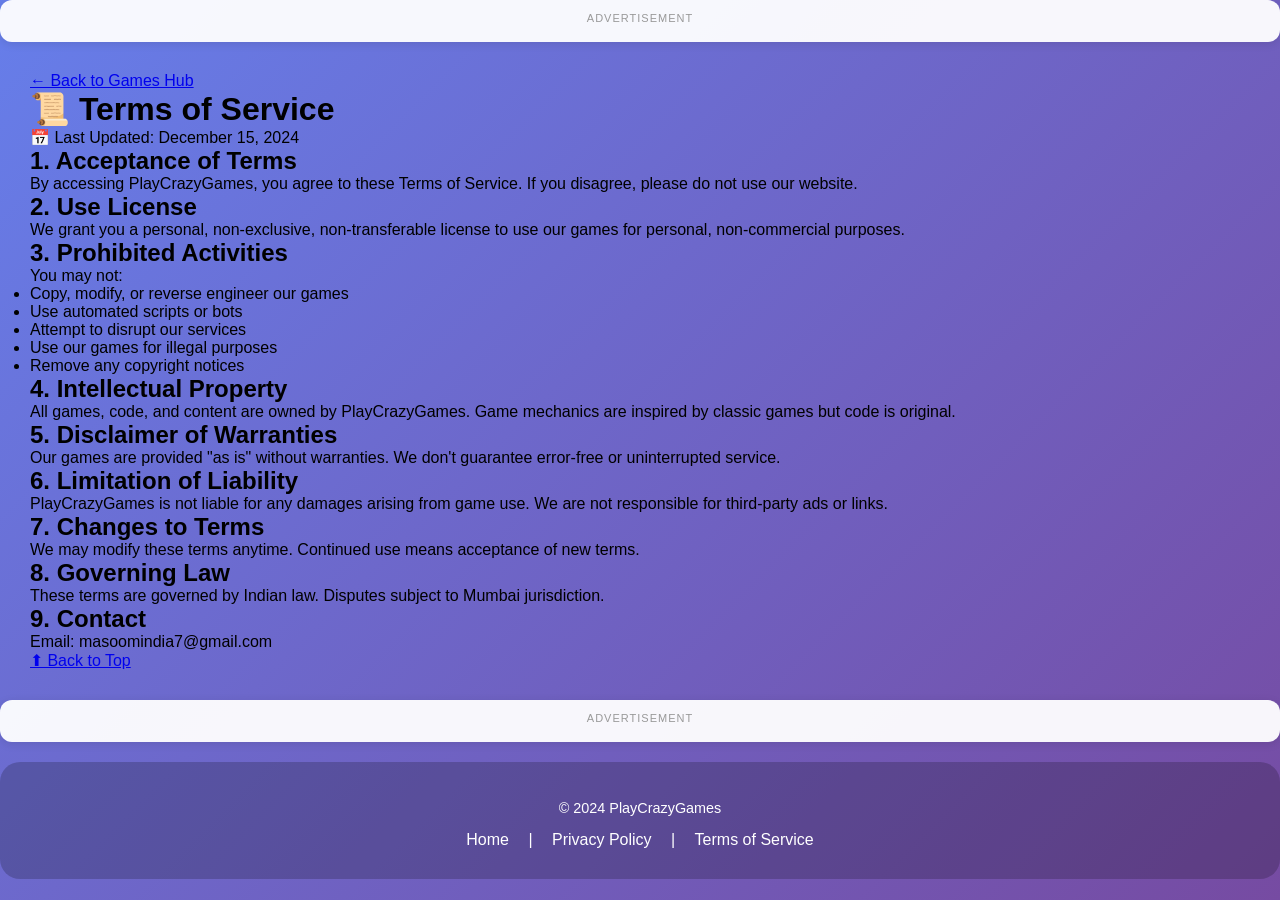
<file: terms-of-service.html>
<!DOCTYPE html>
<html lang="en">
<head>
    <meta charset="UTF-8">
    <meta name="viewport" content="width=device-width, initial-scale=1.0">
    <title>Terms of Service - PlayCrazyGames</title>
    <link rel="stylesheet" href="style.css">
    <script async src="https://pagead2.googlesyndication.com/pagead/js/adsbygoogle.js?client=ca-pub-9770610643444805" crossorigin="anonymous"></script>
</head>
<body>
    <div class="ad-container ad-top">
        <div class="ad-label">Advertisement</div>
        <ins class="adsbygoogle" style="display:block" data-ad-client="ca-pub-9770610643444805" data-ad-slot="4587389292" data-ad-format="auto" data-full-width-responsive="true"></ins>
        <script>(adsbygoogle = window.adsbygoogle || []).push({});</script>
    </div>

    <div class="container">
        <div class="privacy-container">
            <a href="index.html" class="back-home">← Back to Games Hub</a>
            <h1>📜 Terms of Service</h1>
            
            <div class="last-updated">📅 Last Updated: December 15, 2024</div>
            
            <h2>1. Acceptance of Terms</h2>
            <p>By accessing PlayCrazyGames, you agree to these Terms of Service. If you disagree, please do not use our website.</p>
            
            <h2>2. Use License</h2>
            <p>We grant you a personal, non-exclusive, non-transferable license to use our games for personal, non-commercial purposes.</p>
            
            <h2>3. Prohibited Activities</h2>
            <p>You may not:</p>
            <ul>
                <li>Copy, modify, or reverse engineer our games</li>
                <li>Use automated scripts or bots</li>
                <li>Attempt to disrupt our services</li>
                <li>Use our games for illegal purposes</li>
                <li>Remove any copyright notices</li>
            </ul>
            
            <h2>4. Intellectual Property</h2>
            <p>All games, code, and content are owned by PlayCrazyGames. Game mechanics are inspired by classic games but code is original.</p>
            
            <h2>5. Disclaimer of Warranties</h2>
            <p>Our games are provided "as is" without warranties. We don't guarantee error-free or uninterrupted service.</p>
            
            <h2>6. Limitation of Liability</h2>
            <p>PlayCrazyGames is not liable for any damages arising from game use. We are not responsible for third-party ads or links.</p>
            
            <h2>7. Changes to Terms</h2>
            <p>We may modify these terms anytime. Continued use means acceptance of new terms.</p>
            
            <h2>8. Governing Law</h2>
            <p>These terms are governed by Indian law. Disputes subject to Mumbai jurisdiction.</p>
            
            <h2>9. Contact</h2>
            <p>Email: masoomindia7@gmail.com</p>
            
            <a href="#" class="back-to-top">⬆ Back to Top</a>
        </div>
    </div>
    
    <div class="ad-container ad-bottom">
        <div class="ad-label">Advertisement</div>
        <ins class="adsbygoogle" style="display:block" data-ad-client="ca-pub-9770610643444805" data-ad-slot="4587389292" data-ad-format="auto" data-full-width-responsive="true"></ins>
        <script>(adsbygoogle = window.adsbygoogle || []).push({});</script>
    </div>
    
    <footer>
        <p>© 2024 PlayCrazyGames</p>
        <div class="footer-links">
            <a href="index.html">Home</a> |
            <a href="privacy-policy.html">Privacy Policy</a> |
            <a href="terms-of-service.html">Terms of Service</a>
        </div>
    </footer>
</body>
</html>
</file>
<file: style.css>
/* ========================================
   PLAYCRAZYGAMES - MAIN HUB STYLES
   Version: 2.0 (10 Games Collection)
   ======================================== */

/* ----- RESET & GLOBAL ----- */
* {
    margin: 0;
    padding: 0;
    box-sizing: border-box;
}

body {
    font-family: 'Segoe UI', Tahoma, Geneva, Verdana, sans-serif;
    background: linear-gradient(135deg, #667eea 0%, #764ba2 100%);
    min-height: 100vh;
    overflow-x: hidden;
}

/* ----- AD CONTAINERS ----- */
.ad-container {
    background: rgba(255, 255, 255, 0.95);
    text-align: center;
    padding: 12px;
    margin: 10px auto;
    border-radius: 12px;
    max-width: 1400px;
    box-shadow: 0 2px 10px rgba(0,0,0,0.1);
}

.ad-label {
    font-size: 11px;
    color: #999;
    margin-bottom: 6px;
    text-transform: uppercase;
    letter-spacing: 1px;
}

.ad-top {
    margin-top: 0;
    animation: slideDown 0.5s ease;
}

.ad-bottom {
    margin-bottom: 0;
    animation: slideUp 0.5s ease;
}

/* ----- MAIN CONTAINER ----- */
.container {
    max-width: 1400px;
    margin: 0 auto;
    padding: 20px 30px;
}

/* ----- HEADER SECTION ----- */
header {
    text-align: center;
    color: white;
    margin-bottom: 50px;
    animation: fadeInDown 0.8s ease;
}

header h1 {
    font-size: 3.5rem;
    margin-bottom: 10px;
    text-shadow: 3px 3px 6px rgba(0,0,0,0.3);
    background: linear-gradient(135deg, #fff, #ffd89b);
    -webkit-background-clip: text;
    -webkit-text-fill-color: transparent;
    background-clip: text;
    letter-spacing: 2px;
}

.tagline {
    font-size: 1.2rem;
    opacity: 0.95;
    margin-bottom: 25px;
    font-weight: 300;
}

/* ----- SEARCH BOX ----- */
.search-box {
    max-width: 450px;
    margin: 0 auto 20px;
    position: relative;
}

.search-box input {
    width: 100%;
    padding: 14px 20px;
    border: none;
    border-radius: 50px;
    font-size: 1rem;
    outline: none;
    box-shadow: 0 5px 20px rgba(0,0,0,0.2);
    transition: all 0.3s ease;
    background: white;
    color: #333;
}

.search-box input:focus {
    transform: scale(1.02);
    box-shadow: 0 8px 25px rgba(0,0,0,0.25);
}

.search-box input::placeholder {
    color: #999;
    font-style: italic;
}

/* Game Counter Badge */
.game-counter {
    display: inline-block;
    background: rgba(255,255,255,0.2);
    padding: 6px 15px;
    border-radius: 30px;
    font-size: 0.9rem;
    margin-top: 15px;
    backdrop-filter: blur(5px);
}

/* ----- GAMES GRID ----- */
.games-grid {
    display: grid;
    grid-template-columns: repeat(auto-fit, minmax(320px, 1fr));
    gap: 35px;
    padding: 20px 0 40px;
}

/* Game Cards */
.game-card {
    background: white;
    border-radius: 25px;
    padding: 30px 25px;
    text-align: center;
    transition: all 0.4s cubic-bezier(0.175, 0.885, 0.32, 1.275);
    cursor: pointer;
    position: relative;
    overflow: hidden;
    box-shadow: 0 10px 30px rgba(0,0,0,0.15);
    animation: fadeInUp 0.6s ease backwards;
}

.game-card:nth-child(1) { animation-delay: 0.05s; }
.game-card:nth-child(2) { animation-delay: 0.1s; }
.game-card:nth-child(3) { animation-delay: 0.15s; }
.game-card:nth-child(4) { animation-delay: 0.2s; }
.game-card:nth-child(5) { animation-delay: 0.25s; }
.game-card:nth-child(6) { animation-delay: 0.3s; }
.game-card:nth-child(7) { animation-delay: 0.35s; }
.game-card:nth-child(8) { animation-delay: 0.4s; }
.game-card:nth-child(9) { animation-delay: 0.45s; }
.game-card:nth-child(10) { animation-delay: 0.5s; }

.game-card::before {
    content: '';
    position: absolute;
    top: 0;
    left: -100%;
    width: 100%;
    height: 100%;
    background: linear-gradient(90deg, transparent, rgba(255,255,255,0.3), transparent);
    transition: left 0.5s;
}

.game-card:hover::before {
    left: 100%;
}

.game-card:hover {
    transform: translateY(-12px) scale(1.02);
    box-shadow: 0 20px 40px rgba(0,0,0,0.25);
}

/* Game Icons */
.game-icon {
    font-size: 4.5rem;
    margin-bottom: 20px;
    display: inline-block;
    transition: transform 0.3s ease;
}

.game-card:hover .game-icon {
    transform: scale(1.1) rotate(5deg);
}

/* Game Titles */
.game-card h2 {
    color: #333;
    margin-bottom: 12px;
    font-size: 1.8rem;
    font-weight: 700;
}

/* Game Descriptions */
.game-card p {
    color: #666;
    margin-bottom: 15px;
    line-height: 1.5;
    font-size: 0.95rem;
}

/* Game Stats (Rating & Plays) */
.game-stats {
    display: flex;
    justify-content: center;
    gap: 20px;
    margin-bottom: 20px;
    font-size: 0.85rem;
    color: #f39c12;
    font-weight: 600;
}

.game-stats span {
    background: #fef5e7;
    padding: 4px 10px;
    border-radius: 20px;
}

/* New Game Badge */
.game-card.new::after {
    content: 'NEW';
    position: absolute;
    top: 15px;
    right: 15px;
    background: linear-gradient(135deg, #ff6b6b, #ee5a24);
    color: white;
    padding: 4px 10px;
    border-radius: 20px;
    font-size: 0.7rem;
    font-weight: bold;
    animation: pulse 1.5s infinite;
}

/* Popular Game Badge */
.game-card.popular::after {
    content: '🔥 POPULAR';
    position: absolute;
    top: 15px;
    right: 15px;
    background: linear-gradient(135deg, #f39c12, #e67e22);
    color: white;
    padding: 4px 10px;
    border-radius: 20px;
    font-size: 0.7rem;
    font-weight: bold;
}

/* Play Button */
.play-btn {
    background: linear-gradient(135deg, #667eea 0%, #764ba2 100%);
    color: white;
    border: none;
    padding: 12px 35px;
    border-radius: 40px;
    font-size: 1rem;
    font-weight: 600;
    cursor: pointer;
    transition: all 0.3s ease;
    position: relative;
    overflow: hidden;
}

.play-btn::before {
    content: '→';
    position: absolute;
    right: -20px;
    top: 50%;
    transform: translateY(-50%);
    transition: right 0.3s ease;
}

.play-btn:hover {
    padding-right: 45px;
    transform: scale(1.05);
    box-shadow: 0 5px 20px rgba(102, 126, 234, 0.4);
}

.play-btn:hover::before {
    right: 20px;
}

/* ----- FEATURES SECTION ----- */
.features {
    background: rgba(255,255,255,0.95);
    border-radius: 30px;
    padding: 40px 30px;
    margin: 40px 0;
    text-align: center;
    box-shadow: 0 10px 30px rgba(0,0,0,0.1);
}

.features h3 {
    color: #333;
    margin-bottom: 25px;
    font-size: 1.8rem;
    font-weight: 700;
}

.features-grid {
    display: flex;
    justify-content: center;
    gap: 30px;
    flex-wrap: wrap;
}

.feature {
    padding: 12px 25px;
    background: linear-gradient(135deg, #667eea 0%, #764ba2 100%);
    color: white;
    border-radius: 40px;
    font-weight: 600;
    transition: transform 0.3s ease;
}

.feature:hover {
    transform: translateY(-3px);
}

/* ----- TESTIMONIALS SECTION (Optional) ----- */
.testimonials {
    background: rgba(255,255,255,0.9);
    border-radius: 30px;
    padding: 40px 30px;
    margin: 40px 0;
    text-align: center;
}

.testimonials h3 {
    color: #333;
    margin-bottom: 30px;
    font-size: 1.8rem;
}

.testimonial-grid {
    display: grid;
    grid-template-columns: repeat(auto-fit, minmax(250px, 1fr));
    gap: 25px;
}

.testimonial {
    background: white;
    padding: 20px;
    border-radius: 20px;
    box-shadow: 0 5px 15px rgba(0,0,0,0.1);
}

.testimonial-text {
    font-style: italic;
    color: #555;
    margin-bottom: 15px;
}

.testimonial-author {
    font-weight: bold;
    color: #667eea;
}

/* ----- FOOTER ----- */
footer {
    text-align: center;
    color: white;
    padding: 30px 20px;
    background: rgba(0,0,0,0.2);
    margin-top: 20px;
    border-radius: 20px;
}

footer p {
    margin: 8px 0;
    font-size: 0.9rem;
}

.footer-links {
    margin-top: 15px;
}

.footer-links a {
    color: white;
    text-decoration: none;
    margin: 0 15px;
    transition: opacity 0.3s;
}

.footer-links a:hover {
    opacity: 0.8;
    text-decoration: underline;
}

/* ----- ANIMATIONS ----- */
@keyframes fadeInDown {
    from {
        opacity: 0;
        transform: translateY(-40px);
    }
    to {
        opacity: 1;
        transform: translateY(0);
    }
}

@keyframes fadeInUp {
    from {
        opacity: 0;
        transform: translateY(40px);
    }
    to {
        opacity: 1;
        transform: translateY(0);
    }
}

@keyframes slideDown {
    from {
        opacity: 0;
        transform: translateY(-100%);
    }
    to {
        opacity: 1;
        transform: translateY(0);
    }
}

@keyframes slideUp {
    from {
        opacity: 0;
        transform: translateY(100%);
    }
    to {
        opacity: 1;
        transform: translateY(0);
    }
}

@keyframes pulse {
    0%, 100% {
        transform: scale(1);
    }
    50% {
        transform: scale(1.05);
    }
}

@keyframes shake {
    0%, 100% { transform: translateX(0); }
    25% { transform: translateX(-5px); }
    75% { transform: translateX(5px); }
}

/* Loading Spinner */
.loading {
    display: inline-block;
    width: 40px;
    height: 40px;
    border: 4px solid #f3f3f3;
    border-top: 4px solid #667eea;
    border-radius: 50%;
    animation: spin 1s linear infinite;
}

@keyframes spin {
    0% { transform: rotate(0deg); }
    100% { transform: rotate(360deg); }
}

/* ----- RESPONSIVE DESIGN ----- */
/* Tablet */
@media (max-width: 1024px) {
    .container {
        padding: 15px 20px;
    }
    
    header h1 {
        font-size: 2.8rem;
    }
    
    .games-grid {
        gap: 25px;
    }
}

/* Mobile Landscape */
@media (max-width: 768px) {
    header h1 {
        font-size: 2rem;
    }
    
    .tagline {
        font-size: 1rem;
    }
    
    .games-grid {
        grid-template-columns: 1fr;
        gap: 20px;
    }
    
    .game-card {
        padding: 20px;
    }
    
    .game-icon {
        font-size: 3.5rem;
    }
    
    .game-card h2 {
        font-size: 1.5rem;
    }
    
    .features-grid {
        gap: 15px;
    }
    
    .feature {
        padding: 8px 18px;
        font-size: 0.85rem;
    }
    
    .footer-links a {
        margin: 0 10px;
        font-size: 0.8rem;
    }
}

/* Mobile Portrait */
@media (max-width: 480px) {
    .container {
        padding: 10px 15px;
    }
    
    header {
        margin-bottom: 30px;
    }
    
    header h1 {
        font-size: 1.8rem;
    }
    
    .tagline {
        font-size: 0.9rem;
    }
    
    .search-box input {
        padding: 10px 15px;
        font-size: 0.9rem;
    }
    
    .game-card {
        padding: 18px;
    }
    
    .game-stats {
        font-size: 0.75rem;
        gap: 12px;
    }
    
    .play-btn {
        padding: 10px 25px;
        font-size: 0.9rem;
    }
    
    .features h3 {
        font-size: 1.4rem;
    }
    
    .testimonial-grid {
        grid-template-columns: 1fr;
    }
}

/* Dark Mode Support */
@media (prefers-color-scheme: dark) {
    .game-card {
        background: #2d2d2d;
    }
    
    .game-card h2 {
        color: #eee;
    }
    
    .game-card p {
        color: #bbb;
    }
    
    .features {
        background: rgba(0,0,0,0.7);
    }
    
    .features h3 {
        color: #fff;
    }
    
    .testimonials {
        background: rgba(0,0,0,0.6);
    }
    
    .testimonials h3 {
        color: #fff;
    }
    
    .testimonial {
        background: #2d2d2d;
    }
    
    .testimonial-text {
        color: #ccc;
    }
}

/* Print Styles */
@media print {
    .ad-container, .controls, .play-btn, .search-box {
        display: none;
    }
    
    body {
        background: white;
    }
    
    .game-card {
        break-inside: avoid;
        box-shadow: none;
        border: 1px solid #ccc;
    }
}

/* Scrollbar Styling */
::-webkit-scrollbar {
    width: 10px;
}

::-webkit-scrollbar-track {
    background: #f1f1f1;
    border-radius: 10px;
}

::-webkit-scrollbar-thumb {
    background: linear-gradient(135deg, #667eea 0%, #764ba2 100%);
    border-radius: 10px;
}

::-webkit-scrollbar-thumb:hover {
    background: linear-gradient(135deg, #764ba2 0%, #667eea 100%);
}

/* Utility Classes */
.text-center { text-align: center; }
.mt-20 { margin-top: 20px; }
.mb-20 { margin-bottom: 20px; }
.hidden { display: none; }
.visible { display: block; }

/* Tooltip */
[data-tooltip] {
    position: relative;
    cursor: help;
}

[data-tooltip]:before {
    content: attr(data-tooltip);
    position: absolute;
    bottom: 100%;
    left: 50%;
    transform: translateX(-50%);
    padding: 5px 10px;
    background: #333;
    color: white;
    border-radius: 5px;
    font-size: 0.8rem;
    white-space: nowrap;
    opacity: 0;
    pointer-events: none;
    transition: opacity 0.3s;
}

[data-tooltip]:hover:before {
    opacity: 1;
}

/* Confetti Animation for Win */
.confetti {
    position: fixed;
    width: 10px;
    height: 10px;
    background: #f00;
    position: absolute;
    animation: confetti-fall 3s linear forwards;
}

@keyframes confetti-fall {
    to {
        transform: translateY(100vh) rotate(360deg);
        opacity: 0;
    }
}

/* Glow Effect for Cards on Hover */
.game-card:hover {
    box-shadow: 0 20px 40px rgba(0,0,0,0.3), 0 0 20px rgba(102, 126, 234, 0.5);
}

/* Category Tags */
.category-tag {
    display: inline-block;
    background: #e0e0e0;
    padding: 3px 10px;
    border-radius: 15px;
    font-size: 0.7rem;
    margin: 5px;
    color: #666;
}

/* Responsive Typography */
@media (max-width: 768px) {
    html {
        font-size: 14px;
    }
}

@media (max-width: 480px) {
    html {
        font-size: 12px;
    }
}
</file>
